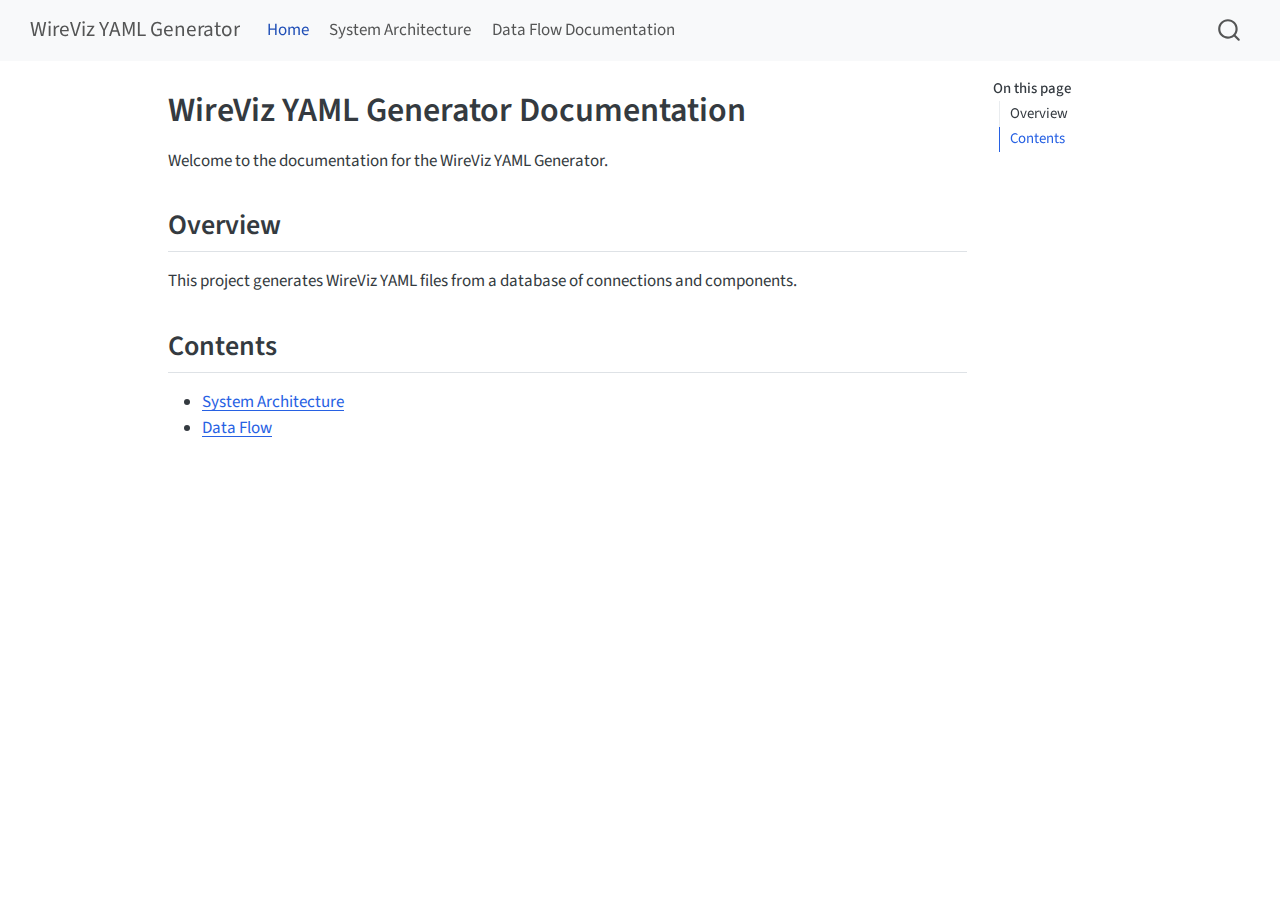
<file: index.html>
<!DOCTYPE html>
<html xmlns="http://www.w3.org/1999/xhtml" lang="en" xml:lang="en"><head>

<meta charset="utf-8">
<meta name="generator" content="quarto-1.8.27">

<meta name="viewport" content="width=device-width, initial-scale=1.0, user-scalable=yes">


<title>WireViz YAML Generator Documentation – WireViz YAML Generator</title>
<style>
code{white-space: pre-wrap;}
span.smallcaps{font-variant: small-caps;}
div.columns{display: flex; gap: min(4vw, 1.5em);}
div.column{flex: auto; overflow-x: auto;}
div.hanging-indent{margin-left: 1.5em; text-indent: -1.5em;}
ul.task-list{list-style: none;}
ul.task-list li input[type="checkbox"] {
  width: 0.8em;
  margin: 0 0.8em 0.2em -1em; /* quarto-specific, see https://github.com/quarto-dev/quarto-cli/issues/4556 */ 
  vertical-align: middle;
}
</style>


<script src="site_libs/quarto-nav/quarto-nav.js"></script>
<script src="site_libs/quarto-nav/headroom.min.js"></script>
<script src="site_libs/clipboard/clipboard.min.js"></script>
<script src="site_libs/quarto-search/autocomplete.umd.js"></script>
<script src="site_libs/quarto-search/fuse.min.js"></script>
<script src="site_libs/quarto-search/quarto-search.js"></script>
<meta name="quarto:offset" content="./">
<script src="site_libs/quarto-html/quarto.js" type="module"></script>
<script src="site_libs/quarto-html/tabsets/tabsets.js" type="module"></script>
<script src="site_libs/quarto-html/axe/axe-check.js" type="module"></script>
<script src="site_libs/quarto-html/popper.min.js"></script>
<script src="site_libs/quarto-html/tippy.umd.min.js"></script>
<script src="site_libs/quarto-html/anchor.min.js"></script>
<link href="site_libs/quarto-html/tippy.css" rel="stylesheet">
<link href="site_libs/quarto-html/quarto-syntax-highlighting-ed96de9b727972fe78a7b5d16c58bf87.css" rel="stylesheet" id="quarto-text-highlighting-styles">
<script src="site_libs/bootstrap/bootstrap.min.js"></script>
<link href="site_libs/bootstrap/bootstrap-icons.css" rel="stylesheet">
<link href="site_libs/bootstrap/bootstrap-355c415dd6b9922ddaf04a2341011fe1.min.css" rel="stylesheet" append-hash="true" id="quarto-bootstrap" data-mode="light">
<script id="quarto-search-options" type="application/json">{
  "location": "navbar",
  "copy-button": false,
  "collapse-after": 3,
  "panel-placement": "end",
  "type": "overlay",
  "limit": 50,
  "keyboard-shortcut": [
    "f",
    "/",
    "s"
  ],
  "show-item-context": false,
  "language": {
    "search-no-results-text": "No results",
    "search-matching-documents-text": "matching documents",
    "search-copy-link-title": "Copy link to search",
    "search-hide-matches-text": "Hide additional matches",
    "search-more-match-text": "more match in this document",
    "search-more-matches-text": "more matches in this document",
    "search-clear-button-title": "Clear",
    "search-text-placeholder": "",
    "search-detached-cancel-button-title": "Cancel",
    "search-submit-button-title": "Submit",
    "search-label": "Search"
  }
}</script>


<link rel="stylesheet" href="styles.css">
</head>

<body class="nav-fixed quarto-light">

<div id="quarto-search-results"></div>
  <header id="quarto-header" class="headroom fixed-top">
    <nav class="navbar navbar-expand-lg " data-bs-theme="dark">
      <div class="navbar-container container-fluid">
      <div class="navbar-brand-container mx-auto">
    <a class="navbar-brand" href="./index.html">
    <span class="navbar-title">WireViz YAML Generator</span>
    </a>
  </div>
            <div id="quarto-search" class="" title="Search"></div>
          <button class="navbar-toggler" type="button" data-bs-toggle="collapse" data-bs-target="#navbarCollapse" aria-controls="navbarCollapse" role="menu" aria-expanded="false" aria-label="Toggle navigation" onclick="if (window.quartoToggleHeadroom) { window.quartoToggleHeadroom(); }">
  <span class="navbar-toggler-icon"></span>
</button>
          <div class="collapse navbar-collapse" id="navbarCollapse">
            <ul class="navbar-nav navbar-nav-scroll me-auto">
  <li class="nav-item">
    <a class="nav-link active" href="./index.html" aria-current="page"> 
<span class="menu-text">Home</span></a>
  </li>  
  <li class="nav-item">
    <a class="nav-link" href="./system_architecture.html"> 
<span class="menu-text">System Architecture</span></a>
  </li>  
  <li class="nav-item">
    <a class="nav-link" href="./data_flow.html"> 
<span class="menu-text">Data Flow Documentation</span></a>
  </li>  
</ul>
          </div> <!-- /navcollapse -->
            <div class="quarto-navbar-tools">
</div>
      </div> <!-- /container-fluid -->
    </nav>
</header>
<!-- content -->
<div id="quarto-content" class="quarto-container page-columns page-rows-contents page-layout-article page-navbar">
<!-- sidebar -->
<!-- margin-sidebar -->
    <div id="quarto-margin-sidebar" class="sidebar margin-sidebar">
        <nav id="TOC" role="doc-toc" class="toc-active">
    <h2 id="toc-title">On this page</h2>
   
  <ul>
  <li><a href="#overview" id="toc-overview" class="nav-link active" data-scroll-target="#overview">Overview</a></li>
  <li><a href="#contents" id="toc-contents" class="nav-link" data-scroll-target="#contents">Contents</a></li>
  </ul>
</nav>
    </div>
<!-- main -->
<main class="content" id="quarto-document-content">

<header id="title-block-header" class="quarto-title-block default">
<div class="quarto-title">
<h1 class="title">WireViz YAML Generator Documentation</h1>
</div>



<div class="quarto-title-meta">

    
  
    
  </div>
  


</header>


<p>Welcome to the documentation for the WireViz YAML Generator.</p>
<section id="overview" class="level2">
<h2 class="anchored" data-anchor-id="overview">Overview</h2>
<p>This project generates WireViz YAML files from a database of connections and components.</p>
</section>
<section id="contents" class="level2">
<h2 class="anchored" data-anchor-id="contents">Contents</h2>
<ul>
<li><a href="./system_architecture.html">System Architecture</a></li>
<li><a href="./data_flow.html">Data Flow</a></li>
</ul>


</section>

</main> <!-- /main -->
<script id="quarto-html-after-body" type="application/javascript">
  window.document.addEventListener("DOMContentLoaded", function (event) {
    const icon = "";
    const anchorJS = new window.AnchorJS();
    anchorJS.options = {
      placement: 'right',
      icon: icon
    };
    anchorJS.add('.anchored');
    const isCodeAnnotation = (el) => {
      for (const clz of el.classList) {
        if (clz.startsWith('code-annotation-')) {                     
          return true;
        }
      }
      return false;
    }
    const onCopySuccess = function(e) {
      // button target
      const button = e.trigger;
      // don't keep focus
      button.blur();
      // flash "checked"
      button.classList.add('code-copy-button-checked');
      var currentTitle = button.getAttribute("title");
      button.setAttribute("title", "Copied!");
      let tooltip;
      if (window.bootstrap) {
        button.setAttribute("data-bs-toggle", "tooltip");
        button.setAttribute("data-bs-placement", "left");
        button.setAttribute("data-bs-title", "Copied!");
        tooltip = new bootstrap.Tooltip(button, 
          { trigger: "manual", 
            customClass: "code-copy-button-tooltip",
            offset: [0, -8]});
        tooltip.show();    
      }
      setTimeout(function() {
        if (tooltip) {
          tooltip.hide();
          button.removeAttribute("data-bs-title");
          button.removeAttribute("data-bs-toggle");
          button.removeAttribute("data-bs-placement");
        }
        button.setAttribute("title", currentTitle);
        button.classList.remove('code-copy-button-checked');
      }, 1000);
      // clear code selection
      e.clearSelection();
    }
    const getTextToCopy = function(trigger) {
      const outerScaffold = trigger.parentElement.cloneNode(true);
      const codeEl = outerScaffold.querySelector('code');
      for (const childEl of codeEl.children) {
        if (isCodeAnnotation(childEl)) {
          childEl.remove();
        }
      }
      return codeEl.innerText;
    }
    const clipboard = new window.ClipboardJS('.code-copy-button:not([data-in-quarto-modal])', {
      text: getTextToCopy
    });
    clipboard.on('success', onCopySuccess);
    if (window.document.getElementById('quarto-embedded-source-code-modal')) {
      const clipboardModal = new window.ClipboardJS('.code-copy-button[data-in-quarto-modal]', {
        text: getTextToCopy,
        container: window.document.getElementById('quarto-embedded-source-code-modal')
      });
      clipboardModal.on('success', onCopySuccess);
    }
      var localhostRegex = new RegExp(/^(?:http|https):\/\/localhost\:?[0-9]*\//);
      var mailtoRegex = new RegExp(/^mailto:/);
        var filterRegex = new RegExp("https:\/\/OleJBondahl\.github\.io\/wireviz_yaml_generator\/");
      var isInternal = (href) => {
          return filterRegex.test(href) || localhostRegex.test(href) || mailtoRegex.test(href);
      }
      // Inspect non-navigation links and adorn them if external
     var links = window.document.querySelectorAll('a[href]:not(.nav-link):not(.navbar-brand):not(.toc-action):not(.sidebar-link):not(.sidebar-item-toggle):not(.pagination-link):not(.no-external):not([aria-hidden]):not(.dropdown-item):not(.quarto-navigation-tool):not(.about-link)');
      for (var i=0; i<links.length; i++) {
        const link = links[i];
        if (!isInternal(link.href)) {
          // undo the damage that might have been done by quarto-nav.js in the case of
          // links that we want to consider external
          if (link.dataset.originalHref !== undefined) {
            link.href = link.dataset.originalHref;
          }
        }
      }
    function tippyHover(el, contentFn, onTriggerFn, onUntriggerFn) {
      const config = {
        allowHTML: true,
        maxWidth: 500,
        delay: 100,
        arrow: false,
        appendTo: function(el) {
            return el.parentElement;
        },
        interactive: true,
        interactiveBorder: 10,
        theme: 'quarto',
        placement: 'bottom-start',
      };
      if (contentFn) {
        config.content = contentFn;
      }
      if (onTriggerFn) {
        config.onTrigger = onTriggerFn;
      }
      if (onUntriggerFn) {
        config.onUntrigger = onUntriggerFn;
      }
      window.tippy(el, config); 
    }
    const noterefs = window.document.querySelectorAll('a[role="doc-noteref"]');
    for (var i=0; i<noterefs.length; i++) {
      const ref = noterefs[i];
      tippyHover(ref, function() {
        // use id or data attribute instead here
        let href = ref.getAttribute('data-footnote-href') || ref.getAttribute('href');
        try { href = new URL(href).hash; } catch {}
        const id = href.replace(/^#\/?/, "");
        const note = window.document.getElementById(id);
        if (note) {
          return note.innerHTML;
        } else {
          return "";
        }
      });
    }
    const xrefs = window.document.querySelectorAll('a.quarto-xref');
    const processXRef = (id, note) => {
      // Strip column container classes
      const stripColumnClz = (el) => {
        el.classList.remove("page-full", "page-columns");
        if (el.children) {
          for (const child of el.children) {
            stripColumnClz(child);
          }
        }
      }
      stripColumnClz(note)
      if (id === null || id.startsWith('sec-')) {
        // Special case sections, only their first couple elements
        const container = document.createElement("div");
        if (note.children && note.children.length > 2) {
          container.appendChild(note.children[0].cloneNode(true));
          for (let i = 1; i < note.children.length; i++) {
            const child = note.children[i];
            if (child.tagName === "P" && child.innerText === "") {
              continue;
            } else {
              container.appendChild(child.cloneNode(true));
              break;
            }
          }
          if (window.Quarto?.typesetMath) {
            window.Quarto.typesetMath(container);
          }
          return container.innerHTML
        } else {
          if (window.Quarto?.typesetMath) {
            window.Quarto.typesetMath(note);
          }
          return note.innerHTML;
        }
      } else {
        // Remove any anchor links if they are present
        const anchorLink = note.querySelector('a.anchorjs-link');
        if (anchorLink) {
          anchorLink.remove();
        }
        if (window.Quarto?.typesetMath) {
          window.Quarto.typesetMath(note);
        }
        if (note.classList.contains("callout")) {
          return note.outerHTML;
        } else {
          return note.innerHTML;
        }
      }
    }
    for (var i=0; i<xrefs.length; i++) {
      const xref = xrefs[i];
      tippyHover(xref, undefined, function(instance) {
        instance.disable();
        let url = xref.getAttribute('href');
        let hash = undefined; 
        if (url.startsWith('#')) {
          hash = url;
        } else {
          try { hash = new URL(url).hash; } catch {}
        }
        if (hash) {
          const id = hash.replace(/^#\/?/, "");
          const note = window.document.getElementById(id);
          if (note !== null) {
            try {
              const html = processXRef(id, note.cloneNode(true));
              instance.setContent(html);
            } finally {
              instance.enable();
              instance.show();
            }
          } else {
            // See if we can fetch this
            fetch(url.split('#')[0])
            .then(res => res.text())
            .then(html => {
              const parser = new DOMParser();
              const htmlDoc = parser.parseFromString(html, "text/html");
              const note = htmlDoc.getElementById(id);
              if (note !== null) {
                const html = processXRef(id, note);
                instance.setContent(html);
              } 
            }).finally(() => {
              instance.enable();
              instance.show();
            });
          }
        } else {
          // See if we can fetch a full url (with no hash to target)
          // This is a special case and we should probably do some content thinning / targeting
          fetch(url)
          .then(res => res.text())
          .then(html => {
            const parser = new DOMParser();
            const htmlDoc = parser.parseFromString(html, "text/html");
            const note = htmlDoc.querySelector('main.content');
            if (note !== null) {
              // This should only happen for chapter cross references
              // (since there is no id in the URL)
              // remove the first header
              if (note.children.length > 0 && note.children[0].tagName === "HEADER") {
                note.children[0].remove();
              }
              const html = processXRef(null, note);
              instance.setContent(html);
            } 
          }).finally(() => {
            instance.enable();
            instance.show();
          });
        }
      }, function(instance) {
      });
    }
        let selectedAnnoteEl;
        const selectorForAnnotation = ( cell, annotation) => {
          let cellAttr = 'data-code-cell="' + cell + '"';
          let lineAttr = 'data-code-annotation="' +  annotation + '"';
          const selector = 'span[' + cellAttr + '][' + lineAttr + ']';
          return selector;
        }
        const selectCodeLines = (annoteEl) => {
          const doc = window.document;
          const targetCell = annoteEl.getAttribute("data-target-cell");
          const targetAnnotation = annoteEl.getAttribute("data-target-annotation");
          const annoteSpan = window.document.querySelector(selectorForAnnotation(targetCell, targetAnnotation));
          const lines = annoteSpan.getAttribute("data-code-lines").split(",");
          const lineIds = lines.map((line) => {
            return targetCell + "-" + line;
          })
          let top = null;
          let height = null;
          let parent = null;
          if (lineIds.length > 0) {
              //compute the position of the single el (top and bottom and make a div)
              const el = window.document.getElementById(lineIds[0]);
              top = el.offsetTop;
              height = el.offsetHeight;
              parent = el.parentElement.parentElement;
            if (lineIds.length > 1) {
              const lastEl = window.document.getElementById(lineIds[lineIds.length - 1]);
              const bottom = lastEl.offsetTop + lastEl.offsetHeight;
              height = bottom - top;
            }
            if (top !== null && height !== null && parent !== null) {
              // cook up a div (if necessary) and position it 
              let div = window.document.getElementById("code-annotation-line-highlight");
              if (div === null) {
                div = window.document.createElement("div");
                div.setAttribute("id", "code-annotation-line-highlight");
                div.style.position = 'absolute';
                parent.appendChild(div);
              }
              div.style.top = top - 2 + "px";
              div.style.height = height + 4 + "px";
              div.style.left = 0;
              let gutterDiv = window.document.getElementById("code-annotation-line-highlight-gutter");
              if (gutterDiv === null) {
                gutterDiv = window.document.createElement("div");
                gutterDiv.setAttribute("id", "code-annotation-line-highlight-gutter");
                gutterDiv.style.position = 'absolute';
                const codeCell = window.document.getElementById(targetCell);
                const gutter = codeCell.querySelector('.code-annotation-gutter');
                gutter.appendChild(gutterDiv);
              }
              gutterDiv.style.top = top - 2 + "px";
              gutterDiv.style.height = height + 4 + "px";
            }
            selectedAnnoteEl = annoteEl;
          }
        };
        const unselectCodeLines = () => {
          const elementsIds = ["code-annotation-line-highlight", "code-annotation-line-highlight-gutter"];
          elementsIds.forEach((elId) => {
            const div = window.document.getElementById(elId);
            if (div) {
              div.remove();
            }
          });
          selectedAnnoteEl = undefined;
        };
          // Handle positioning of the toggle
      window.addEventListener(
        "resize",
        throttle(() => {
          elRect = undefined;
          if (selectedAnnoteEl) {
            selectCodeLines(selectedAnnoteEl);
          }
        }, 10)
      );
      function throttle(fn, ms) {
      let throttle = false;
      let timer;
        return (...args) => {
          if(!throttle) { // first call gets through
              fn.apply(this, args);
              throttle = true;
          } else { // all the others get throttled
              if(timer) clearTimeout(timer); // cancel #2
              timer = setTimeout(() => {
                fn.apply(this, args);
                timer = throttle = false;
              }, ms);
          }
        };
      }
        // Attach click handler to the DT
        const annoteDls = window.document.querySelectorAll('dt[data-target-cell]');
        for (const annoteDlNode of annoteDls) {
          annoteDlNode.addEventListener('click', (event) => {
            const clickedEl = event.target;
            if (clickedEl !== selectedAnnoteEl) {
              unselectCodeLines();
              const activeEl = window.document.querySelector('dt[data-target-cell].code-annotation-active');
              if (activeEl) {
                activeEl.classList.remove('code-annotation-active');
              }
              selectCodeLines(clickedEl);
              clickedEl.classList.add('code-annotation-active');
            } else {
              // Unselect the line
              unselectCodeLines();
              clickedEl.classList.remove('code-annotation-active');
            }
          });
        }
    const findCites = (el) => {
      const parentEl = el.parentElement;
      if (parentEl) {
        const cites = parentEl.dataset.cites;
        if (cites) {
          return {
            el,
            cites: cites.split(' ')
          };
        } else {
          return findCites(el.parentElement)
        }
      } else {
        return undefined;
      }
    };
    var bibliorefs = window.document.querySelectorAll('a[role="doc-biblioref"]');
    for (var i=0; i<bibliorefs.length; i++) {
      const ref = bibliorefs[i];
      const citeInfo = findCites(ref);
      if (citeInfo) {
        tippyHover(citeInfo.el, function() {
          var popup = window.document.createElement('div');
          citeInfo.cites.forEach(function(cite) {
            var citeDiv = window.document.createElement('div');
            citeDiv.classList.add('hanging-indent');
            citeDiv.classList.add('csl-entry');
            var biblioDiv = window.document.getElementById('ref-' + cite);
            if (biblioDiv) {
              citeDiv.innerHTML = biblioDiv.innerHTML;
            }
            popup.appendChild(citeDiv);
          });
          return popup.innerHTML;
        });
      }
    }
  });
  </script>
</div> <!-- /content -->




</body></html>
</file>
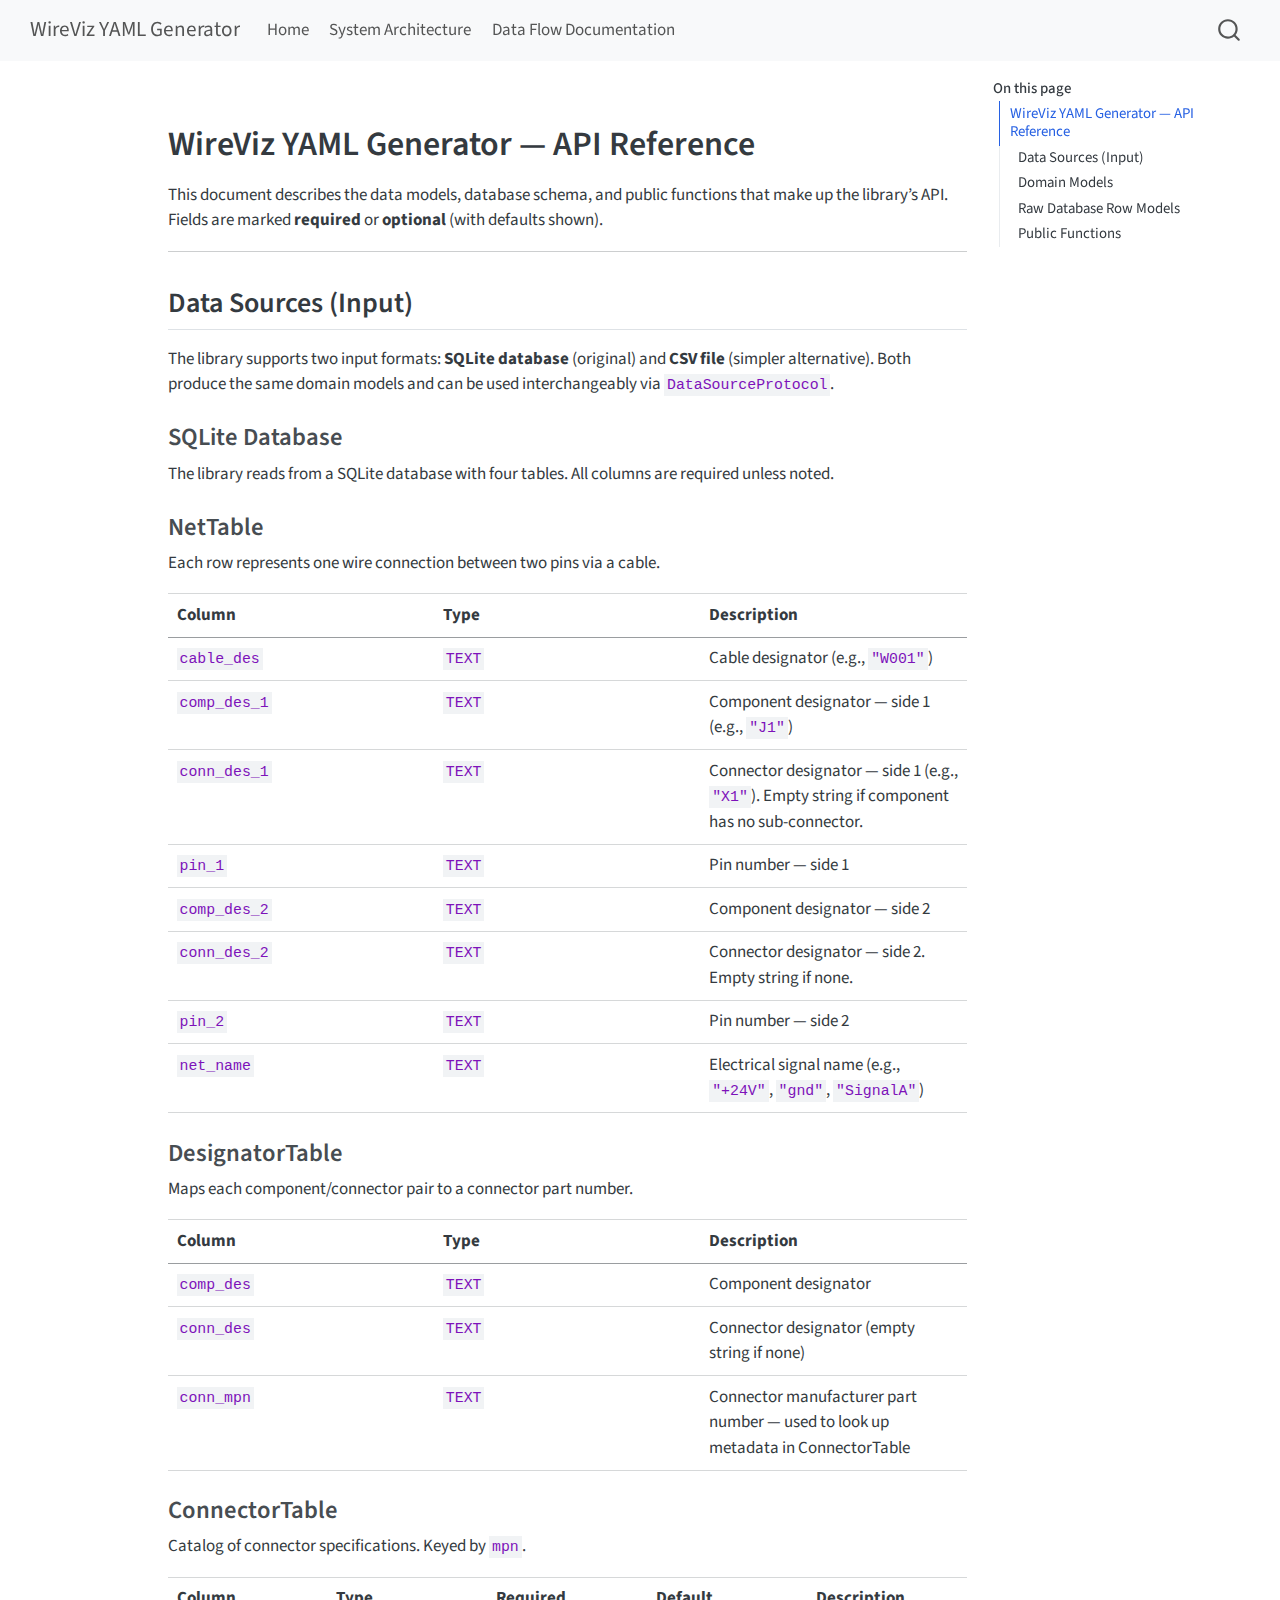
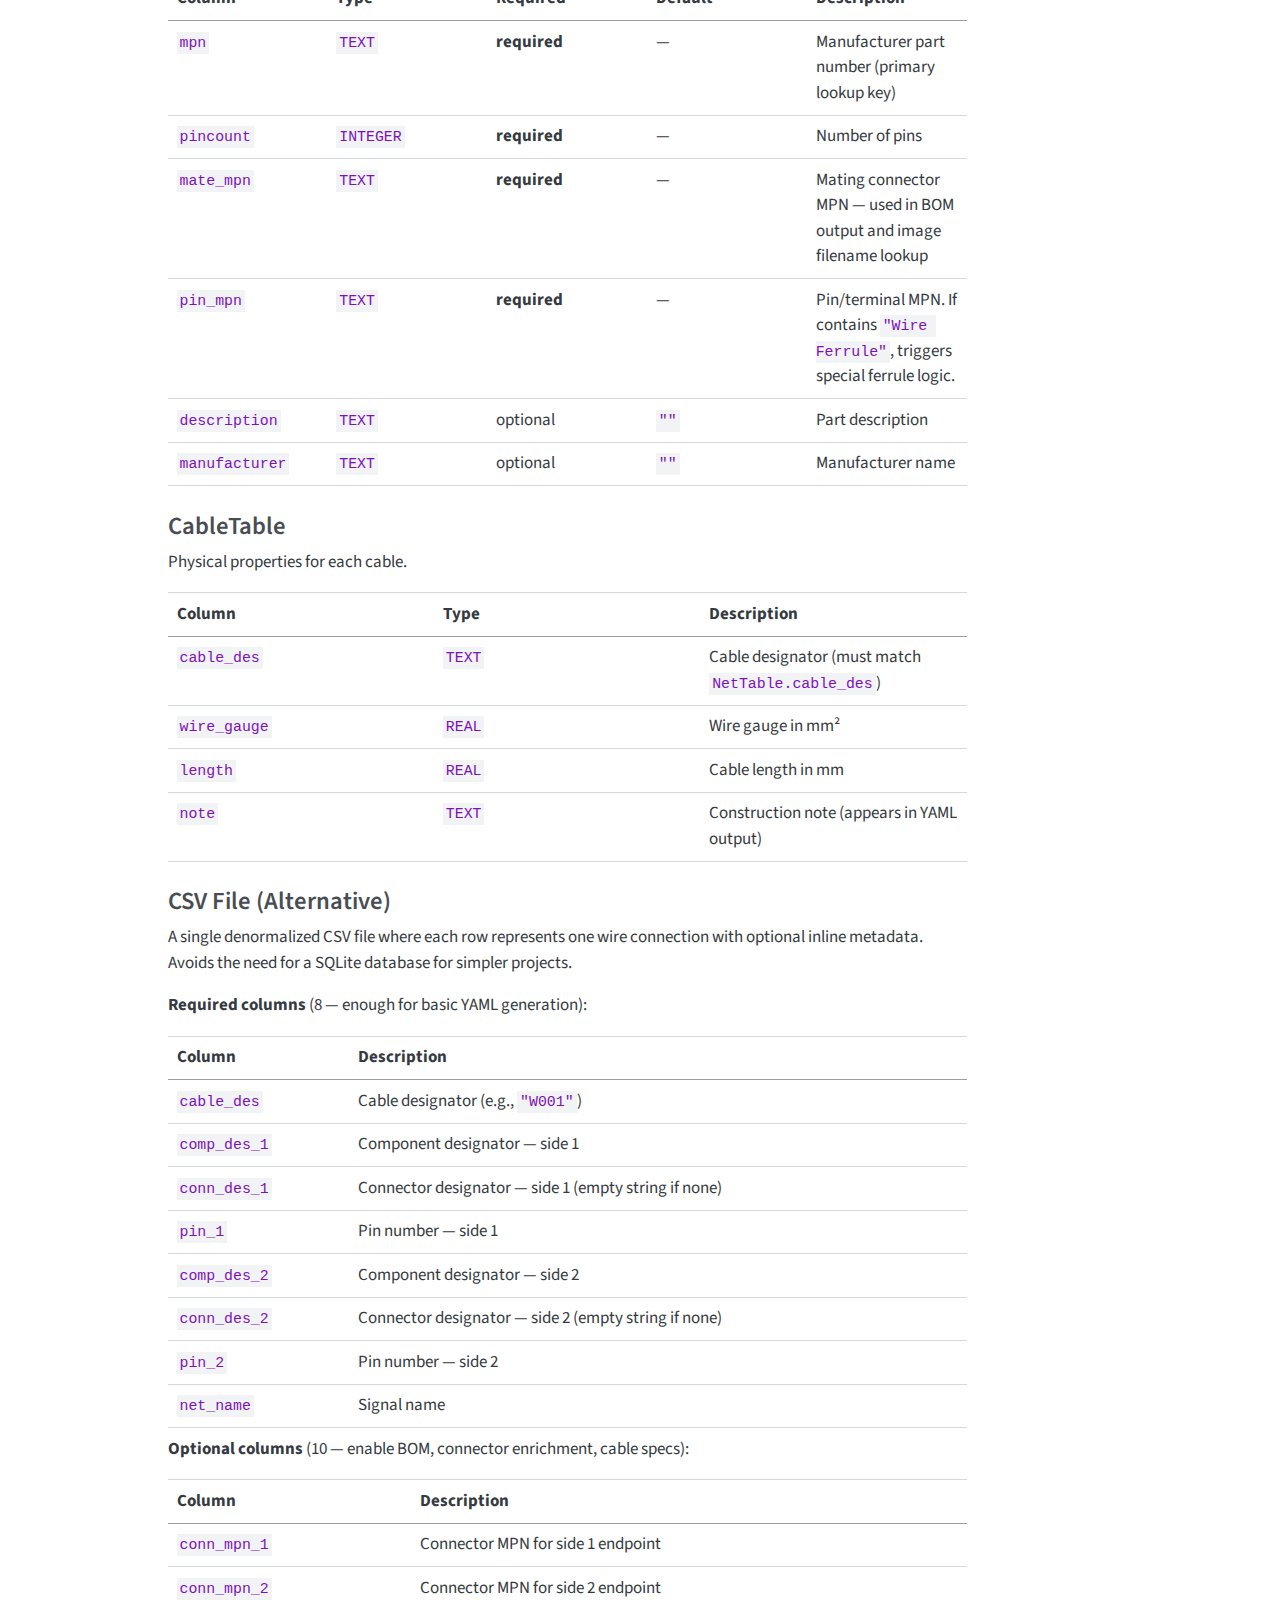
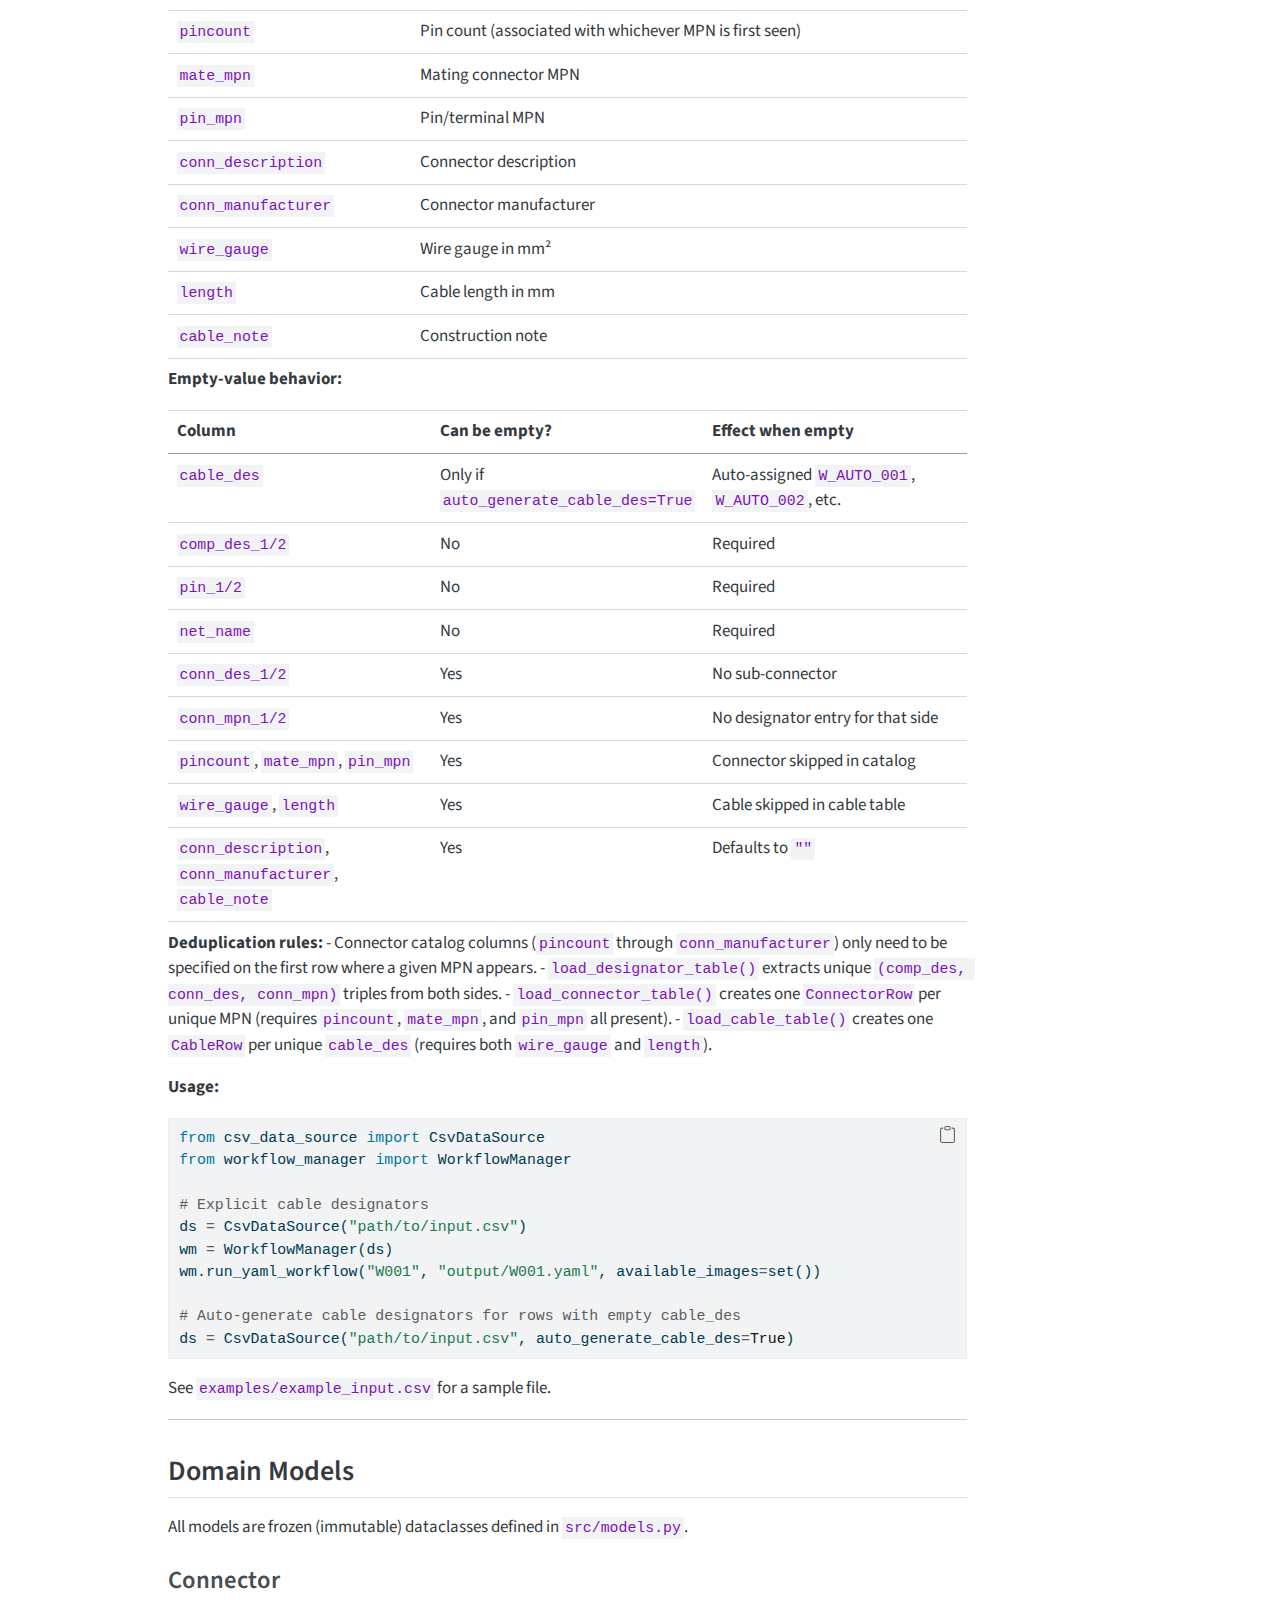
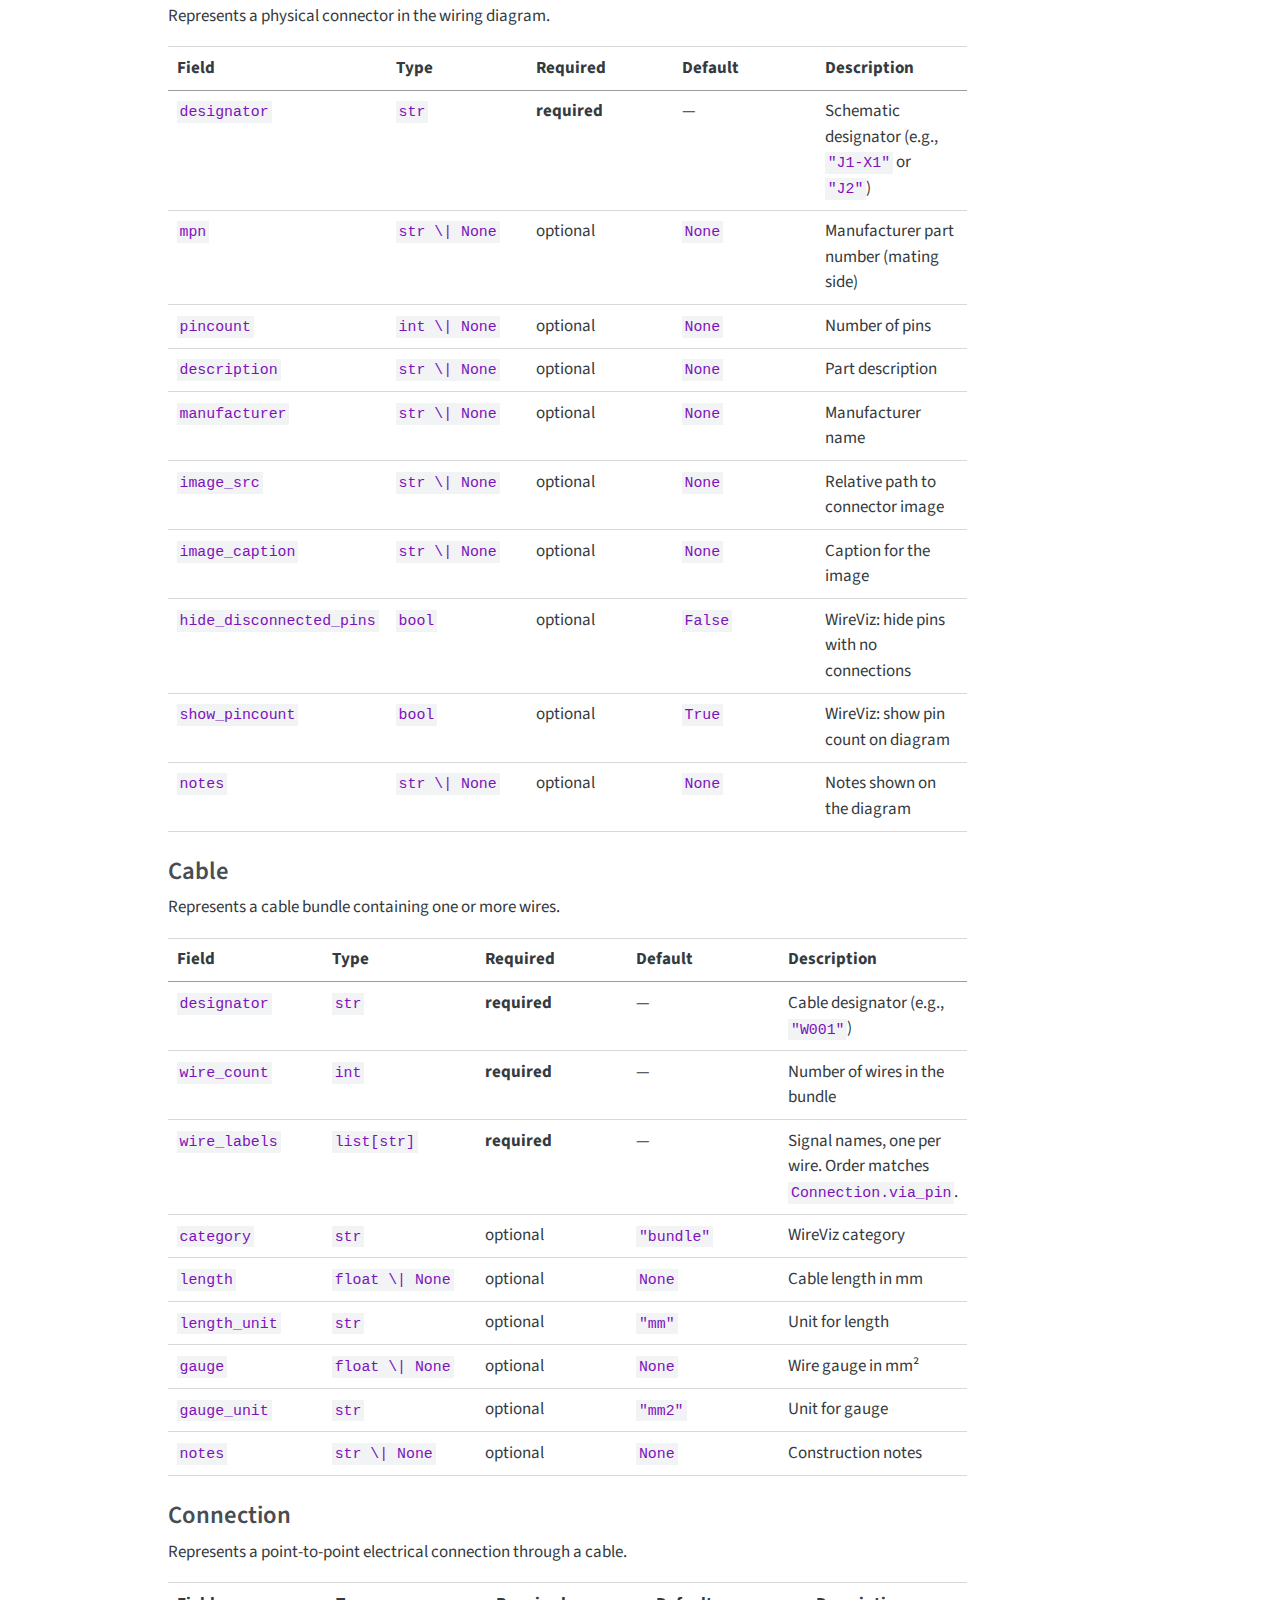
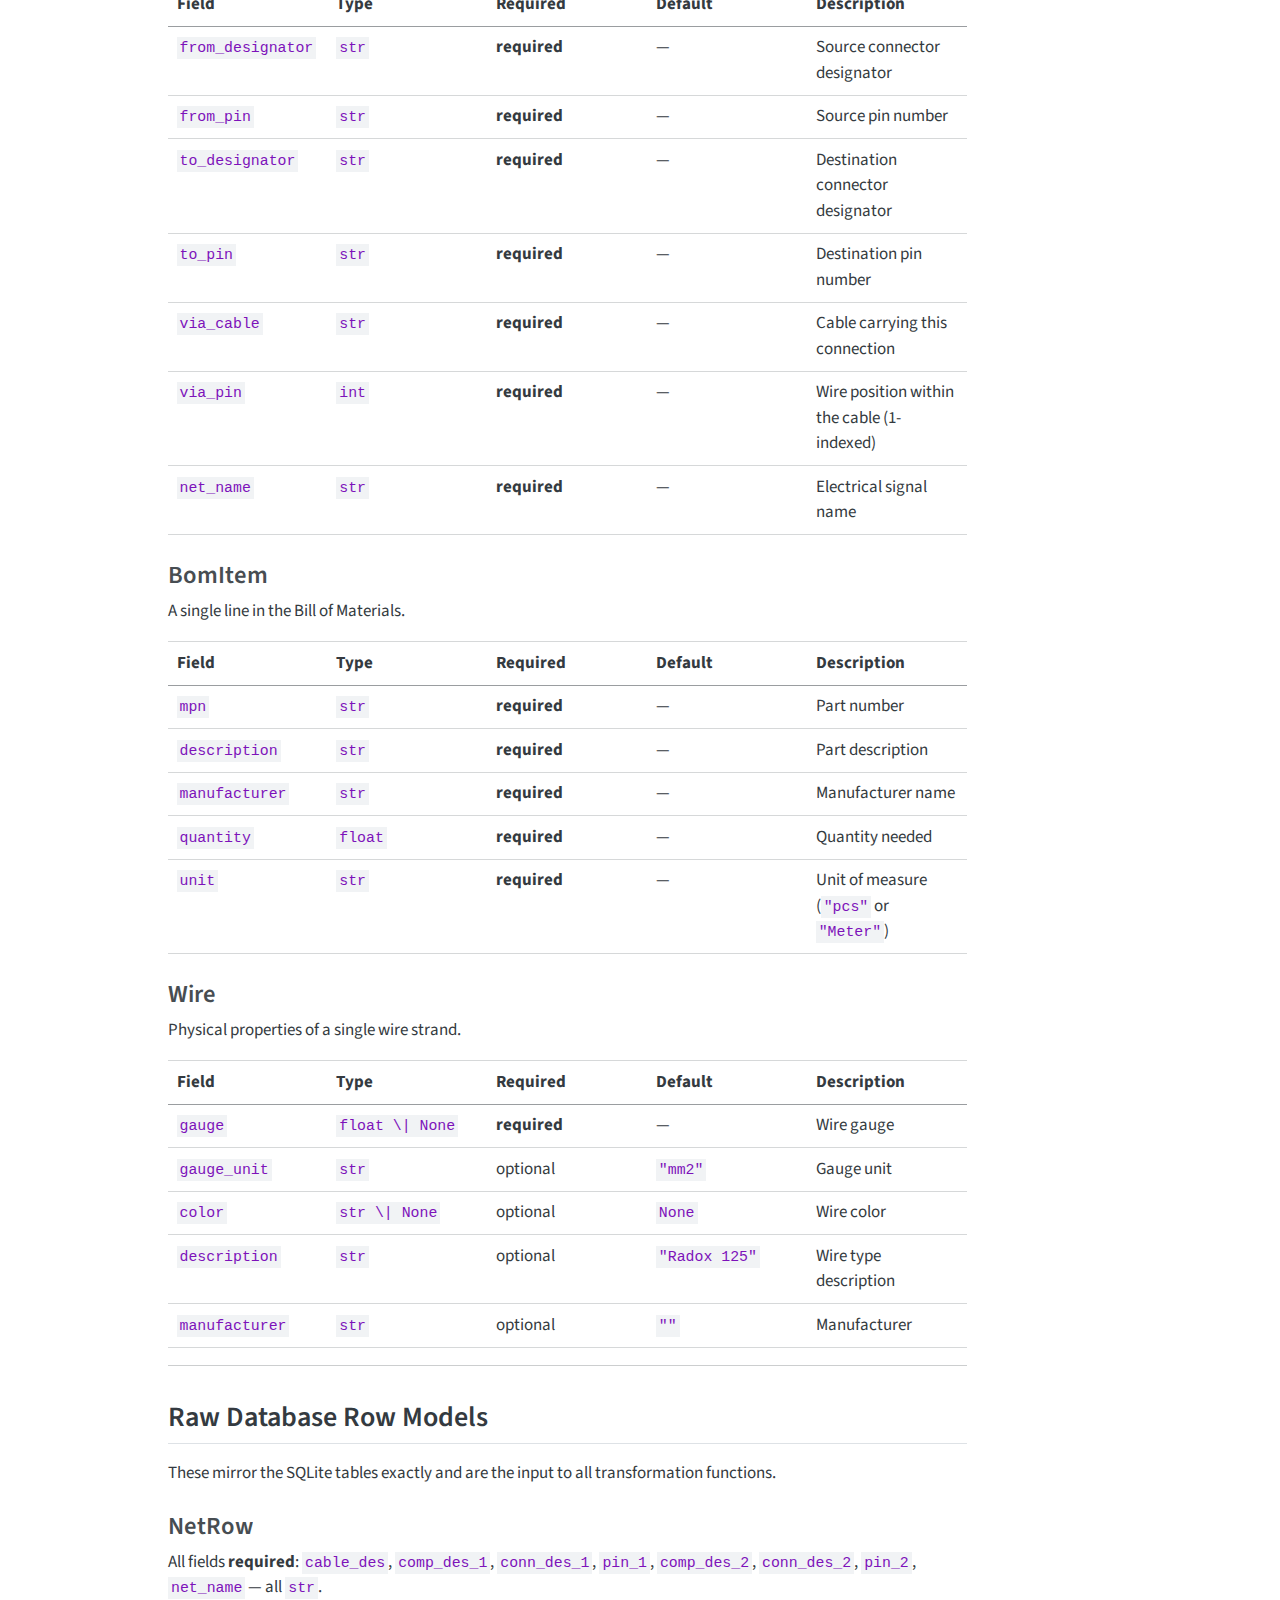
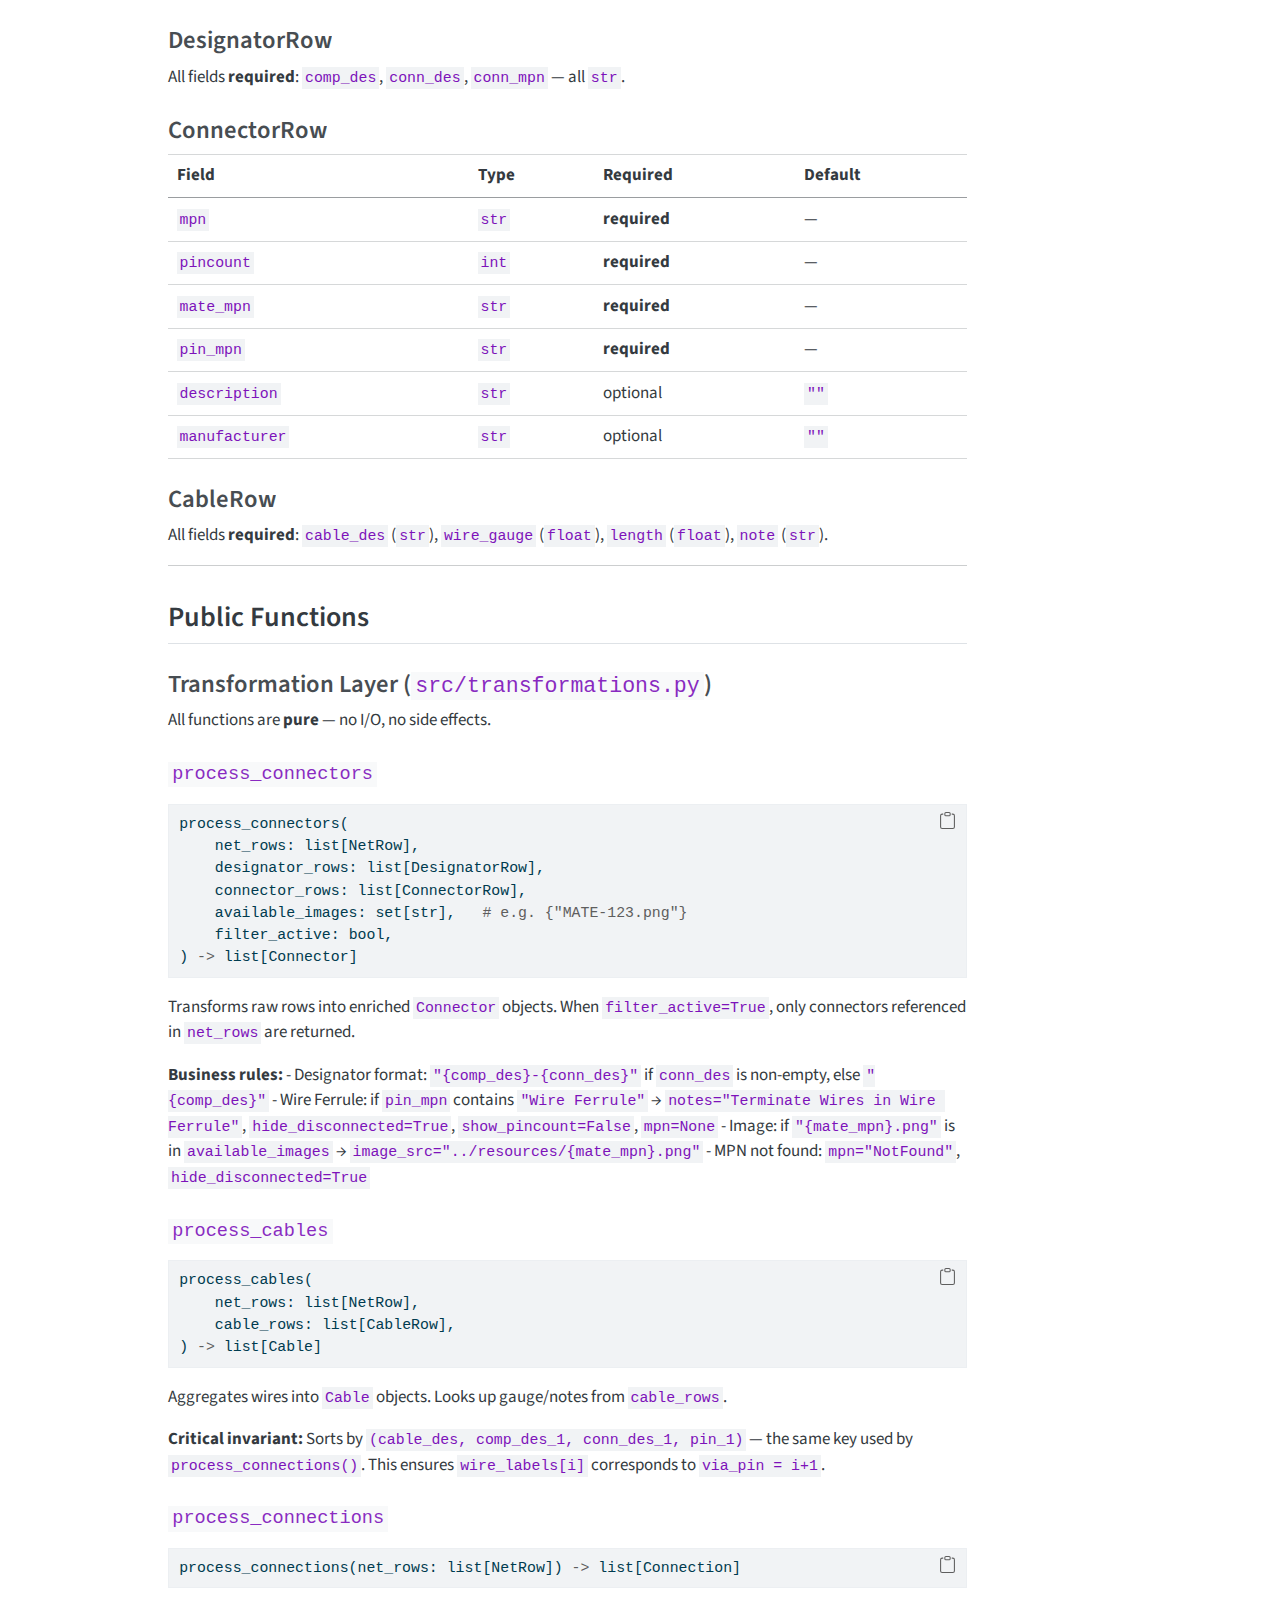
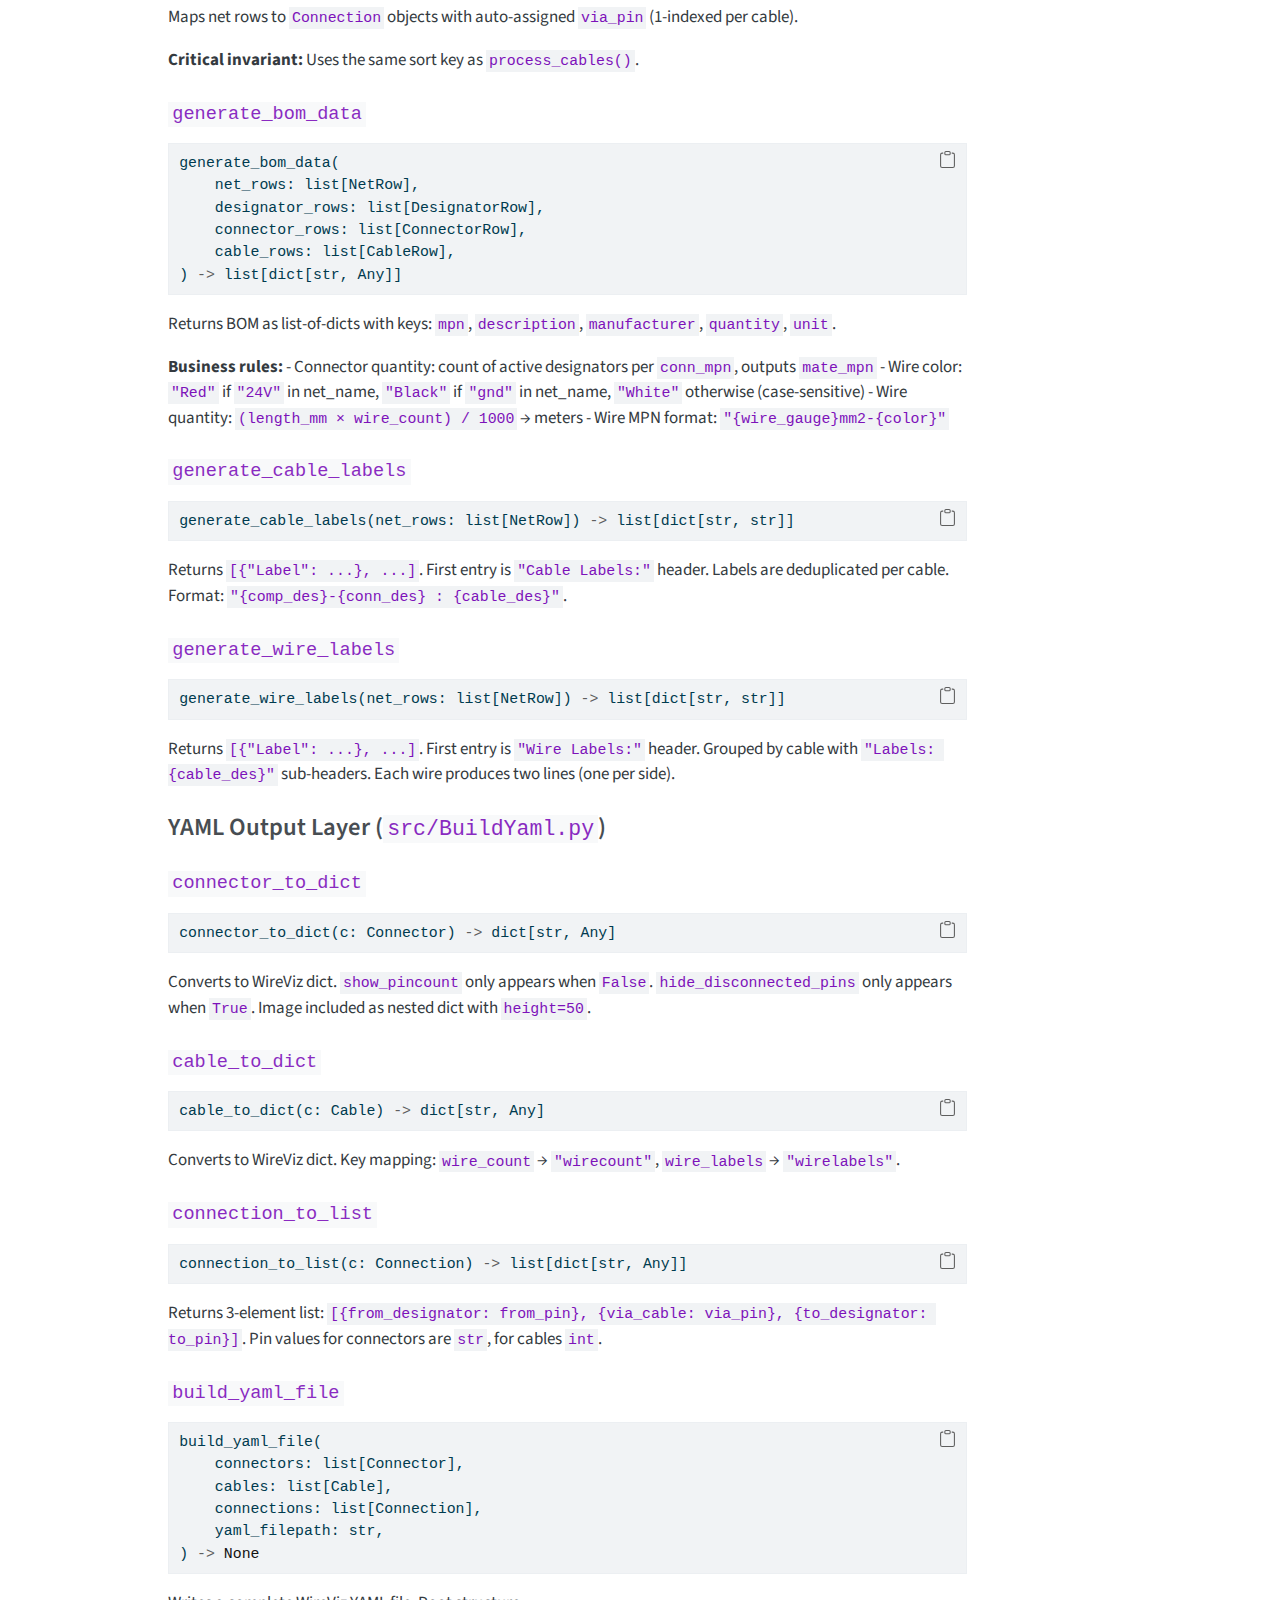
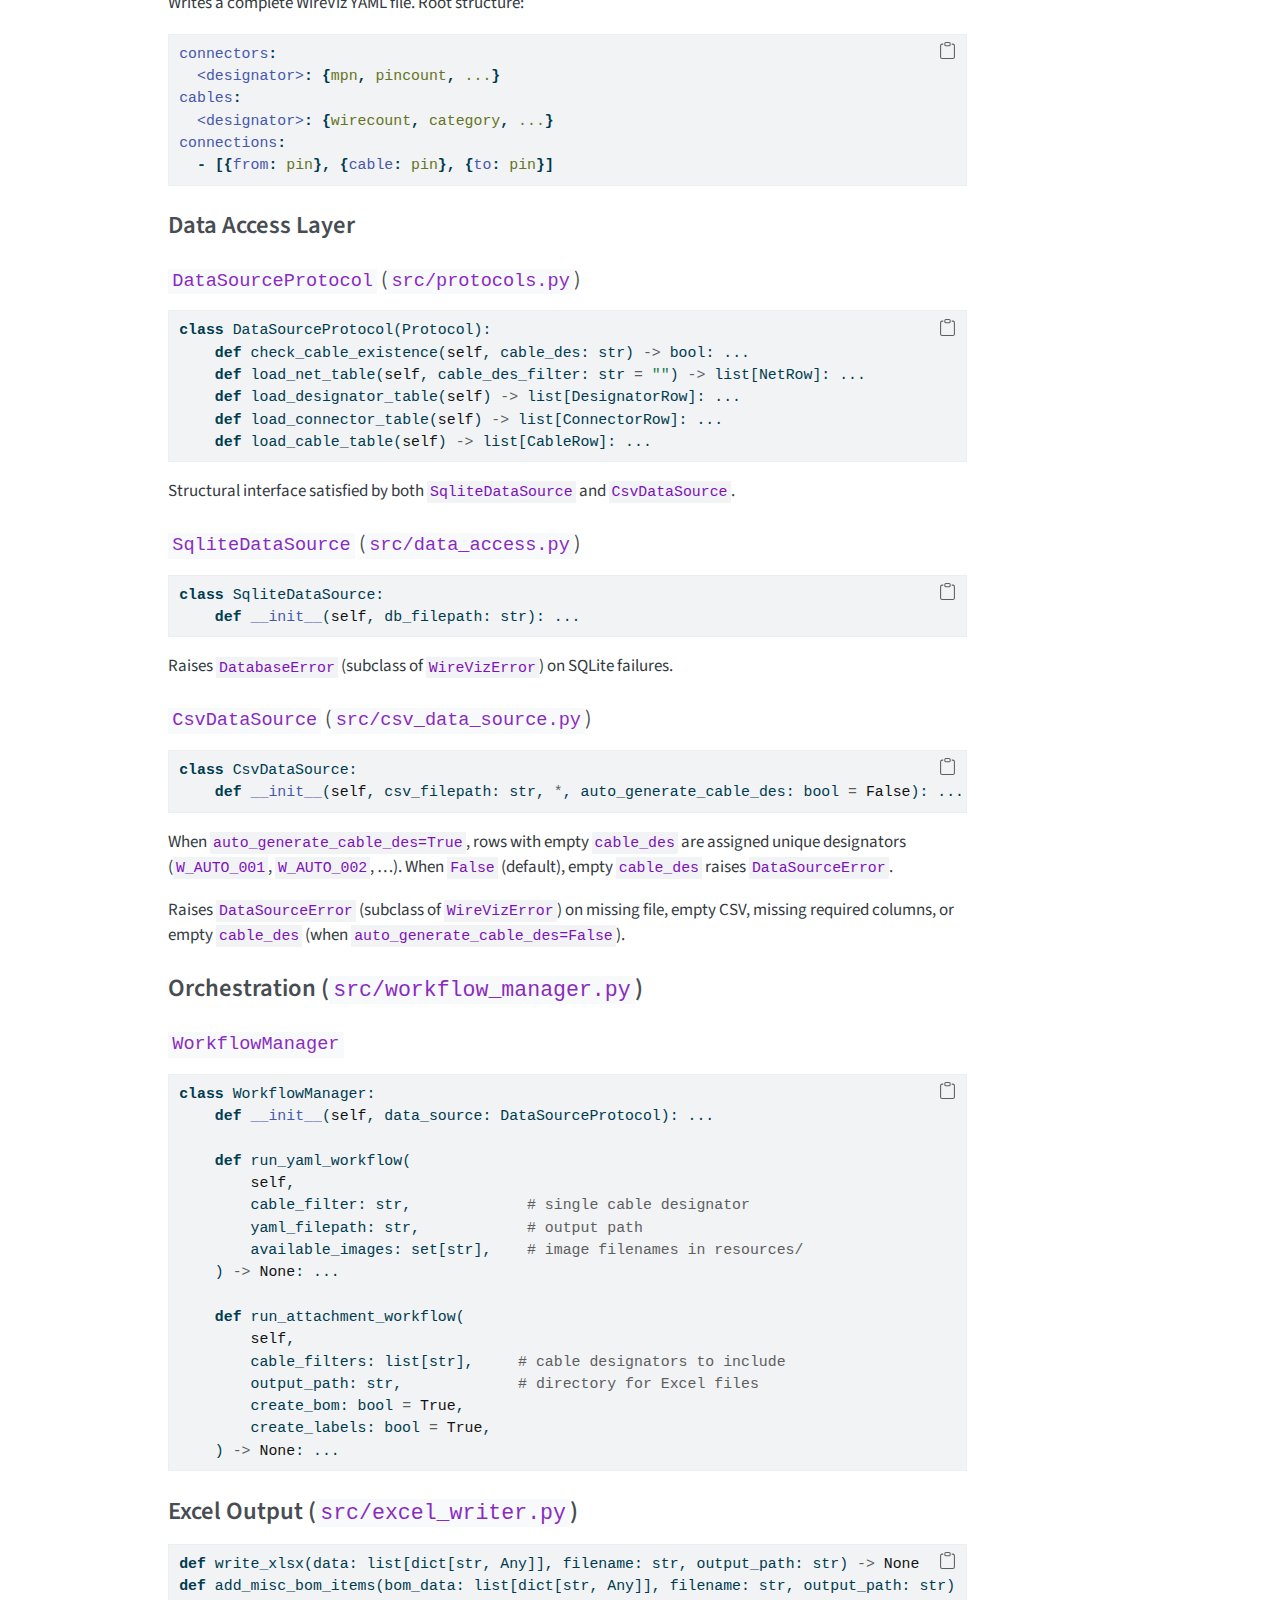
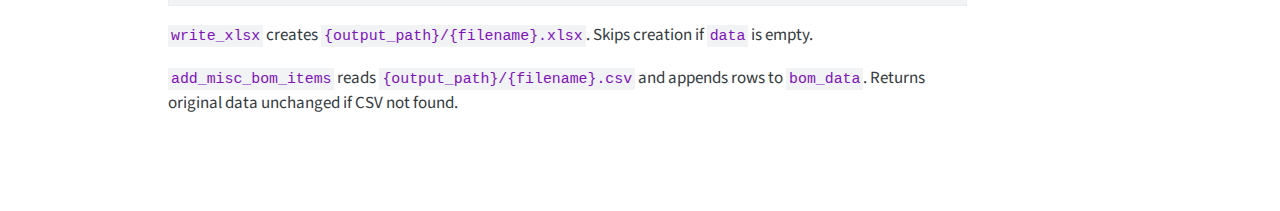
<file: API.html>
<!DOCTYPE html>
<html xmlns="http://www.w3.org/1999/xhtml" lang="en" xml:lang="en"><head>

<meta charset="utf-8">
<meta name="generator" content="quarto-1.8.27">

<meta name="viewport" content="width=device-width, initial-scale=1.0, user-scalable=yes">


<title>api – WireViz YAML Generator</title>
<style>
code{white-space: pre-wrap;}
span.smallcaps{font-variant: small-caps;}
div.columns{display: flex; gap: min(4vw, 1.5em);}
div.column{flex: auto; overflow-x: auto;}
div.hanging-indent{margin-left: 1.5em; text-indent: -1.5em;}
ul.task-list{list-style: none;}
ul.task-list li input[type="checkbox"] {
  width: 0.8em;
  margin: 0 0.8em 0.2em -1em; /* quarto-specific, see https://github.com/quarto-dev/quarto-cli/issues/4556 */ 
  vertical-align: middle;
}
/* CSS for syntax highlighting */
html { -webkit-text-size-adjust: 100%; }
pre > code.sourceCode { white-space: pre; position: relative; }
pre > code.sourceCode > span { display: inline-block; line-height: 1.25; }
pre > code.sourceCode > span:empty { height: 1.2em; }
.sourceCode { overflow: visible; }
code.sourceCode > span { color: inherit; text-decoration: inherit; }
div.sourceCode { margin: 1em 0; }
pre.sourceCode { margin: 0; }
@media screen {
div.sourceCode { overflow: auto; }
}
@media print {
pre > code.sourceCode { white-space: pre-wrap; }
pre > code.sourceCode > span { text-indent: -5em; padding-left: 5em; }
}
pre.numberSource code
  { counter-reset: source-line 0; }
pre.numberSource code > span
  { position: relative; left: -4em; counter-increment: source-line; }
pre.numberSource code > span > a:first-child::before
  { content: counter(source-line);
    position: relative; left: -1em; text-align: right; vertical-align: baseline;
    border: none; display: inline-block;
    -webkit-touch-callout: none; -webkit-user-select: none;
    -khtml-user-select: none; -moz-user-select: none;
    -ms-user-select: none; user-select: none;
    padding: 0 4px; width: 4em;
  }
pre.numberSource { margin-left: 3em;  padding-left: 4px; }
div.sourceCode
  {   }
@media screen {
pre > code.sourceCode > span > a:first-child::before { text-decoration: underline; }
}
</style>


<script src="site_libs/quarto-nav/quarto-nav.js"></script>
<script src="site_libs/quarto-nav/headroom.min.js"></script>
<script src="site_libs/clipboard/clipboard.min.js"></script>
<script src="site_libs/quarto-search/autocomplete.umd.js"></script>
<script src="site_libs/quarto-search/fuse.min.js"></script>
<script src="site_libs/quarto-search/quarto-search.js"></script>
<meta name="quarto:offset" content="./">
<script src="site_libs/quarto-html/quarto.js" type="module"></script>
<script src="site_libs/quarto-html/tabsets/tabsets.js" type="module"></script>
<script src="site_libs/quarto-html/axe/axe-check.js" type="module"></script>
<script src="site_libs/quarto-html/popper.min.js"></script>
<script src="site_libs/quarto-html/tippy.umd.min.js"></script>
<script src="site_libs/quarto-html/anchor.min.js"></script>
<link href="site_libs/quarto-html/tippy.css" rel="stylesheet">
<link href="site_libs/quarto-html/quarto-syntax-highlighting-ed96de9b727972fe78a7b5d16c58bf87.css" rel="stylesheet" id="quarto-text-highlighting-styles">
<script src="site_libs/bootstrap/bootstrap.min.js"></script>
<link href="site_libs/bootstrap/bootstrap-icons.css" rel="stylesheet">
<link href="site_libs/bootstrap/bootstrap-355c415dd6b9922ddaf04a2341011fe1.min.css" rel="stylesheet" append-hash="true" id="quarto-bootstrap" data-mode="light">
<script id="quarto-search-options" type="application/json">{
  "location": "navbar",
  "copy-button": false,
  "collapse-after": 3,
  "panel-placement": "end",
  "type": "overlay",
  "limit": 50,
  "keyboard-shortcut": [
    "f",
    "/",
    "s"
  ],
  "show-item-context": false,
  "language": {
    "search-no-results-text": "No results",
    "search-matching-documents-text": "matching documents",
    "search-copy-link-title": "Copy link to search",
    "search-hide-matches-text": "Hide additional matches",
    "search-more-match-text": "more match in this document",
    "search-more-matches-text": "more matches in this document",
    "search-clear-button-title": "Clear",
    "search-text-placeholder": "",
    "search-detached-cancel-button-title": "Cancel",
    "search-submit-button-title": "Submit",
    "search-label": "Search"
  }
}</script>


<link rel="stylesheet" href="styles.css">
</head>

<body class="nav-fixed quarto-light">

<div id="quarto-search-results"></div>
  <header id="quarto-header" class="headroom fixed-top">
    <nav class="navbar navbar-expand-lg " data-bs-theme="dark">
      <div class="navbar-container container-fluid">
      <div class="navbar-brand-container mx-auto">
    <a class="navbar-brand" href="./index.html">
    <span class="navbar-title">WireViz YAML Generator</span>
    </a>
  </div>
            <div id="quarto-search" class="" title="Search"></div>
          <button class="navbar-toggler" type="button" data-bs-toggle="collapse" data-bs-target="#navbarCollapse" aria-controls="navbarCollapse" role="menu" aria-expanded="false" aria-label="Toggle navigation" onclick="if (window.quartoToggleHeadroom) { window.quartoToggleHeadroom(); }">
  <span class="navbar-toggler-icon"></span>
</button>
          <div class="collapse navbar-collapse" id="navbarCollapse">
            <ul class="navbar-nav navbar-nav-scroll me-auto">
  <li class="nav-item">
    <a class="nav-link" href="./index.html"> 
<span class="menu-text">Home</span></a>
  </li>  
  <li class="nav-item">
    <a class="nav-link" href="./system_architecture.html"> 
<span class="menu-text">System Architecture</span></a>
  </li>  
  <li class="nav-item">
    <a class="nav-link" href="./data_flow.html"> 
<span class="menu-text">Data Flow Documentation</span></a>
  </li>  
</ul>
          </div> <!-- /navcollapse -->
            <div class="quarto-navbar-tools">
</div>
      </div> <!-- /container-fluid -->
    </nav>
</header>
<!-- content -->
<div id="quarto-content" class="quarto-container page-columns page-rows-contents page-layout-article page-navbar">
<!-- sidebar -->
<!-- margin-sidebar -->
    <div id="quarto-margin-sidebar" class="sidebar margin-sidebar">
        <nav id="TOC" role="doc-toc" class="toc-active">
    <h2 id="toc-title">On this page</h2>
   
  <ul>
  <li><a href="#wireviz-yaml-generator-api-reference" id="toc-wireviz-yaml-generator-api-reference" class="nav-link active" data-scroll-target="#wireviz-yaml-generator-api-reference">WireViz YAML Generator — API Reference</a>
  <ul class="collapse">
  <li><a href="#data-sources-input" id="toc-data-sources-input" class="nav-link" data-scroll-target="#data-sources-input">Data Sources (Input)</a>
  <ul class="collapse">
  <li><a href="#sqlite-database" id="toc-sqlite-database" class="nav-link" data-scroll-target="#sqlite-database">SQLite Database</a></li>
  <li><a href="#nettable" id="toc-nettable" class="nav-link" data-scroll-target="#nettable">NetTable</a></li>
  <li><a href="#designatortable" id="toc-designatortable" class="nav-link" data-scroll-target="#designatortable">DesignatorTable</a></li>
  <li><a href="#connectortable" id="toc-connectortable" class="nav-link" data-scroll-target="#connectortable">ConnectorTable</a></li>
  <li><a href="#cabletable" id="toc-cabletable" class="nav-link" data-scroll-target="#cabletable">CableTable</a></li>
  <li><a href="#csv-file-alternative" id="toc-csv-file-alternative" class="nav-link" data-scroll-target="#csv-file-alternative">CSV File (Alternative)</a></li>
  </ul></li>
  <li><a href="#domain-models" id="toc-domain-models" class="nav-link" data-scroll-target="#domain-models">Domain Models</a>
  <ul class="collapse">
  <li><a href="#connector" id="toc-connector" class="nav-link" data-scroll-target="#connector">Connector</a></li>
  <li><a href="#cable" id="toc-cable" class="nav-link" data-scroll-target="#cable">Cable</a></li>
  <li><a href="#connection" id="toc-connection" class="nav-link" data-scroll-target="#connection">Connection</a></li>
  <li><a href="#bomitem" id="toc-bomitem" class="nav-link" data-scroll-target="#bomitem">BomItem</a></li>
  <li><a href="#wire" id="toc-wire" class="nav-link" data-scroll-target="#wire">Wire</a></li>
  </ul></li>
  <li><a href="#raw-database-row-models" id="toc-raw-database-row-models" class="nav-link" data-scroll-target="#raw-database-row-models">Raw Database Row Models</a>
  <ul class="collapse">
  <li><a href="#netrow" id="toc-netrow" class="nav-link" data-scroll-target="#netrow">NetRow</a></li>
  <li><a href="#designatorrow" id="toc-designatorrow" class="nav-link" data-scroll-target="#designatorrow">DesignatorRow</a></li>
  <li><a href="#connectorrow" id="toc-connectorrow" class="nav-link" data-scroll-target="#connectorrow">ConnectorRow</a></li>
  <li><a href="#cablerow" id="toc-cablerow" class="nav-link" data-scroll-target="#cablerow">CableRow</a></li>
  </ul></li>
  <li><a href="#public-functions" id="toc-public-functions" class="nav-link" data-scroll-target="#public-functions">Public Functions</a>
  <ul class="collapse">
  <li><a href="#transformation-layer-srctransformations.py" id="toc-transformation-layer-srctransformations.py" class="nav-link" data-scroll-target="#transformation-layer-srctransformations.py">Transformation Layer (<code>src/transformations.py</code>)</a></li>
  <li><a href="#yaml-output-layer-srcbuildyaml.py" id="toc-yaml-output-layer-srcbuildyaml.py" class="nav-link" data-scroll-target="#yaml-output-layer-srcbuildyaml.py">YAML Output Layer (<code>src/BuildYaml.py</code>)</a></li>
  <li><a href="#data-access-layer" id="toc-data-access-layer" class="nav-link" data-scroll-target="#data-access-layer">Data Access Layer</a></li>
  <li><a href="#orchestration-srcworkflow_manager.py" id="toc-orchestration-srcworkflow_manager.py" class="nav-link" data-scroll-target="#orchestration-srcworkflow_manager.py">Orchestration (<code>src/workflow_manager.py</code>)</a></li>
  <li><a href="#excel-output-srcexcel_writer.py" id="toc-excel-output-srcexcel_writer.py" class="nav-link" data-scroll-target="#excel-output-srcexcel_writer.py">Excel Output (<code>src/excel_writer.py</code>)</a></li>
  </ul></li>
  </ul></li>
  </ul>
</nav>
    </div>
<!-- main -->
<main class="content" id="quarto-document-content"><header id="title-block-header" class="quarto-title-block"></header>




<section id="wireviz-yaml-generator-api-reference" class="level1">
<h1>WireViz YAML Generator — API Reference</h1>
<p>This document describes the data models, database schema, and public functions that make up the library’s API. Fields are marked <strong>required</strong> or <strong>optional</strong> (with defaults shown).</p>
<hr>
<section id="data-sources-input" class="level2">
<h2 class="anchored" data-anchor-id="data-sources-input">Data Sources (Input)</h2>
<p>The library supports two input formats: <strong>SQLite database</strong> (original) and <strong>CSV file</strong> (simpler alternative). Both produce the same domain models and can be used interchangeably via <code>DataSourceProtocol</code>.</p>
<section id="sqlite-database" class="level3">
<h3 class="anchored" data-anchor-id="sqlite-database">SQLite Database</h3>
<p>The library reads from a SQLite database with four tables. All columns are required unless noted.</p>
</section>
<section id="nettable" class="level3">
<h3 class="anchored" data-anchor-id="nettable">NetTable</h3>
<p>Each row represents one wire connection between two pins via a cable.</p>
<table class="caption-top table">
<colgroup>
<col style="width: 33%">
<col style="width: 33%">
<col style="width: 33%">
</colgroup>
<thead>
<tr class="header">
<th>Column</th>
<th>Type</th>
<th>Description</th>
</tr>
</thead>
<tbody>
<tr class="odd">
<td><code>cable_des</code></td>
<td><code>TEXT</code></td>
<td>Cable designator (e.g., <code>"W001"</code>)</td>
</tr>
<tr class="even">
<td><code>comp_des_1</code></td>
<td><code>TEXT</code></td>
<td>Component designator — side 1 (e.g., <code>"J1"</code>)</td>
</tr>
<tr class="odd">
<td><code>conn_des_1</code></td>
<td><code>TEXT</code></td>
<td>Connector designator — side 1 (e.g., <code>"X1"</code>). Empty string if component has no sub-connector.</td>
</tr>
<tr class="even">
<td><code>pin_1</code></td>
<td><code>TEXT</code></td>
<td>Pin number — side 1</td>
</tr>
<tr class="odd">
<td><code>comp_des_2</code></td>
<td><code>TEXT</code></td>
<td>Component designator — side 2</td>
</tr>
<tr class="even">
<td><code>conn_des_2</code></td>
<td><code>TEXT</code></td>
<td>Connector designator — side 2. Empty string if none.</td>
</tr>
<tr class="odd">
<td><code>pin_2</code></td>
<td><code>TEXT</code></td>
<td>Pin number — side 2</td>
</tr>
<tr class="even">
<td><code>net_name</code></td>
<td><code>TEXT</code></td>
<td>Electrical signal name (e.g., <code>"+24V"</code>, <code>"gnd"</code>, <code>"SignalA"</code>)</td>
</tr>
</tbody>
</table>
</section>
<section id="designatortable" class="level3">
<h3 class="anchored" data-anchor-id="designatortable">DesignatorTable</h3>
<p>Maps each component/connector pair to a connector part number.</p>
<table class="caption-top table">
<colgroup>
<col style="width: 33%">
<col style="width: 33%">
<col style="width: 33%">
</colgroup>
<thead>
<tr class="header">
<th>Column</th>
<th>Type</th>
<th>Description</th>
</tr>
</thead>
<tbody>
<tr class="odd">
<td><code>comp_des</code></td>
<td><code>TEXT</code></td>
<td>Component designator</td>
</tr>
<tr class="even">
<td><code>conn_des</code></td>
<td><code>TEXT</code></td>
<td>Connector designator (empty string if none)</td>
</tr>
<tr class="odd">
<td><code>conn_mpn</code></td>
<td><code>TEXT</code></td>
<td>Connector manufacturer part number — used to look up metadata in ConnectorTable</td>
</tr>
</tbody>
</table>
</section>
<section id="connectortable" class="level3">
<h3 class="anchored" data-anchor-id="connectortable">ConnectorTable</h3>
<p>Catalog of connector specifications. Keyed by <code>mpn</code>.</p>
<table class="caption-top table">
<colgroup>
<col style="width: 20%">
<col style="width: 20%">
<col style="width: 20%">
<col style="width: 20%">
<col style="width: 20%">
</colgroup>
<thead>
<tr class="header">
<th>Column</th>
<th>Type</th>
<th>Required</th>
<th>Default</th>
<th>Description</th>
</tr>
</thead>
<tbody>
<tr class="odd">
<td><code>mpn</code></td>
<td><code>TEXT</code></td>
<td><strong>required</strong></td>
<td>—</td>
<td>Manufacturer part number (primary lookup key)</td>
</tr>
<tr class="even">
<td><code>pincount</code></td>
<td><code>INTEGER</code></td>
<td><strong>required</strong></td>
<td>—</td>
<td>Number of pins</td>
</tr>
<tr class="odd">
<td><code>mate_mpn</code></td>
<td><code>TEXT</code></td>
<td><strong>required</strong></td>
<td>—</td>
<td>Mating connector MPN — used in BOM output and image filename lookup</td>
</tr>
<tr class="even">
<td><code>pin_mpn</code></td>
<td><code>TEXT</code></td>
<td><strong>required</strong></td>
<td>—</td>
<td>Pin/terminal MPN. If contains <code>"Wire Ferrule"</code>, triggers special ferrule logic.</td>
</tr>
<tr class="odd">
<td><code>description</code></td>
<td><code>TEXT</code></td>
<td>optional</td>
<td><code>""</code></td>
<td>Part description</td>
</tr>
<tr class="even">
<td><code>manufacturer</code></td>
<td><code>TEXT</code></td>
<td>optional</td>
<td><code>""</code></td>
<td>Manufacturer name</td>
</tr>
</tbody>
</table>
</section>
<section id="cabletable" class="level3">
<h3 class="anchored" data-anchor-id="cabletable">CableTable</h3>
<p>Physical properties for each cable.</p>
<table class="caption-top table">
<colgroup>
<col style="width: 33%">
<col style="width: 33%">
<col style="width: 33%">
</colgroup>
<thead>
<tr class="header">
<th>Column</th>
<th>Type</th>
<th>Description</th>
</tr>
</thead>
<tbody>
<tr class="odd">
<td><code>cable_des</code></td>
<td><code>TEXT</code></td>
<td>Cable designator (must match <code>NetTable.cable_des</code>)</td>
</tr>
<tr class="even">
<td><code>wire_gauge</code></td>
<td><code>REAL</code></td>
<td>Wire gauge in mm²</td>
</tr>
<tr class="odd">
<td><code>length</code></td>
<td><code>REAL</code></td>
<td>Cable length in mm</td>
</tr>
<tr class="even">
<td><code>note</code></td>
<td><code>TEXT</code></td>
<td>Construction note (appears in YAML output)</td>
</tr>
</tbody>
</table>
</section>
<section id="csv-file-alternative" class="level3">
<h3 class="anchored" data-anchor-id="csv-file-alternative">CSV File (Alternative)</h3>
<p>A single denormalized CSV file where each row represents one wire connection with optional inline metadata. Avoids the need for a SQLite database for simpler projects.</p>
<p><strong>Required columns</strong> (8 — enough for basic YAML generation):</p>
<table class="caption-top table">
<thead>
<tr class="header">
<th>Column</th>
<th>Description</th>
</tr>
</thead>
<tbody>
<tr class="odd">
<td><code>cable_des</code></td>
<td>Cable designator (e.g., <code>"W001"</code>)</td>
</tr>
<tr class="even">
<td><code>comp_des_1</code></td>
<td>Component designator — side 1</td>
</tr>
<tr class="odd">
<td><code>conn_des_1</code></td>
<td>Connector designator — side 1 (empty string if none)</td>
</tr>
<tr class="even">
<td><code>pin_1</code></td>
<td>Pin number — side 1</td>
</tr>
<tr class="odd">
<td><code>comp_des_2</code></td>
<td>Component designator — side 2</td>
</tr>
<tr class="even">
<td><code>conn_des_2</code></td>
<td>Connector designator — side 2 (empty string if none)</td>
</tr>
<tr class="odd">
<td><code>pin_2</code></td>
<td>Pin number — side 2</td>
</tr>
<tr class="even">
<td><code>net_name</code></td>
<td>Signal name</td>
</tr>
</tbody>
</table>
<p><strong>Optional columns</strong> (10 — enable BOM, connector enrichment, cable specs):</p>
<table class="caption-top table">
<thead>
<tr class="header">
<th>Column</th>
<th>Description</th>
</tr>
</thead>
<tbody>
<tr class="odd">
<td><code>conn_mpn_1</code></td>
<td>Connector MPN for side 1 endpoint</td>
</tr>
<tr class="even">
<td><code>conn_mpn_2</code></td>
<td>Connector MPN for side 2 endpoint</td>
</tr>
<tr class="odd">
<td><code>pincount</code></td>
<td>Pin count (associated with whichever MPN is first seen)</td>
</tr>
<tr class="even">
<td><code>mate_mpn</code></td>
<td>Mating connector MPN</td>
</tr>
<tr class="odd">
<td><code>pin_mpn</code></td>
<td>Pin/terminal MPN</td>
</tr>
<tr class="even">
<td><code>conn_description</code></td>
<td>Connector description</td>
</tr>
<tr class="odd">
<td><code>conn_manufacturer</code></td>
<td>Connector manufacturer</td>
</tr>
<tr class="even">
<td><code>wire_gauge</code></td>
<td>Wire gauge in mm²</td>
</tr>
<tr class="odd">
<td><code>length</code></td>
<td>Cable length in mm</td>
</tr>
<tr class="even">
<td><code>cable_note</code></td>
<td>Construction note</td>
</tr>
</tbody>
</table>
<p><strong>Empty-value behavior:</strong></p>
<table class="caption-top table">
<colgroup>
<col style="width: 33%">
<col style="width: 33%">
<col style="width: 33%">
</colgroup>
<thead>
<tr class="header">
<th>Column</th>
<th>Can be empty?</th>
<th>Effect when empty</th>
</tr>
</thead>
<tbody>
<tr class="odd">
<td><code>cable_des</code></td>
<td>Only if <code>auto_generate_cable_des=True</code></td>
<td>Auto-assigned <code>W_AUTO_001</code>, <code>W_AUTO_002</code>, etc.</td>
</tr>
<tr class="even">
<td><code>comp_des_1/2</code></td>
<td>No</td>
<td>Required</td>
</tr>
<tr class="odd">
<td><code>pin_1/2</code></td>
<td>No</td>
<td>Required</td>
</tr>
<tr class="even">
<td><code>net_name</code></td>
<td>No</td>
<td>Required</td>
</tr>
<tr class="odd">
<td><code>conn_des_1/2</code></td>
<td>Yes</td>
<td>No sub-connector</td>
</tr>
<tr class="even">
<td><code>conn_mpn_1/2</code></td>
<td>Yes</td>
<td>No designator entry for that side</td>
</tr>
<tr class="odd">
<td><code>pincount</code>, <code>mate_mpn</code>, <code>pin_mpn</code></td>
<td>Yes</td>
<td>Connector skipped in catalog</td>
</tr>
<tr class="even">
<td><code>wire_gauge</code>, <code>length</code></td>
<td>Yes</td>
<td>Cable skipped in cable table</td>
</tr>
<tr class="odd">
<td><code>conn_description</code>, <code>conn_manufacturer</code>, <code>cable_note</code></td>
<td>Yes</td>
<td>Defaults to <code>""</code></td>
</tr>
</tbody>
</table>
<p><strong>Deduplication rules:</strong> - Connector catalog columns (<code>pincount</code> through <code>conn_manufacturer</code>) only need to be specified on the first row where a given MPN appears. - <code>load_designator_table()</code> extracts unique <code>(comp_des, conn_des, conn_mpn)</code> triples from both sides. - <code>load_connector_table()</code> creates one <code>ConnectorRow</code> per unique MPN (requires <code>pincount</code>, <code>mate_mpn</code>, and <code>pin_mpn</code> all present). - <code>load_cable_table()</code> creates one <code>CableRow</code> per unique <code>cable_des</code> (requires both <code>wire_gauge</code> and <code>length</code>).</p>
<p><strong>Usage:</strong></p>
<div class="code-copy-outer-scaffold"><div class="sourceCode" id="cb1"><pre class="sourceCode python code-with-copy"><code class="sourceCode python"><span id="cb1-1"><a href="#cb1-1" aria-hidden="true" tabindex="-1"></a><span class="im">from</span> csv_data_source <span class="im">import</span> CsvDataSource</span>
<span id="cb1-2"><a href="#cb1-2" aria-hidden="true" tabindex="-1"></a><span class="im">from</span> workflow_manager <span class="im">import</span> WorkflowManager</span>
<span id="cb1-3"><a href="#cb1-3" aria-hidden="true" tabindex="-1"></a></span>
<span id="cb1-4"><a href="#cb1-4" aria-hidden="true" tabindex="-1"></a><span class="co"># Explicit cable designators</span></span>
<span id="cb1-5"><a href="#cb1-5" aria-hidden="true" tabindex="-1"></a>ds <span class="op">=</span> CsvDataSource(<span class="st">"path/to/input.csv"</span>)</span>
<span id="cb1-6"><a href="#cb1-6" aria-hidden="true" tabindex="-1"></a>wm <span class="op">=</span> WorkflowManager(ds)</span>
<span id="cb1-7"><a href="#cb1-7" aria-hidden="true" tabindex="-1"></a>wm.run_yaml_workflow(<span class="st">"W001"</span>, <span class="st">"output/W001.yaml"</span>, available_images<span class="op">=</span><span class="bu">set</span>())</span>
<span id="cb1-8"><a href="#cb1-8" aria-hidden="true" tabindex="-1"></a></span>
<span id="cb1-9"><a href="#cb1-9" aria-hidden="true" tabindex="-1"></a><span class="co"># Auto-generate cable designators for rows with empty cable_des</span></span>
<span id="cb1-10"><a href="#cb1-10" aria-hidden="true" tabindex="-1"></a>ds <span class="op">=</span> CsvDataSource(<span class="st">"path/to/input.csv"</span>, auto_generate_cable_des<span class="op">=</span><span class="va">True</span>)</span></code></pre></div><button title="Copy to Clipboard" class="code-copy-button"><i class="bi"></i></button></div>
<p>See <code>examples/example_input.csv</code> for a sample file.</p>
<hr>
</section>
</section>
<section id="domain-models" class="level2">
<h2 class="anchored" data-anchor-id="domain-models">Domain Models</h2>
<p>All models are frozen (immutable) dataclasses defined in <code>src/models.py</code>.</p>
<section id="connector" class="level3">
<h3 class="anchored" data-anchor-id="connector">Connector</h3>
<p>Represents a physical connector in the wiring diagram.</p>
<table class="caption-top table">
<colgroup>
<col style="width: 20%">
<col style="width: 20%">
<col style="width: 20%">
<col style="width: 20%">
<col style="width: 20%">
</colgroup>
<thead>
<tr class="header">
<th>Field</th>
<th>Type</th>
<th>Required</th>
<th>Default</th>
<th>Description</th>
</tr>
</thead>
<tbody>
<tr class="odd">
<td><code>designator</code></td>
<td><code>str</code></td>
<td><strong>required</strong></td>
<td>—</td>
<td>Schematic designator (e.g., <code>"J1-X1"</code> or <code>"J2"</code>)</td>
</tr>
<tr class="even">
<td><code>mpn</code></td>
<td><code>str \| None</code></td>
<td>optional</td>
<td><code>None</code></td>
<td>Manufacturer part number (mating side)</td>
</tr>
<tr class="odd">
<td><code>pincount</code></td>
<td><code>int \| None</code></td>
<td>optional</td>
<td><code>None</code></td>
<td>Number of pins</td>
</tr>
<tr class="even">
<td><code>description</code></td>
<td><code>str \| None</code></td>
<td>optional</td>
<td><code>None</code></td>
<td>Part description</td>
</tr>
<tr class="odd">
<td><code>manufacturer</code></td>
<td><code>str \| None</code></td>
<td>optional</td>
<td><code>None</code></td>
<td>Manufacturer name</td>
</tr>
<tr class="even">
<td><code>image_src</code></td>
<td><code>str \| None</code></td>
<td>optional</td>
<td><code>None</code></td>
<td>Relative path to connector image</td>
</tr>
<tr class="odd">
<td><code>image_caption</code></td>
<td><code>str \| None</code></td>
<td>optional</td>
<td><code>None</code></td>
<td>Caption for the image</td>
</tr>
<tr class="even">
<td><code>hide_disconnected_pins</code></td>
<td><code>bool</code></td>
<td>optional</td>
<td><code>False</code></td>
<td>WireViz: hide pins with no connections</td>
</tr>
<tr class="odd">
<td><code>show_pincount</code></td>
<td><code>bool</code></td>
<td>optional</td>
<td><code>True</code></td>
<td>WireViz: show pin count on diagram</td>
</tr>
<tr class="even">
<td><code>notes</code></td>
<td><code>str \| None</code></td>
<td>optional</td>
<td><code>None</code></td>
<td>Notes shown on the diagram</td>
</tr>
</tbody>
</table>
</section>
<section id="cable" class="level3">
<h3 class="anchored" data-anchor-id="cable">Cable</h3>
<p>Represents a cable bundle containing one or more wires.</p>
<table class="caption-top table">
<colgroup>
<col style="width: 20%">
<col style="width: 20%">
<col style="width: 20%">
<col style="width: 20%">
<col style="width: 20%">
</colgroup>
<thead>
<tr class="header">
<th>Field</th>
<th>Type</th>
<th>Required</th>
<th>Default</th>
<th>Description</th>
</tr>
</thead>
<tbody>
<tr class="odd">
<td><code>designator</code></td>
<td><code>str</code></td>
<td><strong>required</strong></td>
<td>—</td>
<td>Cable designator (e.g., <code>"W001"</code>)</td>
</tr>
<tr class="even">
<td><code>wire_count</code></td>
<td><code>int</code></td>
<td><strong>required</strong></td>
<td>—</td>
<td>Number of wires in the bundle</td>
</tr>
<tr class="odd">
<td><code>wire_labels</code></td>
<td><code>list[str]</code></td>
<td><strong>required</strong></td>
<td>—</td>
<td>Signal names, one per wire. Order matches <code>Connection.via_pin</code>.</td>
</tr>
<tr class="even">
<td><code>category</code></td>
<td><code>str</code></td>
<td>optional</td>
<td><code>"bundle"</code></td>
<td>WireViz category</td>
</tr>
<tr class="odd">
<td><code>length</code></td>
<td><code>float \| None</code></td>
<td>optional</td>
<td><code>None</code></td>
<td>Cable length in mm</td>
</tr>
<tr class="even">
<td><code>length_unit</code></td>
<td><code>str</code></td>
<td>optional</td>
<td><code>"mm"</code></td>
<td>Unit for length</td>
</tr>
<tr class="odd">
<td><code>gauge</code></td>
<td><code>float \| None</code></td>
<td>optional</td>
<td><code>None</code></td>
<td>Wire gauge in mm²</td>
</tr>
<tr class="even">
<td><code>gauge_unit</code></td>
<td><code>str</code></td>
<td>optional</td>
<td><code>"mm2"</code></td>
<td>Unit for gauge</td>
</tr>
<tr class="odd">
<td><code>notes</code></td>
<td><code>str \| None</code></td>
<td>optional</td>
<td><code>None</code></td>
<td>Construction notes</td>
</tr>
</tbody>
</table>
</section>
<section id="connection" class="level3">
<h3 class="anchored" data-anchor-id="connection">Connection</h3>
<p>Represents a point-to-point electrical connection through a cable.</p>
<table class="caption-top table">
<colgroup>
<col style="width: 20%">
<col style="width: 20%">
<col style="width: 20%">
<col style="width: 20%">
<col style="width: 20%">
</colgroup>
<thead>
<tr class="header">
<th>Field</th>
<th>Type</th>
<th>Required</th>
<th>Default</th>
<th>Description</th>
</tr>
</thead>
<tbody>
<tr class="odd">
<td><code>from_designator</code></td>
<td><code>str</code></td>
<td><strong>required</strong></td>
<td>—</td>
<td>Source connector designator</td>
</tr>
<tr class="even">
<td><code>from_pin</code></td>
<td><code>str</code></td>
<td><strong>required</strong></td>
<td>—</td>
<td>Source pin number</td>
</tr>
<tr class="odd">
<td><code>to_designator</code></td>
<td><code>str</code></td>
<td><strong>required</strong></td>
<td>—</td>
<td>Destination connector designator</td>
</tr>
<tr class="even">
<td><code>to_pin</code></td>
<td><code>str</code></td>
<td><strong>required</strong></td>
<td>—</td>
<td>Destination pin number</td>
</tr>
<tr class="odd">
<td><code>via_cable</code></td>
<td><code>str</code></td>
<td><strong>required</strong></td>
<td>—</td>
<td>Cable carrying this connection</td>
</tr>
<tr class="even">
<td><code>via_pin</code></td>
<td><code>int</code></td>
<td><strong>required</strong></td>
<td>—</td>
<td>Wire position within the cable (1-indexed)</td>
</tr>
<tr class="odd">
<td><code>net_name</code></td>
<td><code>str</code></td>
<td><strong>required</strong></td>
<td>—</td>
<td>Electrical signal name</td>
</tr>
</tbody>
</table>
</section>
<section id="bomitem" class="level3">
<h3 class="anchored" data-anchor-id="bomitem">BomItem</h3>
<p>A single line in the Bill of Materials.</p>
<table class="caption-top table">
<colgroup>
<col style="width: 20%">
<col style="width: 20%">
<col style="width: 20%">
<col style="width: 20%">
<col style="width: 20%">
</colgroup>
<thead>
<tr class="header">
<th>Field</th>
<th>Type</th>
<th>Required</th>
<th>Default</th>
<th>Description</th>
</tr>
</thead>
<tbody>
<tr class="odd">
<td><code>mpn</code></td>
<td><code>str</code></td>
<td><strong>required</strong></td>
<td>—</td>
<td>Part number</td>
</tr>
<tr class="even">
<td><code>description</code></td>
<td><code>str</code></td>
<td><strong>required</strong></td>
<td>—</td>
<td>Part description</td>
</tr>
<tr class="odd">
<td><code>manufacturer</code></td>
<td><code>str</code></td>
<td><strong>required</strong></td>
<td>—</td>
<td>Manufacturer name</td>
</tr>
<tr class="even">
<td><code>quantity</code></td>
<td><code>float</code></td>
<td><strong>required</strong></td>
<td>—</td>
<td>Quantity needed</td>
</tr>
<tr class="odd">
<td><code>unit</code></td>
<td><code>str</code></td>
<td><strong>required</strong></td>
<td>—</td>
<td>Unit of measure (<code>"pcs"</code> or <code>"Meter"</code>)</td>
</tr>
</tbody>
</table>
</section>
<section id="wire" class="level3">
<h3 class="anchored" data-anchor-id="wire">Wire</h3>
<p>Physical properties of a single wire strand.</p>
<table class="caption-top table">
<colgroup>
<col style="width: 20%">
<col style="width: 20%">
<col style="width: 20%">
<col style="width: 20%">
<col style="width: 20%">
</colgroup>
<thead>
<tr class="header">
<th>Field</th>
<th>Type</th>
<th>Required</th>
<th>Default</th>
<th>Description</th>
</tr>
</thead>
<tbody>
<tr class="odd">
<td><code>gauge</code></td>
<td><code>float \| None</code></td>
<td><strong>required</strong></td>
<td>—</td>
<td>Wire gauge</td>
</tr>
<tr class="even">
<td><code>gauge_unit</code></td>
<td><code>str</code></td>
<td>optional</td>
<td><code>"mm2"</code></td>
<td>Gauge unit</td>
</tr>
<tr class="odd">
<td><code>color</code></td>
<td><code>str \| None</code></td>
<td>optional</td>
<td><code>None</code></td>
<td>Wire color</td>
</tr>
<tr class="even">
<td><code>description</code></td>
<td><code>str</code></td>
<td>optional</td>
<td><code>"Radox 125"</code></td>
<td>Wire type description</td>
</tr>
<tr class="odd">
<td><code>manufacturer</code></td>
<td><code>str</code></td>
<td>optional</td>
<td><code>""</code></td>
<td>Manufacturer</td>
</tr>
</tbody>
</table>
<hr>
</section>
</section>
<section id="raw-database-row-models" class="level2">
<h2 class="anchored" data-anchor-id="raw-database-row-models">Raw Database Row Models</h2>
<p>These mirror the SQLite tables exactly and are the input to all transformation functions.</p>
<section id="netrow" class="level3">
<h3 class="anchored" data-anchor-id="netrow">NetRow</h3>
<p>All fields <strong>required</strong>: <code>cable_des</code>, <code>comp_des_1</code>, <code>conn_des_1</code>, <code>pin_1</code>, <code>comp_des_2</code>, <code>conn_des_2</code>, <code>pin_2</code>, <code>net_name</code> — all <code>str</code>.</p>
</section>
<section id="designatorrow" class="level3">
<h3 class="anchored" data-anchor-id="designatorrow">DesignatorRow</h3>
<p>All fields <strong>required</strong>: <code>comp_des</code>, <code>conn_des</code>, <code>conn_mpn</code> — all <code>str</code>.</p>
</section>
<section id="connectorrow" class="level3">
<h3 class="anchored" data-anchor-id="connectorrow">ConnectorRow</h3>
<table class="caption-top table">
<thead>
<tr class="header">
<th>Field</th>
<th>Type</th>
<th>Required</th>
<th>Default</th>
</tr>
</thead>
<tbody>
<tr class="odd">
<td><code>mpn</code></td>
<td><code>str</code></td>
<td><strong>required</strong></td>
<td>—</td>
</tr>
<tr class="even">
<td><code>pincount</code></td>
<td><code>int</code></td>
<td><strong>required</strong></td>
<td>—</td>
</tr>
<tr class="odd">
<td><code>mate_mpn</code></td>
<td><code>str</code></td>
<td><strong>required</strong></td>
<td>—</td>
</tr>
<tr class="even">
<td><code>pin_mpn</code></td>
<td><code>str</code></td>
<td><strong>required</strong></td>
<td>—</td>
</tr>
<tr class="odd">
<td><code>description</code></td>
<td><code>str</code></td>
<td>optional</td>
<td><code>""</code></td>
</tr>
<tr class="even">
<td><code>manufacturer</code></td>
<td><code>str</code></td>
<td>optional</td>
<td><code>""</code></td>
</tr>
</tbody>
</table>
</section>
<section id="cablerow" class="level3">
<h3 class="anchored" data-anchor-id="cablerow">CableRow</h3>
<p>All fields <strong>required</strong>: <code>cable_des</code> (<code>str</code>), <code>wire_gauge</code> (<code>float</code>), <code>length</code> (<code>float</code>), <code>note</code> (<code>str</code>).</p>
<hr>
</section>
</section>
<section id="public-functions" class="level2">
<h2 class="anchored" data-anchor-id="public-functions">Public Functions</h2>
<section id="transformation-layer-srctransformations.py" class="level3">
<h3 class="anchored" data-anchor-id="transformation-layer-srctransformations.py">Transformation Layer (<code>src/transformations.py</code>)</h3>
<p>All functions are <strong>pure</strong> — no I/O, no side effects.</p>
<section id="process_connectors" class="level4">
<h4 class="anchored" data-anchor-id="process_connectors"><code>process_connectors</code></h4>
<div class="code-copy-outer-scaffold"><div class="sourceCode" id="cb2"><pre class="sourceCode python code-with-copy"><code class="sourceCode python"><span id="cb2-1"><a href="#cb2-1" aria-hidden="true" tabindex="-1"></a>process_connectors(</span>
<span id="cb2-2"><a href="#cb2-2" aria-hidden="true" tabindex="-1"></a>    net_rows: <span class="bu">list</span>[NetRow],</span>
<span id="cb2-3"><a href="#cb2-3" aria-hidden="true" tabindex="-1"></a>    designator_rows: <span class="bu">list</span>[DesignatorRow],</span>
<span id="cb2-4"><a href="#cb2-4" aria-hidden="true" tabindex="-1"></a>    connector_rows: <span class="bu">list</span>[ConnectorRow],</span>
<span id="cb2-5"><a href="#cb2-5" aria-hidden="true" tabindex="-1"></a>    available_images: <span class="bu">set</span>[<span class="bu">str</span>],   <span class="co"># e.g. {"MATE-123.png"}</span></span>
<span id="cb2-6"><a href="#cb2-6" aria-hidden="true" tabindex="-1"></a>    filter_active: <span class="bu">bool</span>,</span>
<span id="cb2-7"><a href="#cb2-7" aria-hidden="true" tabindex="-1"></a>) <span class="op">-&gt;</span> <span class="bu">list</span>[Connector]</span></code></pre></div><button title="Copy to Clipboard" class="code-copy-button"><i class="bi"></i></button></div>
<p>Transforms raw rows into enriched <code>Connector</code> objects. When <code>filter_active=True</code>, only connectors referenced in <code>net_rows</code> are returned.</p>
<p><strong>Business rules:</strong> - Designator format: <code>"{comp_des}-{conn_des}"</code> if <code>conn_des</code> is non-empty, else <code>"{comp_des}"</code> - Wire Ferrule: if <code>pin_mpn</code> contains <code>"Wire Ferrule"</code> → <code>notes="Terminate Wires in Wire Ferrule"</code>, <code>hide_disconnected=True</code>, <code>show_pincount=False</code>, <code>mpn=None</code> - Image: if <code>"{mate_mpn}.png"</code> is in <code>available_images</code> → <code>image_src="../resources/{mate_mpn}.png"</code> - MPN not found: <code>mpn="NotFound"</code>, <code>hide_disconnected=True</code></p>
</section>
<section id="process_cables" class="level4">
<h4 class="anchored" data-anchor-id="process_cables"><code>process_cables</code></h4>
<div class="code-copy-outer-scaffold"><div class="sourceCode" id="cb3"><pre class="sourceCode python code-with-copy"><code class="sourceCode python"><span id="cb3-1"><a href="#cb3-1" aria-hidden="true" tabindex="-1"></a>process_cables(</span>
<span id="cb3-2"><a href="#cb3-2" aria-hidden="true" tabindex="-1"></a>    net_rows: <span class="bu">list</span>[NetRow],</span>
<span id="cb3-3"><a href="#cb3-3" aria-hidden="true" tabindex="-1"></a>    cable_rows: <span class="bu">list</span>[CableRow],</span>
<span id="cb3-4"><a href="#cb3-4" aria-hidden="true" tabindex="-1"></a>) <span class="op">-&gt;</span> <span class="bu">list</span>[Cable]</span></code></pre></div><button title="Copy to Clipboard" class="code-copy-button"><i class="bi"></i></button></div>
<p>Aggregates wires into <code>Cable</code> objects. Looks up gauge/notes from <code>cable_rows</code>.</p>
<p><strong>Critical invariant:</strong> Sorts by <code>(cable_des, comp_des_1, conn_des_1, pin_1)</code> — the same key used by <code>process_connections()</code>. This ensures <code>wire_labels[i]</code> corresponds to <code>via_pin = i+1</code>.</p>
</section>
<section id="process_connections" class="level4">
<h4 class="anchored" data-anchor-id="process_connections"><code>process_connections</code></h4>
<div class="code-copy-outer-scaffold"><div class="sourceCode" id="cb4"><pre class="sourceCode python code-with-copy"><code class="sourceCode python"><span id="cb4-1"><a href="#cb4-1" aria-hidden="true" tabindex="-1"></a>process_connections(net_rows: <span class="bu">list</span>[NetRow]) <span class="op">-&gt;</span> <span class="bu">list</span>[Connection]</span></code></pre></div><button title="Copy to Clipboard" class="code-copy-button"><i class="bi"></i></button></div>
<p>Maps net rows to <code>Connection</code> objects with auto-assigned <code>via_pin</code> (1-indexed per cable).</p>
<p><strong>Critical invariant:</strong> Uses the same sort key as <code>process_cables()</code>.</p>
</section>
<section id="generate_bom_data" class="level4">
<h4 class="anchored" data-anchor-id="generate_bom_data"><code>generate_bom_data</code></h4>
<div class="code-copy-outer-scaffold"><div class="sourceCode" id="cb5"><pre class="sourceCode python code-with-copy"><code class="sourceCode python"><span id="cb5-1"><a href="#cb5-1" aria-hidden="true" tabindex="-1"></a>generate_bom_data(</span>
<span id="cb5-2"><a href="#cb5-2" aria-hidden="true" tabindex="-1"></a>    net_rows: <span class="bu">list</span>[NetRow],</span>
<span id="cb5-3"><a href="#cb5-3" aria-hidden="true" tabindex="-1"></a>    designator_rows: <span class="bu">list</span>[DesignatorRow],</span>
<span id="cb5-4"><a href="#cb5-4" aria-hidden="true" tabindex="-1"></a>    connector_rows: <span class="bu">list</span>[ConnectorRow],</span>
<span id="cb5-5"><a href="#cb5-5" aria-hidden="true" tabindex="-1"></a>    cable_rows: <span class="bu">list</span>[CableRow],</span>
<span id="cb5-6"><a href="#cb5-6" aria-hidden="true" tabindex="-1"></a>) <span class="op">-&gt;</span> <span class="bu">list</span>[<span class="bu">dict</span>[<span class="bu">str</span>, Any]]</span></code></pre></div><button title="Copy to Clipboard" class="code-copy-button"><i class="bi"></i></button></div>
<p>Returns BOM as list-of-dicts with keys: <code>mpn</code>, <code>description</code>, <code>manufacturer</code>, <code>quantity</code>, <code>unit</code>.</p>
<p><strong>Business rules:</strong> - Connector quantity: count of active designators per <code>conn_mpn</code>, outputs <code>mate_mpn</code> - Wire color: <code>"Red"</code> if <code>"24V"</code> in net_name, <code>"Black"</code> if <code>"gnd"</code> in net_name, <code>"White"</code> otherwise (case-sensitive) - Wire quantity: <code>(length_mm × wire_count) / 1000</code> → meters - Wire MPN format: <code>"{wire_gauge}mm2-{color}"</code></p>
</section>
<section id="generate_cable_labels" class="level4">
<h4 class="anchored" data-anchor-id="generate_cable_labels"><code>generate_cable_labels</code></h4>
<div class="code-copy-outer-scaffold"><div class="sourceCode" id="cb6"><pre class="sourceCode python code-with-copy"><code class="sourceCode python"><span id="cb6-1"><a href="#cb6-1" aria-hidden="true" tabindex="-1"></a>generate_cable_labels(net_rows: <span class="bu">list</span>[NetRow]) <span class="op">-&gt;</span> <span class="bu">list</span>[<span class="bu">dict</span>[<span class="bu">str</span>, <span class="bu">str</span>]]</span></code></pre></div><button title="Copy to Clipboard" class="code-copy-button"><i class="bi"></i></button></div>
<p>Returns <code>[{"Label": ...}, ...]</code>. First entry is <code>"Cable Labels:"</code> header. Labels are deduplicated per cable. Format: <code>"{comp_des}-{conn_des} : {cable_des}"</code>.</p>
</section>
<section id="generate_wire_labels" class="level4">
<h4 class="anchored" data-anchor-id="generate_wire_labels"><code>generate_wire_labels</code></h4>
<div class="code-copy-outer-scaffold"><div class="sourceCode" id="cb7"><pre class="sourceCode python code-with-copy"><code class="sourceCode python"><span id="cb7-1"><a href="#cb7-1" aria-hidden="true" tabindex="-1"></a>generate_wire_labels(net_rows: <span class="bu">list</span>[NetRow]) <span class="op">-&gt;</span> <span class="bu">list</span>[<span class="bu">dict</span>[<span class="bu">str</span>, <span class="bu">str</span>]]</span></code></pre></div><button title="Copy to Clipboard" class="code-copy-button"><i class="bi"></i></button></div>
<p>Returns <code>[{"Label": ...}, ...]</code>. First entry is <code>"Wire Labels:"</code> header. Grouped by cable with <code>"Labels: {cable_des}"</code> sub-headers. Each wire produces two lines (one per side).</p>
</section>
</section>
<section id="yaml-output-layer-srcbuildyaml.py" class="level3">
<h3 class="anchored" data-anchor-id="yaml-output-layer-srcbuildyaml.py">YAML Output Layer (<code>src/BuildYaml.py</code>)</h3>
<section id="connector_to_dict" class="level4">
<h4 class="anchored" data-anchor-id="connector_to_dict"><code>connector_to_dict</code></h4>
<div class="code-copy-outer-scaffold"><div class="sourceCode" id="cb8"><pre class="sourceCode python code-with-copy"><code class="sourceCode python"><span id="cb8-1"><a href="#cb8-1" aria-hidden="true" tabindex="-1"></a>connector_to_dict(c: Connector) <span class="op">-&gt;</span> <span class="bu">dict</span>[<span class="bu">str</span>, Any]</span></code></pre></div><button title="Copy to Clipboard" class="code-copy-button"><i class="bi"></i></button></div>
<p>Converts to WireViz dict. <code>show_pincount</code> only appears when <code>False</code>. <code>hide_disconnected_pins</code> only appears when <code>True</code>. Image included as nested dict with <code>height=50</code>.</p>
</section>
<section id="cable_to_dict" class="level4">
<h4 class="anchored" data-anchor-id="cable_to_dict"><code>cable_to_dict</code></h4>
<div class="code-copy-outer-scaffold"><div class="sourceCode" id="cb9"><pre class="sourceCode python code-with-copy"><code class="sourceCode python"><span id="cb9-1"><a href="#cb9-1" aria-hidden="true" tabindex="-1"></a>cable_to_dict(c: Cable) <span class="op">-&gt;</span> <span class="bu">dict</span>[<span class="bu">str</span>, Any]</span></code></pre></div><button title="Copy to Clipboard" class="code-copy-button"><i class="bi"></i></button></div>
<p>Converts to WireViz dict. Key mapping: <code>wire_count</code> → <code>"wirecount"</code>, <code>wire_labels</code> → <code>"wirelabels"</code>.</p>
</section>
<section id="connection_to_list" class="level4">
<h4 class="anchored" data-anchor-id="connection_to_list"><code>connection_to_list</code></h4>
<div class="code-copy-outer-scaffold"><div class="sourceCode" id="cb10"><pre class="sourceCode python code-with-copy"><code class="sourceCode python"><span id="cb10-1"><a href="#cb10-1" aria-hidden="true" tabindex="-1"></a>connection_to_list(c: Connection) <span class="op">-&gt;</span> <span class="bu">list</span>[<span class="bu">dict</span>[<span class="bu">str</span>, Any]]</span></code></pre></div><button title="Copy to Clipboard" class="code-copy-button"><i class="bi"></i></button></div>
<p>Returns 3-element list: <code>[{from_designator: from_pin}, {via_cable: via_pin}, {to_designator: to_pin}]</code>. Pin values for connectors are <code>str</code>, for cables <code>int</code>.</p>
</section>
<section id="build_yaml_file" class="level4">
<h4 class="anchored" data-anchor-id="build_yaml_file"><code>build_yaml_file</code></h4>
<div class="code-copy-outer-scaffold"><div class="sourceCode" id="cb11"><pre class="sourceCode python code-with-copy"><code class="sourceCode python"><span id="cb11-1"><a href="#cb11-1" aria-hidden="true" tabindex="-1"></a>build_yaml_file(</span>
<span id="cb11-2"><a href="#cb11-2" aria-hidden="true" tabindex="-1"></a>    connectors: <span class="bu">list</span>[Connector],</span>
<span id="cb11-3"><a href="#cb11-3" aria-hidden="true" tabindex="-1"></a>    cables: <span class="bu">list</span>[Cable],</span>
<span id="cb11-4"><a href="#cb11-4" aria-hidden="true" tabindex="-1"></a>    connections: <span class="bu">list</span>[Connection],</span>
<span id="cb11-5"><a href="#cb11-5" aria-hidden="true" tabindex="-1"></a>    yaml_filepath: <span class="bu">str</span>,</span>
<span id="cb11-6"><a href="#cb11-6" aria-hidden="true" tabindex="-1"></a>) <span class="op">-&gt;</span> <span class="va">None</span></span></code></pre></div><button title="Copy to Clipboard" class="code-copy-button"><i class="bi"></i></button></div>
<p>Writes a complete WireViz YAML file. Root structure:</p>
<div class="code-copy-outer-scaffold"><div class="sourceCode" id="cb12"><pre class="sourceCode yaml code-with-copy"><code class="sourceCode yaml"><span id="cb12-1"><a href="#cb12-1" aria-hidden="true" tabindex="-1"></a><span class="fu">connectors</span><span class="kw">:</span></span>
<span id="cb12-2"><a href="#cb12-2" aria-hidden="true" tabindex="-1"></a><span class="at">  </span><span class="fu">&lt;designator&gt;</span><span class="kw">:</span><span class="at"> </span><span class="kw">{</span><span class="at">mpn</span><span class="kw">,</span><span class="at"> pincount</span><span class="kw">,</span><span class="at"> ...</span><span class="kw">}</span></span>
<span id="cb12-3"><a href="#cb12-3" aria-hidden="true" tabindex="-1"></a><span class="fu">cables</span><span class="kw">:</span></span>
<span id="cb12-4"><a href="#cb12-4" aria-hidden="true" tabindex="-1"></a><span class="at">  </span><span class="fu">&lt;designator&gt;</span><span class="kw">:</span><span class="at"> </span><span class="kw">{</span><span class="at">wirecount</span><span class="kw">,</span><span class="at"> category</span><span class="kw">,</span><span class="at"> ...</span><span class="kw">}</span></span>
<span id="cb12-5"><a href="#cb12-5" aria-hidden="true" tabindex="-1"></a><span class="fu">connections</span><span class="kw">:</span></span>
<span id="cb12-6"><a href="#cb12-6" aria-hidden="true" tabindex="-1"></a><span class="at">  </span><span class="kw">-</span><span class="at"> </span><span class="kw">[{</span><span class="fu">from</span><span class="kw">:</span><span class="at"> pin</span><span class="kw">},</span><span class="at"> </span><span class="kw">{</span><span class="fu">cable</span><span class="kw">:</span><span class="at"> pin</span><span class="kw">},</span><span class="at"> </span><span class="kw">{</span><span class="fu">to</span><span class="kw">:</span><span class="at"> pin</span><span class="kw">}]</span></span></code></pre></div><button title="Copy to Clipboard" class="code-copy-button"><i class="bi"></i></button></div>
</section>
</section>
<section id="data-access-layer" class="level3">
<h3 class="anchored" data-anchor-id="data-access-layer">Data Access Layer</h3>
<section id="datasourceprotocol-srcprotocols.py" class="level4">
<h4 class="anchored" data-anchor-id="datasourceprotocol-srcprotocols.py"><code>DataSourceProtocol</code> (<code>src/protocols.py</code>)</h4>
<div class="code-copy-outer-scaffold"><div class="sourceCode" id="cb13"><pre class="sourceCode python code-with-copy"><code class="sourceCode python"><span id="cb13-1"><a href="#cb13-1" aria-hidden="true" tabindex="-1"></a><span class="kw">class</span> DataSourceProtocol(Protocol):</span>
<span id="cb13-2"><a href="#cb13-2" aria-hidden="true" tabindex="-1"></a>    <span class="kw">def</span> check_cable_existence(<span class="va">self</span>, cable_des: <span class="bu">str</span>) <span class="op">-&gt;</span> <span class="bu">bool</span>: ...</span>
<span id="cb13-3"><a href="#cb13-3" aria-hidden="true" tabindex="-1"></a>    <span class="kw">def</span> load_net_table(<span class="va">self</span>, cable_des_filter: <span class="bu">str</span> <span class="op">=</span> <span class="st">""</span>) <span class="op">-&gt;</span> <span class="bu">list</span>[NetRow]: ...</span>
<span id="cb13-4"><a href="#cb13-4" aria-hidden="true" tabindex="-1"></a>    <span class="kw">def</span> load_designator_table(<span class="va">self</span>) <span class="op">-&gt;</span> <span class="bu">list</span>[DesignatorRow]: ...</span>
<span id="cb13-5"><a href="#cb13-5" aria-hidden="true" tabindex="-1"></a>    <span class="kw">def</span> load_connector_table(<span class="va">self</span>) <span class="op">-&gt;</span> <span class="bu">list</span>[ConnectorRow]: ...</span>
<span id="cb13-6"><a href="#cb13-6" aria-hidden="true" tabindex="-1"></a>    <span class="kw">def</span> load_cable_table(<span class="va">self</span>) <span class="op">-&gt;</span> <span class="bu">list</span>[CableRow]: ...</span></code></pre></div><button title="Copy to Clipboard" class="code-copy-button"><i class="bi"></i></button></div>
<p>Structural interface satisfied by both <code>SqliteDataSource</code> and <code>CsvDataSource</code>.</p>
</section>
<section id="sqlitedatasource-srcdata_access.py" class="level4">
<h4 class="anchored" data-anchor-id="sqlitedatasource-srcdata_access.py"><code>SqliteDataSource</code> (<code>src/data_access.py</code>)</h4>
<div class="code-copy-outer-scaffold"><div class="sourceCode" id="cb14"><pre class="sourceCode python code-with-copy"><code class="sourceCode python"><span id="cb14-1"><a href="#cb14-1" aria-hidden="true" tabindex="-1"></a><span class="kw">class</span> SqliteDataSource:</span>
<span id="cb14-2"><a href="#cb14-2" aria-hidden="true" tabindex="-1"></a>    <span class="kw">def</span> <span class="fu">__init__</span>(<span class="va">self</span>, db_filepath: <span class="bu">str</span>): ...</span></code></pre></div><button title="Copy to Clipboard" class="code-copy-button"><i class="bi"></i></button></div>
<p>Raises <code>DatabaseError</code> (subclass of <code>WireVizError</code>) on SQLite failures.</p>
</section>
<section id="csvdatasource-srccsv_data_source.py" class="level4">
<h4 class="anchored" data-anchor-id="csvdatasource-srccsv_data_source.py"><code>CsvDataSource</code> (<code>src/csv_data_source.py</code>)</h4>
<div class="code-copy-outer-scaffold"><div class="sourceCode" id="cb15"><pre class="sourceCode python code-with-copy"><code class="sourceCode python"><span id="cb15-1"><a href="#cb15-1" aria-hidden="true" tabindex="-1"></a><span class="kw">class</span> CsvDataSource:</span>
<span id="cb15-2"><a href="#cb15-2" aria-hidden="true" tabindex="-1"></a>    <span class="kw">def</span> <span class="fu">__init__</span>(<span class="va">self</span>, csv_filepath: <span class="bu">str</span>, <span class="op">*</span>, auto_generate_cable_des: <span class="bu">bool</span> <span class="op">=</span> <span class="va">False</span>): ...</span></code></pre></div><button title="Copy to Clipboard" class="code-copy-button"><i class="bi"></i></button></div>
<p>When <code>auto_generate_cable_des=True</code>, rows with empty <code>cable_des</code> are assigned unique designators (<code>W_AUTO_001</code>, <code>W_AUTO_002</code>, …). When <code>False</code> (default), empty <code>cable_des</code> raises <code>DataSourceError</code>.</p>
<p>Raises <code>DataSourceError</code> (subclass of <code>WireVizError</code>) on missing file, empty CSV, missing required columns, or empty <code>cable_des</code> (when <code>auto_generate_cable_des=False</code>).</p>
</section>
</section>
<section id="orchestration-srcworkflow_manager.py" class="level3">
<h3 class="anchored" data-anchor-id="orchestration-srcworkflow_manager.py">Orchestration (<code>src/workflow_manager.py</code>)</h3>
<section id="workflowmanager" class="level4">
<h4 class="anchored" data-anchor-id="workflowmanager"><code>WorkflowManager</code></h4>
<div class="code-copy-outer-scaffold"><div class="sourceCode" id="cb16"><pre class="sourceCode python code-with-copy"><code class="sourceCode python"><span id="cb16-1"><a href="#cb16-1" aria-hidden="true" tabindex="-1"></a><span class="kw">class</span> WorkflowManager:</span>
<span id="cb16-2"><a href="#cb16-2" aria-hidden="true" tabindex="-1"></a>    <span class="kw">def</span> <span class="fu">__init__</span>(<span class="va">self</span>, data_source: DataSourceProtocol): ...</span>
<span id="cb16-3"><a href="#cb16-3" aria-hidden="true" tabindex="-1"></a></span>
<span id="cb16-4"><a href="#cb16-4" aria-hidden="true" tabindex="-1"></a>    <span class="kw">def</span> run_yaml_workflow(</span>
<span id="cb16-5"><a href="#cb16-5" aria-hidden="true" tabindex="-1"></a>        <span class="va">self</span>,</span>
<span id="cb16-6"><a href="#cb16-6" aria-hidden="true" tabindex="-1"></a>        cable_filter: <span class="bu">str</span>,             <span class="co"># single cable designator</span></span>
<span id="cb16-7"><a href="#cb16-7" aria-hidden="true" tabindex="-1"></a>        yaml_filepath: <span class="bu">str</span>,            <span class="co"># output path</span></span>
<span id="cb16-8"><a href="#cb16-8" aria-hidden="true" tabindex="-1"></a>        available_images: <span class="bu">set</span>[<span class="bu">str</span>],    <span class="co"># image filenames in resources/</span></span>
<span id="cb16-9"><a href="#cb16-9" aria-hidden="true" tabindex="-1"></a>    ) <span class="op">-&gt;</span> <span class="va">None</span>: ...</span>
<span id="cb16-10"><a href="#cb16-10" aria-hidden="true" tabindex="-1"></a></span>
<span id="cb16-11"><a href="#cb16-11" aria-hidden="true" tabindex="-1"></a>    <span class="kw">def</span> run_attachment_workflow(</span>
<span id="cb16-12"><a href="#cb16-12" aria-hidden="true" tabindex="-1"></a>        <span class="va">self</span>,</span>
<span id="cb16-13"><a href="#cb16-13" aria-hidden="true" tabindex="-1"></a>        cable_filters: <span class="bu">list</span>[<span class="bu">str</span>],     <span class="co"># cable designators to include</span></span>
<span id="cb16-14"><a href="#cb16-14" aria-hidden="true" tabindex="-1"></a>        output_path: <span class="bu">str</span>,             <span class="co"># directory for Excel files</span></span>
<span id="cb16-15"><a href="#cb16-15" aria-hidden="true" tabindex="-1"></a>        create_bom: <span class="bu">bool</span> <span class="op">=</span> <span class="va">True</span>,</span>
<span id="cb16-16"><a href="#cb16-16" aria-hidden="true" tabindex="-1"></a>        create_labels: <span class="bu">bool</span> <span class="op">=</span> <span class="va">True</span>,</span>
<span id="cb16-17"><a href="#cb16-17" aria-hidden="true" tabindex="-1"></a>    ) <span class="op">-&gt;</span> <span class="va">None</span>: ...</span></code></pre></div><button title="Copy to Clipboard" class="code-copy-button"><i class="bi"></i></button></div>
</section>
</section>
<section id="excel-output-srcexcel_writer.py" class="level3">
<h3 class="anchored" data-anchor-id="excel-output-srcexcel_writer.py">Excel Output (<code>src/excel_writer.py</code>)</h3>
<div class="code-copy-outer-scaffold"><div class="sourceCode" id="cb17"><pre class="sourceCode python code-with-copy"><code class="sourceCode python"><span id="cb17-1"><a href="#cb17-1" aria-hidden="true" tabindex="-1"></a><span class="kw">def</span> write_xlsx(data: <span class="bu">list</span>[<span class="bu">dict</span>[<span class="bu">str</span>, Any]], filename: <span class="bu">str</span>, output_path: <span class="bu">str</span>) <span class="op">-&gt;</span> <span class="va">None</span></span>
<span id="cb17-2"><a href="#cb17-2" aria-hidden="true" tabindex="-1"></a><span class="kw">def</span> add_misc_bom_items(bom_data: <span class="bu">list</span>[<span class="bu">dict</span>[<span class="bu">str</span>, Any]], filename: <span class="bu">str</span>, output_path: <span class="bu">str</span>) <span class="op">-&gt;</span> <span class="bu">list</span>[<span class="bu">dict</span>[<span class="bu">str</span>, Any]]</span></code></pre></div><button title="Copy to Clipboard" class="code-copy-button"><i class="bi"></i></button></div>
<p><code>write_xlsx</code> creates <code>{output_path}/{filename}.xlsx</code>. Skips creation if <code>data</code> is empty.</p>
<p><code>add_misc_bom_items</code> reads <code>{output_path}/{filename}.csv</code> and appends rows to <code>bom_data</code>. Returns original data unchanged if CSV not found.</p>


</section>
</section>
</section>

</main> <!-- /main -->
<script id="quarto-html-after-body" type="application/javascript">
  window.document.addEventListener("DOMContentLoaded", function (event) {
    const icon = "";
    const anchorJS = new window.AnchorJS();
    anchorJS.options = {
      placement: 'right',
      icon: icon
    };
    anchorJS.add('.anchored');
    const isCodeAnnotation = (el) => {
      for (const clz of el.classList) {
        if (clz.startsWith('code-annotation-')) {                     
          return true;
        }
      }
      return false;
    }
    const onCopySuccess = function(e) {
      // button target
      const button = e.trigger;
      // don't keep focus
      button.blur();
      // flash "checked"
      button.classList.add('code-copy-button-checked');
      var currentTitle = button.getAttribute("title");
      button.setAttribute("title", "Copied!");
      let tooltip;
      if (window.bootstrap) {
        button.setAttribute("data-bs-toggle", "tooltip");
        button.setAttribute("data-bs-placement", "left");
        button.setAttribute("data-bs-title", "Copied!");
        tooltip = new bootstrap.Tooltip(button, 
          { trigger: "manual", 
            customClass: "code-copy-button-tooltip",
            offset: [0, -8]});
        tooltip.show();    
      }
      setTimeout(function() {
        if (tooltip) {
          tooltip.hide();
          button.removeAttribute("data-bs-title");
          button.removeAttribute("data-bs-toggle");
          button.removeAttribute("data-bs-placement");
        }
        button.setAttribute("title", currentTitle);
        button.classList.remove('code-copy-button-checked');
      }, 1000);
      // clear code selection
      e.clearSelection();
    }
    const getTextToCopy = function(trigger) {
      const outerScaffold = trigger.parentElement.cloneNode(true);
      const codeEl = outerScaffold.querySelector('code');
      for (const childEl of codeEl.children) {
        if (isCodeAnnotation(childEl)) {
          childEl.remove();
        }
      }
      return codeEl.innerText;
    }
    const clipboard = new window.ClipboardJS('.code-copy-button:not([data-in-quarto-modal])', {
      text: getTextToCopy
    });
    clipboard.on('success', onCopySuccess);
    if (window.document.getElementById('quarto-embedded-source-code-modal')) {
      const clipboardModal = new window.ClipboardJS('.code-copy-button[data-in-quarto-modal]', {
        text: getTextToCopy,
        container: window.document.getElementById('quarto-embedded-source-code-modal')
      });
      clipboardModal.on('success', onCopySuccess);
    }
      var localhostRegex = new RegExp(/^(?:http|https):\/\/localhost\:?[0-9]*\//);
      var mailtoRegex = new RegExp(/^mailto:/);
        var filterRegex = new RegExp("https:\/\/OleJBondahl\.github\.io\/wireviz_yaml_generator\/");
      var isInternal = (href) => {
          return filterRegex.test(href) || localhostRegex.test(href) || mailtoRegex.test(href);
      }
      // Inspect non-navigation links and adorn them if external
     var links = window.document.querySelectorAll('a[href]:not(.nav-link):not(.navbar-brand):not(.toc-action):not(.sidebar-link):not(.sidebar-item-toggle):not(.pagination-link):not(.no-external):not([aria-hidden]):not(.dropdown-item):not(.quarto-navigation-tool):not(.about-link)');
      for (var i=0; i<links.length; i++) {
        const link = links[i];
        if (!isInternal(link.href)) {
          // undo the damage that might have been done by quarto-nav.js in the case of
          // links that we want to consider external
          if (link.dataset.originalHref !== undefined) {
            link.href = link.dataset.originalHref;
          }
        }
      }
    function tippyHover(el, contentFn, onTriggerFn, onUntriggerFn) {
      const config = {
        allowHTML: true,
        maxWidth: 500,
        delay: 100,
        arrow: false,
        appendTo: function(el) {
            return el.parentElement;
        },
        interactive: true,
        interactiveBorder: 10,
        theme: 'quarto',
        placement: 'bottom-start',
      };
      if (contentFn) {
        config.content = contentFn;
      }
      if (onTriggerFn) {
        config.onTrigger = onTriggerFn;
      }
      if (onUntriggerFn) {
        config.onUntrigger = onUntriggerFn;
      }
      window.tippy(el, config); 
    }
    const noterefs = window.document.querySelectorAll('a[role="doc-noteref"]');
    for (var i=0; i<noterefs.length; i++) {
      const ref = noterefs[i];
      tippyHover(ref, function() {
        // use id or data attribute instead here
        let href = ref.getAttribute('data-footnote-href') || ref.getAttribute('href');
        try { href = new URL(href).hash; } catch {}
        const id = href.replace(/^#\/?/, "");
        const note = window.document.getElementById(id);
        if (note) {
          return note.innerHTML;
        } else {
          return "";
        }
      });
    }
    const xrefs = window.document.querySelectorAll('a.quarto-xref');
    const processXRef = (id, note) => {
      // Strip column container classes
      const stripColumnClz = (el) => {
        el.classList.remove("page-full", "page-columns");
        if (el.children) {
          for (const child of el.children) {
            stripColumnClz(child);
          }
        }
      }
      stripColumnClz(note)
      if (id === null || id.startsWith('sec-')) {
        // Special case sections, only their first couple elements
        const container = document.createElement("div");
        if (note.children && note.children.length > 2) {
          container.appendChild(note.children[0].cloneNode(true));
          for (let i = 1; i < note.children.length; i++) {
            const child = note.children[i];
            if (child.tagName === "P" && child.innerText === "") {
              continue;
            } else {
              container.appendChild(child.cloneNode(true));
              break;
            }
          }
          if (window.Quarto?.typesetMath) {
            window.Quarto.typesetMath(container);
          }
          return container.innerHTML
        } else {
          if (window.Quarto?.typesetMath) {
            window.Quarto.typesetMath(note);
          }
          return note.innerHTML;
        }
      } else {
        // Remove any anchor links if they are present
        const anchorLink = note.querySelector('a.anchorjs-link');
        if (anchorLink) {
          anchorLink.remove();
        }
        if (window.Quarto?.typesetMath) {
          window.Quarto.typesetMath(note);
        }
        if (note.classList.contains("callout")) {
          return note.outerHTML;
        } else {
          return note.innerHTML;
        }
      }
    }
    for (var i=0; i<xrefs.length; i++) {
      const xref = xrefs[i];
      tippyHover(xref, undefined, function(instance) {
        instance.disable();
        let url = xref.getAttribute('href');
        let hash = undefined; 
        if (url.startsWith('#')) {
          hash = url;
        } else {
          try { hash = new URL(url).hash; } catch {}
        }
        if (hash) {
          const id = hash.replace(/^#\/?/, "");
          const note = window.document.getElementById(id);
          if (note !== null) {
            try {
              const html = processXRef(id, note.cloneNode(true));
              instance.setContent(html);
            } finally {
              instance.enable();
              instance.show();
            }
          } else {
            // See if we can fetch this
            fetch(url.split('#')[0])
            .then(res => res.text())
            .then(html => {
              const parser = new DOMParser();
              const htmlDoc = parser.parseFromString(html, "text/html");
              const note = htmlDoc.getElementById(id);
              if (note !== null) {
                const html = processXRef(id, note);
                instance.setContent(html);
              } 
            }).finally(() => {
              instance.enable();
              instance.show();
            });
          }
        } else {
          // See if we can fetch a full url (with no hash to target)
          // This is a special case and we should probably do some content thinning / targeting
          fetch(url)
          .then(res => res.text())
          .then(html => {
            const parser = new DOMParser();
            const htmlDoc = parser.parseFromString(html, "text/html");
            const note = htmlDoc.querySelector('main.content');
            if (note !== null) {
              // This should only happen for chapter cross references
              // (since there is no id in the URL)
              // remove the first header
              if (note.children.length > 0 && note.children[0].tagName === "HEADER") {
                note.children[0].remove();
              }
              const html = processXRef(null, note);
              instance.setContent(html);
            } 
          }).finally(() => {
            instance.enable();
            instance.show();
          });
        }
      }, function(instance) {
      });
    }
        let selectedAnnoteEl;
        const selectorForAnnotation = ( cell, annotation) => {
          let cellAttr = 'data-code-cell="' + cell + '"';
          let lineAttr = 'data-code-annotation="' +  annotation + '"';
          const selector = 'span[' + cellAttr + '][' + lineAttr + ']';
          return selector;
        }
        const selectCodeLines = (annoteEl) => {
          const doc = window.document;
          const targetCell = annoteEl.getAttribute("data-target-cell");
          const targetAnnotation = annoteEl.getAttribute("data-target-annotation");
          const annoteSpan = window.document.querySelector(selectorForAnnotation(targetCell, targetAnnotation));
          const lines = annoteSpan.getAttribute("data-code-lines").split(",");
          const lineIds = lines.map((line) => {
            return targetCell + "-" + line;
          })
          let top = null;
          let height = null;
          let parent = null;
          if (lineIds.length > 0) {
              //compute the position of the single el (top and bottom and make a div)
              const el = window.document.getElementById(lineIds[0]);
              top = el.offsetTop;
              height = el.offsetHeight;
              parent = el.parentElement.parentElement;
            if (lineIds.length > 1) {
              const lastEl = window.document.getElementById(lineIds[lineIds.length - 1]);
              const bottom = lastEl.offsetTop + lastEl.offsetHeight;
              height = bottom - top;
            }
            if (top !== null && height !== null && parent !== null) {
              // cook up a div (if necessary) and position it 
              let div = window.document.getElementById("code-annotation-line-highlight");
              if (div === null) {
                div = window.document.createElement("div");
                div.setAttribute("id", "code-annotation-line-highlight");
                div.style.position = 'absolute';
                parent.appendChild(div);
              }
              div.style.top = top - 2 + "px";
              div.style.height = height + 4 + "px";
              div.style.left = 0;
              let gutterDiv = window.document.getElementById("code-annotation-line-highlight-gutter");
              if (gutterDiv === null) {
                gutterDiv = window.document.createElement("div");
                gutterDiv.setAttribute("id", "code-annotation-line-highlight-gutter");
                gutterDiv.style.position = 'absolute';
                const codeCell = window.document.getElementById(targetCell);
                const gutter = codeCell.querySelector('.code-annotation-gutter');
                gutter.appendChild(gutterDiv);
              }
              gutterDiv.style.top = top - 2 + "px";
              gutterDiv.style.height = height + 4 + "px";
            }
            selectedAnnoteEl = annoteEl;
          }
        };
        const unselectCodeLines = () => {
          const elementsIds = ["code-annotation-line-highlight", "code-annotation-line-highlight-gutter"];
          elementsIds.forEach((elId) => {
            const div = window.document.getElementById(elId);
            if (div) {
              div.remove();
            }
          });
          selectedAnnoteEl = undefined;
        };
          // Handle positioning of the toggle
      window.addEventListener(
        "resize",
        throttle(() => {
          elRect = undefined;
          if (selectedAnnoteEl) {
            selectCodeLines(selectedAnnoteEl);
          }
        }, 10)
      );
      function throttle(fn, ms) {
      let throttle = false;
      let timer;
        return (...args) => {
          if(!throttle) { // first call gets through
              fn.apply(this, args);
              throttle = true;
          } else { // all the others get throttled
              if(timer) clearTimeout(timer); // cancel #2
              timer = setTimeout(() => {
                fn.apply(this, args);
                timer = throttle = false;
              }, ms);
          }
        };
      }
        // Attach click handler to the DT
        const annoteDls = window.document.querySelectorAll('dt[data-target-cell]');
        for (const annoteDlNode of annoteDls) {
          annoteDlNode.addEventListener('click', (event) => {
            const clickedEl = event.target;
            if (clickedEl !== selectedAnnoteEl) {
              unselectCodeLines();
              const activeEl = window.document.querySelector('dt[data-target-cell].code-annotation-active');
              if (activeEl) {
                activeEl.classList.remove('code-annotation-active');
              }
              selectCodeLines(clickedEl);
              clickedEl.classList.add('code-annotation-active');
            } else {
              // Unselect the line
              unselectCodeLines();
              clickedEl.classList.remove('code-annotation-active');
            }
          });
        }
    const findCites = (el) => {
      const parentEl = el.parentElement;
      if (parentEl) {
        const cites = parentEl.dataset.cites;
        if (cites) {
          return {
            el,
            cites: cites.split(' ')
          };
        } else {
          return findCites(el.parentElement)
        }
      } else {
        return undefined;
      }
    };
    var bibliorefs = window.document.querySelectorAll('a[role="doc-biblioref"]');
    for (var i=0; i<bibliorefs.length; i++) {
      const ref = bibliorefs[i];
      const citeInfo = findCites(ref);
      if (citeInfo) {
        tippyHover(citeInfo.el, function() {
          var popup = window.document.createElement('div');
          citeInfo.cites.forEach(function(cite) {
            var citeDiv = window.document.createElement('div');
            citeDiv.classList.add('hanging-indent');
            citeDiv.classList.add('csl-entry');
            var biblioDiv = window.document.getElementById('ref-' + cite);
            if (biblioDiv) {
              citeDiv.innerHTML = biblioDiv.innerHTML;
            }
            popup.appendChild(citeDiv);
          });
          return popup.innerHTML;
        });
      }
    }
  });
  </script>
</div> <!-- /content -->




</body></html>
</file>
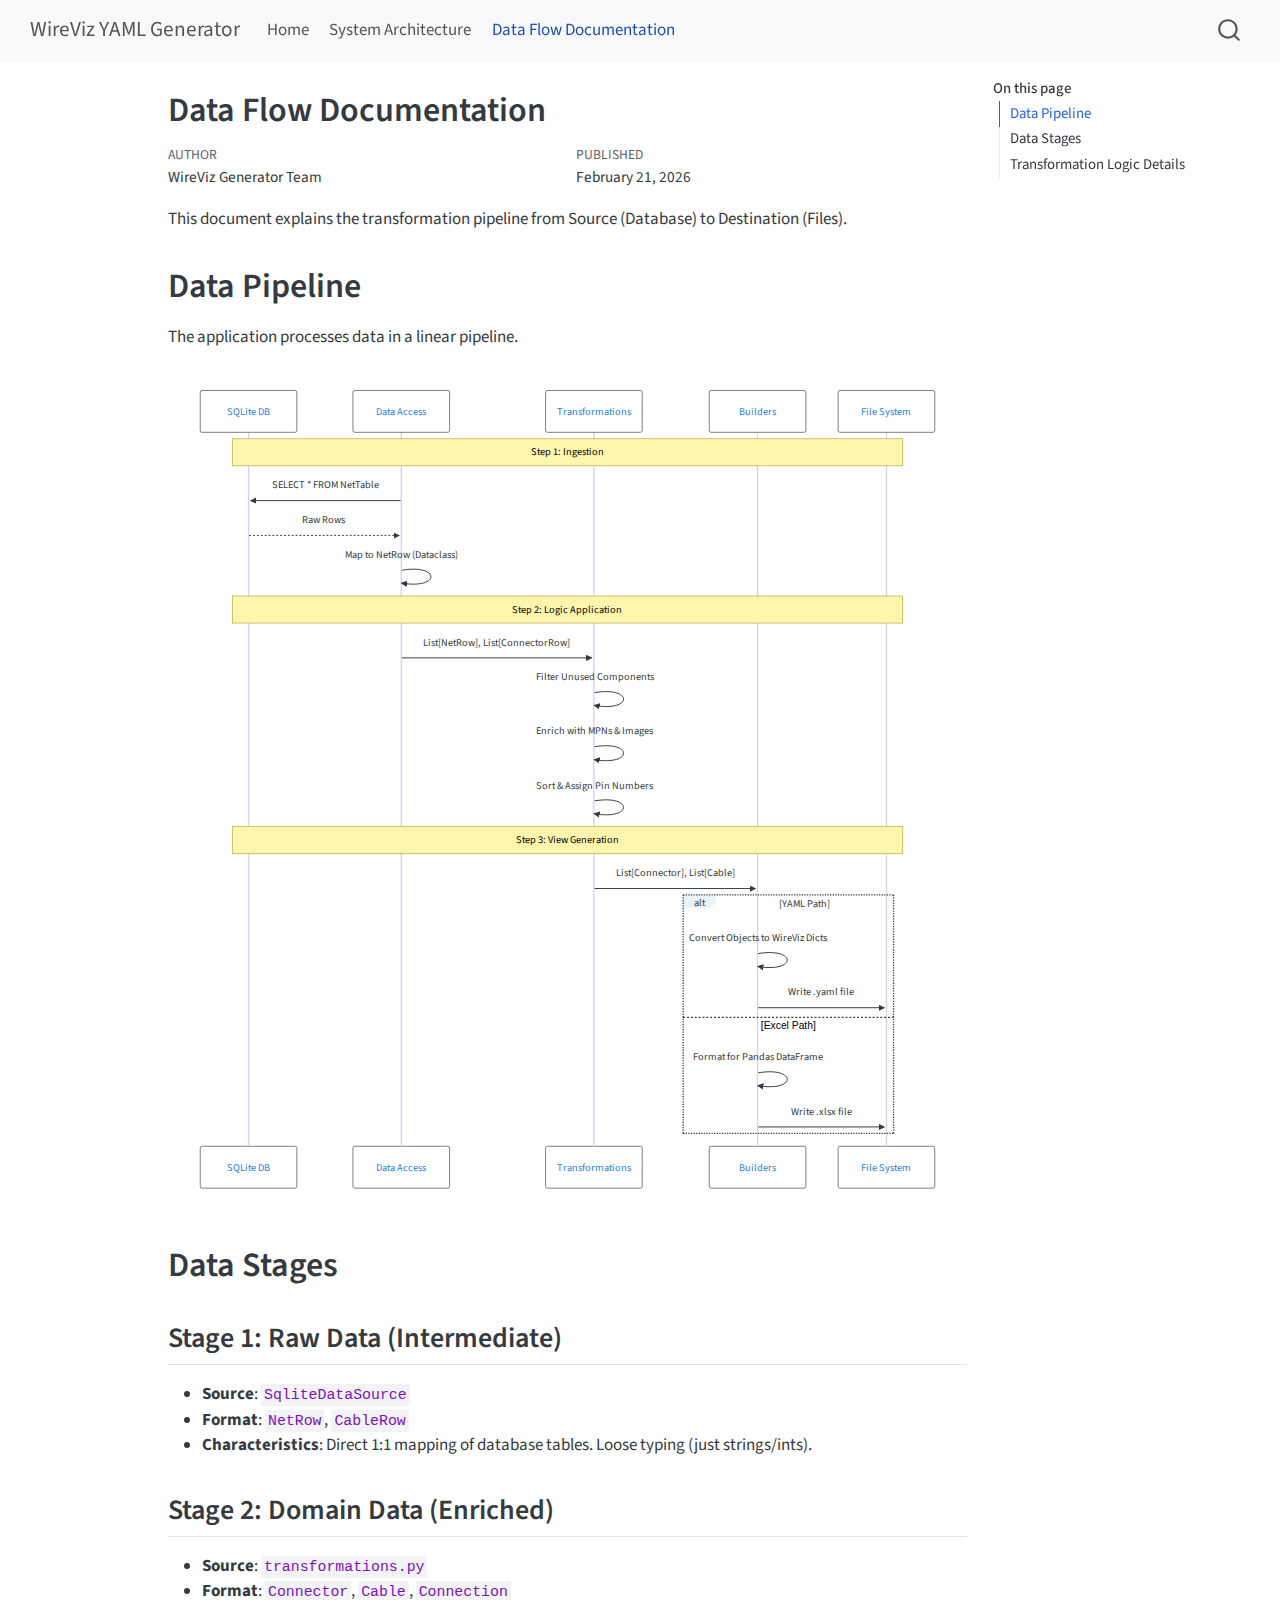
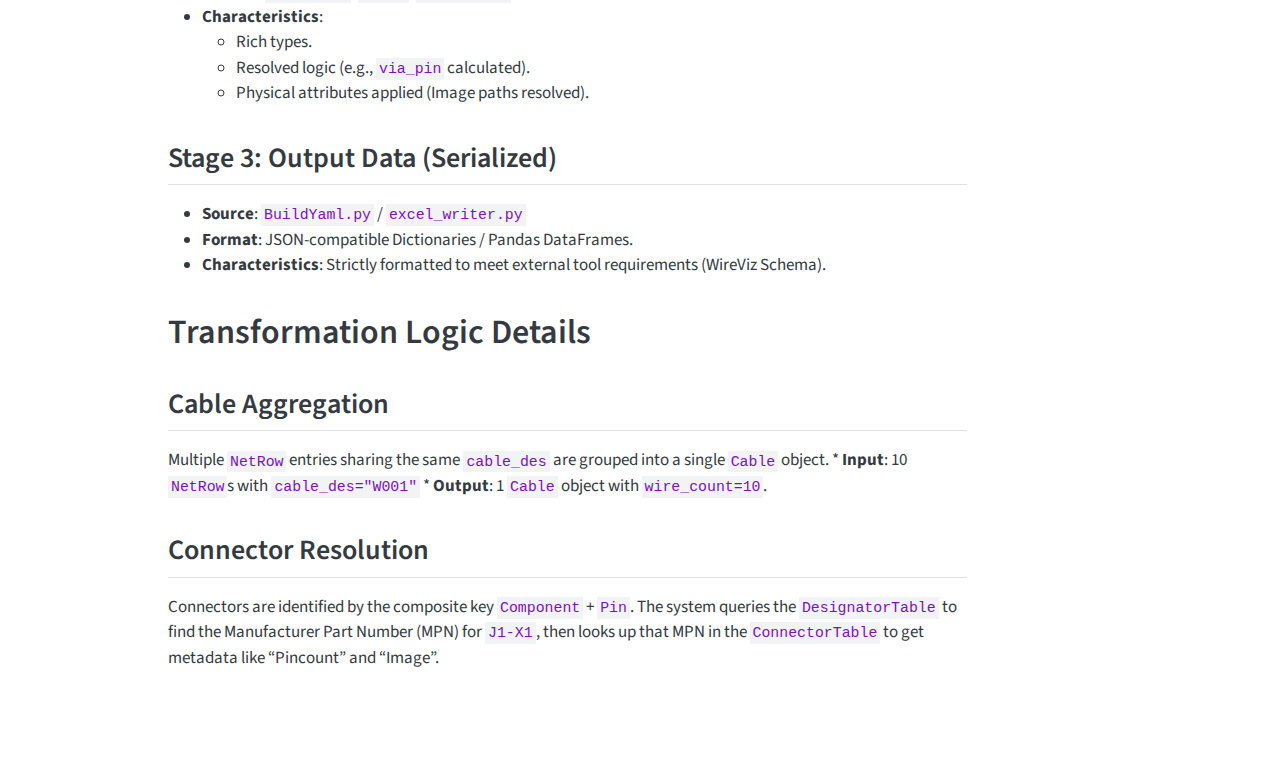
<file: data_flow.html>
<!DOCTYPE html>
<html xmlns="http://www.w3.org/1999/xhtml" lang="en" xml:lang="en"><head>

<meta charset="utf-8">
<meta name="generator" content="quarto-1.8.27">

<meta name="viewport" content="width=device-width, initial-scale=1.0, user-scalable=yes">

<meta name="author" content="WireViz Generator Team">
<meta name="dcterms.date" content="2026-02-21">

<title>Data Flow Documentation – WireViz YAML Generator</title>
<style>
code{white-space: pre-wrap;}
span.smallcaps{font-variant: small-caps;}
div.columns{display: flex; gap: min(4vw, 1.5em);}
div.column{flex: auto; overflow-x: auto;}
div.hanging-indent{margin-left: 1.5em; text-indent: -1.5em;}
ul.task-list{list-style: none;}
ul.task-list li input[type="checkbox"] {
  width: 0.8em;
  margin: 0 0.8em 0.2em -1em; /* quarto-specific, see https://github.com/quarto-dev/quarto-cli/issues/4556 */ 
  vertical-align: middle;
}
</style>


<script src="site_libs/quarto-nav/quarto-nav.js"></script>
<script src="site_libs/quarto-nav/headroom.min.js"></script>
<script src="site_libs/clipboard/clipboard.min.js"></script>
<script src="site_libs/quarto-search/autocomplete.umd.js"></script>
<script src="site_libs/quarto-search/fuse.min.js"></script>
<script src="site_libs/quarto-search/quarto-search.js"></script>
<meta name="quarto:offset" content="./">
<script src="site_libs/quarto-html/quarto.js" type="module"></script>
<script src="site_libs/quarto-html/tabsets/tabsets.js" type="module"></script>
<script src="site_libs/quarto-html/axe/axe-check.js" type="module"></script>
<script src="site_libs/quarto-html/popper.min.js"></script>
<script src="site_libs/quarto-html/tippy.umd.min.js"></script>
<script src="site_libs/quarto-html/anchor.min.js"></script>
<link href="site_libs/quarto-html/tippy.css" rel="stylesheet">
<link href="site_libs/quarto-html/quarto-syntax-highlighting-ed96de9b727972fe78a7b5d16c58bf87.css" rel="stylesheet" id="quarto-text-highlighting-styles">
<script src="site_libs/bootstrap/bootstrap.min.js"></script>
<link href="site_libs/bootstrap/bootstrap-icons.css" rel="stylesheet">
<link href="site_libs/bootstrap/bootstrap-355c415dd6b9922ddaf04a2341011fe1.min.css" rel="stylesheet" append-hash="true" id="quarto-bootstrap" data-mode="light">
<script id="quarto-search-options" type="application/json">{
  "location": "navbar",
  "copy-button": false,
  "collapse-after": 3,
  "panel-placement": "end",
  "type": "overlay",
  "limit": 50,
  "keyboard-shortcut": [
    "f",
    "/",
    "s"
  ],
  "show-item-context": false,
  "language": {
    "search-no-results-text": "No results",
    "search-matching-documents-text": "matching documents",
    "search-copy-link-title": "Copy link to search",
    "search-hide-matches-text": "Hide additional matches",
    "search-more-match-text": "more match in this document",
    "search-more-matches-text": "more matches in this document",
    "search-clear-button-title": "Clear",
    "search-text-placeholder": "",
    "search-detached-cancel-button-title": "Cancel",
    "search-submit-button-title": "Submit",
    "search-label": "Search"
  }
}</script>
<script src="site_libs/quarto-diagram/mermaid.min.js"></script>
<script src="site_libs/quarto-diagram/mermaid-init.js"></script>
<link href="site_libs/quarto-diagram/mermaid.css" rel="stylesheet">


<link rel="stylesheet" href="styles.css">
</head>

<body class="nav-fixed quarto-light">

<div id="quarto-search-results"></div>
  <header id="quarto-header" class="headroom fixed-top">
    <nav class="navbar navbar-expand-lg " data-bs-theme="dark">
      <div class="navbar-container container-fluid">
      <div class="navbar-brand-container mx-auto">
    <a class="navbar-brand" href="./index.html">
    <span class="navbar-title">WireViz YAML Generator</span>
    </a>
  </div>
            <div id="quarto-search" class="" title="Search"></div>
          <button class="navbar-toggler" type="button" data-bs-toggle="collapse" data-bs-target="#navbarCollapse" aria-controls="navbarCollapse" role="menu" aria-expanded="false" aria-label="Toggle navigation" onclick="if (window.quartoToggleHeadroom) { window.quartoToggleHeadroom(); }">
  <span class="navbar-toggler-icon"></span>
</button>
          <div class="collapse navbar-collapse" id="navbarCollapse">
            <ul class="navbar-nav navbar-nav-scroll me-auto">
  <li class="nav-item">
    <a class="nav-link" href="./index.html"> 
<span class="menu-text">Home</span></a>
  </li>  
  <li class="nav-item">
    <a class="nav-link" href="./system_architecture.html"> 
<span class="menu-text">System Architecture</span></a>
  </li>  
  <li class="nav-item">
    <a class="nav-link active" href="./data_flow.html" aria-current="page"> 
<span class="menu-text">Data Flow Documentation</span></a>
  </li>  
</ul>
          </div> <!-- /navcollapse -->
            <div class="quarto-navbar-tools">
</div>
      </div> <!-- /container-fluid -->
    </nav>
</header>
<!-- content -->
<div id="quarto-content" class="quarto-container page-columns page-rows-contents page-layout-article page-navbar">
<!-- sidebar -->
<!-- margin-sidebar -->
    <div id="quarto-margin-sidebar" class="sidebar margin-sidebar">
        <nav id="TOC" role="doc-toc" class="toc-active">
    <h2 id="toc-title">On this page</h2>
   
  <ul>
  <li><a href="#data-pipeline" id="toc-data-pipeline" class="nav-link active" data-scroll-target="#data-pipeline">Data Pipeline</a></li>
  <li><a href="#data-stages" id="toc-data-stages" class="nav-link" data-scroll-target="#data-stages">Data Stages</a>
  <ul class="collapse">
  <li><a href="#stage-1-raw-data-intermediate" id="toc-stage-1-raw-data-intermediate" class="nav-link" data-scroll-target="#stage-1-raw-data-intermediate">Stage 1: Raw Data (Intermediate)</a></li>
  <li><a href="#stage-2-domain-data-enriched" id="toc-stage-2-domain-data-enriched" class="nav-link" data-scroll-target="#stage-2-domain-data-enriched">Stage 2: Domain Data (Enriched)</a></li>
  <li><a href="#stage-3-output-data-serialized" id="toc-stage-3-output-data-serialized" class="nav-link" data-scroll-target="#stage-3-output-data-serialized">Stage 3: Output Data (Serialized)</a></li>
  </ul></li>
  <li><a href="#transformation-logic-details" id="toc-transformation-logic-details" class="nav-link" data-scroll-target="#transformation-logic-details">Transformation Logic Details</a>
  <ul class="collapse">
  <li><a href="#cable-aggregation" id="toc-cable-aggregation" class="nav-link" data-scroll-target="#cable-aggregation">Cable Aggregation</a></li>
  <li><a href="#connector-resolution" id="toc-connector-resolution" class="nav-link" data-scroll-target="#connector-resolution">Connector Resolution</a></li>
  </ul></li>
  </ul>
</nav>
    </div>
<!-- main -->
<main class="content" id="quarto-document-content">

<header id="title-block-header" class="quarto-title-block default">
<div class="quarto-title">
<h1 class="title">Data Flow Documentation</h1>
</div>



<div class="quarto-title-meta">

    <div>
    <div class="quarto-title-meta-heading">Author</div>
    <div class="quarto-title-meta-contents">
             <p>WireViz Generator Team </p>
          </div>
  </div>
    
    <div>
    <div class="quarto-title-meta-heading">Published</div>
    <div class="quarto-title-meta-contents">
      <p class="date">February 21, 2026</p>
    </div>
  </div>
  
    
  </div>
  


</header>


<p>This document explains the transformation pipeline from Source (Database) to Destination (Files).</p>
<section id="data-pipeline" class="level1">
<h1>Data Pipeline</h1>
<p>The application processes data in a linear pipeline.</p>
<div class="cell" data-layout-align="default">
<div class="cell-output-display">
<div>
<p></p><figure class="figure"><p></p>
<div>
<pre class="mermaid mermaid-js">sequenceDiagram
    participant DB as SQLite DB
    participant Repo as Data Access
    participant Core as Transformations
    participant View as Builders
    participant FS as File System

    Note over DB, FS: Step 1: Ingestion
    Repo-&gt;&gt;DB: SELECT * FROM NetTable
    DB--&gt;&gt;Repo: Raw Rows
    Repo-&gt;&gt;Repo: Map to NetRow (Dataclass)
    
    Note over DB, FS: Step 2: Logic Application
    Repo-&gt;&gt;Core: List[NetRow], List[ConnectorRow]
    Core-&gt;&gt;Core: Filter Unused Components
    Core-&gt;&gt;Core: Enrich with MPNs &amp; Images
    Core-&gt;&gt;Core: Sort &amp; Assign Pin Numbers
    
    Note over DB, FS: Step 3: View Generation
    Core-&gt;&gt;View: List[Connector], List[Cable]
    
    alt YAML Path
        View-&gt;&gt;View: Convert Objects to WireViz Dicts
        View-&gt;&gt;FS: Write .yaml file
    else Excel Path
        View-&gt;&gt;View: Format for Pandas DataFrame
        View-&gt;&gt;FS: Write .xlsx file
    end
</pre>
</div>
<p></p></figure><p></p>
</div>
</div>
</div>
</section>
<section id="data-stages" class="level1">
<h1>Data Stages</h1>
<section id="stage-1-raw-data-intermediate" class="level2">
<h2 class="anchored" data-anchor-id="stage-1-raw-data-intermediate">Stage 1: Raw Data (Intermediate)</h2>
<ul>
<li><strong>Source</strong>: <code>SqliteDataSource</code></li>
<li><strong>Format</strong>: <code>NetRow</code>, <code>CableRow</code></li>
<li><strong>Characteristics</strong>: Direct 1:1 mapping of database tables. Loose typing (just strings/ints).</li>
</ul>
</section>
<section id="stage-2-domain-data-enriched" class="level2">
<h2 class="anchored" data-anchor-id="stage-2-domain-data-enriched">Stage 2: Domain Data (Enriched)</h2>
<ul>
<li><strong>Source</strong>: <code>transformations.py</code></li>
<li><strong>Format</strong>: <code>Connector</code>, <code>Cable</code>, <code>Connection</code></li>
<li><strong>Characteristics</strong>:
<ul>
<li>Rich types.</li>
<li>Resolved logic (e.g., <code>via_pin</code> calculated).</li>
<li>Physical attributes applied (Image paths resolved).</li>
</ul></li>
</ul>
</section>
<section id="stage-3-output-data-serialized" class="level2">
<h2 class="anchored" data-anchor-id="stage-3-output-data-serialized">Stage 3: Output Data (Serialized)</h2>
<ul>
<li><strong>Source</strong>: <code>BuildYaml.py</code> / <code>excel_writer.py</code></li>
<li><strong>Format</strong>: JSON-compatible Dictionaries / Pandas DataFrames.</li>
<li><strong>Characteristics</strong>: Strictly formatted to meet external tool requirements (WireViz Schema).</li>
</ul>
</section>
</section>
<section id="transformation-logic-details" class="level1">
<h1>Transformation Logic Details</h1>
<section id="cable-aggregation" class="level2">
<h2 class="anchored" data-anchor-id="cable-aggregation">Cable Aggregation</h2>
<p>Multiple <code>NetRow</code> entries sharing the same <code>cable_des</code> are grouped into a single <code>Cable</code> object. * <strong>Input</strong>: 10 <code>NetRow</code>s with <code>cable_des="W001"</code> * <strong>Output</strong>: 1 <code>Cable</code> object with <code>wire_count=10</code>.</p>
</section>
<section id="connector-resolution" class="level2">
<h2 class="anchored" data-anchor-id="connector-resolution">Connector Resolution</h2>
<p>Connectors are identified by the composite key <code>Component</code> + <code>Pin</code>. The system queries the <code>DesignatorTable</code> to find the Manufacturer Part Number (MPN) for <code>J1-X1</code>, then looks up that MPN in the <code>ConnectorTable</code> to get metadata like “Pincount” and “Image”.</p>


</section>
</section>

</main> <!-- /main -->
<script id="quarto-html-after-body" type="application/javascript">
  window.document.addEventListener("DOMContentLoaded", function (event) {
    const icon = "";
    const anchorJS = new window.AnchorJS();
    anchorJS.options = {
      placement: 'right',
      icon: icon
    };
    anchorJS.add('.anchored');
    const isCodeAnnotation = (el) => {
      for (const clz of el.classList) {
        if (clz.startsWith('code-annotation-')) {                     
          return true;
        }
      }
      return false;
    }
    const onCopySuccess = function(e) {
      // button target
      const button = e.trigger;
      // don't keep focus
      button.blur();
      // flash "checked"
      button.classList.add('code-copy-button-checked');
      var currentTitle = button.getAttribute("title");
      button.setAttribute("title", "Copied!");
      let tooltip;
      if (window.bootstrap) {
        button.setAttribute("data-bs-toggle", "tooltip");
        button.setAttribute("data-bs-placement", "left");
        button.setAttribute("data-bs-title", "Copied!");
        tooltip = new bootstrap.Tooltip(button, 
          { trigger: "manual", 
            customClass: "code-copy-button-tooltip",
            offset: [0, -8]});
        tooltip.show();    
      }
      setTimeout(function() {
        if (tooltip) {
          tooltip.hide();
          button.removeAttribute("data-bs-title");
          button.removeAttribute("data-bs-toggle");
          button.removeAttribute("data-bs-placement");
        }
        button.setAttribute("title", currentTitle);
        button.classList.remove('code-copy-button-checked');
      }, 1000);
      // clear code selection
      e.clearSelection();
    }
    const getTextToCopy = function(trigger) {
      const outerScaffold = trigger.parentElement.cloneNode(true);
      const codeEl = outerScaffold.querySelector('code');
      for (const childEl of codeEl.children) {
        if (isCodeAnnotation(childEl)) {
          childEl.remove();
        }
      }
      return codeEl.innerText;
    }
    const clipboard = new window.ClipboardJS('.code-copy-button:not([data-in-quarto-modal])', {
      text: getTextToCopy
    });
    clipboard.on('success', onCopySuccess);
    if (window.document.getElementById('quarto-embedded-source-code-modal')) {
      const clipboardModal = new window.ClipboardJS('.code-copy-button[data-in-quarto-modal]', {
        text: getTextToCopy,
        container: window.document.getElementById('quarto-embedded-source-code-modal')
      });
      clipboardModal.on('success', onCopySuccess);
    }
      var localhostRegex = new RegExp(/^(?:http|https):\/\/localhost\:?[0-9]*\//);
      var mailtoRegex = new RegExp(/^mailto:/);
        var filterRegex = new RegExp("https:\/\/OleJBondahl\.github\.io\/wireviz_yaml_generator\/");
      var isInternal = (href) => {
          return filterRegex.test(href) || localhostRegex.test(href) || mailtoRegex.test(href);
      }
      // Inspect non-navigation links and adorn them if external
     var links = window.document.querySelectorAll('a[href]:not(.nav-link):not(.navbar-brand):not(.toc-action):not(.sidebar-link):not(.sidebar-item-toggle):not(.pagination-link):not(.no-external):not([aria-hidden]):not(.dropdown-item):not(.quarto-navigation-tool):not(.about-link)');
      for (var i=0; i<links.length; i++) {
        const link = links[i];
        if (!isInternal(link.href)) {
          // undo the damage that might have been done by quarto-nav.js in the case of
          // links that we want to consider external
          if (link.dataset.originalHref !== undefined) {
            link.href = link.dataset.originalHref;
          }
        }
      }
    function tippyHover(el, contentFn, onTriggerFn, onUntriggerFn) {
      const config = {
        allowHTML: true,
        maxWidth: 500,
        delay: 100,
        arrow: false,
        appendTo: function(el) {
            return el.parentElement;
        },
        interactive: true,
        interactiveBorder: 10,
        theme: 'quarto',
        placement: 'bottom-start',
      };
      if (contentFn) {
        config.content = contentFn;
      }
      if (onTriggerFn) {
        config.onTrigger = onTriggerFn;
      }
      if (onUntriggerFn) {
        config.onUntrigger = onUntriggerFn;
      }
      window.tippy(el, config); 
    }
    const noterefs = window.document.querySelectorAll('a[role="doc-noteref"]');
    for (var i=0; i<noterefs.length; i++) {
      const ref = noterefs[i];
      tippyHover(ref, function() {
        // use id or data attribute instead here
        let href = ref.getAttribute('data-footnote-href') || ref.getAttribute('href');
        try { href = new URL(href).hash; } catch {}
        const id = href.replace(/^#\/?/, "");
        const note = window.document.getElementById(id);
        if (note) {
          return note.innerHTML;
        } else {
          return "";
        }
      });
    }
    const xrefs = window.document.querySelectorAll('a.quarto-xref');
    const processXRef = (id, note) => {
      // Strip column container classes
      const stripColumnClz = (el) => {
        el.classList.remove("page-full", "page-columns");
        if (el.children) {
          for (const child of el.children) {
            stripColumnClz(child);
          }
        }
      }
      stripColumnClz(note)
      if (id === null || id.startsWith('sec-')) {
        // Special case sections, only their first couple elements
        const container = document.createElement("div");
        if (note.children && note.children.length > 2) {
          container.appendChild(note.children[0].cloneNode(true));
          for (let i = 1; i < note.children.length; i++) {
            const child = note.children[i];
            if (child.tagName === "P" && child.innerText === "") {
              continue;
            } else {
              container.appendChild(child.cloneNode(true));
              break;
            }
          }
          if (window.Quarto?.typesetMath) {
            window.Quarto.typesetMath(container);
          }
          return container.innerHTML
        } else {
          if (window.Quarto?.typesetMath) {
            window.Quarto.typesetMath(note);
          }
          return note.innerHTML;
        }
      } else {
        // Remove any anchor links if they are present
        const anchorLink = note.querySelector('a.anchorjs-link');
        if (anchorLink) {
          anchorLink.remove();
        }
        if (window.Quarto?.typesetMath) {
          window.Quarto.typesetMath(note);
        }
        if (note.classList.contains("callout")) {
          return note.outerHTML;
        } else {
          return note.innerHTML;
        }
      }
    }
    for (var i=0; i<xrefs.length; i++) {
      const xref = xrefs[i];
      tippyHover(xref, undefined, function(instance) {
        instance.disable();
        let url = xref.getAttribute('href');
        let hash = undefined; 
        if (url.startsWith('#')) {
          hash = url;
        } else {
          try { hash = new URL(url).hash; } catch {}
        }
        if (hash) {
          const id = hash.replace(/^#\/?/, "");
          const note = window.document.getElementById(id);
          if (note !== null) {
            try {
              const html = processXRef(id, note.cloneNode(true));
              instance.setContent(html);
            } finally {
              instance.enable();
              instance.show();
            }
          } else {
            // See if we can fetch this
            fetch(url.split('#')[0])
            .then(res => res.text())
            .then(html => {
              const parser = new DOMParser();
              const htmlDoc = parser.parseFromString(html, "text/html");
              const note = htmlDoc.getElementById(id);
              if (note !== null) {
                const html = processXRef(id, note);
                instance.setContent(html);
              } 
            }).finally(() => {
              instance.enable();
              instance.show();
            });
          }
        } else {
          // See if we can fetch a full url (with no hash to target)
          // This is a special case and we should probably do some content thinning / targeting
          fetch(url)
          .then(res => res.text())
          .then(html => {
            const parser = new DOMParser();
            const htmlDoc = parser.parseFromString(html, "text/html");
            const note = htmlDoc.querySelector('main.content');
            if (note !== null) {
              // This should only happen for chapter cross references
              // (since there is no id in the URL)
              // remove the first header
              if (note.children.length > 0 && note.children[0].tagName === "HEADER") {
                note.children[0].remove();
              }
              const html = processXRef(null, note);
              instance.setContent(html);
            } 
          }).finally(() => {
            instance.enable();
            instance.show();
          });
        }
      }, function(instance) {
      });
    }
        let selectedAnnoteEl;
        const selectorForAnnotation = ( cell, annotation) => {
          let cellAttr = 'data-code-cell="' + cell + '"';
          let lineAttr = 'data-code-annotation="' +  annotation + '"';
          const selector = 'span[' + cellAttr + '][' + lineAttr + ']';
          return selector;
        }
        const selectCodeLines = (annoteEl) => {
          const doc = window.document;
          const targetCell = annoteEl.getAttribute("data-target-cell");
          const targetAnnotation = annoteEl.getAttribute("data-target-annotation");
          const annoteSpan = window.document.querySelector(selectorForAnnotation(targetCell, targetAnnotation));
          const lines = annoteSpan.getAttribute("data-code-lines").split(",");
          const lineIds = lines.map((line) => {
            return targetCell + "-" + line;
          })
          let top = null;
          let height = null;
          let parent = null;
          if (lineIds.length > 0) {
              //compute the position of the single el (top and bottom and make a div)
              const el = window.document.getElementById(lineIds[0]);
              top = el.offsetTop;
              height = el.offsetHeight;
              parent = el.parentElement.parentElement;
            if (lineIds.length > 1) {
              const lastEl = window.document.getElementById(lineIds[lineIds.length - 1]);
              const bottom = lastEl.offsetTop + lastEl.offsetHeight;
              height = bottom - top;
            }
            if (top !== null && height !== null && parent !== null) {
              // cook up a div (if necessary) and position it 
              let div = window.document.getElementById("code-annotation-line-highlight");
              if (div === null) {
                div = window.document.createElement("div");
                div.setAttribute("id", "code-annotation-line-highlight");
                div.style.position = 'absolute';
                parent.appendChild(div);
              }
              div.style.top = top - 2 + "px";
              div.style.height = height + 4 + "px";
              div.style.left = 0;
              let gutterDiv = window.document.getElementById("code-annotation-line-highlight-gutter");
              if (gutterDiv === null) {
                gutterDiv = window.document.createElement("div");
                gutterDiv.setAttribute("id", "code-annotation-line-highlight-gutter");
                gutterDiv.style.position = 'absolute';
                const codeCell = window.document.getElementById(targetCell);
                const gutter = codeCell.querySelector('.code-annotation-gutter');
                gutter.appendChild(gutterDiv);
              }
              gutterDiv.style.top = top - 2 + "px";
              gutterDiv.style.height = height + 4 + "px";
            }
            selectedAnnoteEl = annoteEl;
          }
        };
        const unselectCodeLines = () => {
          const elementsIds = ["code-annotation-line-highlight", "code-annotation-line-highlight-gutter"];
          elementsIds.forEach((elId) => {
            const div = window.document.getElementById(elId);
            if (div) {
              div.remove();
            }
          });
          selectedAnnoteEl = undefined;
        };
          // Handle positioning of the toggle
      window.addEventListener(
        "resize",
        throttle(() => {
          elRect = undefined;
          if (selectedAnnoteEl) {
            selectCodeLines(selectedAnnoteEl);
          }
        }, 10)
      );
      function throttle(fn, ms) {
      let throttle = false;
      let timer;
        return (...args) => {
          if(!throttle) { // first call gets through
              fn.apply(this, args);
              throttle = true;
          } else { // all the others get throttled
              if(timer) clearTimeout(timer); // cancel #2
              timer = setTimeout(() => {
                fn.apply(this, args);
                timer = throttle = false;
              }, ms);
          }
        };
      }
        // Attach click handler to the DT
        const annoteDls = window.document.querySelectorAll('dt[data-target-cell]');
        for (const annoteDlNode of annoteDls) {
          annoteDlNode.addEventListener('click', (event) => {
            const clickedEl = event.target;
            if (clickedEl !== selectedAnnoteEl) {
              unselectCodeLines();
              const activeEl = window.document.querySelector('dt[data-target-cell].code-annotation-active');
              if (activeEl) {
                activeEl.classList.remove('code-annotation-active');
              }
              selectCodeLines(clickedEl);
              clickedEl.classList.add('code-annotation-active');
            } else {
              // Unselect the line
              unselectCodeLines();
              clickedEl.classList.remove('code-annotation-active');
            }
          });
        }
    const findCites = (el) => {
      const parentEl = el.parentElement;
      if (parentEl) {
        const cites = parentEl.dataset.cites;
        if (cites) {
          return {
            el,
            cites: cites.split(' ')
          };
        } else {
          return findCites(el.parentElement)
        }
      } else {
        return undefined;
      }
    };
    var bibliorefs = window.document.querySelectorAll('a[role="doc-biblioref"]');
    for (var i=0; i<bibliorefs.length; i++) {
      const ref = bibliorefs[i];
      const citeInfo = findCites(ref);
      if (citeInfo) {
        tippyHover(citeInfo.el, function() {
          var popup = window.document.createElement('div');
          citeInfo.cites.forEach(function(cite) {
            var citeDiv = window.document.createElement('div');
            citeDiv.classList.add('hanging-indent');
            citeDiv.classList.add('csl-entry');
            var biblioDiv = window.document.getElementById('ref-' + cite);
            if (biblioDiv) {
              citeDiv.innerHTML = biblioDiv.innerHTML;
            }
            popup.appendChild(citeDiv);
          });
          return popup.innerHTML;
        });
      }
    }
  });
  </script>
</div> <!-- /content -->




</body></html>
</file>
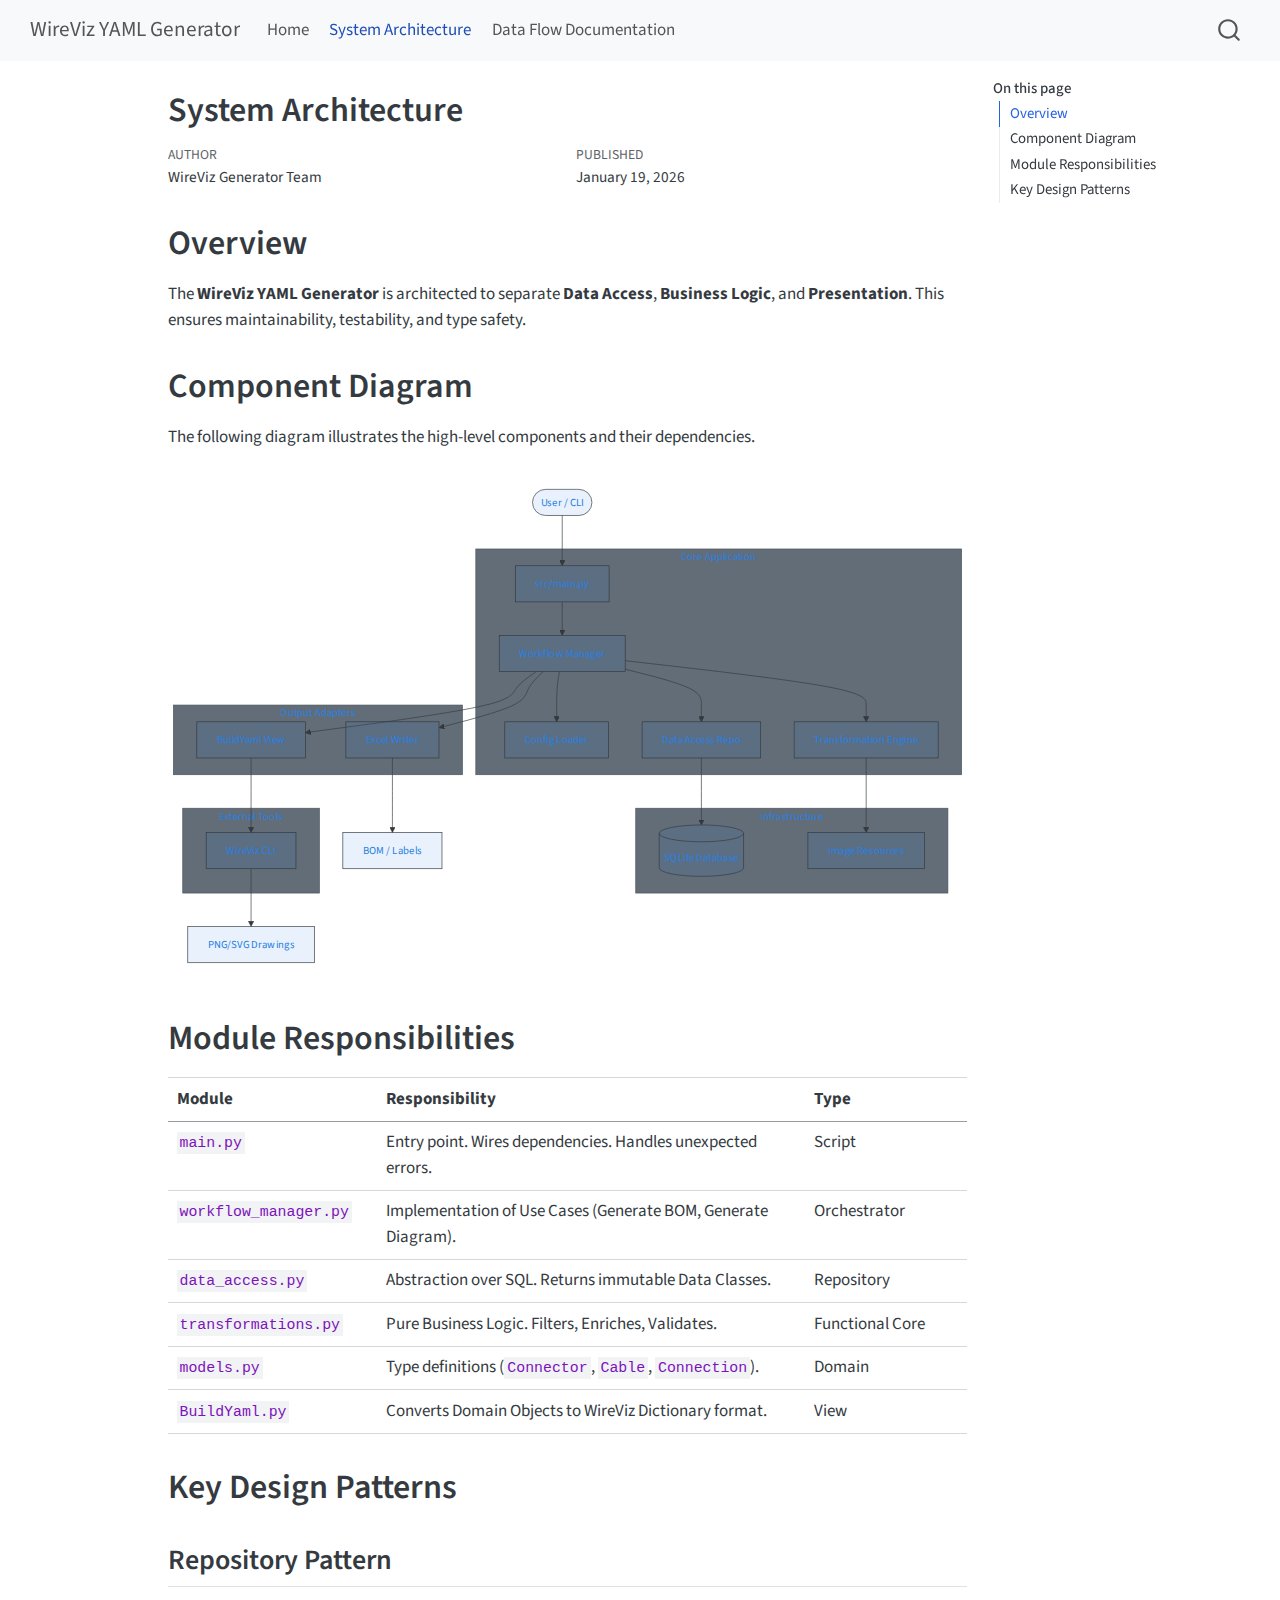
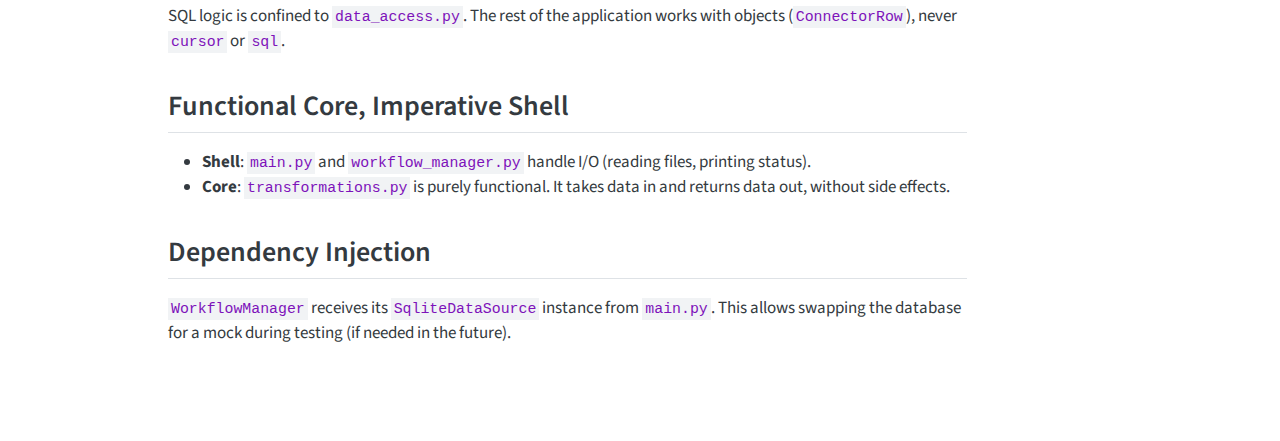
<file: system_architecture.html>
<!DOCTYPE html>
<html xmlns="http://www.w3.org/1999/xhtml" lang="en" xml:lang="en"><head>

<meta charset="utf-8">
<meta name="generator" content="quarto-1.8.27">

<meta name="viewport" content="width=device-width, initial-scale=1.0, user-scalable=yes">

<meta name="author" content="WireViz Generator Team">
<meta name="dcterms.date" content="2026-01-19">

<title>System Architecture – WireViz YAML Generator</title>
<style>
code{white-space: pre-wrap;}
span.smallcaps{font-variant: small-caps;}
div.columns{display: flex; gap: min(4vw, 1.5em);}
div.column{flex: auto; overflow-x: auto;}
div.hanging-indent{margin-left: 1.5em; text-indent: -1.5em;}
ul.task-list{list-style: none;}
ul.task-list li input[type="checkbox"] {
  width: 0.8em;
  margin: 0 0.8em 0.2em -1em; /* quarto-specific, see https://github.com/quarto-dev/quarto-cli/issues/4556 */ 
  vertical-align: middle;
}
</style>


<script src="site_libs/quarto-nav/quarto-nav.js"></script>
<script src="site_libs/quarto-nav/headroom.min.js"></script>
<script src="site_libs/clipboard/clipboard.min.js"></script>
<script src="site_libs/quarto-search/autocomplete.umd.js"></script>
<script src="site_libs/quarto-search/fuse.min.js"></script>
<script src="site_libs/quarto-search/quarto-search.js"></script>
<meta name="quarto:offset" content="./">
<script src="site_libs/quarto-html/quarto.js" type="module"></script>
<script src="site_libs/quarto-html/tabsets/tabsets.js" type="module"></script>
<script src="site_libs/quarto-html/axe/axe-check.js" type="module"></script>
<script src="site_libs/quarto-html/popper.min.js"></script>
<script src="site_libs/quarto-html/tippy.umd.min.js"></script>
<script src="site_libs/quarto-html/anchor.min.js"></script>
<link href="site_libs/quarto-html/tippy.css" rel="stylesheet">
<link href="site_libs/quarto-html/quarto-syntax-highlighting-ed96de9b727972fe78a7b5d16c58bf87.css" rel="stylesheet" id="quarto-text-highlighting-styles">
<script src="site_libs/bootstrap/bootstrap.min.js"></script>
<link href="site_libs/bootstrap/bootstrap-icons.css" rel="stylesheet">
<link href="site_libs/bootstrap/bootstrap-355c415dd6b9922ddaf04a2341011fe1.min.css" rel="stylesheet" append-hash="true" id="quarto-bootstrap" data-mode="light">
<script id="quarto-search-options" type="application/json">{
  "location": "navbar",
  "copy-button": false,
  "collapse-after": 3,
  "panel-placement": "end",
  "type": "overlay",
  "limit": 50,
  "keyboard-shortcut": [
    "f",
    "/",
    "s"
  ],
  "show-item-context": false,
  "language": {
    "search-no-results-text": "No results",
    "search-matching-documents-text": "matching documents",
    "search-copy-link-title": "Copy link to search",
    "search-hide-matches-text": "Hide additional matches",
    "search-more-match-text": "more match in this document",
    "search-more-matches-text": "more matches in this document",
    "search-clear-button-title": "Clear",
    "search-text-placeholder": "",
    "search-detached-cancel-button-title": "Cancel",
    "search-submit-button-title": "Submit",
    "search-label": "Search"
  }
}</script>
<script src="site_libs/quarto-diagram/mermaid.min.js"></script>
<script src="site_libs/quarto-diagram/mermaid-init.js"></script>
<link href="site_libs/quarto-diagram/mermaid.css" rel="stylesheet">


<link rel="stylesheet" href="styles.css">
</head>

<body class="nav-fixed quarto-light">

<div id="quarto-search-results"></div>
  <header id="quarto-header" class="headroom fixed-top">
    <nav class="navbar navbar-expand-lg " data-bs-theme="dark">
      <div class="navbar-container container-fluid">
      <div class="navbar-brand-container mx-auto">
    <a class="navbar-brand" href="./index.html">
    <span class="navbar-title">WireViz YAML Generator</span>
    </a>
  </div>
            <div id="quarto-search" class="" title="Search"></div>
          <button class="navbar-toggler" type="button" data-bs-toggle="collapse" data-bs-target="#navbarCollapse" aria-controls="navbarCollapse" role="menu" aria-expanded="false" aria-label="Toggle navigation" onclick="if (window.quartoToggleHeadroom) { window.quartoToggleHeadroom(); }">
  <span class="navbar-toggler-icon"></span>
</button>
          <div class="collapse navbar-collapse" id="navbarCollapse">
            <ul class="navbar-nav navbar-nav-scroll me-auto">
  <li class="nav-item">
    <a class="nav-link" href="./index.html"> 
<span class="menu-text">Home</span></a>
  </li>  
  <li class="nav-item">
    <a class="nav-link active" href="./system_architecture.html" aria-current="page"> 
<span class="menu-text">System Architecture</span></a>
  </li>  
  <li class="nav-item">
    <a class="nav-link" href="./data_flow.html"> 
<span class="menu-text">Data Flow Documentation</span></a>
  </li>  
</ul>
          </div> <!-- /navcollapse -->
            <div class="quarto-navbar-tools">
</div>
      </div> <!-- /container-fluid -->
    </nav>
</header>
<!-- content -->
<div id="quarto-content" class="quarto-container page-columns page-rows-contents page-layout-article page-navbar">
<!-- sidebar -->
<!-- margin-sidebar -->
    <div id="quarto-margin-sidebar" class="sidebar margin-sidebar">
        <nav id="TOC" role="doc-toc" class="toc-active">
    <h2 id="toc-title">On this page</h2>
   
  <ul>
  <li><a href="#overview" id="toc-overview" class="nav-link active" data-scroll-target="#overview">Overview</a></li>
  <li><a href="#component-diagram" id="toc-component-diagram" class="nav-link" data-scroll-target="#component-diagram">Component Diagram</a></li>
  <li><a href="#module-responsibilities" id="toc-module-responsibilities" class="nav-link" data-scroll-target="#module-responsibilities">Module Responsibilities</a></li>
  <li><a href="#key-design-patterns" id="toc-key-design-patterns" class="nav-link" data-scroll-target="#key-design-patterns">Key Design Patterns</a>
  <ul class="collapse">
  <li><a href="#repository-pattern" id="toc-repository-pattern" class="nav-link" data-scroll-target="#repository-pattern">Repository Pattern</a></li>
  <li><a href="#functional-core-imperative-shell" id="toc-functional-core-imperative-shell" class="nav-link" data-scroll-target="#functional-core-imperative-shell">Functional Core, Imperative Shell</a></li>
  <li><a href="#dependency-injection" id="toc-dependency-injection" class="nav-link" data-scroll-target="#dependency-injection">Dependency Injection</a></li>
  </ul></li>
  </ul>
</nav>
    </div>
<!-- main -->
<main class="content" id="quarto-document-content">

<header id="title-block-header" class="quarto-title-block default">
<div class="quarto-title">
<h1 class="title">System Architecture</h1>
</div>



<div class="quarto-title-meta">

    <div>
    <div class="quarto-title-meta-heading">Author</div>
    <div class="quarto-title-meta-contents">
             <p>WireViz Generator Team </p>
          </div>
  </div>
    
    <div>
    <div class="quarto-title-meta-heading">Published</div>
    <div class="quarto-title-meta-contents">
      <p class="date">January 19, 2026</p>
    </div>
  </div>
  
    
  </div>
  


</header>


<section id="overview" class="level1">
<h1>Overview</h1>
<p>The <strong>WireViz YAML Generator</strong> is architected to separate <strong>Data Access</strong>, <strong>Business Logic</strong>, and <strong>Presentation</strong>. This ensures maintainability, testability, and type safety.</p>
</section>
<section id="component-diagram" class="level1">
<h1>Component Diagram</h1>
<p>The following diagram illustrates the high-level components and their dependencies.</p>
<div class="cell" data-layout-align="default">
<div class="cell-output-display">
<div>
<p></p><figure class="figure"><p></p>
<div>
<pre class="mermaid mermaid-js">graph TD
    User([User / CLI]) --&gt; Main[src/main.py]
    
    subgraph "Core Application"
        Main --&gt; WM[Workflow Manager]
        WM --&gt; Config[Config Loader]
        WM --&gt; Repo[Data Access Repo]
        WM --&gt; Logic[Transformation Engine]
    end
    
    subgraph "Infrastructure"
        Repo --&gt; DB[(SQLite Database)]
        Logic --&gt; Images[Image Resources]
    end
    
    subgraph "Output Adapters"
        WM --&gt; YAML_Build[BuildYaml View]
        WM --&gt; XLSX_Build[Excel Writer]
    end
    
    subgraph "External Tools"
        YAML_Build --&gt; WV[WireViz CLI]
    end
    
    WV --&gt; Diagrams[PNG/SVG Drawings]
    XLSX_Build --&gt; Spreadsheets[BOM / Labels]
</pre>
</div>
<p></p></figure><p></p>
</div>
</div>
</div>
</section>
<section id="module-responsibilities" class="level1">
<h1>Module Responsibilities</h1>
<table class="caption-top table">
<colgroup>
<col style="width: 26%">
<col style="width: 53%">
<col style="width: 20%">
</colgroup>
<thead>
<tr class="header">
<th>Module</th>
<th>Responsibility</th>
<th>Type</th>
</tr>
</thead>
<tbody>
<tr class="odd">
<td><code>main.py</code></td>
<td>Entry point. Wires dependencies. Handles unexpected errors.</td>
<td>Script</td>
</tr>
<tr class="even">
<td><code>workflow_manager.py</code></td>
<td>Implementation of Use Cases (Generate BOM, Generate Diagram).</td>
<td>Orchestrator</td>
</tr>
<tr class="odd">
<td><code>data_access.py</code></td>
<td>Abstraction over SQL. Returns immutable Data Classes.</td>
<td>Repository</td>
</tr>
<tr class="even">
<td><code>transformations.py</code></td>
<td>Pure Business Logic. Filters, Enriches, Validates.</td>
<td>Functional Core</td>
</tr>
<tr class="odd">
<td><code>models.py</code></td>
<td>Type definitions (<code>Connector</code>, <code>Cable</code>, <code>Connection</code>).</td>
<td>Domain</td>
</tr>
<tr class="even">
<td><code>BuildYaml.py</code></td>
<td>Converts Domain Objects to WireViz Dictionary format.</td>
<td>View</td>
</tr>
</tbody>
</table>
</section>
<section id="key-design-patterns" class="level1">
<h1>Key Design Patterns</h1>
<section id="repository-pattern" class="level2">
<h2 class="anchored" data-anchor-id="repository-pattern">Repository Pattern</h2>
<p>SQL logic is confined to <code>data_access.py</code>. The rest of the application works with objects (<code>ConnectorRow</code>), never <code>cursor</code> or <code>sql</code>.</p>
</section>
<section id="functional-core-imperative-shell" class="level2">
<h2 class="anchored" data-anchor-id="functional-core-imperative-shell">Functional Core, Imperative Shell</h2>
<ul>
<li><strong>Shell</strong>: <code>main.py</code> and <code>workflow_manager.py</code> handle I/O (reading files, printing status).</li>
<li><strong>Core</strong>: <code>transformations.py</code> is purely functional. It takes data in and returns data out, without side effects.</li>
</ul>
</section>
<section id="dependency-injection" class="level2">
<h2 class="anchored" data-anchor-id="dependency-injection">Dependency Injection</h2>
<p><code>WorkflowManager</code> receives its <code>SqliteDataSource</code> instance from <code>main.py</code>. This allows swapping the database for a mock during testing (if needed in the future).</p>


</section>
</section>

</main> <!-- /main -->
<script id="quarto-html-after-body" type="application/javascript">
  window.document.addEventListener("DOMContentLoaded", function (event) {
    const icon = "";
    const anchorJS = new window.AnchorJS();
    anchorJS.options = {
      placement: 'right',
      icon: icon
    };
    anchorJS.add('.anchored');
    const isCodeAnnotation = (el) => {
      for (const clz of el.classList) {
        if (clz.startsWith('code-annotation-')) {                     
          return true;
        }
      }
      return false;
    }
    const onCopySuccess = function(e) {
      // button target
      const button = e.trigger;
      // don't keep focus
      button.blur();
      // flash "checked"
      button.classList.add('code-copy-button-checked');
      var currentTitle = button.getAttribute("title");
      button.setAttribute("title", "Copied!");
      let tooltip;
      if (window.bootstrap) {
        button.setAttribute("data-bs-toggle", "tooltip");
        button.setAttribute("data-bs-placement", "left");
        button.setAttribute("data-bs-title", "Copied!");
        tooltip = new bootstrap.Tooltip(button, 
          { trigger: "manual", 
            customClass: "code-copy-button-tooltip",
            offset: [0, -8]});
        tooltip.show();    
      }
      setTimeout(function() {
        if (tooltip) {
          tooltip.hide();
          button.removeAttribute("data-bs-title");
          button.removeAttribute("data-bs-toggle");
          button.removeAttribute("data-bs-placement");
        }
        button.setAttribute("title", currentTitle);
        button.classList.remove('code-copy-button-checked');
      }, 1000);
      // clear code selection
      e.clearSelection();
    }
    const getTextToCopy = function(trigger) {
      const outerScaffold = trigger.parentElement.cloneNode(true);
      const codeEl = outerScaffold.querySelector('code');
      for (const childEl of codeEl.children) {
        if (isCodeAnnotation(childEl)) {
          childEl.remove();
        }
      }
      return codeEl.innerText;
    }
    const clipboard = new window.ClipboardJS('.code-copy-button:not([data-in-quarto-modal])', {
      text: getTextToCopy
    });
    clipboard.on('success', onCopySuccess);
    if (window.document.getElementById('quarto-embedded-source-code-modal')) {
      const clipboardModal = new window.ClipboardJS('.code-copy-button[data-in-quarto-modal]', {
        text: getTextToCopy,
        container: window.document.getElementById('quarto-embedded-source-code-modal')
      });
      clipboardModal.on('success', onCopySuccess);
    }
      var localhostRegex = new RegExp(/^(?:http|https):\/\/localhost\:?[0-9]*\//);
      var mailtoRegex = new RegExp(/^mailto:/);
        var filterRegex = new RegExp("https:\/\/OleJBondahl\.github\.io\/wireviz_yaml_generator\/");
      var isInternal = (href) => {
          return filterRegex.test(href) || localhostRegex.test(href) || mailtoRegex.test(href);
      }
      // Inspect non-navigation links and adorn them if external
     var links = window.document.querySelectorAll('a[href]:not(.nav-link):not(.navbar-brand):not(.toc-action):not(.sidebar-link):not(.sidebar-item-toggle):not(.pagination-link):not(.no-external):not([aria-hidden]):not(.dropdown-item):not(.quarto-navigation-tool):not(.about-link)');
      for (var i=0; i<links.length; i++) {
        const link = links[i];
        if (!isInternal(link.href)) {
          // undo the damage that might have been done by quarto-nav.js in the case of
          // links that we want to consider external
          if (link.dataset.originalHref !== undefined) {
            link.href = link.dataset.originalHref;
          }
        }
      }
    function tippyHover(el, contentFn, onTriggerFn, onUntriggerFn) {
      const config = {
        allowHTML: true,
        maxWidth: 500,
        delay: 100,
        arrow: false,
        appendTo: function(el) {
            return el.parentElement;
        },
        interactive: true,
        interactiveBorder: 10,
        theme: 'quarto',
        placement: 'bottom-start',
      };
      if (contentFn) {
        config.content = contentFn;
      }
      if (onTriggerFn) {
        config.onTrigger = onTriggerFn;
      }
      if (onUntriggerFn) {
        config.onUntrigger = onUntriggerFn;
      }
      window.tippy(el, config); 
    }
    const noterefs = window.document.querySelectorAll('a[role="doc-noteref"]');
    for (var i=0; i<noterefs.length; i++) {
      const ref = noterefs[i];
      tippyHover(ref, function() {
        // use id or data attribute instead here
        let href = ref.getAttribute('data-footnote-href') || ref.getAttribute('href');
        try { href = new URL(href).hash; } catch {}
        const id = href.replace(/^#\/?/, "");
        const note = window.document.getElementById(id);
        if (note) {
          return note.innerHTML;
        } else {
          return "";
        }
      });
    }
    const xrefs = window.document.querySelectorAll('a.quarto-xref');
    const processXRef = (id, note) => {
      // Strip column container classes
      const stripColumnClz = (el) => {
        el.classList.remove("page-full", "page-columns");
        if (el.children) {
          for (const child of el.children) {
            stripColumnClz(child);
          }
        }
      }
      stripColumnClz(note)
      if (id === null || id.startsWith('sec-')) {
        // Special case sections, only their first couple elements
        const container = document.createElement("div");
        if (note.children && note.children.length > 2) {
          container.appendChild(note.children[0].cloneNode(true));
          for (let i = 1; i < note.children.length; i++) {
            const child = note.children[i];
            if (child.tagName === "P" && child.innerText === "") {
              continue;
            } else {
              container.appendChild(child.cloneNode(true));
              break;
            }
          }
          if (window.Quarto?.typesetMath) {
            window.Quarto.typesetMath(container);
          }
          return container.innerHTML
        } else {
          if (window.Quarto?.typesetMath) {
            window.Quarto.typesetMath(note);
          }
          return note.innerHTML;
        }
      } else {
        // Remove any anchor links if they are present
        const anchorLink = note.querySelector('a.anchorjs-link');
        if (anchorLink) {
          anchorLink.remove();
        }
        if (window.Quarto?.typesetMath) {
          window.Quarto.typesetMath(note);
        }
        if (note.classList.contains("callout")) {
          return note.outerHTML;
        } else {
          return note.innerHTML;
        }
      }
    }
    for (var i=0; i<xrefs.length; i++) {
      const xref = xrefs[i];
      tippyHover(xref, undefined, function(instance) {
        instance.disable();
        let url = xref.getAttribute('href');
        let hash = undefined; 
        if (url.startsWith('#')) {
          hash = url;
        } else {
          try { hash = new URL(url).hash; } catch {}
        }
        if (hash) {
          const id = hash.replace(/^#\/?/, "");
          const note = window.document.getElementById(id);
          if (note !== null) {
            try {
              const html = processXRef(id, note.cloneNode(true));
              instance.setContent(html);
            } finally {
              instance.enable();
              instance.show();
            }
          } else {
            // See if we can fetch this
            fetch(url.split('#')[0])
            .then(res => res.text())
            .then(html => {
              const parser = new DOMParser();
              const htmlDoc = parser.parseFromString(html, "text/html");
              const note = htmlDoc.getElementById(id);
              if (note !== null) {
                const html = processXRef(id, note);
                instance.setContent(html);
              } 
            }).finally(() => {
              instance.enable();
              instance.show();
            });
          }
        } else {
          // See if we can fetch a full url (with no hash to target)
          // This is a special case and we should probably do some content thinning / targeting
          fetch(url)
          .then(res => res.text())
          .then(html => {
            const parser = new DOMParser();
            const htmlDoc = parser.parseFromString(html, "text/html");
            const note = htmlDoc.querySelector('main.content');
            if (note !== null) {
              // This should only happen for chapter cross references
              // (since there is no id in the URL)
              // remove the first header
              if (note.children.length > 0 && note.children[0].tagName === "HEADER") {
                note.children[0].remove();
              }
              const html = processXRef(null, note);
              instance.setContent(html);
            } 
          }).finally(() => {
            instance.enable();
            instance.show();
          });
        }
      }, function(instance) {
      });
    }
        let selectedAnnoteEl;
        const selectorForAnnotation = ( cell, annotation) => {
          let cellAttr = 'data-code-cell="' + cell + '"';
          let lineAttr = 'data-code-annotation="' +  annotation + '"';
          const selector = 'span[' + cellAttr + '][' + lineAttr + ']';
          return selector;
        }
        const selectCodeLines = (annoteEl) => {
          const doc = window.document;
          const targetCell = annoteEl.getAttribute("data-target-cell");
          const targetAnnotation = annoteEl.getAttribute("data-target-annotation");
          const annoteSpan = window.document.querySelector(selectorForAnnotation(targetCell, targetAnnotation));
          const lines = annoteSpan.getAttribute("data-code-lines").split(",");
          const lineIds = lines.map((line) => {
            return targetCell + "-" + line;
          })
          let top = null;
          let height = null;
          let parent = null;
          if (lineIds.length > 0) {
              //compute the position of the single el (top and bottom and make a div)
              const el = window.document.getElementById(lineIds[0]);
              top = el.offsetTop;
              height = el.offsetHeight;
              parent = el.parentElement.parentElement;
            if (lineIds.length > 1) {
              const lastEl = window.document.getElementById(lineIds[lineIds.length - 1]);
              const bottom = lastEl.offsetTop + lastEl.offsetHeight;
              height = bottom - top;
            }
            if (top !== null && height !== null && parent !== null) {
              // cook up a div (if necessary) and position it 
              let div = window.document.getElementById("code-annotation-line-highlight");
              if (div === null) {
                div = window.document.createElement("div");
                div.setAttribute("id", "code-annotation-line-highlight");
                div.style.position = 'absolute';
                parent.appendChild(div);
              }
              div.style.top = top - 2 + "px";
              div.style.height = height + 4 + "px";
              div.style.left = 0;
              let gutterDiv = window.document.getElementById("code-annotation-line-highlight-gutter");
              if (gutterDiv === null) {
                gutterDiv = window.document.createElement("div");
                gutterDiv.setAttribute("id", "code-annotation-line-highlight-gutter");
                gutterDiv.style.position = 'absolute';
                const codeCell = window.document.getElementById(targetCell);
                const gutter = codeCell.querySelector('.code-annotation-gutter');
                gutter.appendChild(gutterDiv);
              }
              gutterDiv.style.top = top - 2 + "px";
              gutterDiv.style.height = height + 4 + "px";
            }
            selectedAnnoteEl = annoteEl;
          }
        };
        const unselectCodeLines = () => {
          const elementsIds = ["code-annotation-line-highlight", "code-annotation-line-highlight-gutter"];
          elementsIds.forEach((elId) => {
            const div = window.document.getElementById(elId);
            if (div) {
              div.remove();
            }
          });
          selectedAnnoteEl = undefined;
        };
          // Handle positioning of the toggle
      window.addEventListener(
        "resize",
        throttle(() => {
          elRect = undefined;
          if (selectedAnnoteEl) {
            selectCodeLines(selectedAnnoteEl);
          }
        }, 10)
      );
      function throttle(fn, ms) {
      let throttle = false;
      let timer;
        return (...args) => {
          if(!throttle) { // first call gets through
              fn.apply(this, args);
              throttle = true;
          } else { // all the others get throttled
              if(timer) clearTimeout(timer); // cancel #2
              timer = setTimeout(() => {
                fn.apply(this, args);
                timer = throttle = false;
              }, ms);
          }
        };
      }
        // Attach click handler to the DT
        const annoteDls = window.document.querySelectorAll('dt[data-target-cell]');
        for (const annoteDlNode of annoteDls) {
          annoteDlNode.addEventListener('click', (event) => {
            const clickedEl = event.target;
            if (clickedEl !== selectedAnnoteEl) {
              unselectCodeLines();
              const activeEl = window.document.querySelector('dt[data-target-cell].code-annotation-active');
              if (activeEl) {
                activeEl.classList.remove('code-annotation-active');
              }
              selectCodeLines(clickedEl);
              clickedEl.classList.add('code-annotation-active');
            } else {
              // Unselect the line
              unselectCodeLines();
              clickedEl.classList.remove('code-annotation-active');
            }
          });
        }
    const findCites = (el) => {
      const parentEl = el.parentElement;
      if (parentEl) {
        const cites = parentEl.dataset.cites;
        if (cites) {
          return {
            el,
            cites: cites.split(' ')
          };
        } else {
          return findCites(el.parentElement)
        }
      } else {
        return undefined;
      }
    };
    var bibliorefs = window.document.querySelectorAll('a[role="doc-biblioref"]');
    for (var i=0; i<bibliorefs.length; i++) {
      const ref = bibliorefs[i];
      const citeInfo = findCites(ref);
      if (citeInfo) {
        tippyHover(citeInfo.el, function() {
          var popup = window.document.createElement('div');
          citeInfo.cites.forEach(function(cite) {
            var citeDiv = window.document.createElement('div');
            citeDiv.classList.add('hanging-indent');
            citeDiv.classList.add('csl-entry');
            var biblioDiv = window.document.getElementById('ref-' + cite);
            if (biblioDiv) {
              citeDiv.innerHTML = biblioDiv.innerHTML;
            }
            popup.appendChild(citeDiv);
          });
          return popup.innerHTML;
        });
      }
    }
  });
  </script>
</div> <!-- /content -->




</body></html>
</file>
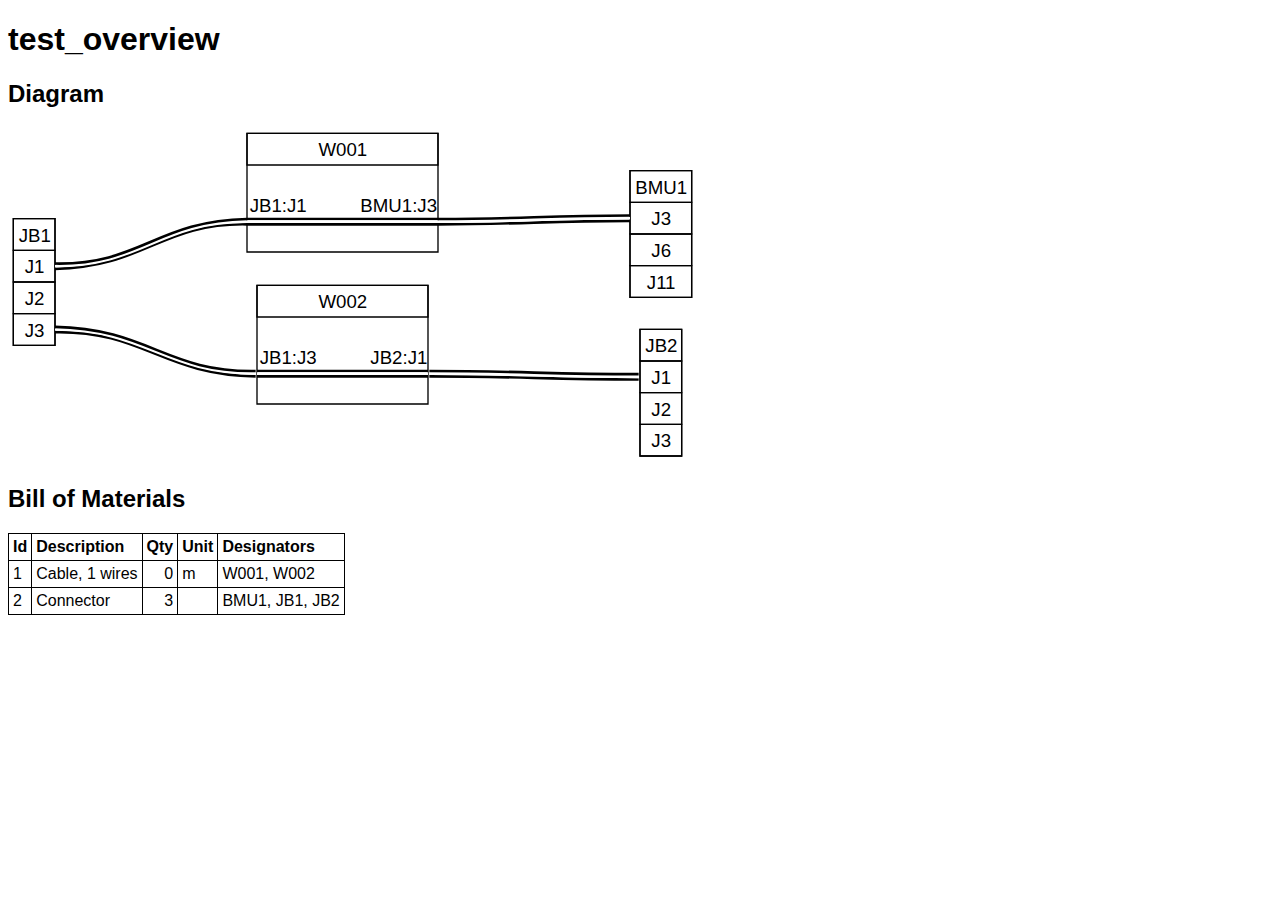
<file: examples/output_sample.html>
<!DOCTYPE html>
<html lang="en"><head>
  <meta charset="UTF-8">
  <meta name="generator" content="WireViz 0.4.1 - https://github.com/wireviz/WireViz">
  <title>test_overview</title>
  <style>

    #bom table, th, td {
      border: 1px solid black;
      border-collapse: collapse;
    }

    #bom th, td {
      padding: 4px;
      text-align: left;
    }

    .bom_col_qty {
      text-align: right;
    }

  </style>
</head><body style="font-family:arial;background-color:#ffffff">
<h1>test_overview</h1>
<h2>Diagram</h2>

<div id="description">
  <!-- %description% -->
</div>

<div id="diagram">
  <!-- XML and DOCTYPE declarations from SVG file removed -->
<!-- Generated by graphviz version 14.0.4 (20251115.1723)
 -->
<!-- Pages: 1 -->
<svg width="517pt" height="250pt"
 viewBox="0.00 0.00 517.00 250.00" xmlns="http://www.w3.org/2000/svg" xmlns:xlink="http://www.w3.org/1999/xlink">
<g id="graph0" class="graph" transform="scale(1 1) rotate(0) translate(4 246)">
<polygon fill="#ffffff" stroke="none" points="-4,4 -4,-246 512.75,-246 512.75,4 -4,4"/>
<!-- JB1 -->
<g id="node1" class="node">
<title>JB1</title>
<polygon fill="#ffffff" stroke="black" points="31.25,-178 0,-178 0,-83 31.25,-83 31.25,-178"/>
<polygon fill="none" stroke="black" points="0,-154.25 0,-178 31.25,-178 31.25,-154.25 0,-154.25"/>
<text xml:space="preserve" text-anchor="start" x="4" y="-160.7" font-family="arial" font-size="14.00">JB1</text>
<polygon fill="none" stroke="black" points="0,-130.5 0,-154.25 31.25,-154.25 31.25,-130.5 0,-130.5"/>
<text xml:space="preserve" text-anchor="start" x="8.5" y="-136.95" font-family="arial" font-size="14.00">J1</text>
<polygon fill="none" stroke="black" points="0,-106.75 0,-130.5 31.25,-130.5 31.25,-106.75 0,-106.75"/>
<text xml:space="preserve" text-anchor="start" x="8.5" y="-113.2" font-family="arial" font-size="14.00">J2</text>
<polygon fill="none" stroke="black" points="0,-83 0,-106.75 31.25,-106.75 31.25,-83 0,-83"/>
<text xml:space="preserve" text-anchor="start" x="8.5" y="-89.45" font-family="arial" font-size="14.00">J3</text>
</g>
<!-- W001 -->
<g id="node4" class="node">
<title>W001</title>
<polygon fill="#ffffff" stroke="black" points="318.5,-242 175.25,-242 175.25,-153 318.5,-153 318.5,-242"/>
<polygon fill="none" stroke="black" points="175.25,-218.25 175.25,-242 318.5,-242 318.5,-218.25 175.25,-218.25"/>
<text xml:space="preserve" text-anchor="start" x="228.88" y="-224.7" font-family="arial" font-size="14.00">W001</text>
<text xml:space="preserve" text-anchor="start" x="196" y="-202.95" font-family="arial" font-size="14.00"> </text>
<text xml:space="preserve" text-anchor="start" x="177.25" y="-183.2" font-family="arial" font-size="14.00">JB1:J1</text>
<text xml:space="preserve" text-anchor="start" x="222.5" y="-183.2" font-family="arial" font-size="14.00"> &#160;&#160;&#160;&#160;&#160;&#160;&#160;&#160;</text>
<text xml:space="preserve" text-anchor="start" x="260.25" y="-183.2" font-family="arial" font-size="14.00">BMU1:J3</text>
<polygon fill="#000000" stroke="none" points="175.25,-176.75 175.25,-178.75 318.5,-178.75 318.5,-176.75 175.25,-176.75"/>
<polygon fill="#ffffff" stroke="none" points="175.25,-174.75 175.25,-176.75 318.5,-176.75 318.5,-174.75 175.25,-174.75"/>
<polygon fill="#000000" stroke="none" points="175.25,-172.75 175.25,-174.75 318.5,-174.75 318.5,-172.75 175.25,-172.75"/>
<text xml:space="preserve" text-anchor="start" x="196" y="-157.45" font-family="arial" font-size="14.00"> </text>
</g>
<!-- JB1&#45;&#45;W001 -->
<g id="edge1" class="edge">
<title>JB1:e&#45;&#45;W001:w</title>
<path fill="none" stroke="#000000" stroke-width="2" d="M31.25,-140.38C98.82,-141.67 111.42,-175.04 175.25,-173.75"/>
<path fill="none" stroke="#ffffff" stroke-width="2" d="M31.25,-142.37C96.95,-142.38 109.55,-175.75 175.25,-175.75"/>
<path fill="none" stroke="#000000" stroke-width="2" d="M31.25,-144.37C95.08,-143.08 107.68,-176.46 175.25,-177.75"/>
</g>
<!-- W002 -->
<g id="node5" class="node">
<title>W002</title>
<polygon fill="#ffffff" stroke="black" points="311,-128 182.75,-128 182.75,-39 311,-39 311,-128"/>
<polygon fill="none" stroke="black" points="182.75,-104.25 182.75,-128 311,-128 311,-104.25 182.75,-104.25"/>
<text xml:space="preserve" text-anchor="start" x="228.88" y="-110.7" font-family="arial" font-size="14.00">W002</text>
<text xml:space="preserve" text-anchor="start" x="203.5" y="-88.95" font-family="arial" font-size="14.00"> </text>
<text xml:space="preserve" text-anchor="start" x="184.75" y="-69.2" font-family="arial" font-size="14.00">JB1:J3</text>
<text xml:space="preserve" text-anchor="start" x="230" y="-69.2" font-family="arial" font-size="14.00"> &#160;&#160;&#160;&#160;&#160;&#160;&#160;&#160;</text>
<text xml:space="preserve" text-anchor="start" x="267.75" y="-69.2" font-family="arial" font-size="14.00">JB2:J1</text>
<polygon fill="#000000" stroke="none" points="182.75,-62.75 182.75,-64.75 311,-64.75 311,-62.75 182.75,-62.75"/>
<polygon fill="#ffffff" stroke="none" points="182.75,-60.75 182.75,-62.75 311,-62.75 311,-60.75 182.75,-60.75"/>
<polygon fill="#000000" stroke="none" points="182.75,-58.75 182.75,-60.75 311,-60.75 311,-58.75 182.75,-58.75"/>
<text xml:space="preserve" text-anchor="start" x="203.5" y="-43.45" font-family="arial" font-size="14.00"> </text>
</g>
<!-- JB1&#45;&#45;W002 -->
<g id="edge3" class="edge">
<title>JB1:e&#45;&#45;W002:w</title>
<path fill="none" stroke="#000000" stroke-width="2" d="M31.25,-92.88C97.89,-94.12 111.41,-60.99 181.75,-59.75"/>
<path fill="none" stroke="#ffffff" stroke-width="2" d="M31.25,-94.88C99.74,-94.88 113.26,-61.75 181.75,-61.75"/>
<path fill="none" stroke="#000000" stroke-width="2" d="M31.25,-96.87C101.59,-95.63 115.11,-62.51 181.75,-63.75"/>
</g>
<!-- BMU1 -->
<g id="node2" class="node">
<title>BMU1</title>
<polygon fill="#ffffff" stroke="black" points="508.75,-214 462.5,-214 462.5,-119 508.75,-119 508.75,-214"/>
<polygon fill="none" stroke="black" points="462.5,-190.25 462.5,-214 508.75,-214 508.75,-190.25 462.5,-190.25"/>
<text xml:space="preserve" text-anchor="start" x="466.5" y="-196.7" font-family="arial" font-size="14.00">BMU1</text>
<polygon fill="none" stroke="black" points="462.5,-166.5 462.5,-190.25 508.75,-190.25 508.75,-166.5 462.5,-166.5"/>
<text xml:space="preserve" text-anchor="start" x="478.5" y="-172.95" font-family="arial" font-size="14.00">J3</text>
<polygon fill="none" stroke="black" points="462.5,-142.75 462.5,-166.5 508.75,-166.5 508.75,-142.75 462.5,-142.75"/>
<text xml:space="preserve" text-anchor="start" x="478.5" y="-149.2" font-family="arial" font-size="14.00">J6</text>
<polygon fill="none" stroke="black" points="462.5,-119 462.5,-142.75 508.75,-142.75 508.75,-119 462.5,-119"/>
<text xml:space="preserve" text-anchor="start" x="475.12" y="-125.45" font-family="arial" font-size="14.00">J11</text>
</g>
<!-- JB2 -->
<g id="node3" class="node">
<title>JB2</title>
<polygon fill="#ffffff" stroke="black" points="501.25,-95 470,-95 470,0 501.25,0 501.25,-95"/>
<polygon fill="none" stroke="black" points="470,-71.25 470,-95 501.25,-95 501.25,-71.25 470,-71.25"/>
<text xml:space="preserve" text-anchor="start" x="474" y="-77.7" font-family="arial" font-size="14.00">JB2</text>
<polygon fill="none" stroke="black" points="470,-47.5 470,-71.25 501.25,-71.25 501.25,-47.5 470,-47.5"/>
<text xml:space="preserve" text-anchor="start" x="478.5" y="-53.95" font-family="arial" font-size="14.00">J1</text>
<polygon fill="none" stroke="black" points="470,-23.75 470,-47.5 501.25,-47.5 501.25,-23.75 470,-23.75"/>
<text xml:space="preserve" text-anchor="start" x="478.5" y="-30.2" font-family="arial" font-size="14.00">J2</text>
<polygon fill="none" stroke="black" points="470,0 470,-23.75 501.25,-23.75 501.25,0 470,0"/>
<text xml:space="preserve" text-anchor="start" x="478.5" y="-6.45" font-family="arial" font-size="14.00">J3</text>
</g>
<!-- W001&#45;&#45;BMU1 -->
<g id="edge2" class="edge">
<title>W001:e&#45;&#45;BMU1:w</title>
<path fill="none" stroke="#000000" stroke-width="2" d="M318.5,-173.75C382.83,-173.78 398.81,-176.4 462.5,-176.38"/>
<path fill="none" stroke="#ffffff" stroke-width="2" d="M318.5,-175.75C382.51,-175.75 398.49,-178.37 462.5,-178.38"/>
<path fill="none" stroke="#000000" stroke-width="2" d="M318.5,-177.75C382.19,-177.72 398.17,-180.35 462.5,-180.37"/>
</g>
<!-- W002&#45;&#45;JB2 -->
<g id="edge4" class="edge">
<title>W002:e&#45;&#45;JB2:w</title>
<path fill="none" stroke="#000000" stroke-width="2" d="M312,-59.75C381.52,-59.77 398.94,-57.39 469,-57.38"/>
<path fill="none" stroke="#ffffff" stroke-width="2" d="M312,-61.75C381.79,-61.75 399.21,-59.38 469,-59.37"/>
<path fill="none" stroke="#000000" stroke-width="2" d="M312,-63.75C382.06,-63.73 399.48,-61.36 469,-61.37"/>
</g>
</g>
</svg>

</div>

<div id="notes">
  <!-- %notes% -->
</div>

<h2>Bill of Materials</h2>

<div id="bom">
  <table class="bom">
  <tr>
    <th class="bom_col_id">Id</th>
    <th class="bom_col_description">Description</th>
    <th class="bom_col_qty">Qty</th>
    <th class="bom_col_unit">Unit</th>
    <th class="bom_col_designators">Designators</th>
  </tr>
  <tr>
    <td class="bom_col_id">1</td>
    <td class="bom_col_description">Cable, 1 wires</td>
    <td class="bom_col_qty">0</td>
    <td class="bom_col_unit">m</td>
    <td class="bom_col_designators">W001, W002</td>
  </tr>
  <tr>
    <td class="bom_col_id">2</td>
    <td class="bom_col_description">Connector</td>
    <td class="bom_col_qty">3</td>
    <td class="bom_col_unit"></td>
    <td class="bom_col_designators">BMU1, JB1, JB2</td>
  </tr>
</table>

</div>

</body></html>
</file>
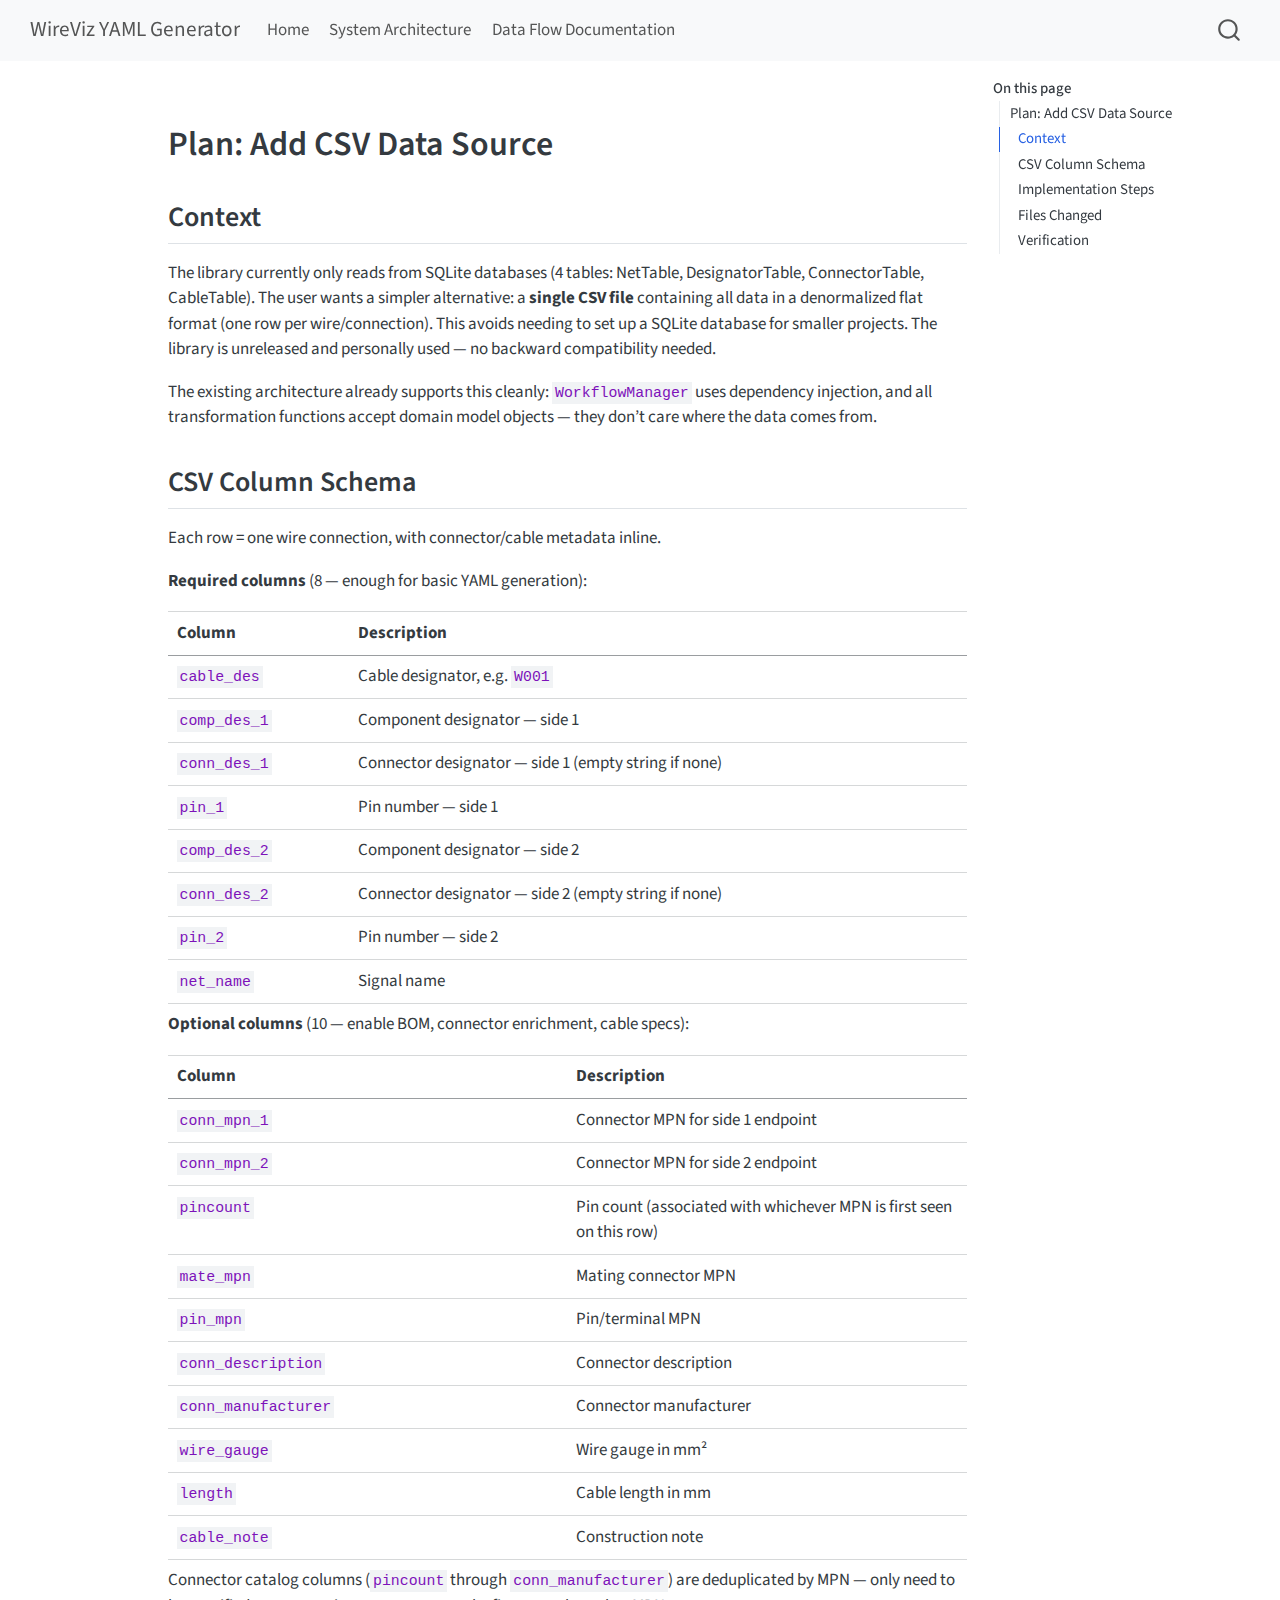
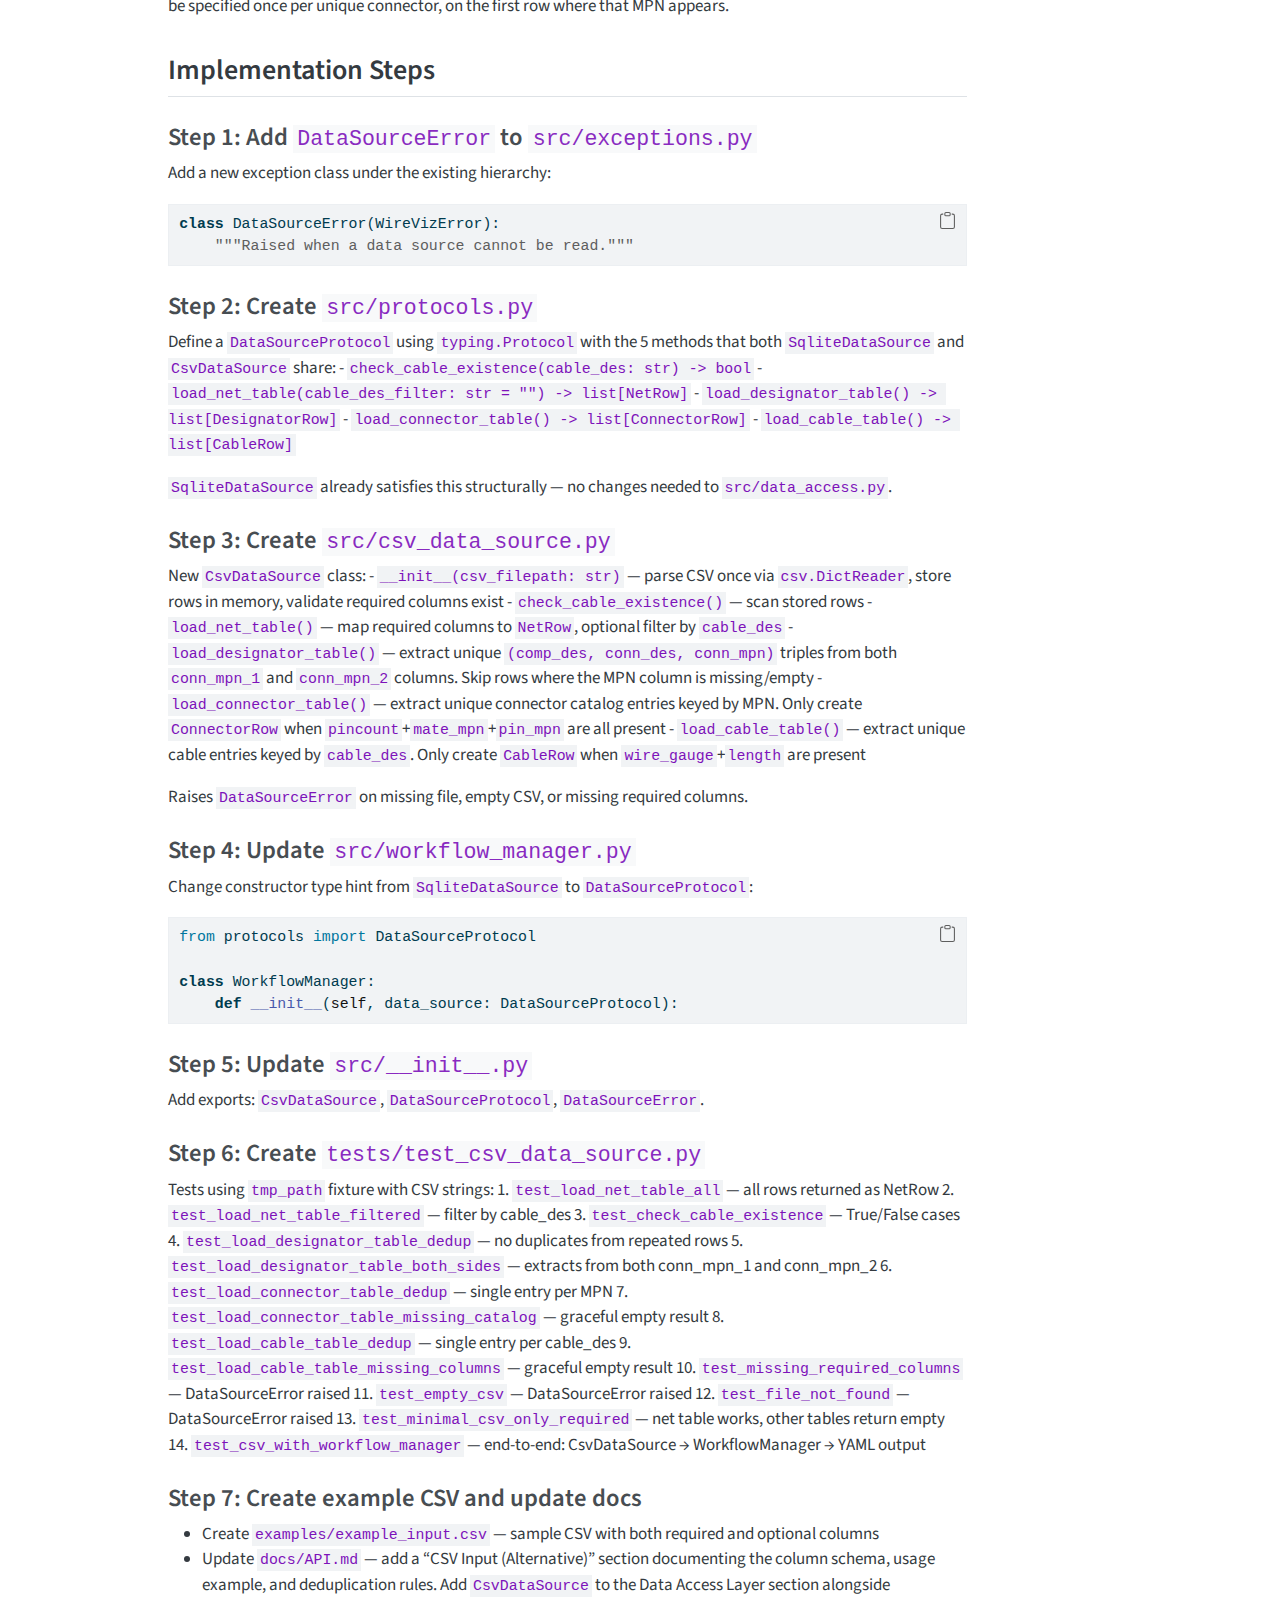
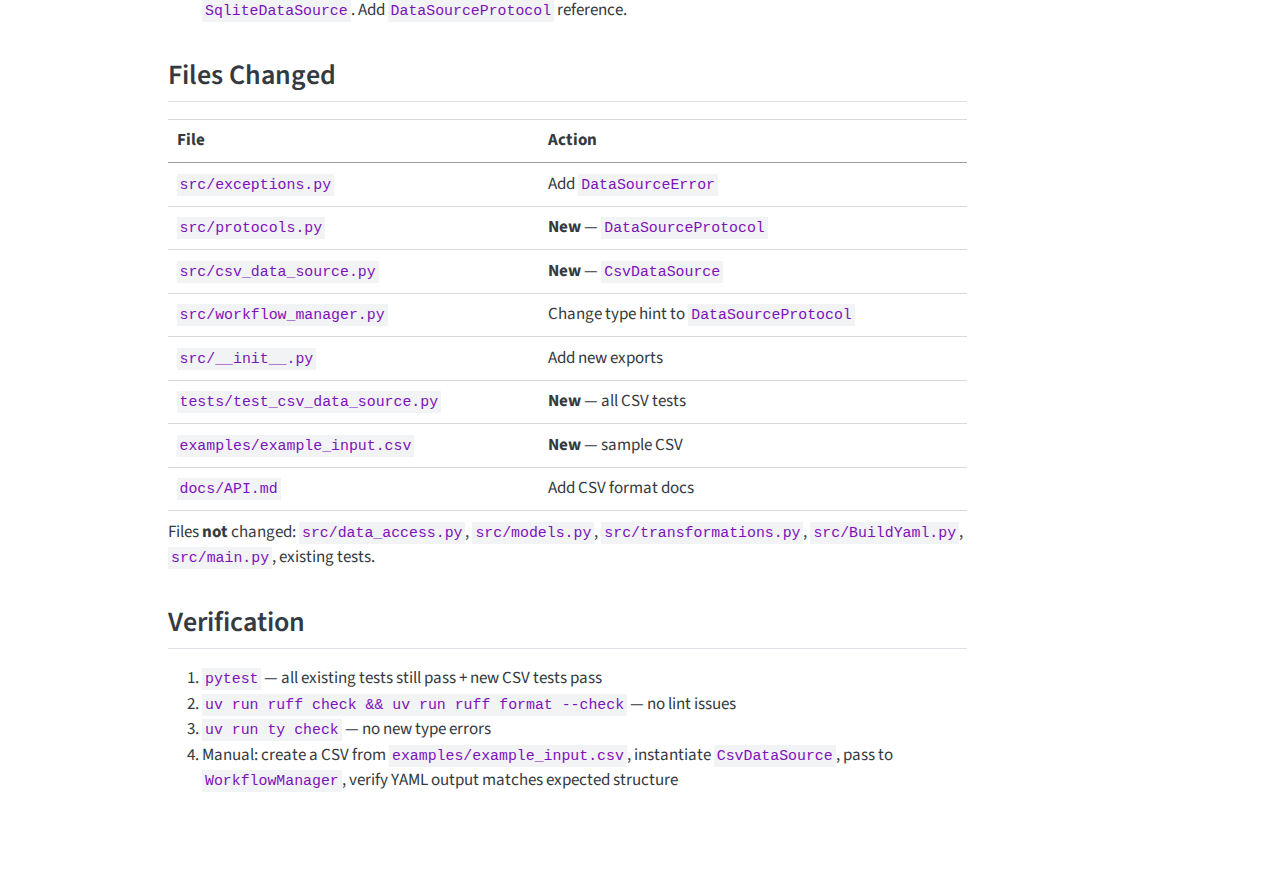
<file: plans/2026-02-21-csv-data-source.html>
<!DOCTYPE html>
<html xmlns="http://www.w3.org/1999/xhtml" lang="en" xml:lang="en"><head>

<meta charset="utf-8">
<meta name="generator" content="quarto-1.8.27">

<meta name="viewport" content="width=device-width, initial-scale=1.0, user-scalable=yes">


<title>csv-data-source – WireViz YAML Generator</title>
<style>
code{white-space: pre-wrap;}
span.smallcaps{font-variant: small-caps;}
div.columns{display: flex; gap: min(4vw, 1.5em);}
div.column{flex: auto; overflow-x: auto;}
div.hanging-indent{margin-left: 1.5em; text-indent: -1.5em;}
ul.task-list{list-style: none;}
ul.task-list li input[type="checkbox"] {
  width: 0.8em;
  margin: 0 0.8em 0.2em -1em; /* quarto-specific, see https://github.com/quarto-dev/quarto-cli/issues/4556 */ 
  vertical-align: middle;
}
/* CSS for syntax highlighting */
html { -webkit-text-size-adjust: 100%; }
pre > code.sourceCode { white-space: pre; position: relative; }
pre > code.sourceCode > span { display: inline-block; line-height: 1.25; }
pre > code.sourceCode > span:empty { height: 1.2em; }
.sourceCode { overflow: visible; }
code.sourceCode > span { color: inherit; text-decoration: inherit; }
div.sourceCode { margin: 1em 0; }
pre.sourceCode { margin: 0; }
@media screen {
div.sourceCode { overflow: auto; }
}
@media print {
pre > code.sourceCode { white-space: pre-wrap; }
pre > code.sourceCode > span { text-indent: -5em; padding-left: 5em; }
}
pre.numberSource code
  { counter-reset: source-line 0; }
pre.numberSource code > span
  { position: relative; left: -4em; counter-increment: source-line; }
pre.numberSource code > span > a:first-child::before
  { content: counter(source-line);
    position: relative; left: -1em; text-align: right; vertical-align: baseline;
    border: none; display: inline-block;
    -webkit-touch-callout: none; -webkit-user-select: none;
    -khtml-user-select: none; -moz-user-select: none;
    -ms-user-select: none; user-select: none;
    padding: 0 4px; width: 4em;
  }
pre.numberSource { margin-left: 3em;  padding-left: 4px; }
div.sourceCode
  {   }
@media screen {
pre > code.sourceCode > span > a:first-child::before { text-decoration: underline; }
}
</style>


<script src="../site_libs/quarto-nav/quarto-nav.js"></script>
<script src="../site_libs/quarto-nav/headroom.min.js"></script>
<script src="../site_libs/clipboard/clipboard.min.js"></script>
<script src="../site_libs/quarto-search/autocomplete.umd.js"></script>
<script src="../site_libs/quarto-search/fuse.min.js"></script>
<script src="../site_libs/quarto-search/quarto-search.js"></script>
<meta name="quarto:offset" content="../">
<script src="../site_libs/quarto-html/quarto.js" type="module"></script>
<script src="../site_libs/quarto-html/tabsets/tabsets.js" type="module"></script>
<script src="../site_libs/quarto-html/axe/axe-check.js" type="module"></script>
<script src="../site_libs/quarto-html/popper.min.js"></script>
<script src="../site_libs/quarto-html/tippy.umd.min.js"></script>
<script src="../site_libs/quarto-html/anchor.min.js"></script>
<link href="../site_libs/quarto-html/tippy.css" rel="stylesheet">
<link href="../site_libs/quarto-html/quarto-syntax-highlighting-ed96de9b727972fe78a7b5d16c58bf87.css" rel="stylesheet" id="quarto-text-highlighting-styles">
<script src="../site_libs/bootstrap/bootstrap.min.js"></script>
<link href="../site_libs/bootstrap/bootstrap-icons.css" rel="stylesheet">
<link href="../site_libs/bootstrap/bootstrap-355c415dd6b9922ddaf04a2341011fe1.min.css" rel="stylesheet" append-hash="true" id="quarto-bootstrap" data-mode="light">
<script id="quarto-search-options" type="application/json">{
  "location": "navbar",
  "copy-button": false,
  "collapse-after": 3,
  "panel-placement": "end",
  "type": "overlay",
  "limit": 50,
  "keyboard-shortcut": [
    "f",
    "/",
    "s"
  ],
  "show-item-context": false,
  "language": {
    "search-no-results-text": "No results",
    "search-matching-documents-text": "matching documents",
    "search-copy-link-title": "Copy link to search",
    "search-hide-matches-text": "Hide additional matches",
    "search-more-match-text": "more match in this document",
    "search-more-matches-text": "more matches in this document",
    "search-clear-button-title": "Clear",
    "search-text-placeholder": "",
    "search-detached-cancel-button-title": "Cancel",
    "search-submit-button-title": "Submit",
    "search-label": "Search"
  }
}</script>


<link rel="stylesheet" href="../styles.css">
</head>

<body class="nav-fixed quarto-light">

<div id="quarto-search-results"></div>
  <header id="quarto-header" class="headroom fixed-top">
    <nav class="navbar navbar-expand-lg " data-bs-theme="dark">
      <div class="navbar-container container-fluid">
      <div class="navbar-brand-container mx-auto">
    <a class="navbar-brand" href="../index.html">
    <span class="navbar-title">WireViz YAML Generator</span>
    </a>
  </div>
            <div id="quarto-search" class="" title="Search"></div>
          <button class="navbar-toggler" type="button" data-bs-toggle="collapse" data-bs-target="#navbarCollapse" aria-controls="navbarCollapse" role="menu" aria-expanded="false" aria-label="Toggle navigation" onclick="if (window.quartoToggleHeadroom) { window.quartoToggleHeadroom(); }">
  <span class="navbar-toggler-icon"></span>
</button>
          <div class="collapse navbar-collapse" id="navbarCollapse">
            <ul class="navbar-nav navbar-nav-scroll me-auto">
  <li class="nav-item">
    <a class="nav-link" href="../index.html"> 
<span class="menu-text">Home</span></a>
  </li>  
  <li class="nav-item">
    <a class="nav-link" href="../system_architecture.html"> 
<span class="menu-text">System Architecture</span></a>
  </li>  
  <li class="nav-item">
    <a class="nav-link" href="../data_flow.html"> 
<span class="menu-text">Data Flow Documentation</span></a>
  </li>  
</ul>
          </div> <!-- /navcollapse -->
            <div class="quarto-navbar-tools">
</div>
      </div> <!-- /container-fluid -->
    </nav>
</header>
<!-- content -->
<div id="quarto-content" class="quarto-container page-columns page-rows-contents page-layout-article page-navbar">
<!-- sidebar -->
<!-- margin-sidebar -->
    <div id="quarto-margin-sidebar" class="sidebar margin-sidebar">
        <nav id="TOC" role="doc-toc" class="toc-active">
    <h2 id="toc-title">On this page</h2>
   
  <ul>
  <li><a href="#plan-add-csv-data-source" id="toc-plan-add-csv-data-source" class="nav-link active" data-scroll-target="#plan-add-csv-data-source">Plan: Add CSV Data Source</a>
  <ul class="collapse">
  <li><a href="#context" id="toc-context" class="nav-link" data-scroll-target="#context">Context</a></li>
  <li><a href="#csv-column-schema" id="toc-csv-column-schema" class="nav-link" data-scroll-target="#csv-column-schema">CSV Column Schema</a></li>
  <li><a href="#implementation-steps" id="toc-implementation-steps" class="nav-link" data-scroll-target="#implementation-steps">Implementation Steps</a>
  <ul class="collapse">
  <li><a href="#step-1-add-datasourceerror-to-srcexceptions.py" id="toc-step-1-add-datasourceerror-to-srcexceptions.py" class="nav-link" data-scroll-target="#step-1-add-datasourceerror-to-srcexceptions.py">Step 1: Add <code>DataSourceError</code> to <code>src/exceptions.py</code></a></li>
  <li><a href="#step-2-create-srcprotocols.py" id="toc-step-2-create-srcprotocols.py" class="nav-link" data-scroll-target="#step-2-create-srcprotocols.py">Step 2: Create <code>src/protocols.py</code></a></li>
  <li><a href="#step-3-create-srccsv_data_source.py" id="toc-step-3-create-srccsv_data_source.py" class="nav-link" data-scroll-target="#step-3-create-srccsv_data_source.py">Step 3: Create <code>src/csv_data_source.py</code></a></li>
  <li><a href="#step-4-update-srcworkflow_manager.py" id="toc-step-4-update-srcworkflow_manager.py" class="nav-link" data-scroll-target="#step-4-update-srcworkflow_manager.py">Step 4: Update <code>src/workflow_manager.py</code></a></li>
  <li><a href="#step-5-update-src__init__.py" id="toc-step-5-update-src__init__.py" class="nav-link" data-scroll-target="#step-5-update-src__init__.py">Step 5: Update <code>src/__init__.py</code></a></li>
  <li><a href="#step-6-create-teststest_csv_data_source.py" id="toc-step-6-create-teststest_csv_data_source.py" class="nav-link" data-scroll-target="#step-6-create-teststest_csv_data_source.py">Step 6: Create <code>tests/test_csv_data_source.py</code></a></li>
  <li><a href="#step-7-create-example-csv-and-update-docs" id="toc-step-7-create-example-csv-and-update-docs" class="nav-link" data-scroll-target="#step-7-create-example-csv-and-update-docs">Step 7: Create example CSV and update docs</a></li>
  </ul></li>
  <li><a href="#files-changed" id="toc-files-changed" class="nav-link" data-scroll-target="#files-changed">Files Changed</a></li>
  <li><a href="#verification" id="toc-verification" class="nav-link" data-scroll-target="#verification">Verification</a></li>
  </ul></li>
  </ul>
</nav>
    </div>
<!-- main -->
<main class="content" id="quarto-document-content"><header id="title-block-header" class="quarto-title-block"></header>




<section id="plan-add-csv-data-source" class="level1">
<h1>Plan: Add CSV Data Source</h1>
<section id="context" class="level2">
<h2 class="anchored" data-anchor-id="context">Context</h2>
<p>The library currently only reads from SQLite databases (4 tables: NetTable, DesignatorTable, ConnectorTable, CableTable). The user wants a simpler alternative: a <strong>single CSV file</strong> containing all data in a denormalized flat format (one row per wire/connection). This avoids needing to set up a SQLite database for smaller projects. The library is unreleased and personally used — no backward compatibility needed.</p>
<p>The existing architecture already supports this cleanly: <code>WorkflowManager</code> uses dependency injection, and all transformation functions accept domain model objects — they don’t care where the data comes from.</p>
</section>
<section id="csv-column-schema" class="level2">
<h2 class="anchored" data-anchor-id="csv-column-schema">CSV Column Schema</h2>
<p>Each row = one wire connection, with connector/cable metadata inline.</p>
<p><strong>Required columns</strong> (8 — enough for basic YAML generation):</p>
<table class="caption-top table">
<thead>
<tr class="header">
<th>Column</th>
<th>Description</th>
</tr>
</thead>
<tbody>
<tr class="odd">
<td><code>cable_des</code></td>
<td>Cable designator, e.g.&nbsp;<code>W001</code></td>
</tr>
<tr class="even">
<td><code>comp_des_1</code></td>
<td>Component designator — side 1</td>
</tr>
<tr class="odd">
<td><code>conn_des_1</code></td>
<td>Connector designator — side 1 (empty string if none)</td>
</tr>
<tr class="even">
<td><code>pin_1</code></td>
<td>Pin number — side 1</td>
</tr>
<tr class="odd">
<td><code>comp_des_2</code></td>
<td>Component designator — side 2</td>
</tr>
<tr class="even">
<td><code>conn_des_2</code></td>
<td>Connector designator — side 2 (empty string if none)</td>
</tr>
<tr class="odd">
<td><code>pin_2</code></td>
<td>Pin number — side 2</td>
</tr>
<tr class="even">
<td><code>net_name</code></td>
<td>Signal name</td>
</tr>
</tbody>
</table>
<p><strong>Optional columns</strong> (10 — enable BOM, connector enrichment, cable specs):</p>
<table class="caption-top table">
<colgroup>
<col style="width: 50%">
<col style="width: 50%">
</colgroup>
<thead>
<tr class="header">
<th>Column</th>
<th>Description</th>
</tr>
</thead>
<tbody>
<tr class="odd">
<td><code>conn_mpn_1</code></td>
<td>Connector MPN for side 1 endpoint</td>
</tr>
<tr class="even">
<td><code>conn_mpn_2</code></td>
<td>Connector MPN for side 2 endpoint</td>
</tr>
<tr class="odd">
<td><code>pincount</code></td>
<td>Pin count (associated with whichever MPN is first seen on this row)</td>
</tr>
<tr class="even">
<td><code>mate_mpn</code></td>
<td>Mating connector MPN</td>
</tr>
<tr class="odd">
<td><code>pin_mpn</code></td>
<td>Pin/terminal MPN</td>
</tr>
<tr class="even">
<td><code>conn_description</code></td>
<td>Connector description</td>
</tr>
<tr class="odd">
<td><code>conn_manufacturer</code></td>
<td>Connector manufacturer</td>
</tr>
<tr class="even">
<td><code>wire_gauge</code></td>
<td>Wire gauge in mm²</td>
</tr>
<tr class="odd">
<td><code>length</code></td>
<td>Cable length in mm</td>
</tr>
<tr class="even">
<td><code>cable_note</code></td>
<td>Construction note</td>
</tr>
</tbody>
</table>
<p>Connector catalog columns (<code>pincount</code> through <code>conn_manufacturer</code>) are deduplicated by MPN — only need to be specified once per unique connector, on the first row where that MPN appears.</p>
</section>
<section id="implementation-steps" class="level2">
<h2 class="anchored" data-anchor-id="implementation-steps">Implementation Steps</h2>
<section id="step-1-add-datasourceerror-to-srcexceptions.py" class="level3">
<h3 class="anchored" data-anchor-id="step-1-add-datasourceerror-to-srcexceptions.py">Step 1: Add <code>DataSourceError</code> to <code>src/exceptions.py</code></h3>
<p>Add a new exception class under the existing hierarchy:</p>
<div class="code-copy-outer-scaffold"><div class="sourceCode" id="cb1"><pre class="sourceCode python code-with-copy"><code class="sourceCode python"><span id="cb1-1"><a href="#cb1-1" aria-hidden="true" tabindex="-1"></a><span class="kw">class</span> DataSourceError(WireVizError):</span>
<span id="cb1-2"><a href="#cb1-2" aria-hidden="true" tabindex="-1"></a>    <span class="co">"""Raised when a data source cannot be read."""</span></span></code></pre></div><button title="Copy to Clipboard" class="code-copy-button"><i class="bi"></i></button></div>
</section>
<section id="step-2-create-srcprotocols.py" class="level3">
<h3 class="anchored" data-anchor-id="step-2-create-srcprotocols.py">Step 2: Create <code>src/protocols.py</code></h3>
<p>Define a <code>DataSourceProtocol</code> using <code>typing.Protocol</code> with the 5 methods that both <code>SqliteDataSource</code> and <code>CsvDataSource</code> share: - <code>check_cable_existence(cable_des: str) -&gt; bool</code> - <code>load_net_table(cable_des_filter: str = "") -&gt; list[NetRow]</code> - <code>load_designator_table() -&gt; list[DesignatorRow]</code> - <code>load_connector_table() -&gt; list[ConnectorRow]</code> - <code>load_cable_table() -&gt; list[CableRow]</code></p>
<p><code>SqliteDataSource</code> already satisfies this structurally — no changes needed to <code>src/data_access.py</code>.</p>
</section>
<section id="step-3-create-srccsv_data_source.py" class="level3">
<h3 class="anchored" data-anchor-id="step-3-create-srccsv_data_source.py">Step 3: Create <code>src/csv_data_source.py</code></h3>
<p>New <code>CsvDataSource</code> class: - <code>__init__(csv_filepath: str)</code> — parse CSV once via <code>csv.DictReader</code>, store rows in memory, validate required columns exist - <code>check_cable_existence()</code> — scan stored rows - <code>load_net_table()</code> — map required columns to <code>NetRow</code>, optional filter by <code>cable_des</code> - <code>load_designator_table()</code> — extract unique <code>(comp_des, conn_des, conn_mpn)</code> triples from both <code>conn_mpn_1</code> and <code>conn_mpn_2</code> columns. Skip rows where the MPN column is missing/empty - <code>load_connector_table()</code> — extract unique connector catalog entries keyed by MPN. Only create <code>ConnectorRow</code> when <code>pincount</code>+<code>mate_mpn</code>+<code>pin_mpn</code> are all present - <code>load_cable_table()</code> — extract unique cable entries keyed by <code>cable_des</code>. Only create <code>CableRow</code> when <code>wire_gauge</code>+<code>length</code> are present</p>
<p>Raises <code>DataSourceError</code> on missing file, empty CSV, or missing required columns.</p>
</section>
<section id="step-4-update-srcworkflow_manager.py" class="level3">
<h3 class="anchored" data-anchor-id="step-4-update-srcworkflow_manager.py">Step 4: Update <code>src/workflow_manager.py</code></h3>
<p>Change constructor type hint from <code>SqliteDataSource</code> to <code>DataSourceProtocol</code>:</p>
<div class="code-copy-outer-scaffold"><div class="sourceCode" id="cb2"><pre class="sourceCode python code-with-copy"><code class="sourceCode python"><span id="cb2-1"><a href="#cb2-1" aria-hidden="true" tabindex="-1"></a><span class="im">from</span> protocols <span class="im">import</span> DataSourceProtocol</span>
<span id="cb2-2"><a href="#cb2-2" aria-hidden="true" tabindex="-1"></a></span>
<span id="cb2-3"><a href="#cb2-3" aria-hidden="true" tabindex="-1"></a><span class="kw">class</span> WorkflowManager:</span>
<span id="cb2-4"><a href="#cb2-4" aria-hidden="true" tabindex="-1"></a>    <span class="kw">def</span> <span class="fu">__init__</span>(<span class="va">self</span>, data_source: DataSourceProtocol):</span></code></pre></div><button title="Copy to Clipboard" class="code-copy-button"><i class="bi"></i></button></div>
</section>
<section id="step-5-update-src__init__.py" class="level3">
<h3 class="anchored" data-anchor-id="step-5-update-src__init__.py">Step 5: Update <code>src/__init__.py</code></h3>
<p>Add exports: <code>CsvDataSource</code>, <code>DataSourceProtocol</code>, <code>DataSourceError</code>.</p>
</section>
<section id="step-6-create-teststest_csv_data_source.py" class="level3">
<h3 class="anchored" data-anchor-id="step-6-create-teststest_csv_data_source.py">Step 6: Create <code>tests/test_csv_data_source.py</code></h3>
<p>Tests using <code>tmp_path</code> fixture with CSV strings: 1. <code>test_load_net_table_all</code> — all rows returned as NetRow 2. <code>test_load_net_table_filtered</code> — filter by cable_des 3. <code>test_check_cable_existence</code> — True/False cases 4. <code>test_load_designator_table_dedup</code> — no duplicates from repeated rows 5. <code>test_load_designator_table_both_sides</code> — extracts from both conn_mpn_1 and conn_mpn_2 6. <code>test_load_connector_table_dedup</code> — single entry per MPN 7. <code>test_load_connector_table_missing_catalog</code> — graceful empty result 8. <code>test_load_cable_table_dedup</code> — single entry per cable_des 9. <code>test_load_cable_table_missing_columns</code> — graceful empty result 10. <code>test_missing_required_columns</code> — DataSourceError raised 11. <code>test_empty_csv</code> — DataSourceError raised 12. <code>test_file_not_found</code> — DataSourceError raised 13. <code>test_minimal_csv_only_required</code> — net table works, other tables return empty 14. <code>test_csv_with_workflow_manager</code> — end-to-end: CsvDataSource → WorkflowManager → YAML output</p>
</section>
<section id="step-7-create-example-csv-and-update-docs" class="level3">
<h3 class="anchored" data-anchor-id="step-7-create-example-csv-and-update-docs">Step 7: Create example CSV and update docs</h3>
<ul>
<li>Create <code>examples/example_input.csv</code> — sample CSV with both required and optional columns</li>
<li>Update <code>docs/API.md</code> — add a “CSV Input (Alternative)” section documenting the column schema, usage example, and deduplication rules. Add <code>CsvDataSource</code> to the Data Access Layer section alongside <code>SqliteDataSource</code>. Add <code>DataSourceProtocol</code> reference.</li>
</ul>
</section>
</section>
<section id="files-changed" class="level2">
<h2 class="anchored" data-anchor-id="files-changed">Files Changed</h2>
<table class="caption-top table">
<thead>
<tr class="header">
<th>File</th>
<th>Action</th>
</tr>
</thead>
<tbody>
<tr class="odd">
<td><code>src/exceptions.py</code></td>
<td>Add <code>DataSourceError</code></td>
</tr>
<tr class="even">
<td><code>src/protocols.py</code></td>
<td><strong>New</strong> — <code>DataSourceProtocol</code></td>
</tr>
<tr class="odd">
<td><code>src/csv_data_source.py</code></td>
<td><strong>New</strong> — <code>CsvDataSource</code></td>
</tr>
<tr class="even">
<td><code>src/workflow_manager.py</code></td>
<td>Change type hint to <code>DataSourceProtocol</code></td>
</tr>
<tr class="odd">
<td><code>src/__init__.py</code></td>
<td>Add new exports</td>
</tr>
<tr class="even">
<td><code>tests/test_csv_data_source.py</code></td>
<td><strong>New</strong> — all CSV tests</td>
</tr>
<tr class="odd">
<td><code>examples/example_input.csv</code></td>
<td><strong>New</strong> — sample CSV</td>
</tr>
<tr class="even">
<td><code>docs/API.md</code></td>
<td>Add CSV format docs</td>
</tr>
</tbody>
</table>
<p>Files <strong>not</strong> changed: <code>src/data_access.py</code>, <code>src/models.py</code>, <code>src/transformations.py</code>, <code>src/BuildYaml.py</code>, <code>src/main.py</code>, existing tests.</p>
</section>
<section id="verification" class="level2">
<h2 class="anchored" data-anchor-id="verification">Verification</h2>
<ol type="1">
<li><code>pytest</code> — all existing tests still pass + new CSV tests pass</li>
<li><code>uv run ruff check &amp;&amp; uv run ruff format --check</code> — no lint issues</li>
<li><code>uv run ty check</code> — no new type errors</li>
<li>Manual: create a CSV from <code>examples/example_input.csv</code>, instantiate <code>CsvDataSource</code>, pass to <code>WorkflowManager</code>, verify YAML output matches expected structure</li>
</ol>


</section>
</section>

</main> <!-- /main -->
<script id="quarto-html-after-body" type="application/javascript">
  window.document.addEventListener("DOMContentLoaded", function (event) {
    const icon = "";
    const anchorJS = new window.AnchorJS();
    anchorJS.options = {
      placement: 'right',
      icon: icon
    };
    anchorJS.add('.anchored');
    const isCodeAnnotation = (el) => {
      for (const clz of el.classList) {
        if (clz.startsWith('code-annotation-')) {                     
          return true;
        }
      }
      return false;
    }
    const onCopySuccess = function(e) {
      // button target
      const button = e.trigger;
      // don't keep focus
      button.blur();
      // flash "checked"
      button.classList.add('code-copy-button-checked');
      var currentTitle = button.getAttribute("title");
      button.setAttribute("title", "Copied!");
      let tooltip;
      if (window.bootstrap) {
        button.setAttribute("data-bs-toggle", "tooltip");
        button.setAttribute("data-bs-placement", "left");
        button.setAttribute("data-bs-title", "Copied!");
        tooltip = new bootstrap.Tooltip(button, 
          { trigger: "manual", 
            customClass: "code-copy-button-tooltip",
            offset: [0, -8]});
        tooltip.show();    
      }
      setTimeout(function() {
        if (tooltip) {
          tooltip.hide();
          button.removeAttribute("data-bs-title");
          button.removeAttribute("data-bs-toggle");
          button.removeAttribute("data-bs-placement");
        }
        button.setAttribute("title", currentTitle);
        button.classList.remove('code-copy-button-checked');
      }, 1000);
      // clear code selection
      e.clearSelection();
    }
    const getTextToCopy = function(trigger) {
      const outerScaffold = trigger.parentElement.cloneNode(true);
      const codeEl = outerScaffold.querySelector('code');
      for (const childEl of codeEl.children) {
        if (isCodeAnnotation(childEl)) {
          childEl.remove();
        }
      }
      return codeEl.innerText;
    }
    const clipboard = new window.ClipboardJS('.code-copy-button:not([data-in-quarto-modal])', {
      text: getTextToCopy
    });
    clipboard.on('success', onCopySuccess);
    if (window.document.getElementById('quarto-embedded-source-code-modal')) {
      const clipboardModal = new window.ClipboardJS('.code-copy-button[data-in-quarto-modal]', {
        text: getTextToCopy,
        container: window.document.getElementById('quarto-embedded-source-code-modal')
      });
      clipboardModal.on('success', onCopySuccess);
    }
      var localhostRegex = new RegExp(/^(?:http|https):\/\/localhost\:?[0-9]*\//);
      var mailtoRegex = new RegExp(/^mailto:/);
        var filterRegex = new RegExp("https:\/\/OleJBondahl\.github\.io\/wireviz_yaml_generator\/");
      var isInternal = (href) => {
          return filterRegex.test(href) || localhostRegex.test(href) || mailtoRegex.test(href);
      }
      // Inspect non-navigation links and adorn them if external
     var links = window.document.querySelectorAll('a[href]:not(.nav-link):not(.navbar-brand):not(.toc-action):not(.sidebar-link):not(.sidebar-item-toggle):not(.pagination-link):not(.no-external):not([aria-hidden]):not(.dropdown-item):not(.quarto-navigation-tool):not(.about-link)');
      for (var i=0; i<links.length; i++) {
        const link = links[i];
        if (!isInternal(link.href)) {
          // undo the damage that might have been done by quarto-nav.js in the case of
          // links that we want to consider external
          if (link.dataset.originalHref !== undefined) {
            link.href = link.dataset.originalHref;
          }
        }
      }
    function tippyHover(el, contentFn, onTriggerFn, onUntriggerFn) {
      const config = {
        allowHTML: true,
        maxWidth: 500,
        delay: 100,
        arrow: false,
        appendTo: function(el) {
            return el.parentElement;
        },
        interactive: true,
        interactiveBorder: 10,
        theme: 'quarto',
        placement: 'bottom-start',
      };
      if (contentFn) {
        config.content = contentFn;
      }
      if (onTriggerFn) {
        config.onTrigger = onTriggerFn;
      }
      if (onUntriggerFn) {
        config.onUntrigger = onUntriggerFn;
      }
      window.tippy(el, config); 
    }
    const noterefs = window.document.querySelectorAll('a[role="doc-noteref"]');
    for (var i=0; i<noterefs.length; i++) {
      const ref = noterefs[i];
      tippyHover(ref, function() {
        // use id or data attribute instead here
        let href = ref.getAttribute('data-footnote-href') || ref.getAttribute('href');
        try { href = new URL(href).hash; } catch {}
        const id = href.replace(/^#\/?/, "");
        const note = window.document.getElementById(id);
        if (note) {
          return note.innerHTML;
        } else {
          return "";
        }
      });
    }
    const xrefs = window.document.querySelectorAll('a.quarto-xref');
    const processXRef = (id, note) => {
      // Strip column container classes
      const stripColumnClz = (el) => {
        el.classList.remove("page-full", "page-columns");
        if (el.children) {
          for (const child of el.children) {
            stripColumnClz(child);
          }
        }
      }
      stripColumnClz(note)
      if (id === null || id.startsWith('sec-')) {
        // Special case sections, only their first couple elements
        const container = document.createElement("div");
        if (note.children && note.children.length > 2) {
          container.appendChild(note.children[0].cloneNode(true));
          for (let i = 1; i < note.children.length; i++) {
            const child = note.children[i];
            if (child.tagName === "P" && child.innerText === "") {
              continue;
            } else {
              container.appendChild(child.cloneNode(true));
              break;
            }
          }
          if (window.Quarto?.typesetMath) {
            window.Quarto.typesetMath(container);
          }
          return container.innerHTML
        } else {
          if (window.Quarto?.typesetMath) {
            window.Quarto.typesetMath(note);
          }
          return note.innerHTML;
        }
      } else {
        // Remove any anchor links if they are present
        const anchorLink = note.querySelector('a.anchorjs-link');
        if (anchorLink) {
          anchorLink.remove();
        }
        if (window.Quarto?.typesetMath) {
          window.Quarto.typesetMath(note);
        }
        if (note.classList.contains("callout")) {
          return note.outerHTML;
        } else {
          return note.innerHTML;
        }
      }
    }
    for (var i=0; i<xrefs.length; i++) {
      const xref = xrefs[i];
      tippyHover(xref, undefined, function(instance) {
        instance.disable();
        let url = xref.getAttribute('href');
        let hash = undefined; 
        if (url.startsWith('#')) {
          hash = url;
        } else {
          try { hash = new URL(url).hash; } catch {}
        }
        if (hash) {
          const id = hash.replace(/^#\/?/, "");
          const note = window.document.getElementById(id);
          if (note !== null) {
            try {
              const html = processXRef(id, note.cloneNode(true));
              instance.setContent(html);
            } finally {
              instance.enable();
              instance.show();
            }
          } else {
            // See if we can fetch this
            fetch(url.split('#')[0])
            .then(res => res.text())
            .then(html => {
              const parser = new DOMParser();
              const htmlDoc = parser.parseFromString(html, "text/html");
              const note = htmlDoc.getElementById(id);
              if (note !== null) {
                const html = processXRef(id, note);
                instance.setContent(html);
              } 
            }).finally(() => {
              instance.enable();
              instance.show();
            });
          }
        } else {
          // See if we can fetch a full url (with no hash to target)
          // This is a special case and we should probably do some content thinning / targeting
          fetch(url)
          .then(res => res.text())
          .then(html => {
            const parser = new DOMParser();
            const htmlDoc = parser.parseFromString(html, "text/html");
            const note = htmlDoc.querySelector('main.content');
            if (note !== null) {
              // This should only happen for chapter cross references
              // (since there is no id in the URL)
              // remove the first header
              if (note.children.length > 0 && note.children[0].tagName === "HEADER") {
                note.children[0].remove();
              }
              const html = processXRef(null, note);
              instance.setContent(html);
            } 
          }).finally(() => {
            instance.enable();
            instance.show();
          });
        }
      }, function(instance) {
      });
    }
        let selectedAnnoteEl;
        const selectorForAnnotation = ( cell, annotation) => {
          let cellAttr = 'data-code-cell="' + cell + '"';
          let lineAttr = 'data-code-annotation="' +  annotation + '"';
          const selector = 'span[' + cellAttr + '][' + lineAttr + ']';
          return selector;
        }
        const selectCodeLines = (annoteEl) => {
          const doc = window.document;
          const targetCell = annoteEl.getAttribute("data-target-cell");
          const targetAnnotation = annoteEl.getAttribute("data-target-annotation");
          const annoteSpan = window.document.querySelector(selectorForAnnotation(targetCell, targetAnnotation));
          const lines = annoteSpan.getAttribute("data-code-lines").split(",");
          const lineIds = lines.map((line) => {
            return targetCell + "-" + line;
          })
          let top = null;
          let height = null;
          let parent = null;
          if (lineIds.length > 0) {
              //compute the position of the single el (top and bottom and make a div)
              const el = window.document.getElementById(lineIds[0]);
              top = el.offsetTop;
              height = el.offsetHeight;
              parent = el.parentElement.parentElement;
            if (lineIds.length > 1) {
              const lastEl = window.document.getElementById(lineIds[lineIds.length - 1]);
              const bottom = lastEl.offsetTop + lastEl.offsetHeight;
              height = bottom - top;
            }
            if (top !== null && height !== null && parent !== null) {
              // cook up a div (if necessary) and position it 
              let div = window.document.getElementById("code-annotation-line-highlight");
              if (div === null) {
                div = window.document.createElement("div");
                div.setAttribute("id", "code-annotation-line-highlight");
                div.style.position = 'absolute';
                parent.appendChild(div);
              }
              div.style.top = top - 2 + "px";
              div.style.height = height + 4 + "px";
              div.style.left = 0;
              let gutterDiv = window.document.getElementById("code-annotation-line-highlight-gutter");
              if (gutterDiv === null) {
                gutterDiv = window.document.createElement("div");
                gutterDiv.setAttribute("id", "code-annotation-line-highlight-gutter");
                gutterDiv.style.position = 'absolute';
                const codeCell = window.document.getElementById(targetCell);
                const gutter = codeCell.querySelector('.code-annotation-gutter');
                gutter.appendChild(gutterDiv);
              }
              gutterDiv.style.top = top - 2 + "px";
              gutterDiv.style.height = height + 4 + "px";
            }
            selectedAnnoteEl = annoteEl;
          }
        };
        const unselectCodeLines = () => {
          const elementsIds = ["code-annotation-line-highlight", "code-annotation-line-highlight-gutter"];
          elementsIds.forEach((elId) => {
            const div = window.document.getElementById(elId);
            if (div) {
              div.remove();
            }
          });
          selectedAnnoteEl = undefined;
        };
          // Handle positioning of the toggle
      window.addEventListener(
        "resize",
        throttle(() => {
          elRect = undefined;
          if (selectedAnnoteEl) {
            selectCodeLines(selectedAnnoteEl);
          }
        }, 10)
      );
      function throttle(fn, ms) {
      let throttle = false;
      let timer;
        return (...args) => {
          if(!throttle) { // first call gets through
              fn.apply(this, args);
              throttle = true;
          } else { // all the others get throttled
              if(timer) clearTimeout(timer); // cancel #2
              timer = setTimeout(() => {
                fn.apply(this, args);
                timer = throttle = false;
              }, ms);
          }
        };
      }
        // Attach click handler to the DT
        const annoteDls = window.document.querySelectorAll('dt[data-target-cell]');
        for (const annoteDlNode of annoteDls) {
          annoteDlNode.addEventListener('click', (event) => {
            const clickedEl = event.target;
            if (clickedEl !== selectedAnnoteEl) {
              unselectCodeLines();
              const activeEl = window.document.querySelector('dt[data-target-cell].code-annotation-active');
              if (activeEl) {
                activeEl.classList.remove('code-annotation-active');
              }
              selectCodeLines(clickedEl);
              clickedEl.classList.add('code-annotation-active');
            } else {
              // Unselect the line
              unselectCodeLines();
              clickedEl.classList.remove('code-annotation-active');
            }
          });
        }
    const findCites = (el) => {
      const parentEl = el.parentElement;
      if (parentEl) {
        const cites = parentEl.dataset.cites;
        if (cites) {
          return {
            el,
            cites: cites.split(' ')
          };
        } else {
          return findCites(el.parentElement)
        }
      } else {
        return undefined;
      }
    };
    var bibliorefs = window.document.querySelectorAll('a[role="doc-biblioref"]');
    for (var i=0; i<bibliorefs.length; i++) {
      const ref = bibliorefs[i];
      const citeInfo = findCites(ref);
      if (citeInfo) {
        tippyHover(citeInfo.el, function() {
          var popup = window.document.createElement('div');
          citeInfo.cites.forEach(function(cite) {
            var citeDiv = window.document.createElement('div');
            citeDiv.classList.add('hanging-indent');
            citeDiv.classList.add('csl-entry');
            var biblioDiv = window.document.getElementById('ref-' + cite);
            if (biblioDiv) {
              citeDiv.innerHTML = biblioDiv.innerHTML;
            }
            popup.appendChild(citeDiv);
          });
          return popup.innerHTML;
        });
      }
    }
  });
  </script>
</div> <!-- /content -->




</body></html>
</file>
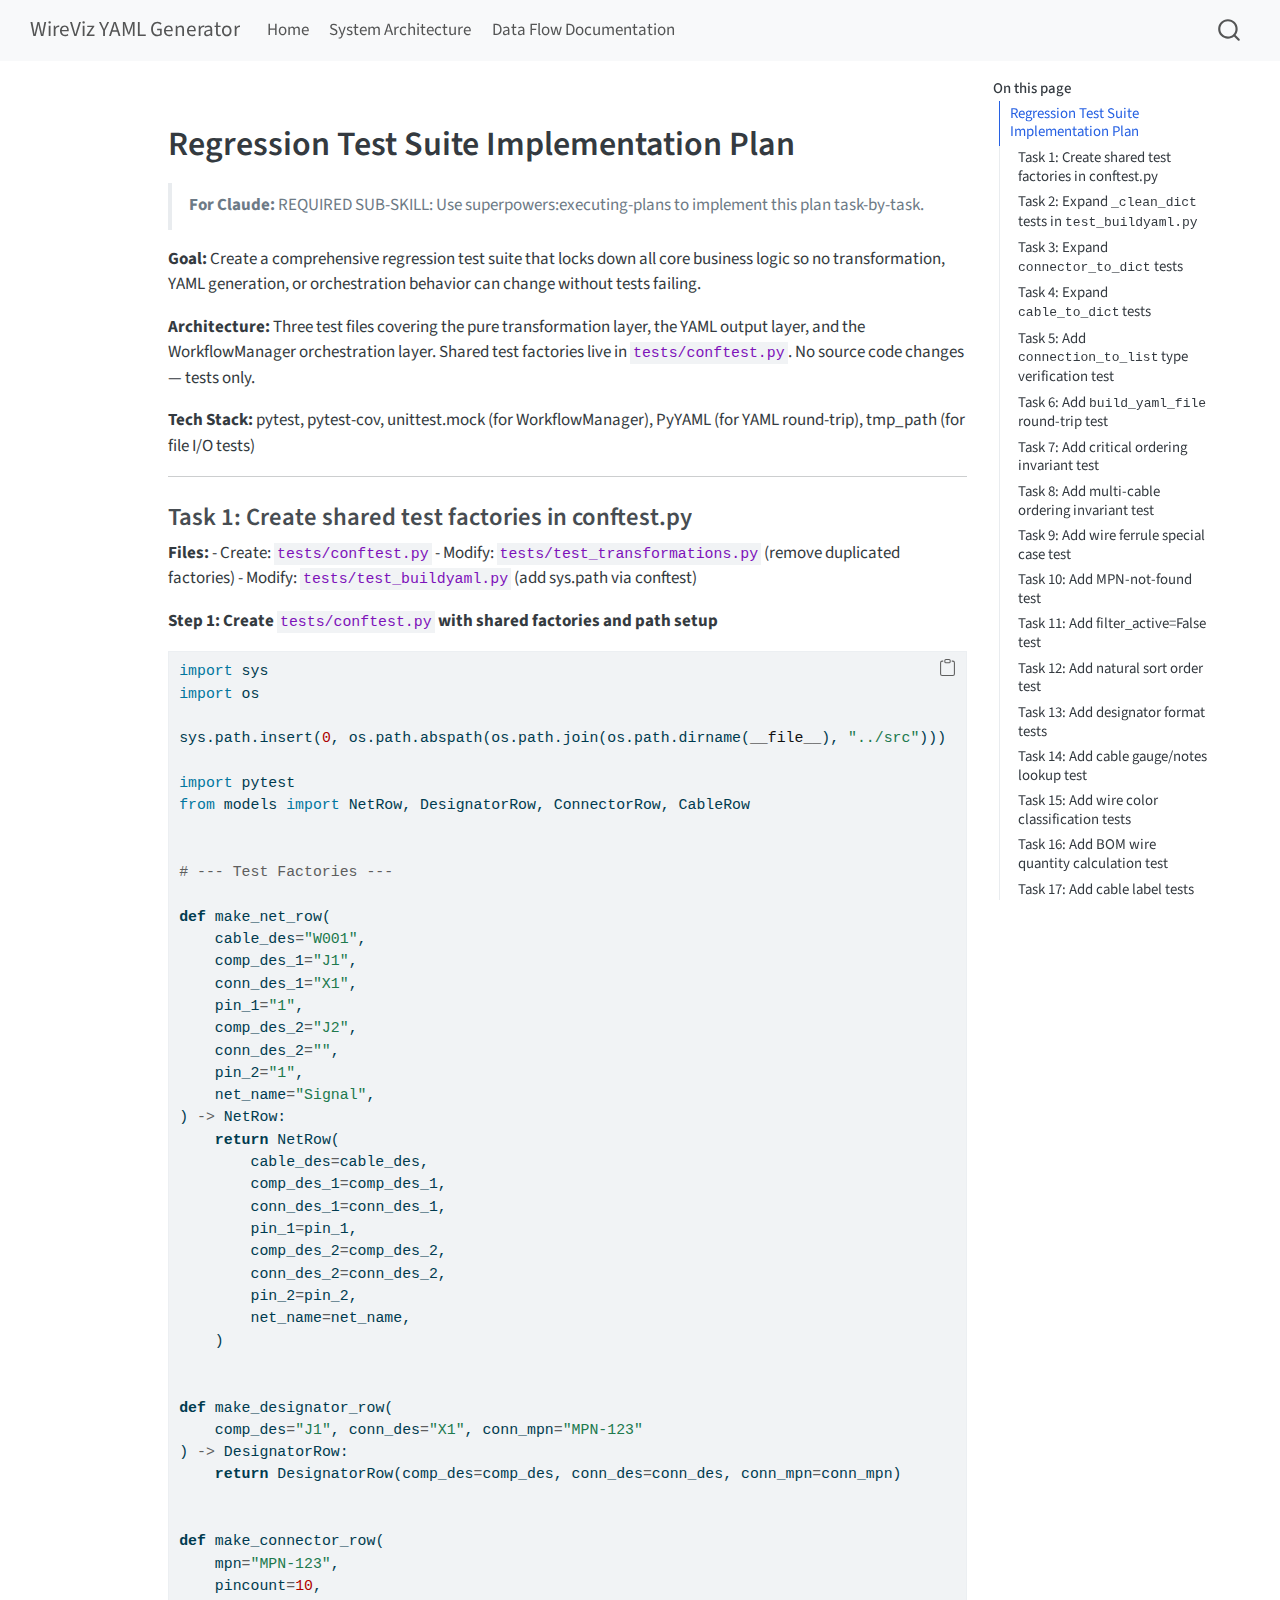
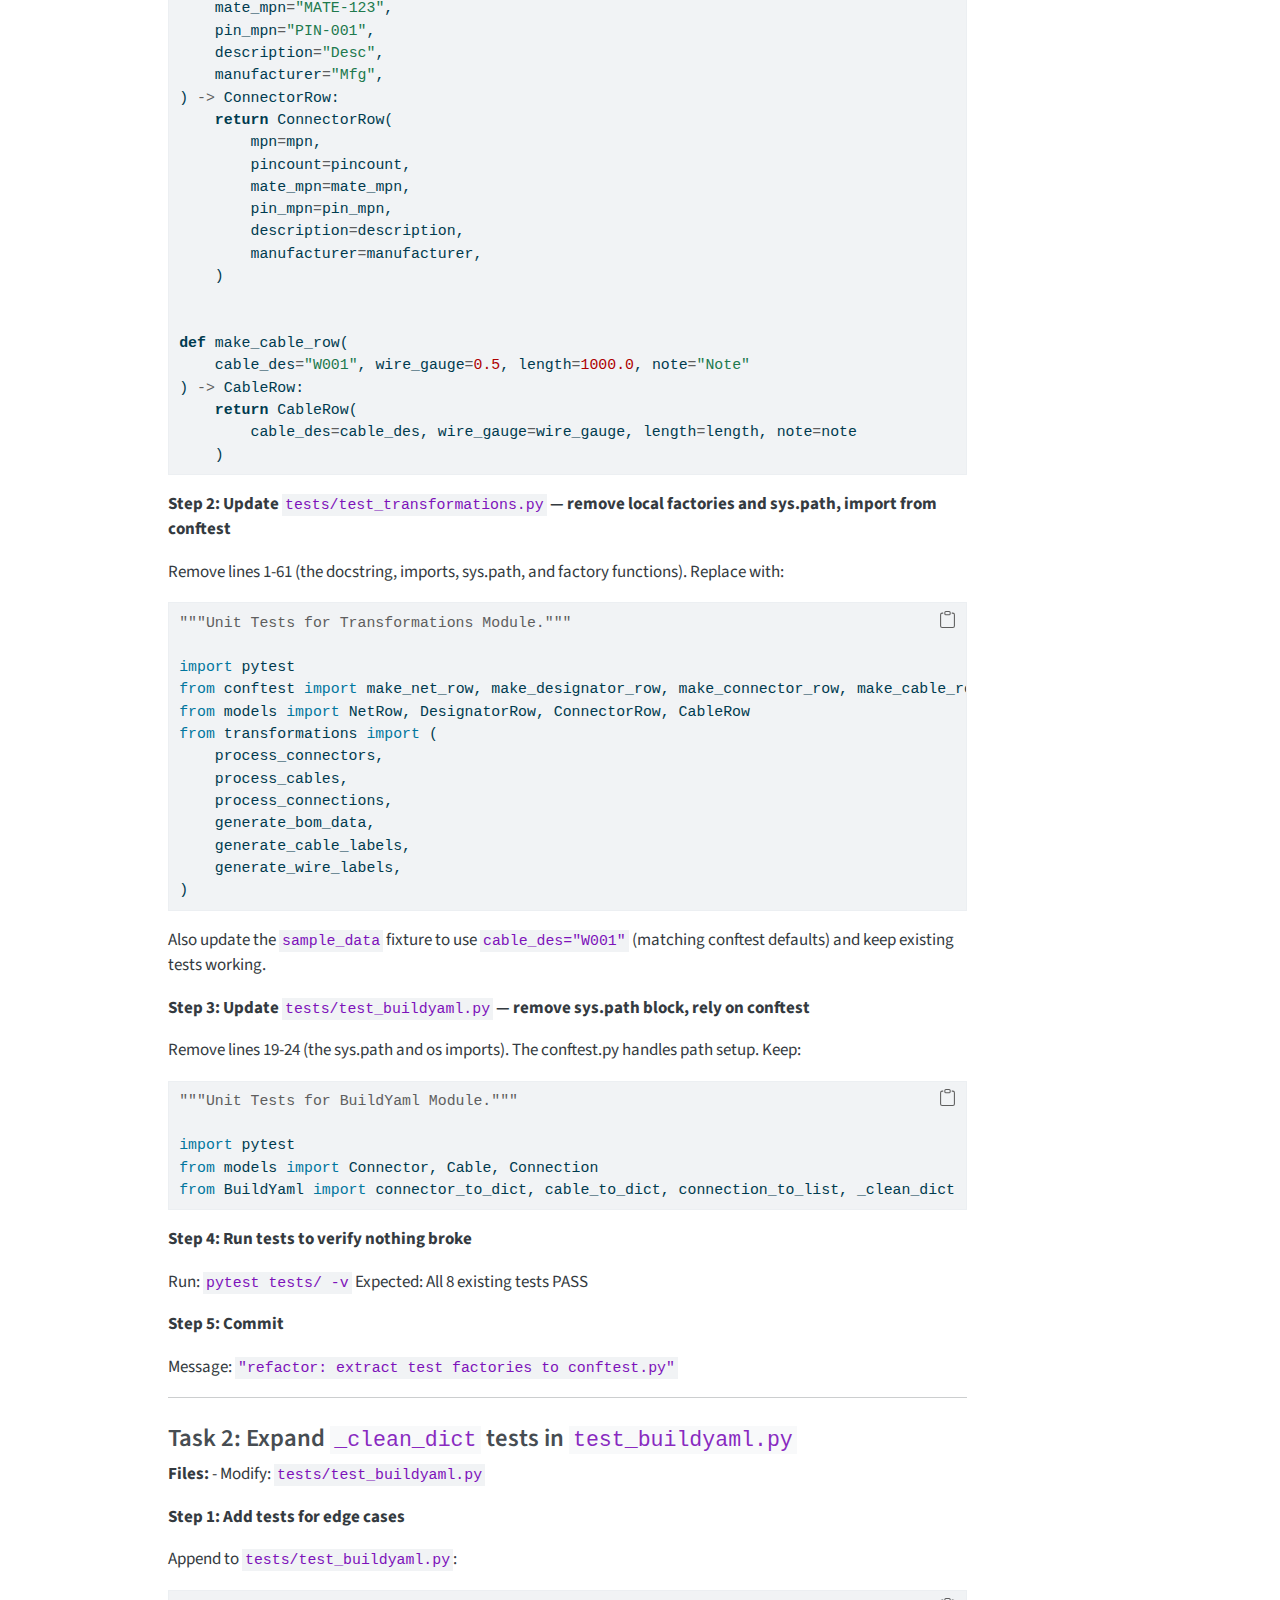
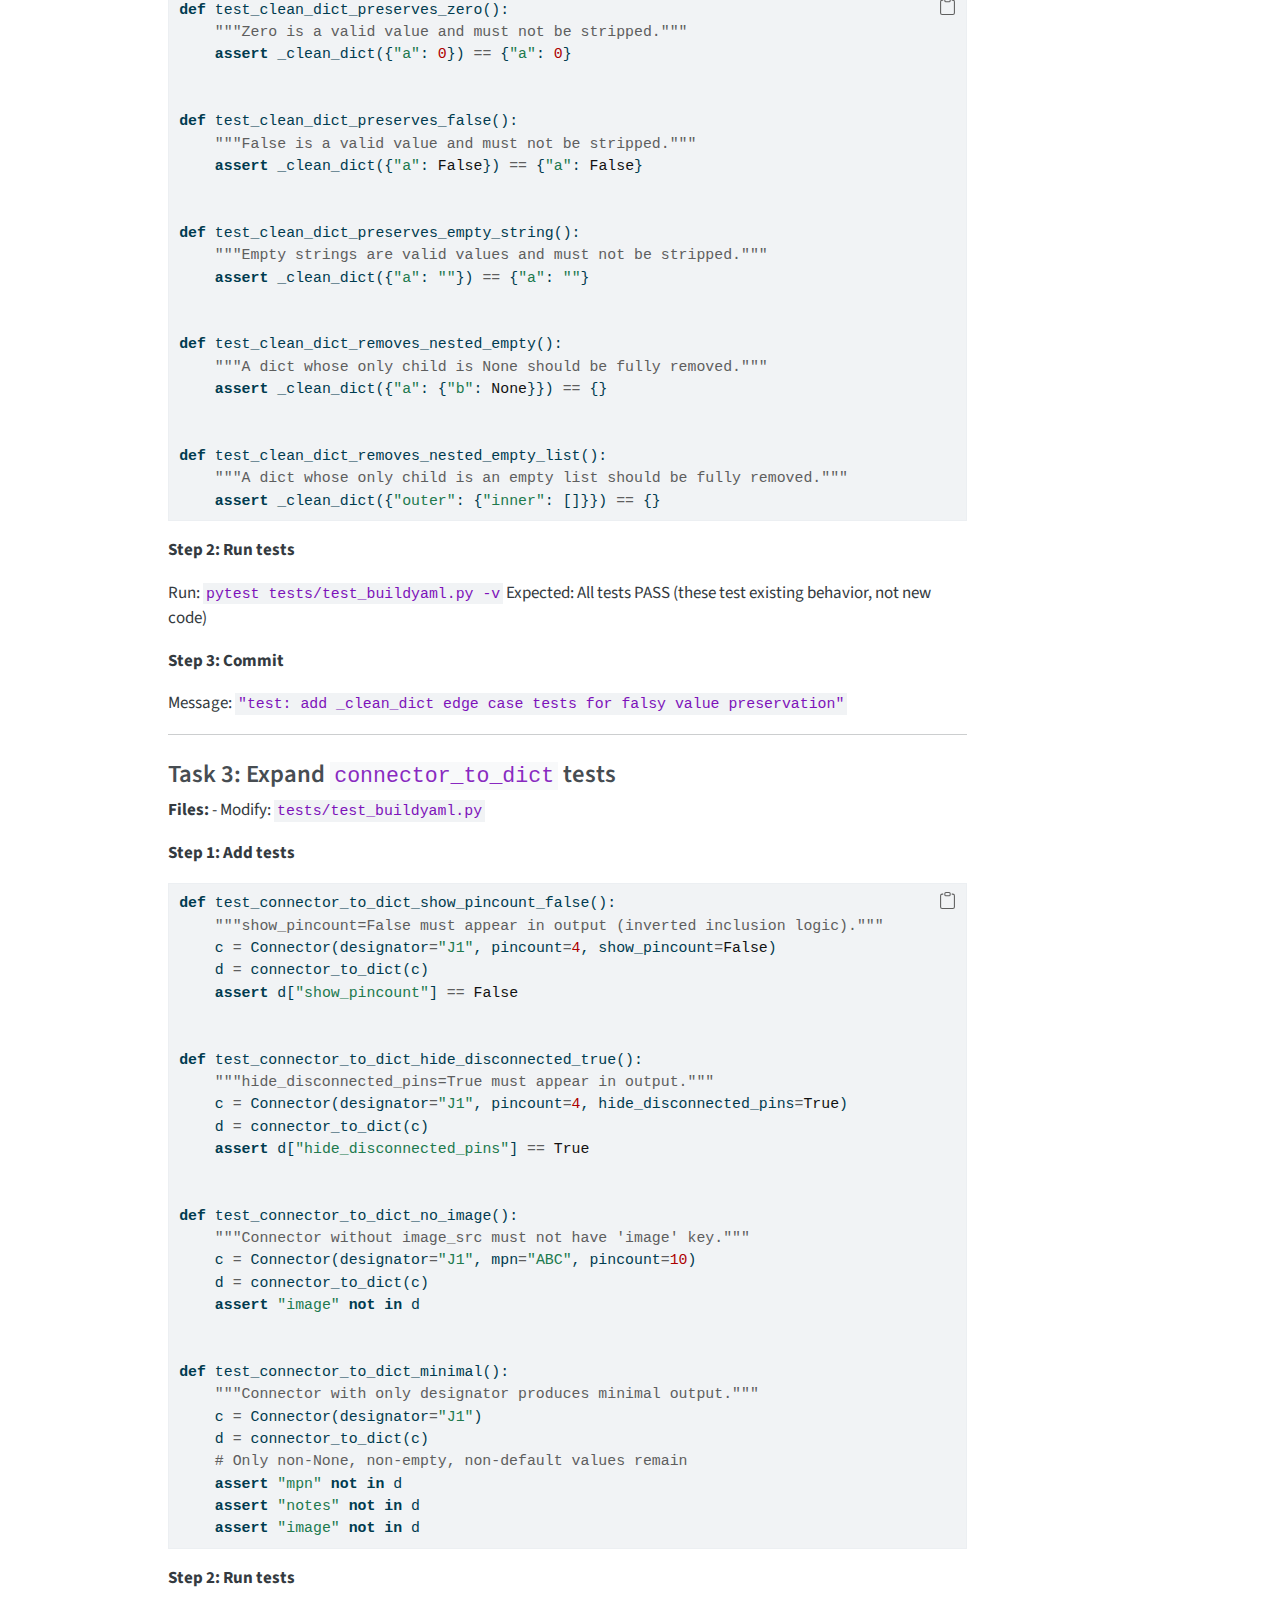
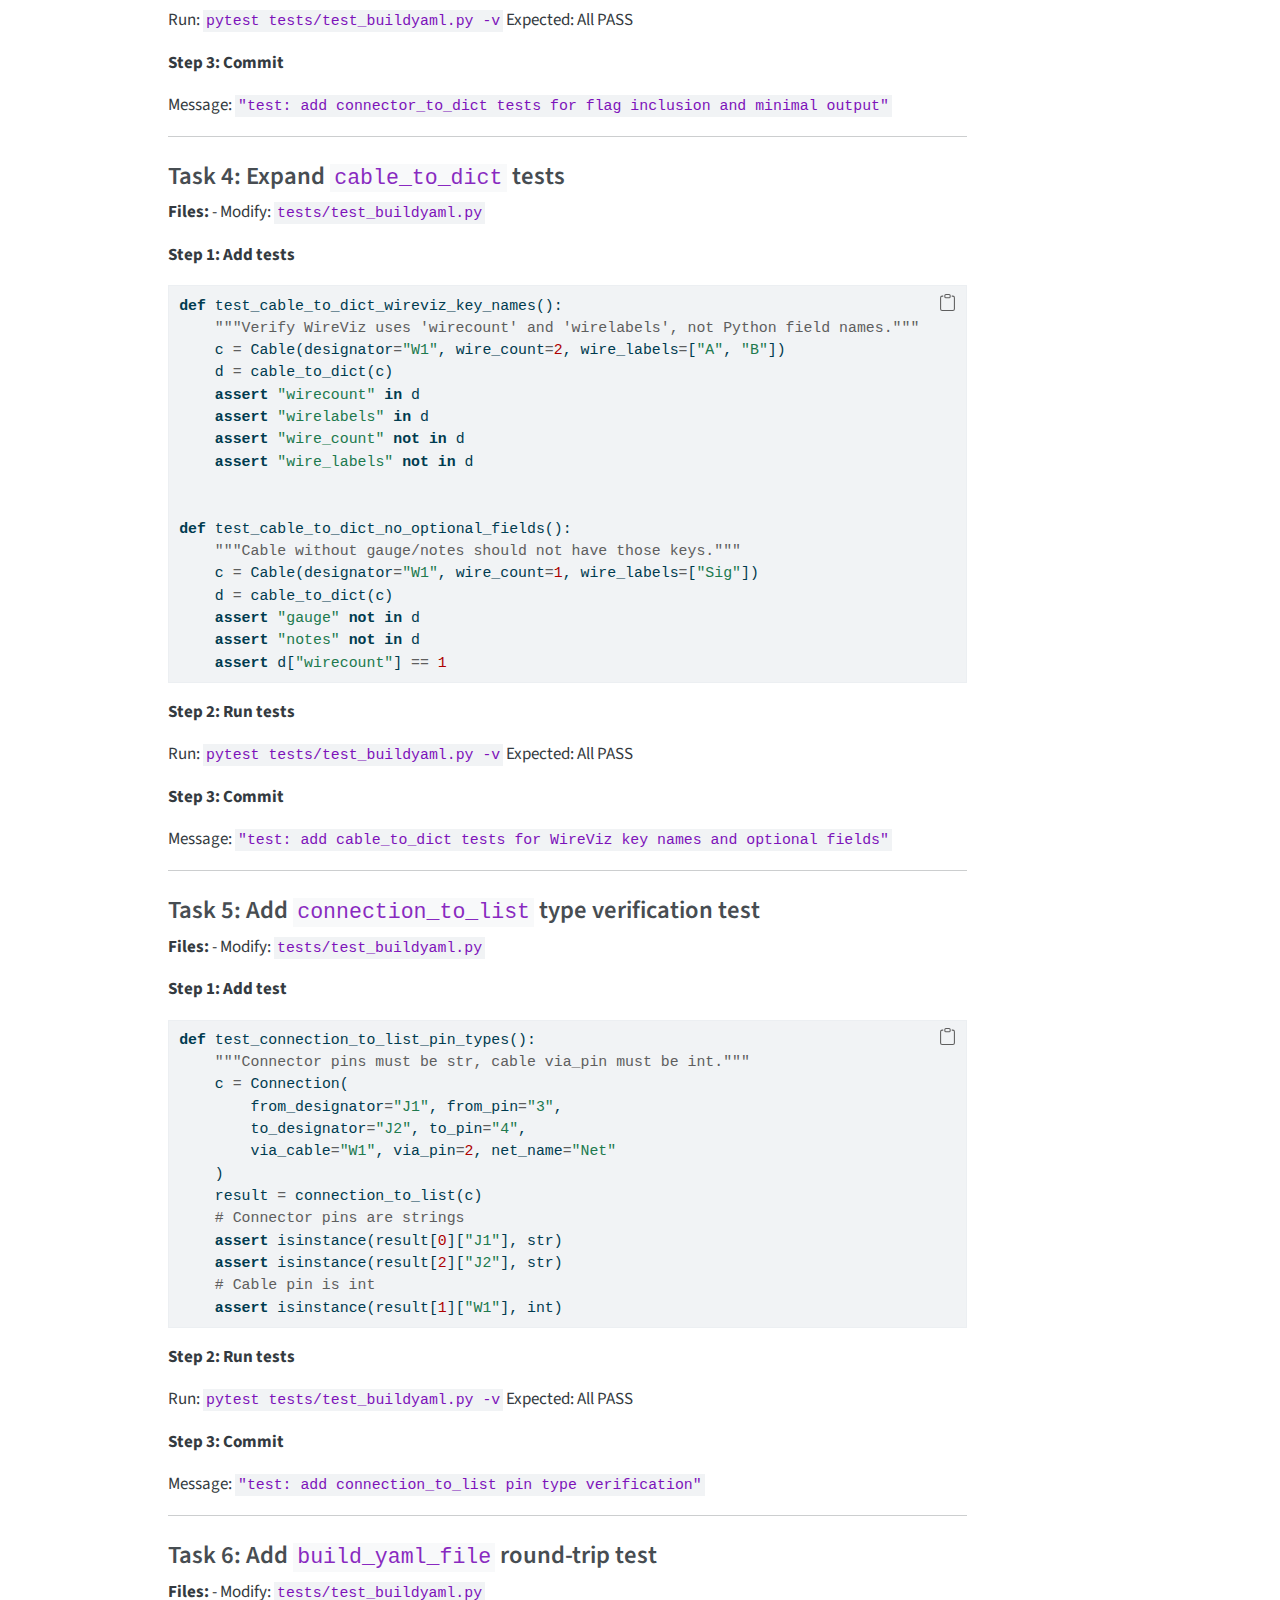
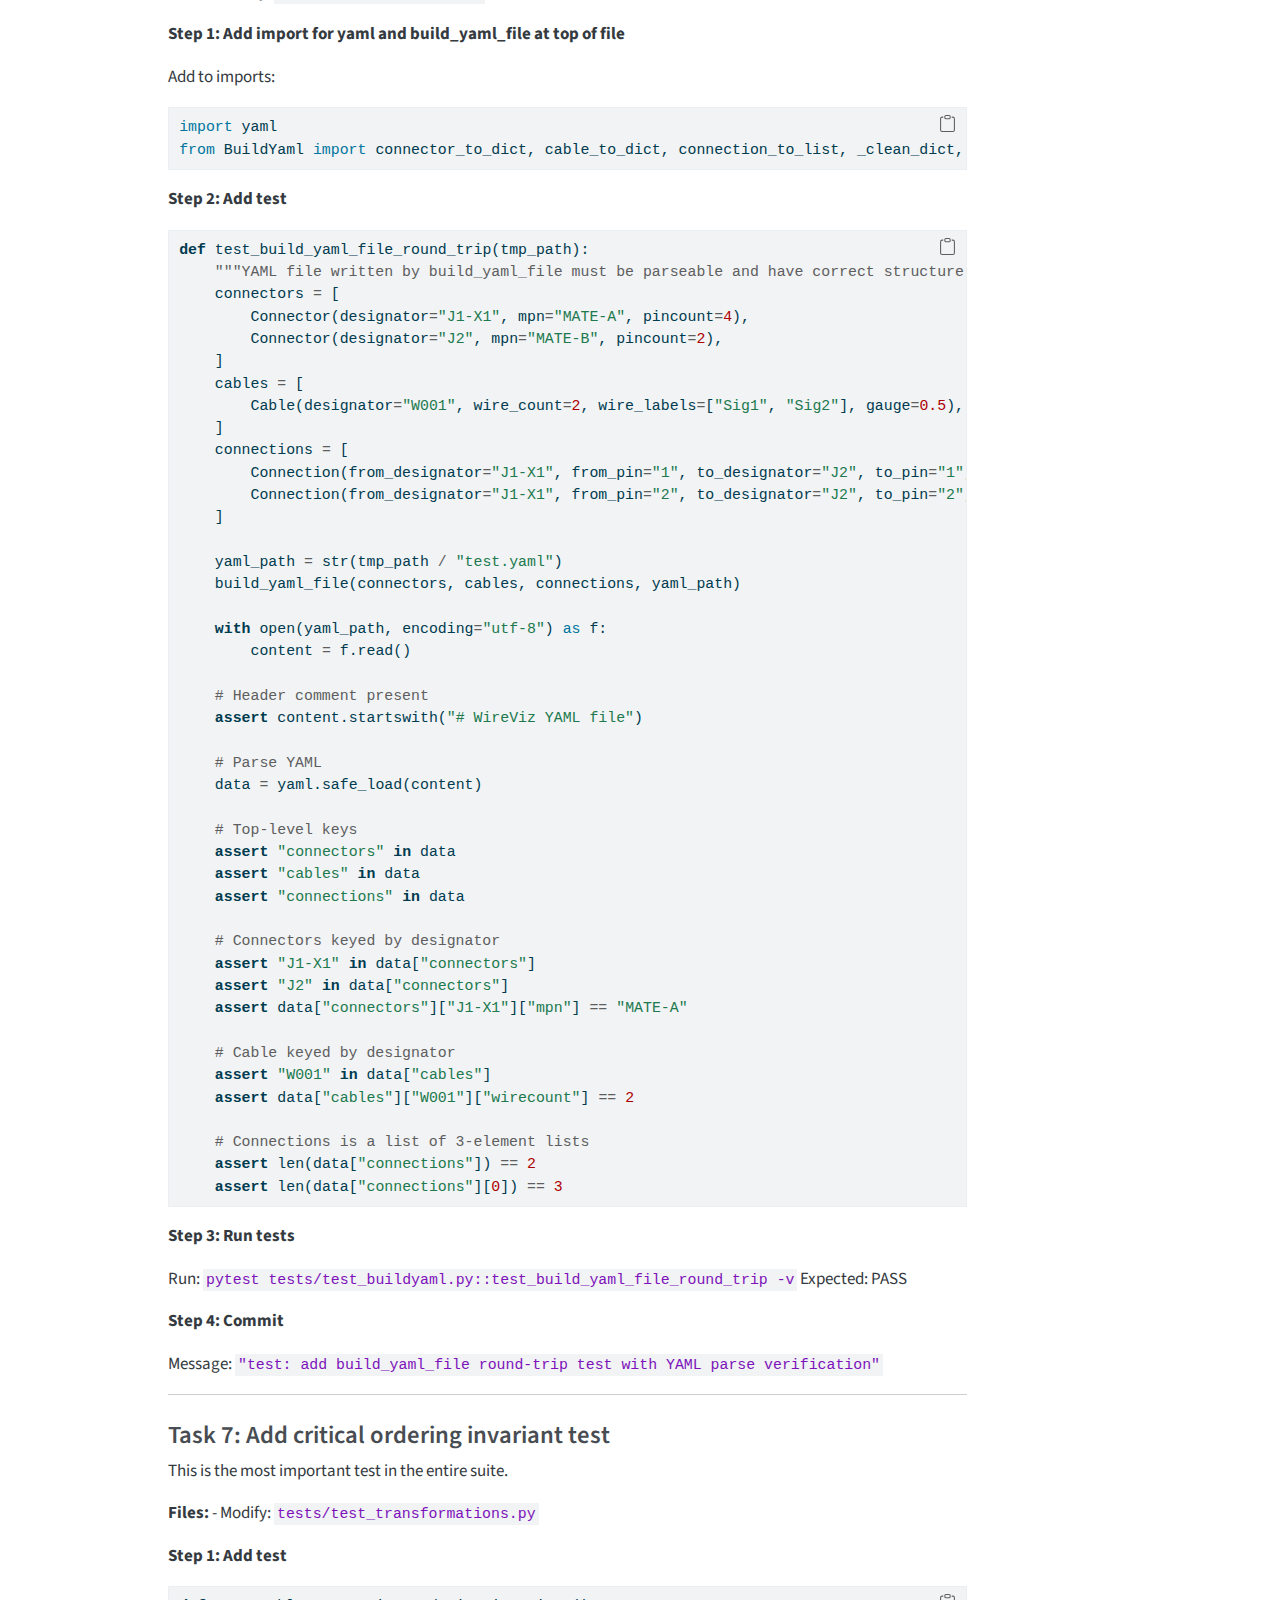
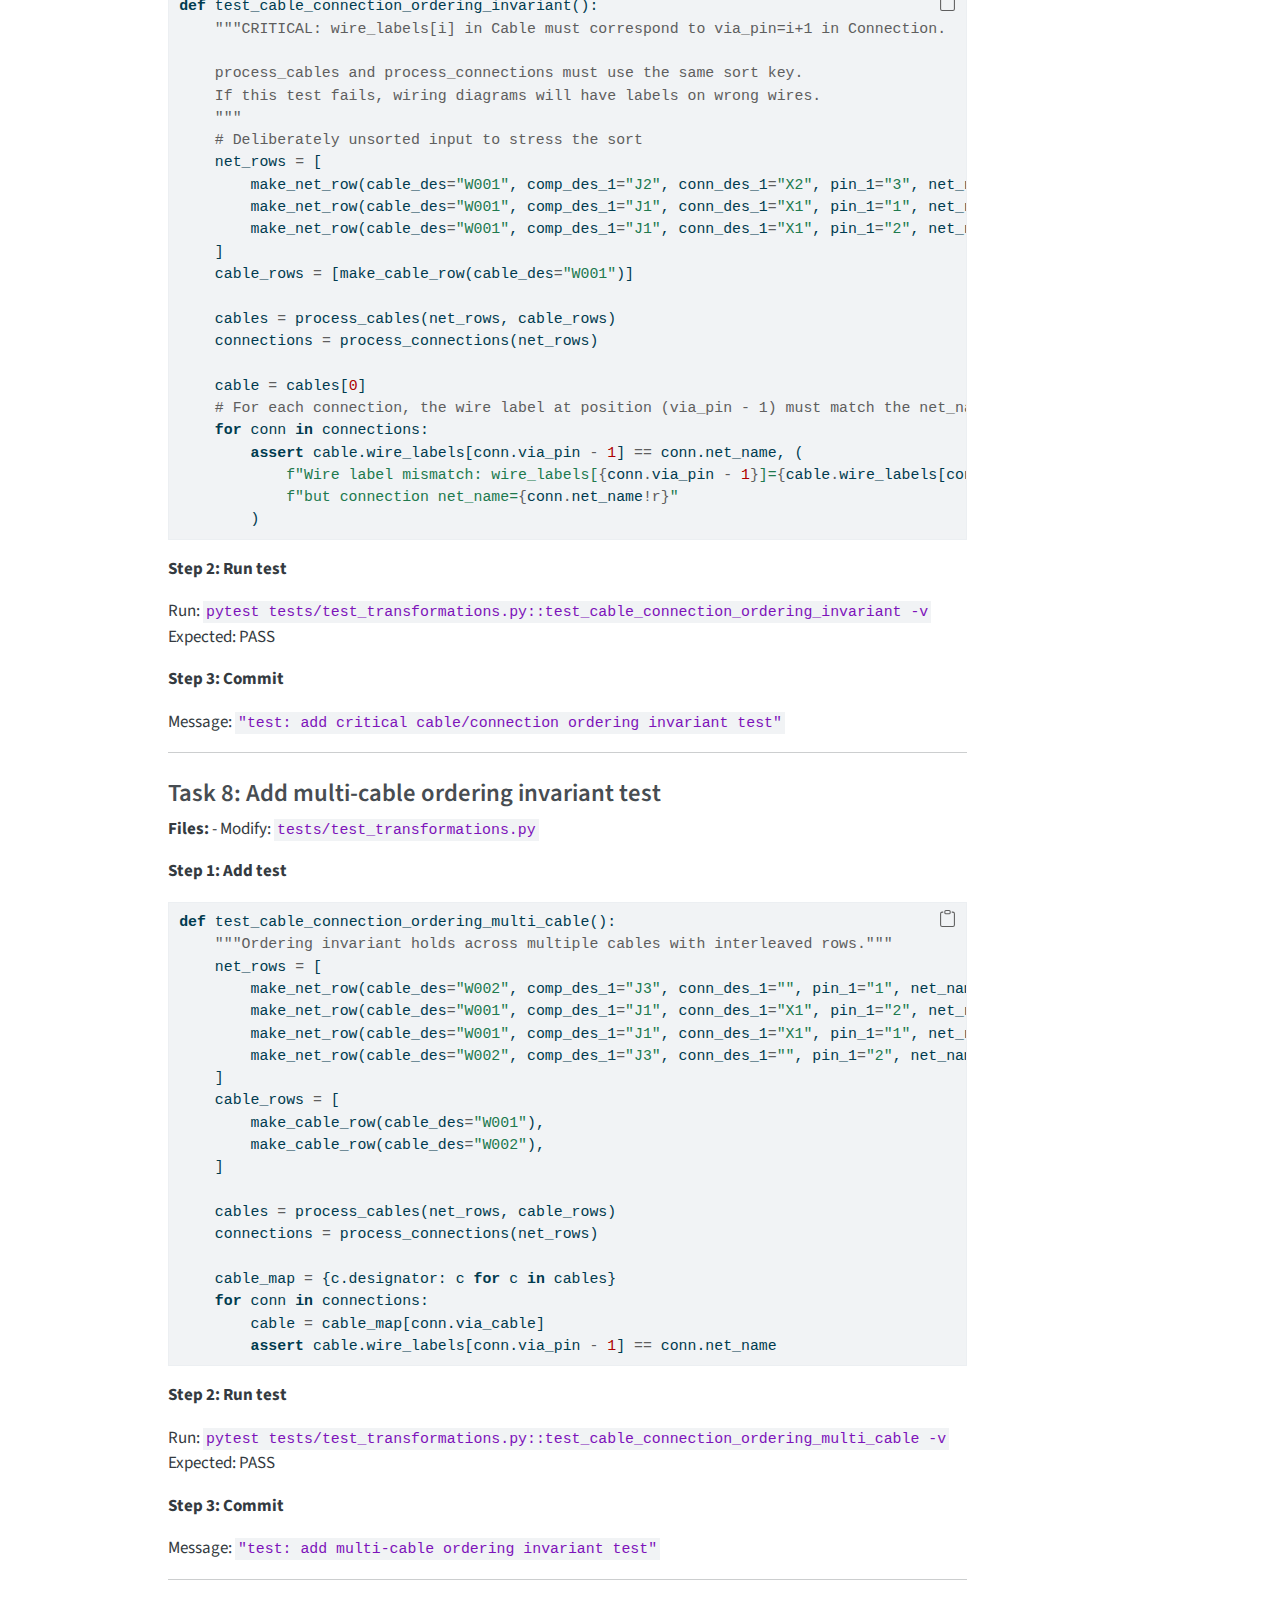
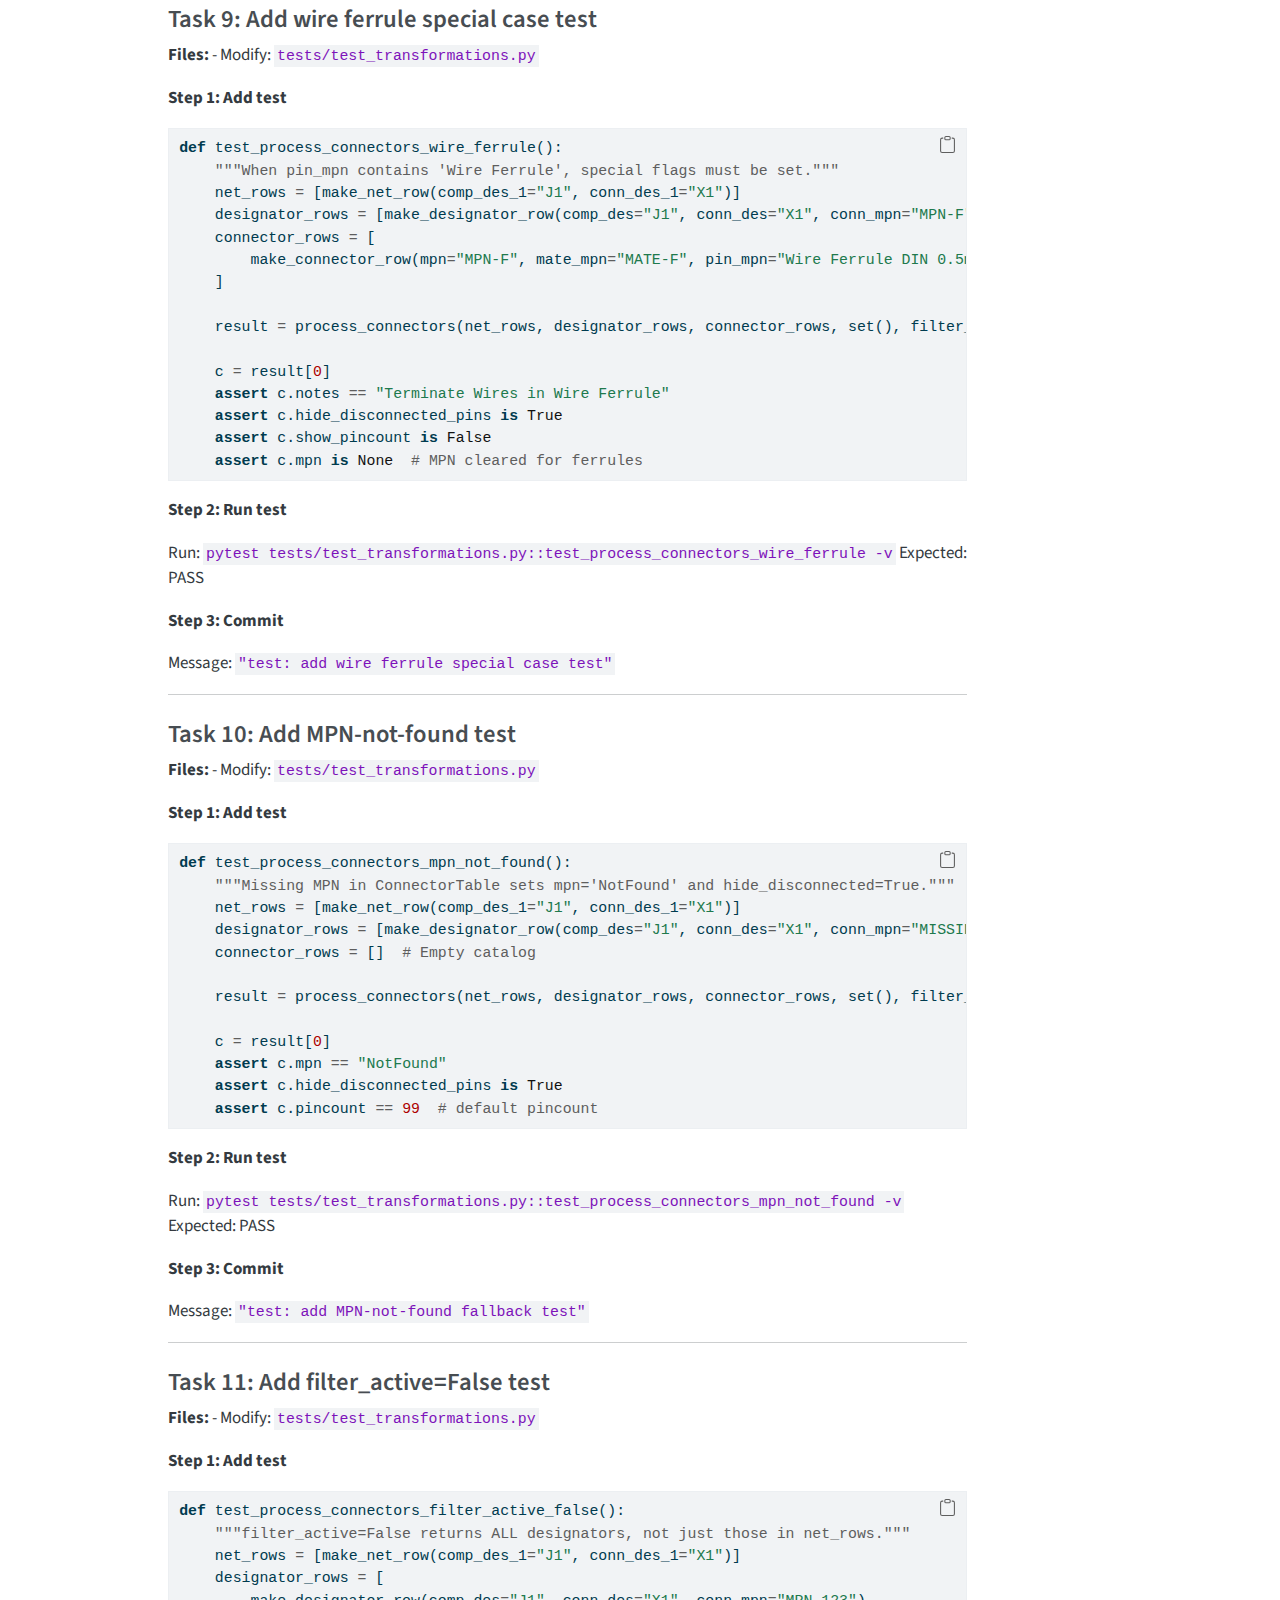
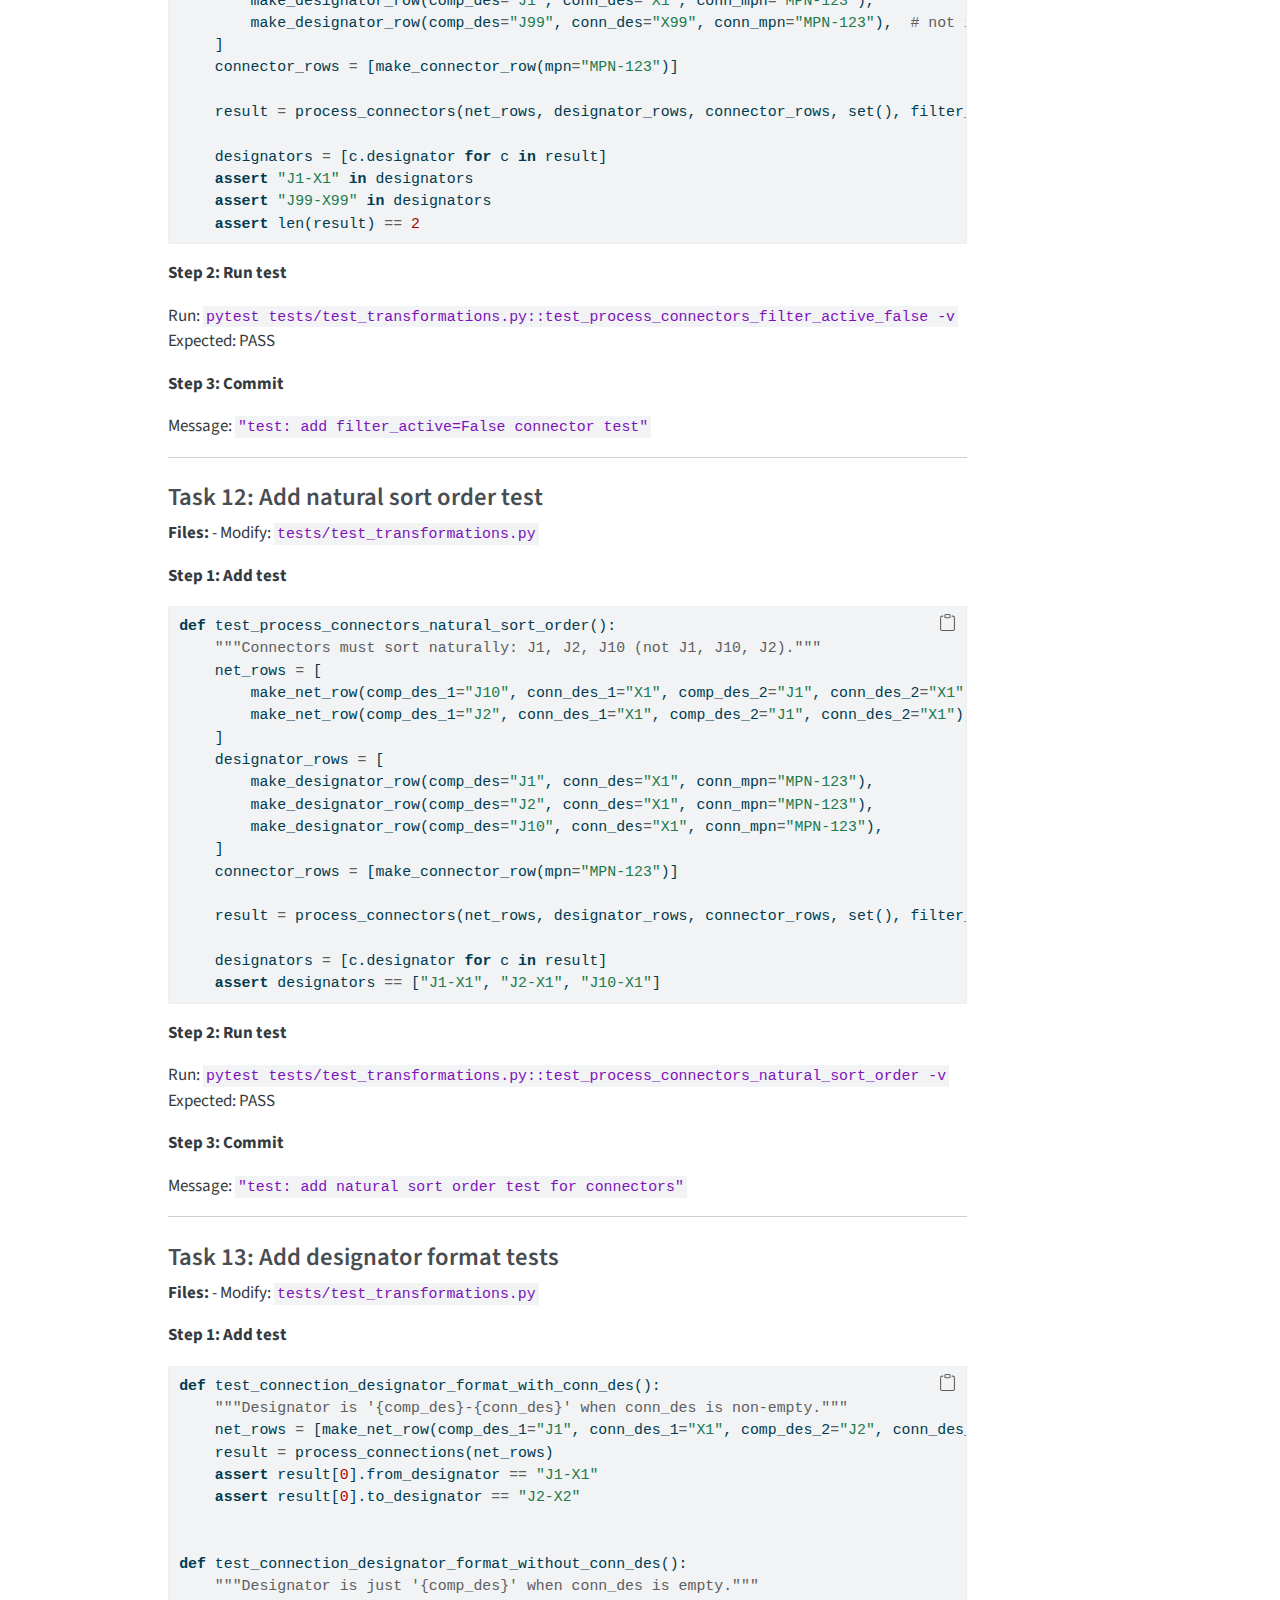
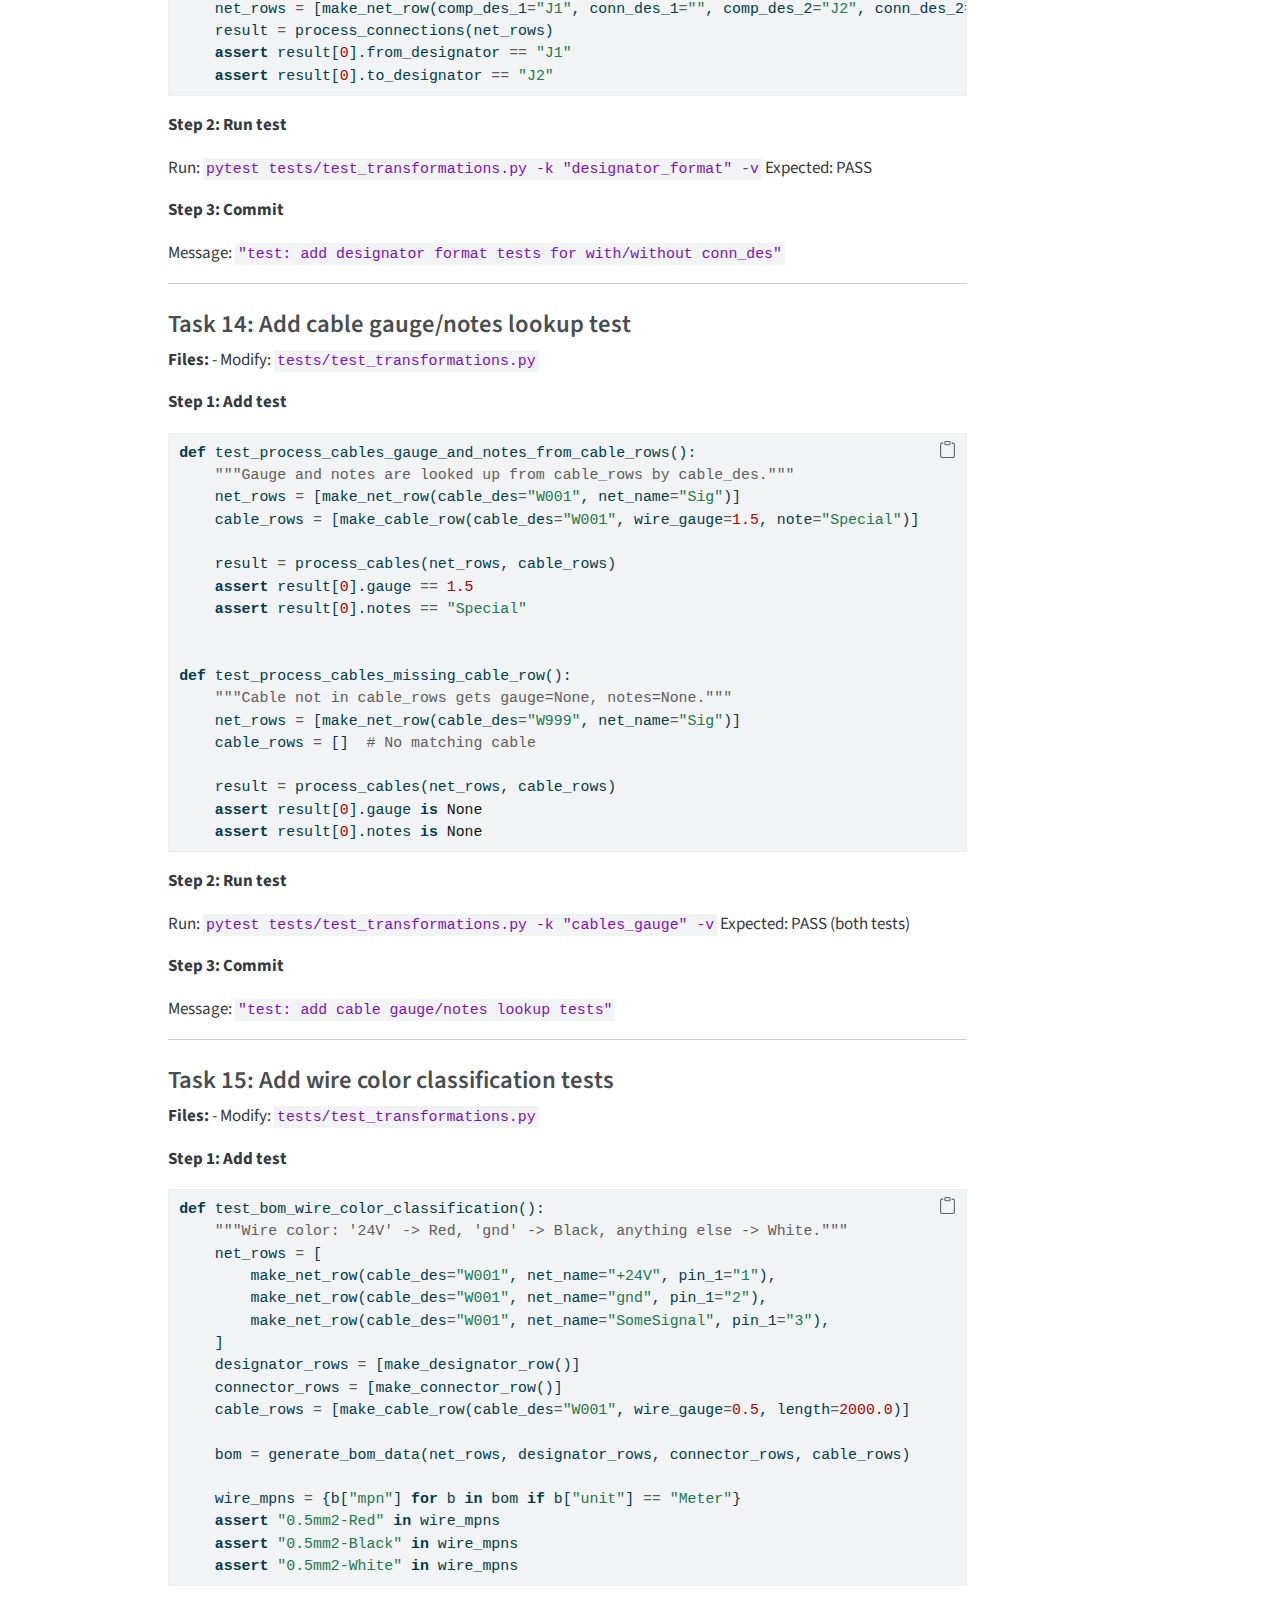
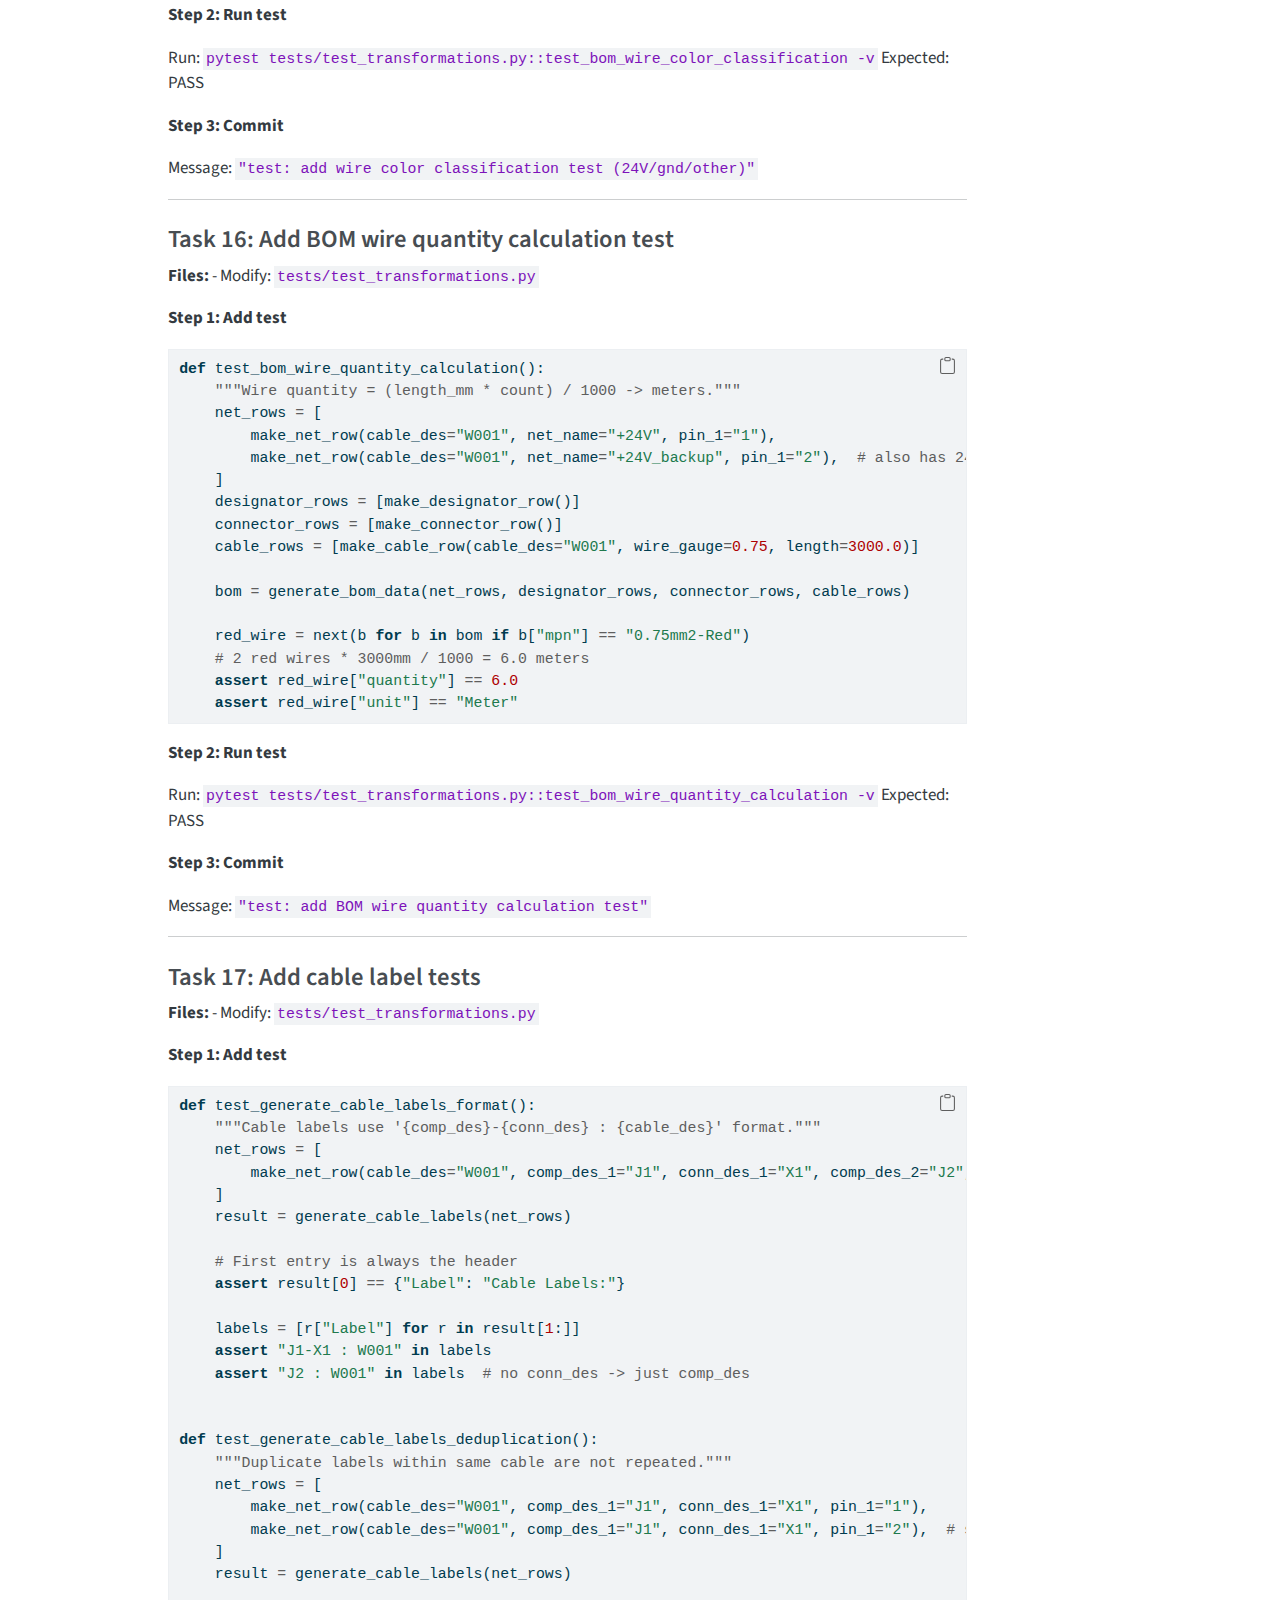
<file: plans/2026-02-21-regression-test-suite.html>
<!DOCTYPE html>
<html xmlns="http://www.w3.org/1999/xhtml" lang="en" xml:lang="en"><head>

<meta charset="utf-8">
<meta name="generator" content="quarto-1.8.27">

<meta name="viewport" content="width=device-width, initial-scale=1.0, user-scalable=yes">


<title>regression-test-suite – WireViz YAML Generator</title>
<style>
code{white-space: pre-wrap;}
span.smallcaps{font-variant: small-caps;}
div.columns{display: flex; gap: min(4vw, 1.5em);}
div.column{flex: auto; overflow-x: auto;}
div.hanging-indent{margin-left: 1.5em; text-indent: -1.5em;}
ul.task-list{list-style: none;}
ul.task-list li input[type="checkbox"] {
  width: 0.8em;
  margin: 0 0.8em 0.2em -1em; /* quarto-specific, see https://github.com/quarto-dev/quarto-cli/issues/4556 */ 
  vertical-align: middle;
}
/* CSS for syntax highlighting */
html { -webkit-text-size-adjust: 100%; }
pre > code.sourceCode { white-space: pre; position: relative; }
pre > code.sourceCode > span { display: inline-block; line-height: 1.25; }
pre > code.sourceCode > span:empty { height: 1.2em; }
.sourceCode { overflow: visible; }
code.sourceCode > span { color: inherit; text-decoration: inherit; }
div.sourceCode { margin: 1em 0; }
pre.sourceCode { margin: 0; }
@media screen {
div.sourceCode { overflow: auto; }
}
@media print {
pre > code.sourceCode { white-space: pre-wrap; }
pre > code.sourceCode > span { text-indent: -5em; padding-left: 5em; }
}
pre.numberSource code
  { counter-reset: source-line 0; }
pre.numberSource code > span
  { position: relative; left: -4em; counter-increment: source-line; }
pre.numberSource code > span > a:first-child::before
  { content: counter(source-line);
    position: relative; left: -1em; text-align: right; vertical-align: baseline;
    border: none; display: inline-block;
    -webkit-touch-callout: none; -webkit-user-select: none;
    -khtml-user-select: none; -moz-user-select: none;
    -ms-user-select: none; user-select: none;
    padding: 0 4px; width: 4em;
  }
pre.numberSource { margin-left: 3em;  padding-left: 4px; }
div.sourceCode
  {   }
@media screen {
pre > code.sourceCode > span > a:first-child::before { text-decoration: underline; }
}
</style>


<script src="../site_libs/quarto-nav/quarto-nav.js"></script>
<script src="../site_libs/quarto-nav/headroom.min.js"></script>
<script src="../site_libs/clipboard/clipboard.min.js"></script>
<script src="../site_libs/quarto-search/autocomplete.umd.js"></script>
<script src="../site_libs/quarto-search/fuse.min.js"></script>
<script src="../site_libs/quarto-search/quarto-search.js"></script>
<meta name="quarto:offset" content="../">
<script src="../site_libs/quarto-html/quarto.js" type="module"></script>
<script src="../site_libs/quarto-html/tabsets/tabsets.js" type="module"></script>
<script src="../site_libs/quarto-html/axe/axe-check.js" type="module"></script>
<script src="../site_libs/quarto-html/popper.min.js"></script>
<script src="../site_libs/quarto-html/tippy.umd.min.js"></script>
<script src="../site_libs/quarto-html/anchor.min.js"></script>
<link href="../site_libs/quarto-html/tippy.css" rel="stylesheet">
<link href="../site_libs/quarto-html/quarto-syntax-highlighting-ed96de9b727972fe78a7b5d16c58bf87.css" rel="stylesheet" id="quarto-text-highlighting-styles">
<script src="../site_libs/bootstrap/bootstrap.min.js"></script>
<link href="../site_libs/bootstrap/bootstrap-icons.css" rel="stylesheet">
<link href="../site_libs/bootstrap/bootstrap-355c415dd6b9922ddaf04a2341011fe1.min.css" rel="stylesheet" append-hash="true" id="quarto-bootstrap" data-mode="light">
<script id="quarto-search-options" type="application/json">{
  "location": "navbar",
  "copy-button": false,
  "collapse-after": 3,
  "panel-placement": "end",
  "type": "overlay",
  "limit": 50,
  "keyboard-shortcut": [
    "f",
    "/",
    "s"
  ],
  "show-item-context": false,
  "language": {
    "search-no-results-text": "No results",
    "search-matching-documents-text": "matching documents",
    "search-copy-link-title": "Copy link to search",
    "search-hide-matches-text": "Hide additional matches",
    "search-more-match-text": "more match in this document",
    "search-more-matches-text": "more matches in this document",
    "search-clear-button-title": "Clear",
    "search-text-placeholder": "",
    "search-detached-cancel-button-title": "Cancel",
    "search-submit-button-title": "Submit",
    "search-label": "Search"
  }
}</script>


<link rel="stylesheet" href="../styles.css">
</head>

<body class="nav-fixed quarto-light">

<div id="quarto-search-results"></div>
  <header id="quarto-header" class="headroom fixed-top">
    <nav class="navbar navbar-expand-lg " data-bs-theme="dark">
      <div class="navbar-container container-fluid">
      <div class="navbar-brand-container mx-auto">
    <a class="navbar-brand" href="../index.html">
    <span class="navbar-title">WireViz YAML Generator</span>
    </a>
  </div>
            <div id="quarto-search" class="" title="Search"></div>
          <button class="navbar-toggler" type="button" data-bs-toggle="collapse" data-bs-target="#navbarCollapse" aria-controls="navbarCollapse" role="menu" aria-expanded="false" aria-label="Toggle navigation" onclick="if (window.quartoToggleHeadroom) { window.quartoToggleHeadroom(); }">
  <span class="navbar-toggler-icon"></span>
</button>
          <div class="collapse navbar-collapse" id="navbarCollapse">
            <ul class="navbar-nav navbar-nav-scroll me-auto">
  <li class="nav-item">
    <a class="nav-link" href="../index.html"> 
<span class="menu-text">Home</span></a>
  </li>  
  <li class="nav-item">
    <a class="nav-link" href="../system_architecture.html"> 
<span class="menu-text">System Architecture</span></a>
  </li>  
  <li class="nav-item">
    <a class="nav-link" href="../data_flow.html"> 
<span class="menu-text">Data Flow Documentation</span></a>
  </li>  
</ul>
          </div> <!-- /navcollapse -->
            <div class="quarto-navbar-tools">
</div>
      </div> <!-- /container-fluid -->
    </nav>
</header>
<!-- content -->
<div id="quarto-content" class="quarto-container page-columns page-rows-contents page-layout-article page-navbar">
<!-- sidebar -->
<!-- margin-sidebar -->
    <div id="quarto-margin-sidebar" class="sidebar margin-sidebar">
        <nav id="TOC" role="doc-toc" class="toc-active">
    <h2 id="toc-title">On this page</h2>
   
  <ul>
  <li><a href="#regression-test-suite-implementation-plan" id="toc-regression-test-suite-implementation-plan" class="nav-link active" data-scroll-target="#regression-test-suite-implementation-plan">Regression Test Suite Implementation Plan</a>
  <ul class="collapse">
  <li><a href="#task-1-create-shared-test-factories-in-conftest.py" id="toc-task-1-create-shared-test-factories-in-conftest.py" class="nav-link" data-scroll-target="#task-1-create-shared-test-factories-in-conftest.py">Task 1: Create shared test factories in conftest.py</a></li>
  <li><a href="#task-2-expand-_clean_dict-tests-in-test_buildyaml.py" id="toc-task-2-expand-_clean_dict-tests-in-test_buildyaml.py" class="nav-link" data-scroll-target="#task-2-expand-_clean_dict-tests-in-test_buildyaml.py">Task 2: Expand <code>_clean_dict</code> tests in <code>test_buildyaml.py</code></a></li>
  <li><a href="#task-3-expand-connector_to_dict-tests" id="toc-task-3-expand-connector_to_dict-tests" class="nav-link" data-scroll-target="#task-3-expand-connector_to_dict-tests">Task 3: Expand <code>connector_to_dict</code> tests</a></li>
  <li><a href="#task-4-expand-cable_to_dict-tests" id="toc-task-4-expand-cable_to_dict-tests" class="nav-link" data-scroll-target="#task-4-expand-cable_to_dict-tests">Task 4: Expand <code>cable_to_dict</code> tests</a></li>
  <li><a href="#task-5-add-connection_to_list-type-verification-test" id="toc-task-5-add-connection_to_list-type-verification-test" class="nav-link" data-scroll-target="#task-5-add-connection_to_list-type-verification-test">Task 5: Add <code>connection_to_list</code> type verification test</a></li>
  <li><a href="#task-6-add-build_yaml_file-round-trip-test" id="toc-task-6-add-build_yaml_file-round-trip-test" class="nav-link" data-scroll-target="#task-6-add-build_yaml_file-round-trip-test">Task 6: Add <code>build_yaml_file</code> round-trip test</a></li>
  <li><a href="#task-7-add-critical-ordering-invariant-test" id="toc-task-7-add-critical-ordering-invariant-test" class="nav-link" data-scroll-target="#task-7-add-critical-ordering-invariant-test">Task 7: Add critical ordering invariant test</a></li>
  <li><a href="#task-8-add-multi-cable-ordering-invariant-test" id="toc-task-8-add-multi-cable-ordering-invariant-test" class="nav-link" data-scroll-target="#task-8-add-multi-cable-ordering-invariant-test">Task 8: Add multi-cable ordering invariant test</a></li>
  <li><a href="#task-9-add-wire-ferrule-special-case-test" id="toc-task-9-add-wire-ferrule-special-case-test" class="nav-link" data-scroll-target="#task-9-add-wire-ferrule-special-case-test">Task 9: Add wire ferrule special case test</a></li>
  <li><a href="#task-10-add-mpn-not-found-test" id="toc-task-10-add-mpn-not-found-test" class="nav-link" data-scroll-target="#task-10-add-mpn-not-found-test">Task 10: Add MPN-not-found test</a></li>
  <li><a href="#task-11-add-filter_activefalse-test" id="toc-task-11-add-filter_activefalse-test" class="nav-link" data-scroll-target="#task-11-add-filter_activefalse-test">Task 11: Add filter_active=False test</a></li>
  <li><a href="#task-12-add-natural-sort-order-test" id="toc-task-12-add-natural-sort-order-test" class="nav-link" data-scroll-target="#task-12-add-natural-sort-order-test">Task 12: Add natural sort order test</a></li>
  <li><a href="#task-13-add-designator-format-tests" id="toc-task-13-add-designator-format-tests" class="nav-link" data-scroll-target="#task-13-add-designator-format-tests">Task 13: Add designator format tests</a></li>
  <li><a href="#task-14-add-cable-gaugenotes-lookup-test" id="toc-task-14-add-cable-gaugenotes-lookup-test" class="nav-link" data-scroll-target="#task-14-add-cable-gaugenotes-lookup-test">Task 14: Add cable gauge/notes lookup test</a></li>
  <li><a href="#task-15-add-wire-color-classification-tests" id="toc-task-15-add-wire-color-classification-tests" class="nav-link" data-scroll-target="#task-15-add-wire-color-classification-tests">Task 15: Add wire color classification tests</a></li>
  <li><a href="#task-16-add-bom-wire-quantity-calculation-test" id="toc-task-16-add-bom-wire-quantity-calculation-test" class="nav-link" data-scroll-target="#task-16-add-bom-wire-quantity-calculation-test">Task 16: Add BOM wire quantity calculation test</a></li>
  <li><a href="#task-17-add-cable-label-tests" id="toc-task-17-add-cable-label-tests" class="nav-link" data-scroll-target="#task-17-add-cable-label-tests">Task 17: Add cable label tests</a></li>
  <li><a href="#task-18-add-wire-label-tests" id="toc-task-18-add-wire-label-tests" class="nav-link" data-scroll-target="#task-18-add-wire-label-tests">Task 18: Add wire label tests</a></li>
  <li><a href="#task-19-add-empty-input-tests" id="toc-task-19-add-empty-input-tests" class="nav-link" data-scroll-target="#task-19-add-empty-input-tests">Task 19: Add empty input tests</a></li>
  <li><a href="#task-20-add-image-resolution-test" id="toc-task-20-add-image-resolution-test" class="nav-link" data-scroll-target="#task-20-add-image-resolution-test">Task 20: Add image resolution test</a></li>
  <li><a href="#task-21-create-workflowmanager-test-file" id="toc-task-21-create-workflowmanager-test-file" class="nav-link" data-scroll-target="#task-21-create-workflowmanager-test-file">Task 21: Create WorkflowManager test file</a></li>
  <li><a href="#task-22-add-workflowmanager-attachment-workflow-tests" id="toc-task-22-add-workflowmanager-attachment-workflow-tests" class="nav-link" data-scroll-target="#task-22-add-workflowmanager-attachment-workflow-tests">Task 22: Add WorkflowManager attachment workflow tests</a></li>
  <li><a href="#task-23-run-full-test-suite-and-verify-coverage" id="toc-task-23-run-full-test-suite-and-verify-coverage" class="nav-link" data-scroll-target="#task-23-run-full-test-suite-and-verify-coverage">Task 23: Run full test suite and verify coverage</a></li>
  <li><a href="#summary" id="toc-summary" class="nav-link" data-scroll-target="#summary">Summary</a></li>
  </ul></li>
  </ul>
</nav>
    </div>
<!-- main -->
<main class="content" id="quarto-document-content"><header id="title-block-header" class="quarto-title-block"></header>




<section id="regression-test-suite-implementation-plan" class="level1">
<h1>Regression Test Suite Implementation Plan</h1>
<blockquote class="blockquote">
<p><strong>For Claude:</strong> REQUIRED SUB-SKILL: Use superpowers:executing-plans to implement this plan task-by-task.</p>
</blockquote>
<p><strong>Goal:</strong> Create a comprehensive regression test suite that locks down all core business logic so no transformation, YAML generation, or orchestration behavior can change without tests failing.</p>
<p><strong>Architecture:</strong> Three test files covering the pure transformation layer, the YAML output layer, and the WorkflowManager orchestration layer. Shared test factories live in <code>tests/conftest.py</code>. No source code changes — tests only.</p>
<p><strong>Tech Stack:</strong> pytest, pytest-cov, unittest.mock (for WorkflowManager), PyYAML (for YAML round-trip), tmp_path (for file I/O tests)</p>
<hr>
<section id="task-1-create-shared-test-factories-in-conftest.py" class="level3">
<h3 class="anchored" data-anchor-id="task-1-create-shared-test-factories-in-conftest.py">Task 1: Create shared test factories in conftest.py</h3>
<p><strong>Files:</strong> - Create: <code>tests/conftest.py</code> - Modify: <code>tests/test_transformations.py</code> (remove duplicated factories) - Modify: <code>tests/test_buildyaml.py</code> (add sys.path via conftest)</p>
<p><strong>Step 1: Create <code>tests/conftest.py</code> with shared factories and path setup</strong></p>
<div class="code-copy-outer-scaffold"><div class="sourceCode" id="cb1"><pre class="sourceCode python code-with-copy"><code class="sourceCode python"><span id="cb1-1"><a href="#cb1-1" aria-hidden="true" tabindex="-1"></a><span class="im">import</span> sys</span>
<span id="cb1-2"><a href="#cb1-2" aria-hidden="true" tabindex="-1"></a><span class="im">import</span> os</span>
<span id="cb1-3"><a href="#cb1-3" aria-hidden="true" tabindex="-1"></a></span>
<span id="cb1-4"><a href="#cb1-4" aria-hidden="true" tabindex="-1"></a>sys.path.insert(<span class="dv">0</span>, os.path.abspath(os.path.join(os.path.dirname(<span class="va">__file__</span>), <span class="st">"../src"</span>)))</span>
<span id="cb1-5"><a href="#cb1-5" aria-hidden="true" tabindex="-1"></a></span>
<span id="cb1-6"><a href="#cb1-6" aria-hidden="true" tabindex="-1"></a><span class="im">import</span> pytest</span>
<span id="cb1-7"><a href="#cb1-7" aria-hidden="true" tabindex="-1"></a><span class="im">from</span> models <span class="im">import</span> NetRow, DesignatorRow, ConnectorRow, CableRow</span>
<span id="cb1-8"><a href="#cb1-8" aria-hidden="true" tabindex="-1"></a></span>
<span id="cb1-9"><a href="#cb1-9" aria-hidden="true" tabindex="-1"></a></span>
<span id="cb1-10"><a href="#cb1-10" aria-hidden="true" tabindex="-1"></a><span class="co"># --- Test Factories ---</span></span>
<span id="cb1-11"><a href="#cb1-11" aria-hidden="true" tabindex="-1"></a></span>
<span id="cb1-12"><a href="#cb1-12" aria-hidden="true" tabindex="-1"></a><span class="kw">def</span> make_net_row(</span>
<span id="cb1-13"><a href="#cb1-13" aria-hidden="true" tabindex="-1"></a>    cable_des<span class="op">=</span><span class="st">"W001"</span>,</span>
<span id="cb1-14"><a href="#cb1-14" aria-hidden="true" tabindex="-1"></a>    comp_des_1<span class="op">=</span><span class="st">"J1"</span>,</span>
<span id="cb1-15"><a href="#cb1-15" aria-hidden="true" tabindex="-1"></a>    conn_des_1<span class="op">=</span><span class="st">"X1"</span>,</span>
<span id="cb1-16"><a href="#cb1-16" aria-hidden="true" tabindex="-1"></a>    pin_1<span class="op">=</span><span class="st">"1"</span>,</span>
<span id="cb1-17"><a href="#cb1-17" aria-hidden="true" tabindex="-1"></a>    comp_des_2<span class="op">=</span><span class="st">"J2"</span>,</span>
<span id="cb1-18"><a href="#cb1-18" aria-hidden="true" tabindex="-1"></a>    conn_des_2<span class="op">=</span><span class="st">""</span>,</span>
<span id="cb1-19"><a href="#cb1-19" aria-hidden="true" tabindex="-1"></a>    pin_2<span class="op">=</span><span class="st">"1"</span>,</span>
<span id="cb1-20"><a href="#cb1-20" aria-hidden="true" tabindex="-1"></a>    net_name<span class="op">=</span><span class="st">"Signal"</span>,</span>
<span id="cb1-21"><a href="#cb1-21" aria-hidden="true" tabindex="-1"></a>) <span class="op">-&gt;</span> NetRow:</span>
<span id="cb1-22"><a href="#cb1-22" aria-hidden="true" tabindex="-1"></a>    <span class="cf">return</span> NetRow(</span>
<span id="cb1-23"><a href="#cb1-23" aria-hidden="true" tabindex="-1"></a>        cable_des<span class="op">=</span>cable_des,</span>
<span id="cb1-24"><a href="#cb1-24" aria-hidden="true" tabindex="-1"></a>        comp_des_1<span class="op">=</span>comp_des_1,</span>
<span id="cb1-25"><a href="#cb1-25" aria-hidden="true" tabindex="-1"></a>        conn_des_1<span class="op">=</span>conn_des_1,</span>
<span id="cb1-26"><a href="#cb1-26" aria-hidden="true" tabindex="-1"></a>        pin_1<span class="op">=</span>pin_1,</span>
<span id="cb1-27"><a href="#cb1-27" aria-hidden="true" tabindex="-1"></a>        comp_des_2<span class="op">=</span>comp_des_2,</span>
<span id="cb1-28"><a href="#cb1-28" aria-hidden="true" tabindex="-1"></a>        conn_des_2<span class="op">=</span>conn_des_2,</span>
<span id="cb1-29"><a href="#cb1-29" aria-hidden="true" tabindex="-1"></a>        pin_2<span class="op">=</span>pin_2,</span>
<span id="cb1-30"><a href="#cb1-30" aria-hidden="true" tabindex="-1"></a>        net_name<span class="op">=</span>net_name,</span>
<span id="cb1-31"><a href="#cb1-31" aria-hidden="true" tabindex="-1"></a>    )</span>
<span id="cb1-32"><a href="#cb1-32" aria-hidden="true" tabindex="-1"></a></span>
<span id="cb1-33"><a href="#cb1-33" aria-hidden="true" tabindex="-1"></a></span>
<span id="cb1-34"><a href="#cb1-34" aria-hidden="true" tabindex="-1"></a><span class="kw">def</span> make_designator_row(</span>
<span id="cb1-35"><a href="#cb1-35" aria-hidden="true" tabindex="-1"></a>    comp_des<span class="op">=</span><span class="st">"J1"</span>, conn_des<span class="op">=</span><span class="st">"X1"</span>, conn_mpn<span class="op">=</span><span class="st">"MPN-123"</span></span>
<span id="cb1-36"><a href="#cb1-36" aria-hidden="true" tabindex="-1"></a>) <span class="op">-&gt;</span> DesignatorRow:</span>
<span id="cb1-37"><a href="#cb1-37" aria-hidden="true" tabindex="-1"></a>    <span class="cf">return</span> DesignatorRow(comp_des<span class="op">=</span>comp_des, conn_des<span class="op">=</span>conn_des, conn_mpn<span class="op">=</span>conn_mpn)</span>
<span id="cb1-38"><a href="#cb1-38" aria-hidden="true" tabindex="-1"></a></span>
<span id="cb1-39"><a href="#cb1-39" aria-hidden="true" tabindex="-1"></a></span>
<span id="cb1-40"><a href="#cb1-40" aria-hidden="true" tabindex="-1"></a><span class="kw">def</span> make_connector_row(</span>
<span id="cb1-41"><a href="#cb1-41" aria-hidden="true" tabindex="-1"></a>    mpn<span class="op">=</span><span class="st">"MPN-123"</span>,</span>
<span id="cb1-42"><a href="#cb1-42" aria-hidden="true" tabindex="-1"></a>    pincount<span class="op">=</span><span class="dv">10</span>,</span>
<span id="cb1-43"><a href="#cb1-43" aria-hidden="true" tabindex="-1"></a>    mate_mpn<span class="op">=</span><span class="st">"MATE-123"</span>,</span>
<span id="cb1-44"><a href="#cb1-44" aria-hidden="true" tabindex="-1"></a>    pin_mpn<span class="op">=</span><span class="st">"PIN-001"</span>,</span>
<span id="cb1-45"><a href="#cb1-45" aria-hidden="true" tabindex="-1"></a>    description<span class="op">=</span><span class="st">"Desc"</span>,</span>
<span id="cb1-46"><a href="#cb1-46" aria-hidden="true" tabindex="-1"></a>    manufacturer<span class="op">=</span><span class="st">"Mfg"</span>,</span>
<span id="cb1-47"><a href="#cb1-47" aria-hidden="true" tabindex="-1"></a>) <span class="op">-&gt;</span> ConnectorRow:</span>
<span id="cb1-48"><a href="#cb1-48" aria-hidden="true" tabindex="-1"></a>    <span class="cf">return</span> ConnectorRow(</span>
<span id="cb1-49"><a href="#cb1-49" aria-hidden="true" tabindex="-1"></a>        mpn<span class="op">=</span>mpn,</span>
<span id="cb1-50"><a href="#cb1-50" aria-hidden="true" tabindex="-1"></a>        pincount<span class="op">=</span>pincount,</span>
<span id="cb1-51"><a href="#cb1-51" aria-hidden="true" tabindex="-1"></a>        mate_mpn<span class="op">=</span>mate_mpn,</span>
<span id="cb1-52"><a href="#cb1-52" aria-hidden="true" tabindex="-1"></a>        pin_mpn<span class="op">=</span>pin_mpn,</span>
<span id="cb1-53"><a href="#cb1-53" aria-hidden="true" tabindex="-1"></a>        description<span class="op">=</span>description,</span>
<span id="cb1-54"><a href="#cb1-54" aria-hidden="true" tabindex="-1"></a>        manufacturer<span class="op">=</span>manufacturer,</span>
<span id="cb1-55"><a href="#cb1-55" aria-hidden="true" tabindex="-1"></a>    )</span>
<span id="cb1-56"><a href="#cb1-56" aria-hidden="true" tabindex="-1"></a></span>
<span id="cb1-57"><a href="#cb1-57" aria-hidden="true" tabindex="-1"></a></span>
<span id="cb1-58"><a href="#cb1-58" aria-hidden="true" tabindex="-1"></a><span class="kw">def</span> make_cable_row(</span>
<span id="cb1-59"><a href="#cb1-59" aria-hidden="true" tabindex="-1"></a>    cable_des<span class="op">=</span><span class="st">"W001"</span>, wire_gauge<span class="op">=</span><span class="fl">0.5</span>, length<span class="op">=</span><span class="fl">1000.0</span>, note<span class="op">=</span><span class="st">"Note"</span></span>
<span id="cb1-60"><a href="#cb1-60" aria-hidden="true" tabindex="-1"></a>) <span class="op">-&gt;</span> CableRow:</span>
<span id="cb1-61"><a href="#cb1-61" aria-hidden="true" tabindex="-1"></a>    <span class="cf">return</span> CableRow(</span>
<span id="cb1-62"><a href="#cb1-62" aria-hidden="true" tabindex="-1"></a>        cable_des<span class="op">=</span>cable_des, wire_gauge<span class="op">=</span>wire_gauge, length<span class="op">=</span>length, note<span class="op">=</span>note</span>
<span id="cb1-63"><a href="#cb1-63" aria-hidden="true" tabindex="-1"></a>    )</span></code></pre></div><button title="Copy to Clipboard" class="code-copy-button"><i class="bi"></i></button></div>
<p><strong>Step 2: Update <code>tests/test_transformations.py</code> — remove local factories and sys.path, import from conftest</strong></p>
<p>Remove lines 1-61 (the docstring, imports, sys.path, and factory functions). Replace with:</p>
<div class="code-copy-outer-scaffold"><div class="sourceCode" id="cb2"><pre class="sourceCode python code-with-copy"><code class="sourceCode python"><span id="cb2-1"><a href="#cb2-1" aria-hidden="true" tabindex="-1"></a><span class="co">"""Unit Tests for Transformations Module."""</span></span>
<span id="cb2-2"><a href="#cb2-2" aria-hidden="true" tabindex="-1"></a></span>
<span id="cb2-3"><a href="#cb2-3" aria-hidden="true" tabindex="-1"></a><span class="im">import</span> pytest</span>
<span id="cb2-4"><a href="#cb2-4" aria-hidden="true" tabindex="-1"></a><span class="im">from</span> conftest <span class="im">import</span> make_net_row, make_designator_row, make_connector_row, make_cable_row</span>
<span id="cb2-5"><a href="#cb2-5" aria-hidden="true" tabindex="-1"></a><span class="im">from</span> models <span class="im">import</span> NetRow, DesignatorRow, ConnectorRow, CableRow</span>
<span id="cb2-6"><a href="#cb2-6" aria-hidden="true" tabindex="-1"></a><span class="im">from</span> transformations <span class="im">import</span> (</span>
<span id="cb2-7"><a href="#cb2-7" aria-hidden="true" tabindex="-1"></a>    process_connectors,</span>
<span id="cb2-8"><a href="#cb2-8" aria-hidden="true" tabindex="-1"></a>    process_cables,</span>
<span id="cb2-9"><a href="#cb2-9" aria-hidden="true" tabindex="-1"></a>    process_connections,</span>
<span id="cb2-10"><a href="#cb2-10" aria-hidden="true" tabindex="-1"></a>    generate_bom_data,</span>
<span id="cb2-11"><a href="#cb2-11" aria-hidden="true" tabindex="-1"></a>    generate_cable_labels,</span>
<span id="cb2-12"><a href="#cb2-12" aria-hidden="true" tabindex="-1"></a>    generate_wire_labels,</span>
<span id="cb2-13"><a href="#cb2-13" aria-hidden="true" tabindex="-1"></a>)</span></code></pre></div><button title="Copy to Clipboard" class="code-copy-button"><i class="bi"></i></button></div>
<p>Also update the <code>sample_data</code> fixture to use <code>cable_des="W001"</code> (matching conftest defaults) and keep existing tests working.</p>
<p><strong>Step 3: Update <code>tests/test_buildyaml.py</code> — remove sys.path block, rely on conftest</strong></p>
<p>Remove lines 19-24 (the sys.path and os imports). The conftest.py handles path setup. Keep:</p>
<div class="code-copy-outer-scaffold"><div class="sourceCode" id="cb3"><pre class="sourceCode python code-with-copy"><code class="sourceCode python"><span id="cb3-1"><a href="#cb3-1" aria-hidden="true" tabindex="-1"></a><span class="co">"""Unit Tests for BuildYaml Module."""</span></span>
<span id="cb3-2"><a href="#cb3-2" aria-hidden="true" tabindex="-1"></a></span>
<span id="cb3-3"><a href="#cb3-3" aria-hidden="true" tabindex="-1"></a><span class="im">import</span> pytest</span>
<span id="cb3-4"><a href="#cb3-4" aria-hidden="true" tabindex="-1"></a><span class="im">from</span> models <span class="im">import</span> Connector, Cable, Connection</span>
<span id="cb3-5"><a href="#cb3-5" aria-hidden="true" tabindex="-1"></a><span class="im">from</span> BuildYaml <span class="im">import</span> connector_to_dict, cable_to_dict, connection_to_list, _clean_dict</span></code></pre></div><button title="Copy to Clipboard" class="code-copy-button"><i class="bi"></i></button></div>
<p><strong>Step 4: Run tests to verify nothing broke</strong></p>
<p>Run: <code>pytest tests/ -v</code> Expected: All 8 existing tests PASS</p>
<p><strong>Step 5: Commit</strong></p>
<p>Message: <code>"refactor: extract test factories to conftest.py"</code></p>
<hr>
</section>
<section id="task-2-expand-_clean_dict-tests-in-test_buildyaml.py" class="level3">
<h3 class="anchored" data-anchor-id="task-2-expand-_clean_dict-tests-in-test_buildyaml.py">Task 2: Expand <code>_clean_dict</code> tests in <code>test_buildyaml.py</code></h3>
<p><strong>Files:</strong> - Modify: <code>tests/test_buildyaml.py</code></p>
<p><strong>Step 1: Add tests for edge cases</strong></p>
<p>Append to <code>tests/test_buildyaml.py</code>:</p>
<div class="code-copy-outer-scaffold"><div class="sourceCode" id="cb4"><pre class="sourceCode python code-with-copy"><code class="sourceCode python"><span id="cb4-1"><a href="#cb4-1" aria-hidden="true" tabindex="-1"></a><span class="kw">def</span> test_clean_dict_preserves_zero():</span>
<span id="cb4-2"><a href="#cb4-2" aria-hidden="true" tabindex="-1"></a>    <span class="co">"""Zero is a valid value and must not be stripped."""</span></span>
<span id="cb4-3"><a href="#cb4-3" aria-hidden="true" tabindex="-1"></a>    <span class="cf">assert</span> _clean_dict({<span class="st">"a"</span>: <span class="dv">0</span>}) <span class="op">==</span> {<span class="st">"a"</span>: <span class="dv">0</span>}</span>
<span id="cb4-4"><a href="#cb4-4" aria-hidden="true" tabindex="-1"></a></span>
<span id="cb4-5"><a href="#cb4-5" aria-hidden="true" tabindex="-1"></a></span>
<span id="cb4-6"><a href="#cb4-6" aria-hidden="true" tabindex="-1"></a><span class="kw">def</span> test_clean_dict_preserves_false():</span>
<span id="cb4-7"><a href="#cb4-7" aria-hidden="true" tabindex="-1"></a>    <span class="co">"""False is a valid value and must not be stripped."""</span></span>
<span id="cb4-8"><a href="#cb4-8" aria-hidden="true" tabindex="-1"></a>    <span class="cf">assert</span> _clean_dict({<span class="st">"a"</span>: <span class="va">False</span>}) <span class="op">==</span> {<span class="st">"a"</span>: <span class="va">False</span>}</span>
<span id="cb4-9"><a href="#cb4-9" aria-hidden="true" tabindex="-1"></a></span>
<span id="cb4-10"><a href="#cb4-10" aria-hidden="true" tabindex="-1"></a></span>
<span id="cb4-11"><a href="#cb4-11" aria-hidden="true" tabindex="-1"></a><span class="kw">def</span> test_clean_dict_preserves_empty_string():</span>
<span id="cb4-12"><a href="#cb4-12" aria-hidden="true" tabindex="-1"></a>    <span class="co">"""Empty strings are valid values and must not be stripped."""</span></span>
<span id="cb4-13"><a href="#cb4-13" aria-hidden="true" tabindex="-1"></a>    <span class="cf">assert</span> _clean_dict({<span class="st">"a"</span>: <span class="st">""</span>}) <span class="op">==</span> {<span class="st">"a"</span>: <span class="st">""</span>}</span>
<span id="cb4-14"><a href="#cb4-14" aria-hidden="true" tabindex="-1"></a></span>
<span id="cb4-15"><a href="#cb4-15" aria-hidden="true" tabindex="-1"></a></span>
<span id="cb4-16"><a href="#cb4-16" aria-hidden="true" tabindex="-1"></a><span class="kw">def</span> test_clean_dict_removes_nested_empty():</span>
<span id="cb4-17"><a href="#cb4-17" aria-hidden="true" tabindex="-1"></a>    <span class="co">"""A dict whose only child is None should be fully removed."""</span></span>
<span id="cb4-18"><a href="#cb4-18" aria-hidden="true" tabindex="-1"></a>    <span class="cf">assert</span> _clean_dict({<span class="st">"a"</span>: {<span class="st">"b"</span>: <span class="va">None</span>}}) <span class="op">==</span> {}</span>
<span id="cb4-19"><a href="#cb4-19" aria-hidden="true" tabindex="-1"></a></span>
<span id="cb4-20"><a href="#cb4-20" aria-hidden="true" tabindex="-1"></a></span>
<span id="cb4-21"><a href="#cb4-21" aria-hidden="true" tabindex="-1"></a><span class="kw">def</span> test_clean_dict_removes_nested_empty_list():</span>
<span id="cb4-22"><a href="#cb4-22" aria-hidden="true" tabindex="-1"></a>    <span class="co">"""A dict whose only child is an empty list should be fully removed."""</span></span>
<span id="cb4-23"><a href="#cb4-23" aria-hidden="true" tabindex="-1"></a>    <span class="cf">assert</span> _clean_dict({<span class="st">"outer"</span>: {<span class="st">"inner"</span>: []}}) <span class="op">==</span> {}</span></code></pre></div><button title="Copy to Clipboard" class="code-copy-button"><i class="bi"></i></button></div>
<p><strong>Step 2: Run tests</strong></p>
<p>Run: <code>pytest tests/test_buildyaml.py -v</code> Expected: All tests PASS (these test existing behavior, not new code)</p>
<p><strong>Step 3: Commit</strong></p>
<p>Message: <code>"test: add _clean_dict edge case tests for falsy value preservation"</code></p>
<hr>
</section>
<section id="task-3-expand-connector_to_dict-tests" class="level3">
<h3 class="anchored" data-anchor-id="task-3-expand-connector_to_dict-tests">Task 3: Expand <code>connector_to_dict</code> tests</h3>
<p><strong>Files:</strong> - Modify: <code>tests/test_buildyaml.py</code></p>
<p><strong>Step 1: Add tests</strong></p>
<div class="code-copy-outer-scaffold"><div class="sourceCode" id="cb5"><pre class="sourceCode python code-with-copy"><code class="sourceCode python"><span id="cb5-1"><a href="#cb5-1" aria-hidden="true" tabindex="-1"></a><span class="kw">def</span> test_connector_to_dict_show_pincount_false():</span>
<span id="cb5-2"><a href="#cb5-2" aria-hidden="true" tabindex="-1"></a>    <span class="co">"""show_pincount=False must appear in output (inverted inclusion logic)."""</span></span>
<span id="cb5-3"><a href="#cb5-3" aria-hidden="true" tabindex="-1"></a>    c <span class="op">=</span> Connector(designator<span class="op">=</span><span class="st">"J1"</span>, pincount<span class="op">=</span><span class="dv">4</span>, show_pincount<span class="op">=</span><span class="va">False</span>)</span>
<span id="cb5-4"><a href="#cb5-4" aria-hidden="true" tabindex="-1"></a>    d <span class="op">=</span> connector_to_dict(c)</span>
<span id="cb5-5"><a href="#cb5-5" aria-hidden="true" tabindex="-1"></a>    <span class="cf">assert</span> d[<span class="st">"show_pincount"</span>] <span class="op">==</span> <span class="va">False</span></span>
<span id="cb5-6"><a href="#cb5-6" aria-hidden="true" tabindex="-1"></a></span>
<span id="cb5-7"><a href="#cb5-7" aria-hidden="true" tabindex="-1"></a></span>
<span id="cb5-8"><a href="#cb5-8" aria-hidden="true" tabindex="-1"></a><span class="kw">def</span> test_connector_to_dict_hide_disconnected_true():</span>
<span id="cb5-9"><a href="#cb5-9" aria-hidden="true" tabindex="-1"></a>    <span class="co">"""hide_disconnected_pins=True must appear in output."""</span></span>
<span id="cb5-10"><a href="#cb5-10" aria-hidden="true" tabindex="-1"></a>    c <span class="op">=</span> Connector(designator<span class="op">=</span><span class="st">"J1"</span>, pincount<span class="op">=</span><span class="dv">4</span>, hide_disconnected_pins<span class="op">=</span><span class="va">True</span>)</span>
<span id="cb5-11"><a href="#cb5-11" aria-hidden="true" tabindex="-1"></a>    d <span class="op">=</span> connector_to_dict(c)</span>
<span id="cb5-12"><a href="#cb5-12" aria-hidden="true" tabindex="-1"></a>    <span class="cf">assert</span> d[<span class="st">"hide_disconnected_pins"</span>] <span class="op">==</span> <span class="va">True</span></span>
<span id="cb5-13"><a href="#cb5-13" aria-hidden="true" tabindex="-1"></a></span>
<span id="cb5-14"><a href="#cb5-14" aria-hidden="true" tabindex="-1"></a></span>
<span id="cb5-15"><a href="#cb5-15" aria-hidden="true" tabindex="-1"></a><span class="kw">def</span> test_connector_to_dict_no_image():</span>
<span id="cb5-16"><a href="#cb5-16" aria-hidden="true" tabindex="-1"></a>    <span class="co">"""Connector without image_src must not have 'image' key."""</span></span>
<span id="cb5-17"><a href="#cb5-17" aria-hidden="true" tabindex="-1"></a>    c <span class="op">=</span> Connector(designator<span class="op">=</span><span class="st">"J1"</span>, mpn<span class="op">=</span><span class="st">"ABC"</span>, pincount<span class="op">=</span><span class="dv">10</span>)</span>
<span id="cb5-18"><a href="#cb5-18" aria-hidden="true" tabindex="-1"></a>    d <span class="op">=</span> connector_to_dict(c)</span>
<span id="cb5-19"><a href="#cb5-19" aria-hidden="true" tabindex="-1"></a>    <span class="cf">assert</span> <span class="st">"image"</span> <span class="kw">not</span> <span class="kw">in</span> d</span>
<span id="cb5-20"><a href="#cb5-20" aria-hidden="true" tabindex="-1"></a></span>
<span id="cb5-21"><a href="#cb5-21" aria-hidden="true" tabindex="-1"></a></span>
<span id="cb5-22"><a href="#cb5-22" aria-hidden="true" tabindex="-1"></a><span class="kw">def</span> test_connector_to_dict_minimal():</span>
<span id="cb5-23"><a href="#cb5-23" aria-hidden="true" tabindex="-1"></a>    <span class="co">"""Connector with only designator produces minimal output."""</span></span>
<span id="cb5-24"><a href="#cb5-24" aria-hidden="true" tabindex="-1"></a>    c <span class="op">=</span> Connector(designator<span class="op">=</span><span class="st">"J1"</span>)</span>
<span id="cb5-25"><a href="#cb5-25" aria-hidden="true" tabindex="-1"></a>    d <span class="op">=</span> connector_to_dict(c)</span>
<span id="cb5-26"><a href="#cb5-26" aria-hidden="true" tabindex="-1"></a>    <span class="co"># Only non-None, non-empty, non-default values remain</span></span>
<span id="cb5-27"><a href="#cb5-27" aria-hidden="true" tabindex="-1"></a>    <span class="cf">assert</span> <span class="st">"mpn"</span> <span class="kw">not</span> <span class="kw">in</span> d</span>
<span id="cb5-28"><a href="#cb5-28" aria-hidden="true" tabindex="-1"></a>    <span class="cf">assert</span> <span class="st">"notes"</span> <span class="kw">not</span> <span class="kw">in</span> d</span>
<span id="cb5-29"><a href="#cb5-29" aria-hidden="true" tabindex="-1"></a>    <span class="cf">assert</span> <span class="st">"image"</span> <span class="kw">not</span> <span class="kw">in</span> d</span></code></pre></div><button title="Copy to Clipboard" class="code-copy-button"><i class="bi"></i></button></div>
<p><strong>Step 2: Run tests</strong></p>
<p>Run: <code>pytest tests/test_buildyaml.py -v</code> Expected: All PASS</p>
<p><strong>Step 3: Commit</strong></p>
<p>Message: <code>"test: add connector_to_dict tests for flag inclusion and minimal output"</code></p>
<hr>
</section>
<section id="task-4-expand-cable_to_dict-tests" class="level3">
<h3 class="anchored" data-anchor-id="task-4-expand-cable_to_dict-tests">Task 4: Expand <code>cable_to_dict</code> tests</h3>
<p><strong>Files:</strong> - Modify: <code>tests/test_buildyaml.py</code></p>
<p><strong>Step 1: Add tests</strong></p>
<div class="code-copy-outer-scaffold"><div class="sourceCode" id="cb6"><pre class="sourceCode python code-with-copy"><code class="sourceCode python"><span id="cb6-1"><a href="#cb6-1" aria-hidden="true" tabindex="-1"></a><span class="kw">def</span> test_cable_to_dict_wireviz_key_names():</span>
<span id="cb6-2"><a href="#cb6-2" aria-hidden="true" tabindex="-1"></a>    <span class="co">"""Verify WireViz uses 'wirecount' and 'wirelabels', not Python field names."""</span></span>
<span id="cb6-3"><a href="#cb6-3" aria-hidden="true" tabindex="-1"></a>    c <span class="op">=</span> Cable(designator<span class="op">=</span><span class="st">"W1"</span>, wire_count<span class="op">=</span><span class="dv">2</span>, wire_labels<span class="op">=</span>[<span class="st">"A"</span>, <span class="st">"B"</span>])</span>
<span id="cb6-4"><a href="#cb6-4" aria-hidden="true" tabindex="-1"></a>    d <span class="op">=</span> cable_to_dict(c)</span>
<span id="cb6-5"><a href="#cb6-5" aria-hidden="true" tabindex="-1"></a>    <span class="cf">assert</span> <span class="st">"wirecount"</span> <span class="kw">in</span> d</span>
<span id="cb6-6"><a href="#cb6-6" aria-hidden="true" tabindex="-1"></a>    <span class="cf">assert</span> <span class="st">"wirelabels"</span> <span class="kw">in</span> d</span>
<span id="cb6-7"><a href="#cb6-7" aria-hidden="true" tabindex="-1"></a>    <span class="cf">assert</span> <span class="st">"wire_count"</span> <span class="kw">not</span> <span class="kw">in</span> d</span>
<span id="cb6-8"><a href="#cb6-8" aria-hidden="true" tabindex="-1"></a>    <span class="cf">assert</span> <span class="st">"wire_labels"</span> <span class="kw">not</span> <span class="kw">in</span> d</span>
<span id="cb6-9"><a href="#cb6-9" aria-hidden="true" tabindex="-1"></a></span>
<span id="cb6-10"><a href="#cb6-10" aria-hidden="true" tabindex="-1"></a></span>
<span id="cb6-11"><a href="#cb6-11" aria-hidden="true" tabindex="-1"></a><span class="kw">def</span> test_cable_to_dict_no_optional_fields():</span>
<span id="cb6-12"><a href="#cb6-12" aria-hidden="true" tabindex="-1"></a>    <span class="co">"""Cable without gauge/notes should not have those keys."""</span></span>
<span id="cb6-13"><a href="#cb6-13" aria-hidden="true" tabindex="-1"></a>    c <span class="op">=</span> Cable(designator<span class="op">=</span><span class="st">"W1"</span>, wire_count<span class="op">=</span><span class="dv">1</span>, wire_labels<span class="op">=</span>[<span class="st">"Sig"</span>])</span>
<span id="cb6-14"><a href="#cb6-14" aria-hidden="true" tabindex="-1"></a>    d <span class="op">=</span> cable_to_dict(c)</span>
<span id="cb6-15"><a href="#cb6-15" aria-hidden="true" tabindex="-1"></a>    <span class="cf">assert</span> <span class="st">"gauge"</span> <span class="kw">not</span> <span class="kw">in</span> d</span>
<span id="cb6-16"><a href="#cb6-16" aria-hidden="true" tabindex="-1"></a>    <span class="cf">assert</span> <span class="st">"notes"</span> <span class="kw">not</span> <span class="kw">in</span> d</span>
<span id="cb6-17"><a href="#cb6-17" aria-hidden="true" tabindex="-1"></a>    <span class="cf">assert</span> d[<span class="st">"wirecount"</span>] <span class="op">==</span> <span class="dv">1</span></span></code></pre></div><button title="Copy to Clipboard" class="code-copy-button"><i class="bi"></i></button></div>
<p><strong>Step 2: Run tests</strong></p>
<p>Run: <code>pytest tests/test_buildyaml.py -v</code> Expected: All PASS</p>
<p><strong>Step 3: Commit</strong></p>
<p>Message: <code>"test: add cable_to_dict tests for WireViz key names and optional fields"</code></p>
<hr>
</section>
<section id="task-5-add-connection_to_list-type-verification-test" class="level3">
<h3 class="anchored" data-anchor-id="task-5-add-connection_to_list-type-verification-test">Task 5: Add <code>connection_to_list</code> type verification test</h3>
<p><strong>Files:</strong> - Modify: <code>tests/test_buildyaml.py</code></p>
<p><strong>Step 1: Add test</strong></p>
<div class="code-copy-outer-scaffold"><div class="sourceCode" id="cb7"><pre class="sourceCode python code-with-copy"><code class="sourceCode python"><span id="cb7-1"><a href="#cb7-1" aria-hidden="true" tabindex="-1"></a><span class="kw">def</span> test_connection_to_list_pin_types():</span>
<span id="cb7-2"><a href="#cb7-2" aria-hidden="true" tabindex="-1"></a>    <span class="co">"""Connector pins must be str, cable via_pin must be int."""</span></span>
<span id="cb7-3"><a href="#cb7-3" aria-hidden="true" tabindex="-1"></a>    c <span class="op">=</span> Connection(</span>
<span id="cb7-4"><a href="#cb7-4" aria-hidden="true" tabindex="-1"></a>        from_designator<span class="op">=</span><span class="st">"J1"</span>, from_pin<span class="op">=</span><span class="st">"3"</span>,</span>
<span id="cb7-5"><a href="#cb7-5" aria-hidden="true" tabindex="-1"></a>        to_designator<span class="op">=</span><span class="st">"J2"</span>, to_pin<span class="op">=</span><span class="st">"4"</span>,</span>
<span id="cb7-6"><a href="#cb7-6" aria-hidden="true" tabindex="-1"></a>        via_cable<span class="op">=</span><span class="st">"W1"</span>, via_pin<span class="op">=</span><span class="dv">2</span>, net_name<span class="op">=</span><span class="st">"Net"</span></span>
<span id="cb7-7"><a href="#cb7-7" aria-hidden="true" tabindex="-1"></a>    )</span>
<span id="cb7-8"><a href="#cb7-8" aria-hidden="true" tabindex="-1"></a>    result <span class="op">=</span> connection_to_list(c)</span>
<span id="cb7-9"><a href="#cb7-9" aria-hidden="true" tabindex="-1"></a>    <span class="co"># Connector pins are strings</span></span>
<span id="cb7-10"><a href="#cb7-10" aria-hidden="true" tabindex="-1"></a>    <span class="cf">assert</span> <span class="bu">isinstance</span>(result[<span class="dv">0</span>][<span class="st">"J1"</span>], <span class="bu">str</span>)</span>
<span id="cb7-11"><a href="#cb7-11" aria-hidden="true" tabindex="-1"></a>    <span class="cf">assert</span> <span class="bu">isinstance</span>(result[<span class="dv">2</span>][<span class="st">"J2"</span>], <span class="bu">str</span>)</span>
<span id="cb7-12"><a href="#cb7-12" aria-hidden="true" tabindex="-1"></a>    <span class="co"># Cable pin is int</span></span>
<span id="cb7-13"><a href="#cb7-13" aria-hidden="true" tabindex="-1"></a>    <span class="cf">assert</span> <span class="bu">isinstance</span>(result[<span class="dv">1</span>][<span class="st">"W1"</span>], <span class="bu">int</span>)</span></code></pre></div><button title="Copy to Clipboard" class="code-copy-button"><i class="bi"></i></button></div>
<p><strong>Step 2: Run tests</strong></p>
<p>Run: <code>pytest tests/test_buildyaml.py -v</code> Expected: All PASS</p>
<p><strong>Step 3: Commit</strong></p>
<p>Message: <code>"test: add connection_to_list pin type verification"</code></p>
<hr>
</section>
<section id="task-6-add-build_yaml_file-round-trip-test" class="level3">
<h3 class="anchored" data-anchor-id="task-6-add-build_yaml_file-round-trip-test">Task 6: Add <code>build_yaml_file</code> round-trip test</h3>
<p><strong>Files:</strong> - Modify: <code>tests/test_buildyaml.py</code></p>
<p><strong>Step 1: Add import for yaml and build_yaml_file at top of file</strong></p>
<p>Add to imports:</p>
<div class="code-copy-outer-scaffold"><div class="sourceCode" id="cb8"><pre class="sourceCode python code-with-copy"><code class="sourceCode python"><span id="cb8-1"><a href="#cb8-1" aria-hidden="true" tabindex="-1"></a><span class="im">import</span> yaml</span>
<span id="cb8-2"><a href="#cb8-2" aria-hidden="true" tabindex="-1"></a><span class="im">from</span> BuildYaml <span class="im">import</span> connector_to_dict, cable_to_dict, connection_to_list, _clean_dict, build_yaml_file</span></code></pre></div><button title="Copy to Clipboard" class="code-copy-button"><i class="bi"></i></button></div>
<p><strong>Step 2: Add test</strong></p>
<div class="code-copy-outer-scaffold"><div class="sourceCode" id="cb9"><pre class="sourceCode python code-with-copy"><code class="sourceCode python"><span id="cb9-1"><a href="#cb9-1" aria-hidden="true" tabindex="-1"></a><span class="kw">def</span> test_build_yaml_file_round_trip(tmp_path):</span>
<span id="cb9-2"><a href="#cb9-2" aria-hidden="true" tabindex="-1"></a>    <span class="co">"""YAML file written by build_yaml_file must be parseable and have correct structure."""</span></span>
<span id="cb9-3"><a href="#cb9-3" aria-hidden="true" tabindex="-1"></a>    connectors <span class="op">=</span> [</span>
<span id="cb9-4"><a href="#cb9-4" aria-hidden="true" tabindex="-1"></a>        Connector(designator<span class="op">=</span><span class="st">"J1-X1"</span>, mpn<span class="op">=</span><span class="st">"MATE-A"</span>, pincount<span class="op">=</span><span class="dv">4</span>),</span>
<span id="cb9-5"><a href="#cb9-5" aria-hidden="true" tabindex="-1"></a>        Connector(designator<span class="op">=</span><span class="st">"J2"</span>, mpn<span class="op">=</span><span class="st">"MATE-B"</span>, pincount<span class="op">=</span><span class="dv">2</span>),</span>
<span id="cb9-6"><a href="#cb9-6" aria-hidden="true" tabindex="-1"></a>    ]</span>
<span id="cb9-7"><a href="#cb9-7" aria-hidden="true" tabindex="-1"></a>    cables <span class="op">=</span> [</span>
<span id="cb9-8"><a href="#cb9-8" aria-hidden="true" tabindex="-1"></a>        Cable(designator<span class="op">=</span><span class="st">"W001"</span>, wire_count<span class="op">=</span><span class="dv">2</span>, wire_labels<span class="op">=</span>[<span class="st">"Sig1"</span>, <span class="st">"Sig2"</span>], gauge<span class="op">=</span><span class="fl">0.5</span>),</span>
<span id="cb9-9"><a href="#cb9-9" aria-hidden="true" tabindex="-1"></a>    ]</span>
<span id="cb9-10"><a href="#cb9-10" aria-hidden="true" tabindex="-1"></a>    connections <span class="op">=</span> [</span>
<span id="cb9-11"><a href="#cb9-11" aria-hidden="true" tabindex="-1"></a>        Connection(from_designator<span class="op">=</span><span class="st">"J1-X1"</span>, from_pin<span class="op">=</span><span class="st">"1"</span>, to_designator<span class="op">=</span><span class="st">"J2"</span>, to_pin<span class="op">=</span><span class="st">"1"</span>, via_cable<span class="op">=</span><span class="st">"W001"</span>, via_pin<span class="op">=</span><span class="dv">1</span>, net_name<span class="op">=</span><span class="st">"Sig1"</span>),</span>
<span id="cb9-12"><a href="#cb9-12" aria-hidden="true" tabindex="-1"></a>        Connection(from_designator<span class="op">=</span><span class="st">"J1-X1"</span>, from_pin<span class="op">=</span><span class="st">"2"</span>, to_designator<span class="op">=</span><span class="st">"J2"</span>, to_pin<span class="op">=</span><span class="st">"2"</span>, via_cable<span class="op">=</span><span class="st">"W001"</span>, via_pin<span class="op">=</span><span class="dv">2</span>, net_name<span class="op">=</span><span class="st">"Sig2"</span>),</span>
<span id="cb9-13"><a href="#cb9-13" aria-hidden="true" tabindex="-1"></a>    ]</span>
<span id="cb9-14"><a href="#cb9-14" aria-hidden="true" tabindex="-1"></a></span>
<span id="cb9-15"><a href="#cb9-15" aria-hidden="true" tabindex="-1"></a>    yaml_path <span class="op">=</span> <span class="bu">str</span>(tmp_path <span class="op">/</span> <span class="st">"test.yaml"</span>)</span>
<span id="cb9-16"><a href="#cb9-16" aria-hidden="true" tabindex="-1"></a>    build_yaml_file(connectors, cables, connections, yaml_path)</span>
<span id="cb9-17"><a href="#cb9-17" aria-hidden="true" tabindex="-1"></a></span>
<span id="cb9-18"><a href="#cb9-18" aria-hidden="true" tabindex="-1"></a>    <span class="cf">with</span> <span class="bu">open</span>(yaml_path, encoding<span class="op">=</span><span class="st">"utf-8"</span>) <span class="im">as</span> f:</span>
<span id="cb9-19"><a href="#cb9-19" aria-hidden="true" tabindex="-1"></a>        content <span class="op">=</span> f.read()</span>
<span id="cb9-20"><a href="#cb9-20" aria-hidden="true" tabindex="-1"></a></span>
<span id="cb9-21"><a href="#cb9-21" aria-hidden="true" tabindex="-1"></a>    <span class="co"># Header comment present</span></span>
<span id="cb9-22"><a href="#cb9-22" aria-hidden="true" tabindex="-1"></a>    <span class="cf">assert</span> content.startswith(<span class="st">"# WireViz YAML file"</span>)</span>
<span id="cb9-23"><a href="#cb9-23" aria-hidden="true" tabindex="-1"></a></span>
<span id="cb9-24"><a href="#cb9-24" aria-hidden="true" tabindex="-1"></a>    <span class="co"># Parse YAML</span></span>
<span id="cb9-25"><a href="#cb9-25" aria-hidden="true" tabindex="-1"></a>    data <span class="op">=</span> yaml.safe_load(content)</span>
<span id="cb9-26"><a href="#cb9-26" aria-hidden="true" tabindex="-1"></a></span>
<span id="cb9-27"><a href="#cb9-27" aria-hidden="true" tabindex="-1"></a>    <span class="co"># Top-level keys</span></span>
<span id="cb9-28"><a href="#cb9-28" aria-hidden="true" tabindex="-1"></a>    <span class="cf">assert</span> <span class="st">"connectors"</span> <span class="kw">in</span> data</span>
<span id="cb9-29"><a href="#cb9-29" aria-hidden="true" tabindex="-1"></a>    <span class="cf">assert</span> <span class="st">"cables"</span> <span class="kw">in</span> data</span>
<span id="cb9-30"><a href="#cb9-30" aria-hidden="true" tabindex="-1"></a>    <span class="cf">assert</span> <span class="st">"connections"</span> <span class="kw">in</span> data</span>
<span id="cb9-31"><a href="#cb9-31" aria-hidden="true" tabindex="-1"></a></span>
<span id="cb9-32"><a href="#cb9-32" aria-hidden="true" tabindex="-1"></a>    <span class="co"># Connectors keyed by designator</span></span>
<span id="cb9-33"><a href="#cb9-33" aria-hidden="true" tabindex="-1"></a>    <span class="cf">assert</span> <span class="st">"J1-X1"</span> <span class="kw">in</span> data[<span class="st">"connectors"</span>]</span>
<span id="cb9-34"><a href="#cb9-34" aria-hidden="true" tabindex="-1"></a>    <span class="cf">assert</span> <span class="st">"J2"</span> <span class="kw">in</span> data[<span class="st">"connectors"</span>]</span>
<span id="cb9-35"><a href="#cb9-35" aria-hidden="true" tabindex="-1"></a>    <span class="cf">assert</span> data[<span class="st">"connectors"</span>][<span class="st">"J1-X1"</span>][<span class="st">"mpn"</span>] <span class="op">==</span> <span class="st">"MATE-A"</span></span>
<span id="cb9-36"><a href="#cb9-36" aria-hidden="true" tabindex="-1"></a></span>
<span id="cb9-37"><a href="#cb9-37" aria-hidden="true" tabindex="-1"></a>    <span class="co"># Cable keyed by designator</span></span>
<span id="cb9-38"><a href="#cb9-38" aria-hidden="true" tabindex="-1"></a>    <span class="cf">assert</span> <span class="st">"W001"</span> <span class="kw">in</span> data[<span class="st">"cables"</span>]</span>
<span id="cb9-39"><a href="#cb9-39" aria-hidden="true" tabindex="-1"></a>    <span class="cf">assert</span> data[<span class="st">"cables"</span>][<span class="st">"W001"</span>][<span class="st">"wirecount"</span>] <span class="op">==</span> <span class="dv">2</span></span>
<span id="cb9-40"><a href="#cb9-40" aria-hidden="true" tabindex="-1"></a></span>
<span id="cb9-41"><a href="#cb9-41" aria-hidden="true" tabindex="-1"></a>    <span class="co"># Connections is a list of 3-element lists</span></span>
<span id="cb9-42"><a href="#cb9-42" aria-hidden="true" tabindex="-1"></a>    <span class="cf">assert</span> <span class="bu">len</span>(data[<span class="st">"connections"</span>]) <span class="op">==</span> <span class="dv">2</span></span>
<span id="cb9-43"><a href="#cb9-43" aria-hidden="true" tabindex="-1"></a>    <span class="cf">assert</span> <span class="bu">len</span>(data[<span class="st">"connections"</span>][<span class="dv">0</span>]) <span class="op">==</span> <span class="dv">3</span></span></code></pre></div><button title="Copy to Clipboard" class="code-copy-button"><i class="bi"></i></button></div>
<p><strong>Step 3: Run tests</strong></p>
<p>Run: <code>pytest tests/test_buildyaml.py::test_build_yaml_file_round_trip -v</code> Expected: PASS</p>
<p><strong>Step 4: Commit</strong></p>
<p>Message: <code>"test: add build_yaml_file round-trip test with YAML parse verification"</code></p>
<hr>
</section>
<section id="task-7-add-critical-ordering-invariant-test" class="level3">
<h3 class="anchored" data-anchor-id="task-7-add-critical-ordering-invariant-test">Task 7: Add critical ordering invariant test</h3>
<p>This is the most important test in the entire suite.</p>
<p><strong>Files:</strong> - Modify: <code>tests/test_transformations.py</code></p>
<p><strong>Step 1: Add test</strong></p>
<div class="code-copy-outer-scaffold"><div class="sourceCode" id="cb10"><pre class="sourceCode python code-with-copy"><code class="sourceCode python"><span id="cb10-1"><a href="#cb10-1" aria-hidden="true" tabindex="-1"></a><span class="kw">def</span> test_cable_connection_ordering_invariant():</span>
<span id="cb10-2"><a href="#cb10-2" aria-hidden="true" tabindex="-1"></a>    <span class="co">"""CRITICAL: wire_labels[i] in Cable must correspond to via_pin=i+1 in Connection.</span></span>
<span id="cb10-3"><a href="#cb10-3" aria-hidden="true" tabindex="-1"></a></span>
<span id="cb10-4"><a href="#cb10-4" aria-hidden="true" tabindex="-1"></a><span class="co">    process_cables and process_connections must use the same sort key.</span></span>
<span id="cb10-5"><a href="#cb10-5" aria-hidden="true" tabindex="-1"></a><span class="co">    If this test fails, wiring diagrams will have labels on wrong wires.</span></span>
<span id="cb10-6"><a href="#cb10-6" aria-hidden="true" tabindex="-1"></a><span class="co">    """</span></span>
<span id="cb10-7"><a href="#cb10-7" aria-hidden="true" tabindex="-1"></a>    <span class="co"># Deliberately unsorted input to stress the sort</span></span>
<span id="cb10-8"><a href="#cb10-8" aria-hidden="true" tabindex="-1"></a>    net_rows <span class="op">=</span> [</span>
<span id="cb10-9"><a href="#cb10-9" aria-hidden="true" tabindex="-1"></a>        make_net_row(cable_des<span class="op">=</span><span class="st">"W001"</span>, comp_des_1<span class="op">=</span><span class="st">"J2"</span>, conn_des_1<span class="op">=</span><span class="st">"X2"</span>, pin_1<span class="op">=</span><span class="st">"3"</span>, net_name<span class="op">=</span><span class="st">"GND"</span>),</span>
<span id="cb10-10"><a href="#cb10-10" aria-hidden="true" tabindex="-1"></a>        make_net_row(cable_des<span class="op">=</span><span class="st">"W001"</span>, comp_des_1<span class="op">=</span><span class="st">"J1"</span>, conn_des_1<span class="op">=</span><span class="st">"X1"</span>, pin_1<span class="op">=</span><span class="st">"1"</span>, net_name<span class="op">=</span><span class="st">"+24V"</span>),</span>
<span id="cb10-11"><a href="#cb10-11" aria-hidden="true" tabindex="-1"></a>        make_net_row(cable_des<span class="op">=</span><span class="st">"W001"</span>, comp_des_1<span class="op">=</span><span class="st">"J1"</span>, conn_des_1<span class="op">=</span><span class="st">"X1"</span>, pin_1<span class="op">=</span><span class="st">"2"</span>, net_name<span class="op">=</span><span class="st">"Signal"</span>),</span>
<span id="cb10-12"><a href="#cb10-12" aria-hidden="true" tabindex="-1"></a>    ]</span>
<span id="cb10-13"><a href="#cb10-13" aria-hidden="true" tabindex="-1"></a>    cable_rows <span class="op">=</span> [make_cable_row(cable_des<span class="op">=</span><span class="st">"W001"</span>)]</span>
<span id="cb10-14"><a href="#cb10-14" aria-hidden="true" tabindex="-1"></a></span>
<span id="cb10-15"><a href="#cb10-15" aria-hidden="true" tabindex="-1"></a>    cables <span class="op">=</span> process_cables(net_rows, cable_rows)</span>
<span id="cb10-16"><a href="#cb10-16" aria-hidden="true" tabindex="-1"></a>    connections <span class="op">=</span> process_connections(net_rows)</span>
<span id="cb10-17"><a href="#cb10-17" aria-hidden="true" tabindex="-1"></a></span>
<span id="cb10-18"><a href="#cb10-18" aria-hidden="true" tabindex="-1"></a>    cable <span class="op">=</span> cables[<span class="dv">0</span>]</span>
<span id="cb10-19"><a href="#cb10-19" aria-hidden="true" tabindex="-1"></a>    <span class="co"># For each connection, the wire label at position (via_pin - 1) must match the net_name</span></span>
<span id="cb10-20"><a href="#cb10-20" aria-hidden="true" tabindex="-1"></a>    <span class="cf">for</span> conn <span class="kw">in</span> connections:</span>
<span id="cb10-21"><a href="#cb10-21" aria-hidden="true" tabindex="-1"></a>        <span class="cf">assert</span> cable.wire_labels[conn.via_pin <span class="op">-</span> <span class="dv">1</span>] <span class="op">==</span> conn.net_name, (</span>
<span id="cb10-22"><a href="#cb10-22" aria-hidden="true" tabindex="-1"></a>            <span class="ss">f"Wire label mismatch: wire_labels[</span><span class="sc">{</span>conn<span class="sc">.</span>via_pin <span class="op">-</span> <span class="dv">1</span><span class="sc">}</span><span class="ss">]=</span><span class="sc">{</span>cable<span class="sc">.</span>wire_labels[conn.via_pin <span class="op">-</span> <span class="dv">1</span>]<span class="sc">!r}</span><span class="ss"> "</span></span>
<span id="cb10-23"><a href="#cb10-23" aria-hidden="true" tabindex="-1"></a>            <span class="ss">f"but connection net_name=</span><span class="sc">{</span>conn<span class="sc">.</span>net_name<span class="sc">!r}</span><span class="ss">"</span></span>
<span id="cb10-24"><a href="#cb10-24" aria-hidden="true" tabindex="-1"></a>        )</span></code></pre></div><button title="Copy to Clipboard" class="code-copy-button"><i class="bi"></i></button></div>
<p><strong>Step 2: Run test</strong></p>
<p>Run: <code>pytest tests/test_transformations.py::test_cable_connection_ordering_invariant -v</code> Expected: PASS</p>
<p><strong>Step 3: Commit</strong></p>
<p>Message: <code>"test: add critical cable/connection ordering invariant test"</code></p>
<hr>
</section>
<section id="task-8-add-multi-cable-ordering-invariant-test" class="level3">
<h3 class="anchored" data-anchor-id="task-8-add-multi-cable-ordering-invariant-test">Task 8: Add multi-cable ordering invariant test</h3>
<p><strong>Files:</strong> - Modify: <code>tests/test_transformations.py</code></p>
<p><strong>Step 1: Add test</strong></p>
<div class="code-copy-outer-scaffold"><div class="sourceCode" id="cb11"><pre class="sourceCode python code-with-copy"><code class="sourceCode python"><span id="cb11-1"><a href="#cb11-1" aria-hidden="true" tabindex="-1"></a><span class="kw">def</span> test_cable_connection_ordering_multi_cable():</span>
<span id="cb11-2"><a href="#cb11-2" aria-hidden="true" tabindex="-1"></a>    <span class="co">"""Ordering invariant holds across multiple cables with interleaved rows."""</span></span>
<span id="cb11-3"><a href="#cb11-3" aria-hidden="true" tabindex="-1"></a>    net_rows <span class="op">=</span> [</span>
<span id="cb11-4"><a href="#cb11-4" aria-hidden="true" tabindex="-1"></a>        make_net_row(cable_des<span class="op">=</span><span class="st">"W002"</span>, comp_des_1<span class="op">=</span><span class="st">"J3"</span>, conn_des_1<span class="op">=</span><span class="st">""</span>, pin_1<span class="op">=</span><span class="st">"1"</span>, net_name<span class="op">=</span><span class="st">"SigC"</span>),</span>
<span id="cb11-5"><a href="#cb11-5" aria-hidden="true" tabindex="-1"></a>        make_net_row(cable_des<span class="op">=</span><span class="st">"W001"</span>, comp_des_1<span class="op">=</span><span class="st">"J1"</span>, conn_des_1<span class="op">=</span><span class="st">"X1"</span>, pin_1<span class="op">=</span><span class="st">"2"</span>, net_name<span class="op">=</span><span class="st">"SigB"</span>),</span>
<span id="cb11-6"><a href="#cb11-6" aria-hidden="true" tabindex="-1"></a>        make_net_row(cable_des<span class="op">=</span><span class="st">"W001"</span>, comp_des_1<span class="op">=</span><span class="st">"J1"</span>, conn_des_1<span class="op">=</span><span class="st">"X1"</span>, pin_1<span class="op">=</span><span class="st">"1"</span>, net_name<span class="op">=</span><span class="st">"SigA"</span>),</span>
<span id="cb11-7"><a href="#cb11-7" aria-hidden="true" tabindex="-1"></a>        make_net_row(cable_des<span class="op">=</span><span class="st">"W002"</span>, comp_des_1<span class="op">=</span><span class="st">"J3"</span>, conn_des_1<span class="op">=</span><span class="st">""</span>, pin_1<span class="op">=</span><span class="st">"2"</span>, net_name<span class="op">=</span><span class="st">"SigD"</span>),</span>
<span id="cb11-8"><a href="#cb11-8" aria-hidden="true" tabindex="-1"></a>    ]</span>
<span id="cb11-9"><a href="#cb11-9" aria-hidden="true" tabindex="-1"></a>    cable_rows <span class="op">=</span> [</span>
<span id="cb11-10"><a href="#cb11-10" aria-hidden="true" tabindex="-1"></a>        make_cable_row(cable_des<span class="op">=</span><span class="st">"W001"</span>),</span>
<span id="cb11-11"><a href="#cb11-11" aria-hidden="true" tabindex="-1"></a>        make_cable_row(cable_des<span class="op">=</span><span class="st">"W002"</span>),</span>
<span id="cb11-12"><a href="#cb11-12" aria-hidden="true" tabindex="-1"></a>    ]</span>
<span id="cb11-13"><a href="#cb11-13" aria-hidden="true" tabindex="-1"></a></span>
<span id="cb11-14"><a href="#cb11-14" aria-hidden="true" tabindex="-1"></a>    cables <span class="op">=</span> process_cables(net_rows, cable_rows)</span>
<span id="cb11-15"><a href="#cb11-15" aria-hidden="true" tabindex="-1"></a>    connections <span class="op">=</span> process_connections(net_rows)</span>
<span id="cb11-16"><a href="#cb11-16" aria-hidden="true" tabindex="-1"></a></span>
<span id="cb11-17"><a href="#cb11-17" aria-hidden="true" tabindex="-1"></a>    cable_map <span class="op">=</span> {c.designator: c <span class="cf">for</span> c <span class="kw">in</span> cables}</span>
<span id="cb11-18"><a href="#cb11-18" aria-hidden="true" tabindex="-1"></a>    <span class="cf">for</span> conn <span class="kw">in</span> connections:</span>
<span id="cb11-19"><a href="#cb11-19" aria-hidden="true" tabindex="-1"></a>        cable <span class="op">=</span> cable_map[conn.via_cable]</span>
<span id="cb11-20"><a href="#cb11-20" aria-hidden="true" tabindex="-1"></a>        <span class="cf">assert</span> cable.wire_labels[conn.via_pin <span class="op">-</span> <span class="dv">1</span>] <span class="op">==</span> conn.net_name</span></code></pre></div><button title="Copy to Clipboard" class="code-copy-button"><i class="bi"></i></button></div>
<p><strong>Step 2: Run test</strong></p>
<p>Run: <code>pytest tests/test_transformations.py::test_cable_connection_ordering_multi_cable -v</code> Expected: PASS</p>
<p><strong>Step 3: Commit</strong></p>
<p>Message: <code>"test: add multi-cable ordering invariant test"</code></p>
<hr>
</section>
<section id="task-9-add-wire-ferrule-special-case-test" class="level3">
<h3 class="anchored" data-anchor-id="task-9-add-wire-ferrule-special-case-test">Task 9: Add wire ferrule special case test</h3>
<p><strong>Files:</strong> - Modify: <code>tests/test_transformations.py</code></p>
<p><strong>Step 1: Add test</strong></p>
<div class="code-copy-outer-scaffold"><div class="sourceCode" id="cb12"><pre class="sourceCode python code-with-copy"><code class="sourceCode python"><span id="cb12-1"><a href="#cb12-1" aria-hidden="true" tabindex="-1"></a><span class="kw">def</span> test_process_connectors_wire_ferrule():</span>
<span id="cb12-2"><a href="#cb12-2" aria-hidden="true" tabindex="-1"></a>    <span class="co">"""When pin_mpn contains 'Wire Ferrule', special flags must be set."""</span></span>
<span id="cb12-3"><a href="#cb12-3" aria-hidden="true" tabindex="-1"></a>    net_rows <span class="op">=</span> [make_net_row(comp_des_1<span class="op">=</span><span class="st">"J1"</span>, conn_des_1<span class="op">=</span><span class="st">"X1"</span>)]</span>
<span id="cb12-4"><a href="#cb12-4" aria-hidden="true" tabindex="-1"></a>    designator_rows <span class="op">=</span> [make_designator_row(comp_des<span class="op">=</span><span class="st">"J1"</span>, conn_des<span class="op">=</span><span class="st">"X1"</span>, conn_mpn<span class="op">=</span><span class="st">"MPN-F"</span>)]</span>
<span id="cb12-5"><a href="#cb12-5" aria-hidden="true" tabindex="-1"></a>    connector_rows <span class="op">=</span> [</span>
<span id="cb12-6"><a href="#cb12-6" aria-hidden="true" tabindex="-1"></a>        make_connector_row(mpn<span class="op">=</span><span class="st">"MPN-F"</span>, mate_mpn<span class="op">=</span><span class="st">"MATE-F"</span>, pin_mpn<span class="op">=</span><span class="st">"Wire Ferrule DIN 0.5mm2"</span>)</span>
<span id="cb12-7"><a href="#cb12-7" aria-hidden="true" tabindex="-1"></a>    ]</span>
<span id="cb12-8"><a href="#cb12-8" aria-hidden="true" tabindex="-1"></a></span>
<span id="cb12-9"><a href="#cb12-9" aria-hidden="true" tabindex="-1"></a>    result <span class="op">=</span> process_connectors(net_rows, designator_rows, connector_rows, <span class="bu">set</span>(), filter_active<span class="op">=</span><span class="va">True</span>)</span>
<span id="cb12-10"><a href="#cb12-10" aria-hidden="true" tabindex="-1"></a></span>
<span id="cb12-11"><a href="#cb12-11" aria-hidden="true" tabindex="-1"></a>    c <span class="op">=</span> result[<span class="dv">0</span>]</span>
<span id="cb12-12"><a href="#cb12-12" aria-hidden="true" tabindex="-1"></a>    <span class="cf">assert</span> c.notes <span class="op">==</span> <span class="st">"Terminate Wires in Wire Ferrule"</span></span>
<span id="cb12-13"><a href="#cb12-13" aria-hidden="true" tabindex="-1"></a>    <span class="cf">assert</span> c.hide_disconnected_pins <span class="kw">is</span> <span class="va">True</span></span>
<span id="cb12-14"><a href="#cb12-14" aria-hidden="true" tabindex="-1"></a>    <span class="cf">assert</span> c.show_pincount <span class="kw">is</span> <span class="va">False</span></span>
<span id="cb12-15"><a href="#cb12-15" aria-hidden="true" tabindex="-1"></a>    <span class="cf">assert</span> c.mpn <span class="kw">is</span> <span class="va">None</span>  <span class="co"># MPN cleared for ferrules</span></span></code></pre></div><button title="Copy to Clipboard" class="code-copy-button"><i class="bi"></i></button></div>
<p><strong>Step 2: Run test</strong></p>
<p>Run: <code>pytest tests/test_transformations.py::test_process_connectors_wire_ferrule -v</code> Expected: PASS</p>
<p><strong>Step 3: Commit</strong></p>
<p>Message: <code>"test: add wire ferrule special case test"</code></p>
<hr>
</section>
<section id="task-10-add-mpn-not-found-test" class="level3">
<h3 class="anchored" data-anchor-id="task-10-add-mpn-not-found-test">Task 10: Add MPN-not-found test</h3>
<p><strong>Files:</strong> - Modify: <code>tests/test_transformations.py</code></p>
<p><strong>Step 1: Add test</strong></p>
<div class="code-copy-outer-scaffold"><div class="sourceCode" id="cb13"><pre class="sourceCode python code-with-copy"><code class="sourceCode python"><span id="cb13-1"><a href="#cb13-1" aria-hidden="true" tabindex="-1"></a><span class="kw">def</span> test_process_connectors_mpn_not_found():</span>
<span id="cb13-2"><a href="#cb13-2" aria-hidden="true" tabindex="-1"></a>    <span class="co">"""Missing MPN in ConnectorTable sets mpn='NotFound' and hide_disconnected=True."""</span></span>
<span id="cb13-3"><a href="#cb13-3" aria-hidden="true" tabindex="-1"></a>    net_rows <span class="op">=</span> [make_net_row(comp_des_1<span class="op">=</span><span class="st">"J1"</span>, conn_des_1<span class="op">=</span><span class="st">"X1"</span>)]</span>
<span id="cb13-4"><a href="#cb13-4" aria-hidden="true" tabindex="-1"></a>    designator_rows <span class="op">=</span> [make_designator_row(comp_des<span class="op">=</span><span class="st">"J1"</span>, conn_des<span class="op">=</span><span class="st">"X1"</span>, conn_mpn<span class="op">=</span><span class="st">"MISSING"</span>)]</span>
<span id="cb13-5"><a href="#cb13-5" aria-hidden="true" tabindex="-1"></a>    connector_rows <span class="op">=</span> []  <span class="co"># Empty catalog</span></span>
<span id="cb13-6"><a href="#cb13-6" aria-hidden="true" tabindex="-1"></a></span>
<span id="cb13-7"><a href="#cb13-7" aria-hidden="true" tabindex="-1"></a>    result <span class="op">=</span> process_connectors(net_rows, designator_rows, connector_rows, <span class="bu">set</span>(), filter_active<span class="op">=</span><span class="va">True</span>)</span>
<span id="cb13-8"><a href="#cb13-8" aria-hidden="true" tabindex="-1"></a></span>
<span id="cb13-9"><a href="#cb13-9" aria-hidden="true" tabindex="-1"></a>    c <span class="op">=</span> result[<span class="dv">0</span>]</span>
<span id="cb13-10"><a href="#cb13-10" aria-hidden="true" tabindex="-1"></a>    <span class="cf">assert</span> c.mpn <span class="op">==</span> <span class="st">"NotFound"</span></span>
<span id="cb13-11"><a href="#cb13-11" aria-hidden="true" tabindex="-1"></a>    <span class="cf">assert</span> c.hide_disconnected_pins <span class="kw">is</span> <span class="va">True</span></span>
<span id="cb13-12"><a href="#cb13-12" aria-hidden="true" tabindex="-1"></a>    <span class="cf">assert</span> c.pincount <span class="op">==</span> <span class="dv">99</span>  <span class="co"># default pincount</span></span></code></pre></div><button title="Copy to Clipboard" class="code-copy-button"><i class="bi"></i></button></div>
<p><strong>Step 2: Run test</strong></p>
<p>Run: <code>pytest tests/test_transformations.py::test_process_connectors_mpn_not_found -v</code> Expected: PASS</p>
<p><strong>Step 3: Commit</strong></p>
<p>Message: <code>"test: add MPN-not-found fallback test"</code></p>
<hr>
</section>
<section id="task-11-add-filter_activefalse-test" class="level3">
<h3 class="anchored" data-anchor-id="task-11-add-filter_activefalse-test">Task 11: Add filter_active=False test</h3>
<p><strong>Files:</strong> - Modify: <code>tests/test_transformations.py</code></p>
<p><strong>Step 1: Add test</strong></p>
<div class="code-copy-outer-scaffold"><div class="sourceCode" id="cb14"><pre class="sourceCode python code-with-copy"><code class="sourceCode python"><span id="cb14-1"><a href="#cb14-1" aria-hidden="true" tabindex="-1"></a><span class="kw">def</span> test_process_connectors_filter_active_false():</span>
<span id="cb14-2"><a href="#cb14-2" aria-hidden="true" tabindex="-1"></a>    <span class="co">"""filter_active=False returns ALL designators, not just those in net_rows."""</span></span>
<span id="cb14-3"><a href="#cb14-3" aria-hidden="true" tabindex="-1"></a>    net_rows <span class="op">=</span> [make_net_row(comp_des_1<span class="op">=</span><span class="st">"J1"</span>, conn_des_1<span class="op">=</span><span class="st">"X1"</span>)]</span>
<span id="cb14-4"><a href="#cb14-4" aria-hidden="true" tabindex="-1"></a>    designator_rows <span class="op">=</span> [</span>
<span id="cb14-5"><a href="#cb14-5" aria-hidden="true" tabindex="-1"></a>        make_designator_row(comp_des<span class="op">=</span><span class="st">"J1"</span>, conn_des<span class="op">=</span><span class="st">"X1"</span>, conn_mpn<span class="op">=</span><span class="st">"MPN-123"</span>),</span>
<span id="cb14-6"><a href="#cb14-6" aria-hidden="true" tabindex="-1"></a>        make_designator_row(comp_des<span class="op">=</span><span class="st">"J99"</span>, conn_des<span class="op">=</span><span class="st">"X99"</span>, conn_mpn<span class="op">=</span><span class="st">"MPN-123"</span>),  <span class="co"># not in net_rows</span></span>
<span id="cb14-7"><a href="#cb14-7" aria-hidden="true" tabindex="-1"></a>    ]</span>
<span id="cb14-8"><a href="#cb14-8" aria-hidden="true" tabindex="-1"></a>    connector_rows <span class="op">=</span> [make_connector_row(mpn<span class="op">=</span><span class="st">"MPN-123"</span>)]</span>
<span id="cb14-9"><a href="#cb14-9" aria-hidden="true" tabindex="-1"></a></span>
<span id="cb14-10"><a href="#cb14-10" aria-hidden="true" tabindex="-1"></a>    result <span class="op">=</span> process_connectors(net_rows, designator_rows, connector_rows, <span class="bu">set</span>(), filter_active<span class="op">=</span><span class="va">False</span>)</span>
<span id="cb14-11"><a href="#cb14-11" aria-hidden="true" tabindex="-1"></a></span>
<span id="cb14-12"><a href="#cb14-12" aria-hidden="true" tabindex="-1"></a>    designators <span class="op">=</span> [c.designator <span class="cf">for</span> c <span class="kw">in</span> result]</span>
<span id="cb14-13"><a href="#cb14-13" aria-hidden="true" tabindex="-1"></a>    <span class="cf">assert</span> <span class="st">"J1-X1"</span> <span class="kw">in</span> designators</span>
<span id="cb14-14"><a href="#cb14-14" aria-hidden="true" tabindex="-1"></a>    <span class="cf">assert</span> <span class="st">"J99-X99"</span> <span class="kw">in</span> designators</span>
<span id="cb14-15"><a href="#cb14-15" aria-hidden="true" tabindex="-1"></a>    <span class="cf">assert</span> <span class="bu">len</span>(result) <span class="op">==</span> <span class="dv">2</span></span></code></pre></div><button title="Copy to Clipboard" class="code-copy-button"><i class="bi"></i></button></div>
<p><strong>Step 2: Run test</strong></p>
<p>Run: <code>pytest tests/test_transformations.py::test_process_connectors_filter_active_false -v</code> Expected: PASS</p>
<p><strong>Step 3: Commit</strong></p>
<p>Message: <code>"test: add filter_active=False connector test"</code></p>
<hr>
</section>
<section id="task-12-add-natural-sort-order-test" class="level3">
<h3 class="anchored" data-anchor-id="task-12-add-natural-sort-order-test">Task 12: Add natural sort order test</h3>
<p><strong>Files:</strong> - Modify: <code>tests/test_transformations.py</code></p>
<p><strong>Step 1: Add test</strong></p>
<div class="code-copy-outer-scaffold"><div class="sourceCode" id="cb15"><pre class="sourceCode python code-with-copy"><code class="sourceCode python"><span id="cb15-1"><a href="#cb15-1" aria-hidden="true" tabindex="-1"></a><span class="kw">def</span> test_process_connectors_natural_sort_order():</span>
<span id="cb15-2"><a href="#cb15-2" aria-hidden="true" tabindex="-1"></a>    <span class="co">"""Connectors must sort naturally: J1, J2, J10 (not J1, J10, J2)."""</span></span>
<span id="cb15-3"><a href="#cb15-3" aria-hidden="true" tabindex="-1"></a>    net_rows <span class="op">=</span> [</span>
<span id="cb15-4"><a href="#cb15-4" aria-hidden="true" tabindex="-1"></a>        make_net_row(comp_des_1<span class="op">=</span><span class="st">"J10"</span>, conn_des_1<span class="op">=</span><span class="st">"X1"</span>, comp_des_2<span class="op">=</span><span class="st">"J1"</span>, conn_des_2<span class="op">=</span><span class="st">"X1"</span>),</span>
<span id="cb15-5"><a href="#cb15-5" aria-hidden="true" tabindex="-1"></a>        make_net_row(comp_des_1<span class="op">=</span><span class="st">"J2"</span>, conn_des_1<span class="op">=</span><span class="st">"X1"</span>, comp_des_2<span class="op">=</span><span class="st">"J1"</span>, conn_des_2<span class="op">=</span><span class="st">"X1"</span>),</span>
<span id="cb15-6"><a href="#cb15-6" aria-hidden="true" tabindex="-1"></a>    ]</span>
<span id="cb15-7"><a href="#cb15-7" aria-hidden="true" tabindex="-1"></a>    designator_rows <span class="op">=</span> [</span>
<span id="cb15-8"><a href="#cb15-8" aria-hidden="true" tabindex="-1"></a>        make_designator_row(comp_des<span class="op">=</span><span class="st">"J1"</span>, conn_des<span class="op">=</span><span class="st">"X1"</span>, conn_mpn<span class="op">=</span><span class="st">"MPN-123"</span>),</span>
<span id="cb15-9"><a href="#cb15-9" aria-hidden="true" tabindex="-1"></a>        make_designator_row(comp_des<span class="op">=</span><span class="st">"J2"</span>, conn_des<span class="op">=</span><span class="st">"X1"</span>, conn_mpn<span class="op">=</span><span class="st">"MPN-123"</span>),</span>
<span id="cb15-10"><a href="#cb15-10" aria-hidden="true" tabindex="-1"></a>        make_designator_row(comp_des<span class="op">=</span><span class="st">"J10"</span>, conn_des<span class="op">=</span><span class="st">"X1"</span>, conn_mpn<span class="op">=</span><span class="st">"MPN-123"</span>),</span>
<span id="cb15-11"><a href="#cb15-11" aria-hidden="true" tabindex="-1"></a>    ]</span>
<span id="cb15-12"><a href="#cb15-12" aria-hidden="true" tabindex="-1"></a>    connector_rows <span class="op">=</span> [make_connector_row(mpn<span class="op">=</span><span class="st">"MPN-123"</span>)]</span>
<span id="cb15-13"><a href="#cb15-13" aria-hidden="true" tabindex="-1"></a></span>
<span id="cb15-14"><a href="#cb15-14" aria-hidden="true" tabindex="-1"></a>    result <span class="op">=</span> process_connectors(net_rows, designator_rows, connector_rows, <span class="bu">set</span>(), filter_active<span class="op">=</span><span class="va">True</span>)</span>
<span id="cb15-15"><a href="#cb15-15" aria-hidden="true" tabindex="-1"></a></span>
<span id="cb15-16"><a href="#cb15-16" aria-hidden="true" tabindex="-1"></a>    designators <span class="op">=</span> [c.designator <span class="cf">for</span> c <span class="kw">in</span> result]</span>
<span id="cb15-17"><a href="#cb15-17" aria-hidden="true" tabindex="-1"></a>    <span class="cf">assert</span> designators <span class="op">==</span> [<span class="st">"J1-X1"</span>, <span class="st">"J2-X1"</span>, <span class="st">"J10-X1"</span>]</span></code></pre></div><button title="Copy to Clipboard" class="code-copy-button"><i class="bi"></i></button></div>
<p><strong>Step 2: Run test</strong></p>
<p>Run: <code>pytest tests/test_transformations.py::test_process_connectors_natural_sort_order -v</code> Expected: PASS</p>
<p><strong>Step 3: Commit</strong></p>
<p>Message: <code>"test: add natural sort order test for connectors"</code></p>
<hr>
</section>
<section id="task-13-add-designator-format-tests" class="level3">
<h3 class="anchored" data-anchor-id="task-13-add-designator-format-tests">Task 13: Add designator format tests</h3>
<p><strong>Files:</strong> - Modify: <code>tests/test_transformations.py</code></p>
<p><strong>Step 1: Add test</strong></p>
<div class="code-copy-outer-scaffold"><div class="sourceCode" id="cb16"><pre class="sourceCode python code-with-copy"><code class="sourceCode python"><span id="cb16-1"><a href="#cb16-1" aria-hidden="true" tabindex="-1"></a><span class="kw">def</span> test_connection_designator_format_with_conn_des():</span>
<span id="cb16-2"><a href="#cb16-2" aria-hidden="true" tabindex="-1"></a>    <span class="co">"""Designator is '{comp_des}-{conn_des}' when conn_des is non-empty."""</span></span>
<span id="cb16-3"><a href="#cb16-3" aria-hidden="true" tabindex="-1"></a>    net_rows <span class="op">=</span> [make_net_row(comp_des_1<span class="op">=</span><span class="st">"J1"</span>, conn_des_1<span class="op">=</span><span class="st">"X1"</span>, comp_des_2<span class="op">=</span><span class="st">"J2"</span>, conn_des_2<span class="op">=</span><span class="st">"X2"</span>)]</span>
<span id="cb16-4"><a href="#cb16-4" aria-hidden="true" tabindex="-1"></a>    result <span class="op">=</span> process_connections(net_rows)</span>
<span id="cb16-5"><a href="#cb16-5" aria-hidden="true" tabindex="-1"></a>    <span class="cf">assert</span> result[<span class="dv">0</span>].from_designator <span class="op">==</span> <span class="st">"J1-X1"</span></span>
<span id="cb16-6"><a href="#cb16-6" aria-hidden="true" tabindex="-1"></a>    <span class="cf">assert</span> result[<span class="dv">0</span>].to_designator <span class="op">==</span> <span class="st">"J2-X2"</span></span>
<span id="cb16-7"><a href="#cb16-7" aria-hidden="true" tabindex="-1"></a></span>
<span id="cb16-8"><a href="#cb16-8" aria-hidden="true" tabindex="-1"></a></span>
<span id="cb16-9"><a href="#cb16-9" aria-hidden="true" tabindex="-1"></a><span class="kw">def</span> test_connection_designator_format_without_conn_des():</span>
<span id="cb16-10"><a href="#cb16-10" aria-hidden="true" tabindex="-1"></a>    <span class="co">"""Designator is just '{comp_des}' when conn_des is empty."""</span></span>
<span id="cb16-11"><a href="#cb16-11" aria-hidden="true" tabindex="-1"></a>    net_rows <span class="op">=</span> [make_net_row(comp_des_1<span class="op">=</span><span class="st">"J1"</span>, conn_des_1<span class="op">=</span><span class="st">""</span>, comp_des_2<span class="op">=</span><span class="st">"J2"</span>, conn_des_2<span class="op">=</span><span class="st">""</span>)]</span>
<span id="cb16-12"><a href="#cb16-12" aria-hidden="true" tabindex="-1"></a>    result <span class="op">=</span> process_connections(net_rows)</span>
<span id="cb16-13"><a href="#cb16-13" aria-hidden="true" tabindex="-1"></a>    <span class="cf">assert</span> result[<span class="dv">0</span>].from_designator <span class="op">==</span> <span class="st">"J1"</span></span>
<span id="cb16-14"><a href="#cb16-14" aria-hidden="true" tabindex="-1"></a>    <span class="cf">assert</span> result[<span class="dv">0</span>].to_designator <span class="op">==</span> <span class="st">"J2"</span></span></code></pre></div><button title="Copy to Clipboard" class="code-copy-button"><i class="bi"></i></button></div>
<p><strong>Step 2: Run test</strong></p>
<p>Run: <code>pytest tests/test_transformations.py -k "designator_format" -v</code> Expected: PASS</p>
<p><strong>Step 3: Commit</strong></p>
<p>Message: <code>"test: add designator format tests for with/without conn_des"</code></p>
<hr>
</section>
<section id="task-14-add-cable-gaugenotes-lookup-test" class="level3">
<h3 class="anchored" data-anchor-id="task-14-add-cable-gaugenotes-lookup-test">Task 14: Add cable gauge/notes lookup test</h3>
<p><strong>Files:</strong> - Modify: <code>tests/test_transformations.py</code></p>
<p><strong>Step 1: Add test</strong></p>
<div class="code-copy-outer-scaffold"><div class="sourceCode" id="cb17"><pre class="sourceCode python code-with-copy"><code class="sourceCode python"><span id="cb17-1"><a href="#cb17-1" aria-hidden="true" tabindex="-1"></a><span class="kw">def</span> test_process_cables_gauge_and_notes_from_cable_rows():</span>
<span id="cb17-2"><a href="#cb17-2" aria-hidden="true" tabindex="-1"></a>    <span class="co">"""Gauge and notes are looked up from cable_rows by cable_des."""</span></span>
<span id="cb17-3"><a href="#cb17-3" aria-hidden="true" tabindex="-1"></a>    net_rows <span class="op">=</span> [make_net_row(cable_des<span class="op">=</span><span class="st">"W001"</span>, net_name<span class="op">=</span><span class="st">"Sig"</span>)]</span>
<span id="cb17-4"><a href="#cb17-4" aria-hidden="true" tabindex="-1"></a>    cable_rows <span class="op">=</span> [make_cable_row(cable_des<span class="op">=</span><span class="st">"W001"</span>, wire_gauge<span class="op">=</span><span class="fl">1.5</span>, note<span class="op">=</span><span class="st">"Special"</span>)]</span>
<span id="cb17-5"><a href="#cb17-5" aria-hidden="true" tabindex="-1"></a></span>
<span id="cb17-6"><a href="#cb17-6" aria-hidden="true" tabindex="-1"></a>    result <span class="op">=</span> process_cables(net_rows, cable_rows)</span>
<span id="cb17-7"><a href="#cb17-7" aria-hidden="true" tabindex="-1"></a>    <span class="cf">assert</span> result[<span class="dv">0</span>].gauge <span class="op">==</span> <span class="fl">1.5</span></span>
<span id="cb17-8"><a href="#cb17-8" aria-hidden="true" tabindex="-1"></a>    <span class="cf">assert</span> result[<span class="dv">0</span>].notes <span class="op">==</span> <span class="st">"Special"</span></span>
<span id="cb17-9"><a href="#cb17-9" aria-hidden="true" tabindex="-1"></a></span>
<span id="cb17-10"><a href="#cb17-10" aria-hidden="true" tabindex="-1"></a></span>
<span id="cb17-11"><a href="#cb17-11" aria-hidden="true" tabindex="-1"></a><span class="kw">def</span> test_process_cables_missing_cable_row():</span>
<span id="cb17-12"><a href="#cb17-12" aria-hidden="true" tabindex="-1"></a>    <span class="co">"""Cable not in cable_rows gets gauge=None, notes=None."""</span></span>
<span id="cb17-13"><a href="#cb17-13" aria-hidden="true" tabindex="-1"></a>    net_rows <span class="op">=</span> [make_net_row(cable_des<span class="op">=</span><span class="st">"W999"</span>, net_name<span class="op">=</span><span class="st">"Sig"</span>)]</span>
<span id="cb17-14"><a href="#cb17-14" aria-hidden="true" tabindex="-1"></a>    cable_rows <span class="op">=</span> []  <span class="co"># No matching cable</span></span>
<span id="cb17-15"><a href="#cb17-15" aria-hidden="true" tabindex="-1"></a></span>
<span id="cb17-16"><a href="#cb17-16" aria-hidden="true" tabindex="-1"></a>    result <span class="op">=</span> process_cables(net_rows, cable_rows)</span>
<span id="cb17-17"><a href="#cb17-17" aria-hidden="true" tabindex="-1"></a>    <span class="cf">assert</span> result[<span class="dv">0</span>].gauge <span class="kw">is</span> <span class="va">None</span></span>
<span id="cb17-18"><a href="#cb17-18" aria-hidden="true" tabindex="-1"></a>    <span class="cf">assert</span> result[<span class="dv">0</span>].notes <span class="kw">is</span> <span class="va">None</span></span></code></pre></div><button title="Copy to Clipboard" class="code-copy-button"><i class="bi"></i></button></div>
<p><strong>Step 2: Run test</strong></p>
<p>Run: <code>pytest tests/test_transformations.py -k "cables_gauge" -v</code> Expected: PASS (both tests)</p>
<p><strong>Step 3: Commit</strong></p>
<p>Message: <code>"test: add cable gauge/notes lookup tests"</code></p>
<hr>
</section>
<section id="task-15-add-wire-color-classification-tests" class="level3">
<h3 class="anchored" data-anchor-id="task-15-add-wire-color-classification-tests">Task 15: Add wire color classification tests</h3>
<p><strong>Files:</strong> - Modify: <code>tests/test_transformations.py</code></p>
<p><strong>Step 1: Add test</strong></p>
<div class="code-copy-outer-scaffold"><div class="sourceCode" id="cb18"><pre class="sourceCode python code-with-copy"><code class="sourceCode python"><span id="cb18-1"><a href="#cb18-1" aria-hidden="true" tabindex="-1"></a><span class="kw">def</span> test_bom_wire_color_classification():</span>
<span id="cb18-2"><a href="#cb18-2" aria-hidden="true" tabindex="-1"></a>    <span class="co">"""Wire color: '24V' -&gt; Red, 'gnd' -&gt; Black, anything else -&gt; White."""</span></span>
<span id="cb18-3"><a href="#cb18-3" aria-hidden="true" tabindex="-1"></a>    net_rows <span class="op">=</span> [</span>
<span id="cb18-4"><a href="#cb18-4" aria-hidden="true" tabindex="-1"></a>        make_net_row(cable_des<span class="op">=</span><span class="st">"W001"</span>, net_name<span class="op">=</span><span class="st">"+24V"</span>, pin_1<span class="op">=</span><span class="st">"1"</span>),</span>
<span id="cb18-5"><a href="#cb18-5" aria-hidden="true" tabindex="-1"></a>        make_net_row(cable_des<span class="op">=</span><span class="st">"W001"</span>, net_name<span class="op">=</span><span class="st">"gnd"</span>, pin_1<span class="op">=</span><span class="st">"2"</span>),</span>
<span id="cb18-6"><a href="#cb18-6" aria-hidden="true" tabindex="-1"></a>        make_net_row(cable_des<span class="op">=</span><span class="st">"W001"</span>, net_name<span class="op">=</span><span class="st">"SomeSignal"</span>, pin_1<span class="op">=</span><span class="st">"3"</span>),</span>
<span id="cb18-7"><a href="#cb18-7" aria-hidden="true" tabindex="-1"></a>    ]</span>
<span id="cb18-8"><a href="#cb18-8" aria-hidden="true" tabindex="-1"></a>    designator_rows <span class="op">=</span> [make_designator_row()]</span>
<span id="cb18-9"><a href="#cb18-9" aria-hidden="true" tabindex="-1"></a>    connector_rows <span class="op">=</span> [make_connector_row()]</span>
<span id="cb18-10"><a href="#cb18-10" aria-hidden="true" tabindex="-1"></a>    cable_rows <span class="op">=</span> [make_cable_row(cable_des<span class="op">=</span><span class="st">"W001"</span>, wire_gauge<span class="op">=</span><span class="fl">0.5</span>, length<span class="op">=</span><span class="fl">2000.0</span>)]</span>
<span id="cb18-11"><a href="#cb18-11" aria-hidden="true" tabindex="-1"></a></span>
<span id="cb18-12"><a href="#cb18-12" aria-hidden="true" tabindex="-1"></a>    bom <span class="op">=</span> generate_bom_data(net_rows, designator_rows, connector_rows, cable_rows)</span>
<span id="cb18-13"><a href="#cb18-13" aria-hidden="true" tabindex="-1"></a></span>
<span id="cb18-14"><a href="#cb18-14" aria-hidden="true" tabindex="-1"></a>    wire_mpns <span class="op">=</span> {b[<span class="st">"mpn"</span>] <span class="cf">for</span> b <span class="kw">in</span> bom <span class="cf">if</span> b[<span class="st">"unit"</span>] <span class="op">==</span> <span class="st">"Meter"</span>}</span>
<span id="cb18-15"><a href="#cb18-15" aria-hidden="true" tabindex="-1"></a>    <span class="cf">assert</span> <span class="st">"0.5mm2-Red"</span> <span class="kw">in</span> wire_mpns</span>
<span id="cb18-16"><a href="#cb18-16" aria-hidden="true" tabindex="-1"></a>    <span class="cf">assert</span> <span class="st">"0.5mm2-Black"</span> <span class="kw">in</span> wire_mpns</span>
<span id="cb18-17"><a href="#cb18-17" aria-hidden="true" tabindex="-1"></a>    <span class="cf">assert</span> <span class="st">"0.5mm2-White"</span> <span class="kw">in</span> wire_mpns</span></code></pre></div><button title="Copy to Clipboard" class="code-copy-button"><i class="bi"></i></button></div>
<p><strong>Step 2: Run test</strong></p>
<p>Run: <code>pytest tests/test_transformations.py::test_bom_wire_color_classification -v</code> Expected: PASS</p>
<p><strong>Step 3: Commit</strong></p>
<p>Message: <code>"test: add wire color classification test (24V/gnd/other)"</code></p>
<hr>
</section>
<section id="task-16-add-bom-wire-quantity-calculation-test" class="level3">
<h3 class="anchored" data-anchor-id="task-16-add-bom-wire-quantity-calculation-test">Task 16: Add BOM wire quantity calculation test</h3>
<p><strong>Files:</strong> - Modify: <code>tests/test_transformations.py</code></p>
<p><strong>Step 1: Add test</strong></p>
<div class="code-copy-outer-scaffold"><div class="sourceCode" id="cb19"><pre class="sourceCode python code-with-copy"><code class="sourceCode python"><span id="cb19-1"><a href="#cb19-1" aria-hidden="true" tabindex="-1"></a><span class="kw">def</span> test_bom_wire_quantity_calculation():</span>
<span id="cb19-2"><a href="#cb19-2" aria-hidden="true" tabindex="-1"></a>    <span class="co">"""Wire quantity = (length_mm * count) / 1000 -&gt; meters."""</span></span>
<span id="cb19-3"><a href="#cb19-3" aria-hidden="true" tabindex="-1"></a>    net_rows <span class="op">=</span> [</span>
<span id="cb19-4"><a href="#cb19-4" aria-hidden="true" tabindex="-1"></a>        make_net_row(cable_des<span class="op">=</span><span class="st">"W001"</span>, net_name<span class="op">=</span><span class="st">"+24V"</span>, pin_1<span class="op">=</span><span class="st">"1"</span>),</span>
<span id="cb19-5"><a href="#cb19-5" aria-hidden="true" tabindex="-1"></a>        make_net_row(cable_des<span class="op">=</span><span class="st">"W001"</span>, net_name<span class="op">=</span><span class="st">"+24V_backup"</span>, pin_1<span class="op">=</span><span class="st">"2"</span>),  <span class="co"># also has 24V -&gt; Red</span></span>
<span id="cb19-6"><a href="#cb19-6" aria-hidden="true" tabindex="-1"></a>    ]</span>
<span id="cb19-7"><a href="#cb19-7" aria-hidden="true" tabindex="-1"></a>    designator_rows <span class="op">=</span> [make_designator_row()]</span>
<span id="cb19-8"><a href="#cb19-8" aria-hidden="true" tabindex="-1"></a>    connector_rows <span class="op">=</span> [make_connector_row()]</span>
<span id="cb19-9"><a href="#cb19-9" aria-hidden="true" tabindex="-1"></a>    cable_rows <span class="op">=</span> [make_cable_row(cable_des<span class="op">=</span><span class="st">"W001"</span>, wire_gauge<span class="op">=</span><span class="fl">0.75</span>, length<span class="op">=</span><span class="fl">3000.0</span>)]</span>
<span id="cb19-10"><a href="#cb19-10" aria-hidden="true" tabindex="-1"></a></span>
<span id="cb19-11"><a href="#cb19-11" aria-hidden="true" tabindex="-1"></a>    bom <span class="op">=</span> generate_bom_data(net_rows, designator_rows, connector_rows, cable_rows)</span>
<span id="cb19-12"><a href="#cb19-12" aria-hidden="true" tabindex="-1"></a></span>
<span id="cb19-13"><a href="#cb19-13" aria-hidden="true" tabindex="-1"></a>    red_wire <span class="op">=</span> <span class="bu">next</span>(b <span class="cf">for</span> b <span class="kw">in</span> bom <span class="cf">if</span> b[<span class="st">"mpn"</span>] <span class="op">==</span> <span class="st">"0.75mm2-Red"</span>)</span>
<span id="cb19-14"><a href="#cb19-14" aria-hidden="true" tabindex="-1"></a>    <span class="co"># 2 red wires * 3000mm / 1000 = 6.0 meters</span></span>
<span id="cb19-15"><a href="#cb19-15" aria-hidden="true" tabindex="-1"></a>    <span class="cf">assert</span> red_wire[<span class="st">"quantity"</span>] <span class="op">==</span> <span class="fl">6.0</span></span>
<span id="cb19-16"><a href="#cb19-16" aria-hidden="true" tabindex="-1"></a>    <span class="cf">assert</span> red_wire[<span class="st">"unit"</span>] <span class="op">==</span> <span class="st">"Meter"</span></span></code></pre></div><button title="Copy to Clipboard" class="code-copy-button"><i class="bi"></i></button></div>
<p><strong>Step 2: Run test</strong></p>
<p>Run: <code>pytest tests/test_transformations.py::test_bom_wire_quantity_calculation -v</code> Expected: PASS</p>
<p><strong>Step 3: Commit</strong></p>
<p>Message: <code>"test: add BOM wire quantity calculation test"</code></p>
<hr>
</section>
<section id="task-17-add-cable-label-tests" class="level3">
<h3 class="anchored" data-anchor-id="task-17-add-cable-label-tests">Task 17: Add cable label tests</h3>
<p><strong>Files:</strong> - Modify: <code>tests/test_transformations.py</code></p>
<p><strong>Step 1: Add test</strong></p>
<div class="code-copy-outer-scaffold"><div class="sourceCode" id="cb20"><pre class="sourceCode python code-with-copy"><code class="sourceCode python"><span id="cb20-1"><a href="#cb20-1" aria-hidden="true" tabindex="-1"></a><span class="kw">def</span> test_generate_cable_labels_format():</span>
<span id="cb20-2"><a href="#cb20-2" aria-hidden="true" tabindex="-1"></a>    <span class="co">"""Cable labels use '{comp_des}-{conn_des} : {cable_des}' format."""</span></span>
<span id="cb20-3"><a href="#cb20-3" aria-hidden="true" tabindex="-1"></a>    net_rows <span class="op">=</span> [</span>
<span id="cb20-4"><a href="#cb20-4" aria-hidden="true" tabindex="-1"></a>        make_net_row(cable_des<span class="op">=</span><span class="st">"W001"</span>, comp_des_1<span class="op">=</span><span class="st">"J1"</span>, conn_des_1<span class="op">=</span><span class="st">"X1"</span>, comp_des_2<span class="op">=</span><span class="st">"J2"</span>, conn_des_2<span class="op">=</span><span class="st">""</span>),</span>
<span id="cb20-5"><a href="#cb20-5" aria-hidden="true" tabindex="-1"></a>    ]</span>
<span id="cb20-6"><a href="#cb20-6" aria-hidden="true" tabindex="-1"></a>    result <span class="op">=</span> generate_cable_labels(net_rows)</span>
<span id="cb20-7"><a href="#cb20-7" aria-hidden="true" tabindex="-1"></a></span>
<span id="cb20-8"><a href="#cb20-8" aria-hidden="true" tabindex="-1"></a>    <span class="co"># First entry is always the header</span></span>
<span id="cb20-9"><a href="#cb20-9" aria-hidden="true" tabindex="-1"></a>    <span class="cf">assert</span> result[<span class="dv">0</span>] <span class="op">==</span> {<span class="st">"Label"</span>: <span class="st">"Cable Labels:"</span>}</span>
<span id="cb20-10"><a href="#cb20-10" aria-hidden="true" tabindex="-1"></a></span>
<span id="cb20-11"><a href="#cb20-11" aria-hidden="true" tabindex="-1"></a>    labels <span class="op">=</span> [r[<span class="st">"Label"</span>] <span class="cf">for</span> r <span class="kw">in</span> result[<span class="dv">1</span>:]]</span>
<span id="cb20-12"><a href="#cb20-12" aria-hidden="true" tabindex="-1"></a>    <span class="cf">assert</span> <span class="st">"J1-X1 : W001"</span> <span class="kw">in</span> labels</span>
<span id="cb20-13"><a href="#cb20-13" aria-hidden="true" tabindex="-1"></a>    <span class="cf">assert</span> <span class="st">"J2 : W001"</span> <span class="kw">in</span> labels  <span class="co"># no conn_des -&gt; just comp_des</span></span>
<span id="cb20-14"><a href="#cb20-14" aria-hidden="true" tabindex="-1"></a></span>
<span id="cb20-15"><a href="#cb20-15" aria-hidden="true" tabindex="-1"></a></span>
<span id="cb20-16"><a href="#cb20-16" aria-hidden="true" tabindex="-1"></a><span class="kw">def</span> test_generate_cable_labels_deduplication():</span>
<span id="cb20-17"><a href="#cb20-17" aria-hidden="true" tabindex="-1"></a>    <span class="co">"""Duplicate labels within same cable are not repeated."""</span></span>
<span id="cb20-18"><a href="#cb20-18" aria-hidden="true" tabindex="-1"></a>    net_rows <span class="op">=</span> [</span>
<span id="cb20-19"><a href="#cb20-19" aria-hidden="true" tabindex="-1"></a>        make_net_row(cable_des<span class="op">=</span><span class="st">"W001"</span>, comp_des_1<span class="op">=</span><span class="st">"J1"</span>, conn_des_1<span class="op">=</span><span class="st">"X1"</span>, pin_1<span class="op">=</span><span class="st">"1"</span>),</span>
<span id="cb20-20"><a href="#cb20-20" aria-hidden="true" tabindex="-1"></a>        make_net_row(cable_des<span class="op">=</span><span class="st">"W001"</span>, comp_des_1<span class="op">=</span><span class="st">"J1"</span>, conn_des_1<span class="op">=</span><span class="st">"X1"</span>, pin_1<span class="op">=</span><span class="st">"2"</span>),  <span class="co"># same connector, different pin</span></span>
<span id="cb20-21"><a href="#cb20-21" aria-hidden="true" tabindex="-1"></a>    ]</span>
<span id="cb20-22"><a href="#cb20-22" aria-hidden="true" tabindex="-1"></a>    result <span class="op">=</span> generate_cable_labels(net_rows)</span>
<span id="cb20-23"><a href="#cb20-23" aria-hidden="true" tabindex="-1"></a></span>
<span id="cb20-24"><a href="#cb20-24" aria-hidden="true" tabindex="-1"></a>    labels <span class="op">=</span> [r[<span class="st">"Label"</span>] <span class="cf">for</span> r <span class="kw">in</span> result[<span class="dv">1</span>:]]</span>
<span id="cb20-25"><a href="#cb20-25" aria-hidden="true" tabindex="-1"></a>    <span class="co"># J1-X1 : W001 should appear only once despite two net rows</span></span>
<span id="cb20-26"><a href="#cb20-26" aria-hidden="true" tabindex="-1"></a>    <span class="cf">assert</span> labels.count(<span class="st">"J1-X1 : W001"</span>) <span class="op">==</span> <span class="dv">1</span></span></code></pre></div><button title="Copy to Clipboard" class="code-copy-button"><i class="bi"></i></button></div>
<p><strong>Step 2: Run test</strong></p>
<p>Run: <code>pytest tests/test_transformations.py -k "cable_labels" -v</code> Expected: PASS</p>
<p><strong>Step 3: Commit</strong></p>
<p>Message: <code>"test: add cable label format and deduplication tests"</code></p>
<hr>
</section>
<section id="task-18-add-wire-label-tests" class="level3">
<h3 class="anchored" data-anchor-id="task-18-add-wire-label-tests">Task 18: Add wire label tests</h3>
<p><strong>Files:</strong> - Modify: <code>tests/test_transformations.py</code></p>
<p><strong>Step 1: Add test</strong></p>
<div class="code-copy-outer-scaffold"><div class="sourceCode" id="cb21"><pre class="sourceCode python code-with-copy"><code class="sourceCode python"><span id="cb21-1"><a href="#cb21-1" aria-hidden="true" tabindex="-1"></a><span class="kw">def</span> test_generate_wire_labels_format():</span>
<span id="cb21-2"><a href="#cb21-2" aria-hidden="true" tabindex="-1"></a>    <span class="co">"""Wire labels have header, cable group headers, and two lines per wire."""</span></span>
<span id="cb21-3"><a href="#cb21-3" aria-hidden="true" tabindex="-1"></a>    net_rows <span class="op">=</span> [</span>
<span id="cb21-4"><a href="#cb21-4" aria-hidden="true" tabindex="-1"></a>        make_net_row(cable_des<span class="op">=</span><span class="st">"W001"</span>, comp_des_1<span class="op">=</span><span class="st">"J1"</span>, conn_des_1<span class="op">=</span><span class="st">"X1"</span>, pin_1<span class="op">=</span><span class="st">"1"</span>,</span>
<span id="cb21-5"><a href="#cb21-5" aria-hidden="true" tabindex="-1"></a>                     comp_des_2<span class="op">=</span><span class="st">"J2"</span>, conn_des_2<span class="op">=</span><span class="st">""</span>, pin_2<span class="op">=</span><span class="st">"5"</span>),</span>
<span id="cb21-6"><a href="#cb21-6" aria-hidden="true" tabindex="-1"></a>    ]</span>
<span id="cb21-7"><a href="#cb21-7" aria-hidden="true" tabindex="-1"></a>    result <span class="op">=</span> generate_wire_labels(net_rows)</span>
<span id="cb21-8"><a href="#cb21-8" aria-hidden="true" tabindex="-1"></a></span>
<span id="cb21-9"><a href="#cb21-9" aria-hidden="true" tabindex="-1"></a>    labels <span class="op">=</span> [r[<span class="st">"Label"</span>] <span class="cf">for</span> r <span class="kw">in</span> result]</span>
<span id="cb21-10"><a href="#cb21-10" aria-hidden="true" tabindex="-1"></a>    <span class="cf">assert</span> labels[<span class="dv">0</span>] <span class="op">==</span> <span class="st">"Wire Labels:"</span></span>
<span id="cb21-11"><a href="#cb21-11" aria-hidden="true" tabindex="-1"></a>    <span class="cf">assert</span> labels[<span class="dv">1</span>] <span class="op">==</span> <span class="st">"Labels: W001"</span></span>
<span id="cb21-12"><a href="#cb21-12" aria-hidden="true" tabindex="-1"></a>    <span class="co"># Side 1: conn_des_1 is used when non-empty</span></span>
<span id="cb21-13"><a href="#cb21-13" aria-hidden="true" tabindex="-1"></a>    <span class="cf">assert</span> labels[<span class="dv">2</span>] <span class="op">==</span> <span class="st">"X1 : 1"</span></span>
<span id="cb21-14"><a href="#cb21-14" aria-hidden="true" tabindex="-1"></a>    <span class="co"># Side 2: comp_des_2 is used when conn_des_2 is empty</span></span>
<span id="cb21-15"><a href="#cb21-15" aria-hidden="true" tabindex="-1"></a>    <span class="cf">assert</span> labels[<span class="dv">3</span>] <span class="op">==</span> <span class="st">"J2 : 5"</span></span>
<span id="cb21-16"><a href="#cb21-16" aria-hidden="true" tabindex="-1"></a></span>
<span id="cb21-17"><a href="#cb21-17" aria-hidden="true" tabindex="-1"></a></span>
<span id="cb21-18"><a href="#cb21-18" aria-hidden="true" tabindex="-1"></a><span class="kw">def</span> test_generate_wire_labels_grouped_by_cable():</span>
<span id="cb21-19"><a href="#cb21-19" aria-hidden="true" tabindex="-1"></a>    <span class="co">"""Wire labels are grouped by cable with sub-headers."""</span></span>
<span id="cb21-20"><a href="#cb21-20" aria-hidden="true" tabindex="-1"></a>    net_rows <span class="op">=</span> [</span>
<span id="cb21-21"><a href="#cb21-21" aria-hidden="true" tabindex="-1"></a>        make_net_row(cable_des<span class="op">=</span><span class="st">"W002"</span>, comp_des_1<span class="op">=</span><span class="st">"J3"</span>, conn_des_1<span class="op">=</span><span class="st">""</span>, pin_1<span class="op">=</span><span class="st">"1"</span>),</span>
<span id="cb21-22"><a href="#cb21-22" aria-hidden="true" tabindex="-1"></a>        make_net_row(cable_des<span class="op">=</span><span class="st">"W001"</span>, comp_des_1<span class="op">=</span><span class="st">"J1"</span>, conn_des_1<span class="op">=</span><span class="st">"X1"</span>, pin_1<span class="op">=</span><span class="st">"1"</span>),</span>
<span id="cb21-23"><a href="#cb21-23" aria-hidden="true" tabindex="-1"></a>    ]</span>
<span id="cb21-24"><a href="#cb21-24" aria-hidden="true" tabindex="-1"></a>    result <span class="op">=</span> generate_wire_labels(net_rows)</span>
<span id="cb21-25"><a href="#cb21-25" aria-hidden="true" tabindex="-1"></a></span>
<span id="cb21-26"><a href="#cb21-26" aria-hidden="true" tabindex="-1"></a>    labels <span class="op">=</span> [r[<span class="st">"Label"</span>] <span class="cf">for</span> r <span class="kw">in</span> result]</span>
<span id="cb21-27"><a href="#cb21-27" aria-hidden="true" tabindex="-1"></a>    <span class="co"># Should be sorted: W001 before W002</span></span>
<span id="cb21-28"><a href="#cb21-28" aria-hidden="true" tabindex="-1"></a>    w1_idx <span class="op">=</span> labels.index(<span class="st">"Labels: W001"</span>)</span>
<span id="cb21-29"><a href="#cb21-29" aria-hidden="true" tabindex="-1"></a>    w2_idx <span class="op">=</span> labels.index(<span class="st">"Labels: W002"</span>)</span>
<span id="cb21-30"><a href="#cb21-30" aria-hidden="true" tabindex="-1"></a>    <span class="cf">assert</span> w1_idx <span class="op">&lt;</span> w2_idx</span></code></pre></div><button title="Copy to Clipboard" class="code-copy-button"><i class="bi"></i></button></div>
<p><strong>Step 2: Run test</strong></p>
<p>Run: <code>pytest tests/test_transformations.py -k "wire_labels" -v</code> Expected: PASS</p>
<p><strong>Step 3: Commit</strong></p>
<p>Message: <code>"test: add wire label format and grouping tests"</code></p>
<hr>
</section>
<section id="task-19-add-empty-input-tests" class="level3">
<h3 class="anchored" data-anchor-id="task-19-add-empty-input-tests">Task 19: Add empty input tests</h3>
<p><strong>Files:</strong> - Modify: <code>tests/test_transformations.py</code></p>
<p><strong>Step 1: Add tests</strong></p>
<div class="code-copy-outer-scaffold"><div class="sourceCode" id="cb22"><pre class="sourceCode python code-with-copy"><code class="sourceCode python"><span id="cb22-1"><a href="#cb22-1" aria-hidden="true" tabindex="-1"></a><span class="kw">def</span> test_process_connectors_empty_input():</span>
<span id="cb22-2"><a href="#cb22-2" aria-hidden="true" tabindex="-1"></a>    <span class="co">"""Empty net_rows with filter_active=True produces no connectors."""</span></span>
<span id="cb22-3"><a href="#cb22-3" aria-hidden="true" tabindex="-1"></a>    result <span class="op">=</span> process_connectors([], [], [], <span class="bu">set</span>(), filter_active<span class="op">=</span><span class="va">True</span>)</span>
<span id="cb22-4"><a href="#cb22-4" aria-hidden="true" tabindex="-1"></a>    <span class="cf">assert</span> result <span class="op">==</span> []</span>
<span id="cb22-5"><a href="#cb22-5" aria-hidden="true" tabindex="-1"></a></span>
<span id="cb22-6"><a href="#cb22-6" aria-hidden="true" tabindex="-1"></a></span>
<span id="cb22-7"><a href="#cb22-7" aria-hidden="true" tabindex="-1"></a><span class="kw">def</span> test_process_cables_empty_input():</span>
<span id="cb22-8"><a href="#cb22-8" aria-hidden="true" tabindex="-1"></a>    <span class="co">"""Empty net_rows produces no cables."""</span></span>
<span id="cb22-9"><a href="#cb22-9" aria-hidden="true" tabindex="-1"></a>    result <span class="op">=</span> process_cables([], [])</span>
<span id="cb22-10"><a href="#cb22-10" aria-hidden="true" tabindex="-1"></a>    <span class="cf">assert</span> result <span class="op">==</span> []</span>
<span id="cb22-11"><a href="#cb22-11" aria-hidden="true" tabindex="-1"></a></span>
<span id="cb22-12"><a href="#cb22-12" aria-hidden="true" tabindex="-1"></a></span>
<span id="cb22-13"><a href="#cb22-13" aria-hidden="true" tabindex="-1"></a><span class="kw">def</span> test_process_connections_empty_input():</span>
<span id="cb22-14"><a href="#cb22-14" aria-hidden="true" tabindex="-1"></a>    <span class="co">"""Empty net_rows produces no connections."""</span></span>
<span id="cb22-15"><a href="#cb22-15" aria-hidden="true" tabindex="-1"></a>    result <span class="op">=</span> process_connections([])</span>
<span id="cb22-16"><a href="#cb22-16" aria-hidden="true" tabindex="-1"></a>    <span class="cf">assert</span> result <span class="op">==</span> []</span>
<span id="cb22-17"><a href="#cb22-17" aria-hidden="true" tabindex="-1"></a></span>
<span id="cb22-18"><a href="#cb22-18" aria-hidden="true" tabindex="-1"></a></span>
<span id="cb22-19"><a href="#cb22-19" aria-hidden="true" tabindex="-1"></a><span class="kw">def</span> test_generate_bom_data_empty_input():</span>
<span id="cb22-20"><a href="#cb22-20" aria-hidden="true" tabindex="-1"></a>    <span class="co">"""Empty net_rows produces empty BOM."""</span></span>
<span id="cb22-21"><a href="#cb22-21" aria-hidden="true" tabindex="-1"></a>    result <span class="op">=</span> generate_bom_data([], [], [], [])</span>
<span id="cb22-22"><a href="#cb22-22" aria-hidden="true" tabindex="-1"></a>    <span class="cf">assert</span> result <span class="op">==</span> []</span>
<span id="cb22-23"><a href="#cb22-23" aria-hidden="true" tabindex="-1"></a></span>
<span id="cb22-24"><a href="#cb22-24" aria-hidden="true" tabindex="-1"></a></span>
<span id="cb22-25"><a href="#cb22-25" aria-hidden="true" tabindex="-1"></a><span class="kw">def</span> test_generate_cable_labels_empty_input():</span>
<span id="cb22-26"><a href="#cb22-26" aria-hidden="true" tabindex="-1"></a>    <span class="co">"""Empty net_rows produces only header."""</span></span>
<span id="cb22-27"><a href="#cb22-27" aria-hidden="true" tabindex="-1"></a>    result <span class="op">=</span> generate_cable_labels([])</span>
<span id="cb22-28"><a href="#cb22-28" aria-hidden="true" tabindex="-1"></a>    <span class="cf">assert</span> result <span class="op">==</span> [{<span class="st">"Label"</span>: <span class="st">"Cable Labels:"</span>}]</span>
<span id="cb22-29"><a href="#cb22-29" aria-hidden="true" tabindex="-1"></a></span>
<span id="cb22-30"><a href="#cb22-30" aria-hidden="true" tabindex="-1"></a></span>
<span id="cb22-31"><a href="#cb22-31" aria-hidden="true" tabindex="-1"></a><span class="kw">def</span> test_generate_wire_labels_empty_input():</span>
<span id="cb22-32"><a href="#cb22-32" aria-hidden="true" tabindex="-1"></a>    <span class="co">"""Empty net_rows produces only header."""</span></span>
<span id="cb22-33"><a href="#cb22-33" aria-hidden="true" tabindex="-1"></a>    result <span class="op">=</span> generate_wire_labels([])</span>
<span id="cb22-34"><a href="#cb22-34" aria-hidden="true" tabindex="-1"></a>    <span class="cf">assert</span> result <span class="op">==</span> [{<span class="st">"Label"</span>: <span class="st">"Wire Labels:"</span>}]</span></code></pre></div><button title="Copy to Clipboard" class="code-copy-button"><i class="bi"></i></button></div>
<p><strong>Step 2: Run test</strong></p>
<p>Run: <code>pytest tests/test_transformations.py -k "empty_input" -v</code> Expected: All 6 PASS</p>
<p><strong>Step 3: Commit</strong></p>
<p>Message: <code>"test: add empty input tests for all transformation functions"</code></p>
<hr>
</section>
<section id="task-20-add-image-resolution-test" class="level3">
<h3 class="anchored" data-anchor-id="task-20-add-image-resolution-test">Task 20: Add image resolution test</h3>
<p><strong>Files:</strong> - Modify: <code>tests/test_transformations.py</code></p>
<p><strong>Step 1: Add test</strong></p>
<div class="code-copy-outer-scaffold"><div class="sourceCode" id="cb23"><pre class="sourceCode python code-with-copy"><code class="sourceCode python"><span id="cb23-1"><a href="#cb23-1" aria-hidden="true" tabindex="-1"></a><span class="kw">def</span> test_process_connectors_image_resolution():</span>
<span id="cb23-2"><a href="#cb23-2" aria-hidden="true" tabindex="-1"></a>    <span class="co">"""Image is set when '{mate_mpn}.png' is in available_images."""</span></span>
<span id="cb23-3"><a href="#cb23-3" aria-hidden="true" tabindex="-1"></a>    net_rows <span class="op">=</span> [make_net_row(comp_des_1<span class="op">=</span><span class="st">"J1"</span>, conn_des_1<span class="op">=</span><span class="st">"X1"</span>)]</span>
<span id="cb23-4"><a href="#cb23-4" aria-hidden="true" tabindex="-1"></a>    designator_rows <span class="op">=</span> [make_designator_row(comp_des<span class="op">=</span><span class="st">"J1"</span>, conn_des<span class="op">=</span><span class="st">"X1"</span>, conn_mpn<span class="op">=</span><span class="st">"MPN-123"</span>)]</span>
<span id="cb23-5"><a href="#cb23-5" aria-hidden="true" tabindex="-1"></a>    connector_rows <span class="op">=</span> [make_connector_row(mpn<span class="op">=</span><span class="st">"MPN-123"</span>, mate_mpn<span class="op">=</span><span class="st">"MATE-IMG"</span>)]</span>
<span id="cb23-6"><a href="#cb23-6" aria-hidden="true" tabindex="-1"></a></span>
<span id="cb23-7"><a href="#cb23-7" aria-hidden="true" tabindex="-1"></a>    <span class="co"># With image available</span></span>
<span id="cb23-8"><a href="#cb23-8" aria-hidden="true" tabindex="-1"></a>    result_with <span class="op">=</span> process_connectors(</span>
<span id="cb23-9"><a href="#cb23-9" aria-hidden="true" tabindex="-1"></a>        net_rows, designator_rows, connector_rows, {<span class="st">"MATE-IMG.png"</span>}, filter_active<span class="op">=</span><span class="va">True</span></span>
<span id="cb23-10"><a href="#cb23-10" aria-hidden="true" tabindex="-1"></a>    )</span>
<span id="cb23-11"><a href="#cb23-11" aria-hidden="true" tabindex="-1"></a>    <span class="cf">assert</span> result_with[<span class="dv">0</span>].image_src <span class="op">==</span> <span class="st">"../resources/MATE-IMG.png"</span></span>
<span id="cb23-12"><a href="#cb23-12" aria-hidden="true" tabindex="-1"></a>    <span class="cf">assert</span> result_with[<span class="dv">0</span>].image_caption <span class="op">==</span> <span class="st">"ISO view"</span></span>
<span id="cb23-13"><a href="#cb23-13" aria-hidden="true" tabindex="-1"></a></span>
<span id="cb23-14"><a href="#cb23-14" aria-hidden="true" tabindex="-1"></a>    <span class="co"># Without image available</span></span>
<span id="cb23-15"><a href="#cb23-15" aria-hidden="true" tabindex="-1"></a>    result_without <span class="op">=</span> process_connectors(</span>
<span id="cb23-16"><a href="#cb23-16" aria-hidden="true" tabindex="-1"></a>        net_rows, designator_rows, connector_rows, <span class="bu">set</span>(), filter_active<span class="op">=</span><span class="va">True</span></span>
<span id="cb23-17"><a href="#cb23-17" aria-hidden="true" tabindex="-1"></a>    )</span>
<span id="cb23-18"><a href="#cb23-18" aria-hidden="true" tabindex="-1"></a>    <span class="cf">assert</span> result_without[<span class="dv">0</span>].image_src <span class="kw">is</span> <span class="va">None</span></span>
<span id="cb23-19"><a href="#cb23-19" aria-hidden="true" tabindex="-1"></a>    <span class="cf">assert</span> result_without[<span class="dv">0</span>].image_caption <span class="kw">is</span> <span class="va">None</span></span></code></pre></div><button title="Copy to Clipboard" class="code-copy-button"><i class="bi"></i></button></div>
<p><strong>Step 2: Run test</strong></p>
<p>Run: <code>pytest tests/test_transformations.py::test_process_connectors_image_resolution -v</code> Expected: PASS</p>
<p><strong>Step 3: Commit</strong></p>
<p>Message: <code>"test: add image resolution test for process_connectors"</code></p>
<hr>
</section>
<section id="task-21-create-workflowmanager-test-file" class="level3">
<h3 class="anchored" data-anchor-id="task-21-create-workflowmanager-test-file">Task 21: Create WorkflowManager test file</h3>
<p><strong>Files:</strong> - Create: <code>tests/test_workflow_manager.py</code></p>
<p><strong>Step 1: Create test file with mocked DataSource and YAML workflow test</strong></p>
<div class="code-copy-outer-scaffold"><div class="sourceCode" id="cb24"><pre class="sourceCode python code-with-copy"><code class="sourceCode python"><span id="cb24-1"><a href="#cb24-1" aria-hidden="true" tabindex="-1"></a><span class="co">"""Unit Tests for WorkflowManager orchestration."""</span></span>
<span id="cb24-2"><a href="#cb24-2" aria-hidden="true" tabindex="-1"></a></span>
<span id="cb24-3"><a href="#cb24-3" aria-hidden="true" tabindex="-1"></a><span class="im">import</span> yaml</span>
<span id="cb24-4"><a href="#cb24-4" aria-hidden="true" tabindex="-1"></a><span class="im">from</span> unittest.mock <span class="im">import</span> MagicMock</span>
<span id="cb24-5"><a href="#cb24-5" aria-hidden="true" tabindex="-1"></a><span class="im">from</span> conftest <span class="im">import</span> make_net_row, make_designator_row, make_connector_row, make_cable_row</span>
<span id="cb24-6"><a href="#cb24-6" aria-hidden="true" tabindex="-1"></a><span class="im">from</span> workflow_manager <span class="im">import</span> WorkflowManager</span>
<span id="cb24-7"><a href="#cb24-7" aria-hidden="true" tabindex="-1"></a></span>
<span id="cb24-8"><a href="#cb24-8" aria-hidden="true" tabindex="-1"></a></span>
<span id="cb24-9"><a href="#cb24-9" aria-hidden="true" tabindex="-1"></a><span class="kw">def</span> _build_mock_source(net_rows, designator_rows, connector_rows, cable_rows):</span>
<span id="cb24-10"><a href="#cb24-10" aria-hidden="true" tabindex="-1"></a>    <span class="co">"""Create a mock SqliteDataSource that returns the given data."""</span></span>
<span id="cb24-11"><a href="#cb24-11" aria-hidden="true" tabindex="-1"></a>    source <span class="op">=</span> MagicMock()</span>
<span id="cb24-12"><a href="#cb24-12" aria-hidden="true" tabindex="-1"></a>    source.load_net_table.return_value <span class="op">=</span> net_rows</span>
<span id="cb24-13"><a href="#cb24-13" aria-hidden="true" tabindex="-1"></a>    source.load_designator_table.return_value <span class="op">=</span> designator_rows</span>
<span id="cb24-14"><a href="#cb24-14" aria-hidden="true" tabindex="-1"></a>    source.load_connector_table.return_value <span class="op">=</span> connector_rows</span>
<span id="cb24-15"><a href="#cb24-15" aria-hidden="true" tabindex="-1"></a>    source.load_cable_table.return_value <span class="op">=</span> cable_rows</span>
<span id="cb24-16"><a href="#cb24-16" aria-hidden="true" tabindex="-1"></a>    <span class="cf">return</span> source</span>
<span id="cb24-17"><a href="#cb24-17" aria-hidden="true" tabindex="-1"></a></span>
<span id="cb24-18"><a href="#cb24-18" aria-hidden="true" tabindex="-1"></a></span>
<span id="cb24-19"><a href="#cb24-19" aria-hidden="true" tabindex="-1"></a><span class="kw">def</span> test_run_yaml_workflow_creates_valid_yaml(tmp_path):</span>
<span id="cb24-20"><a href="#cb24-20" aria-hidden="true" tabindex="-1"></a>    <span class="co">"""run_yaml_workflow produces a valid WireViz YAML file."""</span></span>
<span id="cb24-21"><a href="#cb24-21" aria-hidden="true" tabindex="-1"></a>    net_rows <span class="op">=</span> [</span>
<span id="cb24-22"><a href="#cb24-22" aria-hidden="true" tabindex="-1"></a>        make_net_row(cable_des<span class="op">=</span><span class="st">"W001"</span>, comp_des_1<span class="op">=</span><span class="st">"J1"</span>, conn_des_1<span class="op">=</span><span class="st">"X1"</span>, pin_1<span class="op">=</span><span class="st">"1"</span>,</span>
<span id="cb24-23"><a href="#cb24-23" aria-hidden="true" tabindex="-1"></a>                     comp_des_2<span class="op">=</span><span class="st">"J2"</span>, conn_des_2<span class="op">=</span><span class="st">""</span>, pin_2<span class="op">=</span><span class="st">"1"</span>, net_name<span class="op">=</span><span class="st">"Sig1"</span>),</span>
<span id="cb24-24"><a href="#cb24-24" aria-hidden="true" tabindex="-1"></a>    ]</span>
<span id="cb24-25"><a href="#cb24-25" aria-hidden="true" tabindex="-1"></a>    designator_rows <span class="op">=</span> [</span>
<span id="cb24-26"><a href="#cb24-26" aria-hidden="true" tabindex="-1"></a>        make_designator_row(comp_des<span class="op">=</span><span class="st">"J1"</span>, conn_des<span class="op">=</span><span class="st">"X1"</span>, conn_mpn<span class="op">=</span><span class="st">"MPN-A"</span>),</span>
<span id="cb24-27"><a href="#cb24-27" aria-hidden="true" tabindex="-1"></a>        make_designator_row(comp_des<span class="op">=</span><span class="st">"J2"</span>, conn_des<span class="op">=</span><span class="st">""</span>, conn_mpn<span class="op">=</span><span class="st">"MPN-B"</span>),</span>
<span id="cb24-28"><a href="#cb24-28" aria-hidden="true" tabindex="-1"></a>    ]</span>
<span id="cb24-29"><a href="#cb24-29" aria-hidden="true" tabindex="-1"></a>    connector_rows <span class="op">=</span> [</span>
<span id="cb24-30"><a href="#cb24-30" aria-hidden="true" tabindex="-1"></a>        make_connector_row(mpn<span class="op">=</span><span class="st">"MPN-A"</span>, mate_mpn<span class="op">=</span><span class="st">"MATE-A"</span>, pincount<span class="op">=</span><span class="dv">4</span>),</span>
<span id="cb24-31"><a href="#cb24-31" aria-hidden="true" tabindex="-1"></a>        make_connector_row(mpn<span class="op">=</span><span class="st">"MPN-B"</span>, mate_mpn<span class="op">=</span><span class="st">"MATE-B"</span>, pincount<span class="op">=</span><span class="dv">2</span>),</span>
<span id="cb24-32"><a href="#cb24-32" aria-hidden="true" tabindex="-1"></a>    ]</span>
<span id="cb24-33"><a href="#cb24-33" aria-hidden="true" tabindex="-1"></a>    cable_rows <span class="op">=</span> [make_cable_row(cable_des<span class="op">=</span><span class="st">"W001"</span>)]</span>
<span id="cb24-34"><a href="#cb24-34" aria-hidden="true" tabindex="-1"></a></span>
<span id="cb24-35"><a href="#cb24-35" aria-hidden="true" tabindex="-1"></a>    source <span class="op">=</span> _build_mock_source(net_rows, designator_rows, connector_rows, cable_rows)</span>
<span id="cb24-36"><a href="#cb24-36" aria-hidden="true" tabindex="-1"></a>    wm <span class="op">=</span> WorkflowManager(source)</span>
<span id="cb24-37"><a href="#cb24-37" aria-hidden="true" tabindex="-1"></a></span>
<span id="cb24-38"><a href="#cb24-38" aria-hidden="true" tabindex="-1"></a>    yaml_path <span class="op">=</span> <span class="bu">str</span>(tmp_path <span class="op">/</span> <span class="st">"W001.yaml"</span>)</span>
<span id="cb24-39"><a href="#cb24-39" aria-hidden="true" tabindex="-1"></a>    wm.run_yaml_workflow(<span class="st">"W001"</span>, yaml_path, <span class="bu">set</span>())</span>
<span id="cb24-40"><a href="#cb24-40" aria-hidden="true" tabindex="-1"></a></span>
<span id="cb24-41"><a href="#cb24-41" aria-hidden="true" tabindex="-1"></a>    <span class="co"># Verify file was written and is valid YAML</span></span>
<span id="cb24-42"><a href="#cb24-42" aria-hidden="true" tabindex="-1"></a>    <span class="cf">with</span> <span class="bu">open</span>(yaml_path, encoding<span class="op">=</span><span class="st">"utf-8"</span>) <span class="im">as</span> f:</span>
<span id="cb24-43"><a href="#cb24-43" aria-hidden="true" tabindex="-1"></a>        data <span class="op">=</span> yaml.safe_load(f.read())</span>
<span id="cb24-44"><a href="#cb24-44" aria-hidden="true" tabindex="-1"></a></span>
<span id="cb24-45"><a href="#cb24-45" aria-hidden="true" tabindex="-1"></a>    <span class="cf">assert</span> <span class="st">"connectors"</span> <span class="kw">in</span> data</span>
<span id="cb24-46"><a href="#cb24-46" aria-hidden="true" tabindex="-1"></a>    <span class="cf">assert</span> <span class="st">"cables"</span> <span class="kw">in</span> data</span>
<span id="cb24-47"><a href="#cb24-47" aria-hidden="true" tabindex="-1"></a>    <span class="cf">assert</span> <span class="st">"connections"</span> <span class="kw">in</span> data</span>
<span id="cb24-48"><a href="#cb24-48" aria-hidden="true" tabindex="-1"></a>    <span class="cf">assert</span> <span class="st">"J1-X1"</span> <span class="kw">in</span> data[<span class="st">"connectors"</span>]</span>
<span id="cb24-49"><a href="#cb24-49" aria-hidden="true" tabindex="-1"></a>    <span class="cf">assert</span> <span class="st">"W001"</span> <span class="kw">in</span> data[<span class="st">"cables"</span>]</span>
<span id="cb24-50"><a href="#cb24-50" aria-hidden="true" tabindex="-1"></a></span>
<span id="cb24-51"><a href="#cb24-51" aria-hidden="true" tabindex="-1"></a></span>
<span id="cb24-52"><a href="#cb24-52" aria-hidden="true" tabindex="-1"></a><span class="kw">def</span> test_run_yaml_workflow_calls_data_source():</span>
<span id="cb24-53"><a href="#cb24-53" aria-hidden="true" tabindex="-1"></a>    <span class="co">"""run_yaml_workflow calls all four data source methods."""</span></span>
<span id="cb24-54"><a href="#cb24-54" aria-hidden="true" tabindex="-1"></a>    source <span class="op">=</span> _build_mock_source(</span>
<span id="cb24-55"><a href="#cb24-55" aria-hidden="true" tabindex="-1"></a>        [make_net_row()],</span>
<span id="cb24-56"><a href="#cb24-56" aria-hidden="true" tabindex="-1"></a>        [make_designator_row()],</span>
<span id="cb24-57"><a href="#cb24-57" aria-hidden="true" tabindex="-1"></a>        [make_connector_row()],</span>
<span id="cb24-58"><a href="#cb24-58" aria-hidden="true" tabindex="-1"></a>        [make_cable_row()],</span>
<span id="cb24-59"><a href="#cb24-59" aria-hidden="true" tabindex="-1"></a>    )</span>
<span id="cb24-60"><a href="#cb24-60" aria-hidden="true" tabindex="-1"></a>    wm <span class="op">=</span> WorkflowManager(source)</span>
<span id="cb24-61"><a href="#cb24-61" aria-hidden="true" tabindex="-1"></a></span>
<span id="cb24-62"><a href="#cb24-62" aria-hidden="true" tabindex="-1"></a>    <span class="im">import</span> tempfile, os</span>
<span id="cb24-63"><a href="#cb24-63" aria-hidden="true" tabindex="-1"></a>    <span class="cf">with</span> tempfile.TemporaryDirectory() <span class="im">as</span> td:</span>
<span id="cb24-64"><a href="#cb24-64" aria-hidden="true" tabindex="-1"></a>        yaml_path <span class="op">=</span> os.path.join(td, <span class="st">"test.yaml"</span>)</span>
<span id="cb24-65"><a href="#cb24-65" aria-hidden="true" tabindex="-1"></a>        wm.run_yaml_workflow(<span class="st">"W001"</span>, yaml_path, <span class="bu">set</span>())</span>
<span id="cb24-66"><a href="#cb24-66" aria-hidden="true" tabindex="-1"></a></span>
<span id="cb24-67"><a href="#cb24-67" aria-hidden="true" tabindex="-1"></a>    source.load_net_table.assert_called_once_with(<span class="st">"W001"</span>)</span>
<span id="cb24-68"><a href="#cb24-68" aria-hidden="true" tabindex="-1"></a>    source.load_designator_table.assert_called_once()</span>
<span id="cb24-69"><a href="#cb24-69" aria-hidden="true" tabindex="-1"></a>    source.load_connector_table.assert_called_once()</span>
<span id="cb24-70"><a href="#cb24-70" aria-hidden="true" tabindex="-1"></a>    source.load_cable_table.assert_called_once()</span></code></pre></div><button title="Copy to Clipboard" class="code-copy-button"><i class="bi"></i></button></div>
<p><strong>Step 2: Run tests</strong></p>
<p>Run: <code>pytest tests/test_workflow_manager.py -v</code> Expected: All PASS</p>
<p><strong>Step 3: Commit</strong></p>
<p>Message: <code>"test: add WorkflowManager yaml workflow tests with mocked DataSource"</code></p>
<hr>
</section>
<section id="task-22-add-workflowmanager-attachment-workflow-tests" class="level3">
<h3 class="anchored" data-anchor-id="task-22-add-workflowmanager-attachment-workflow-tests">Task 22: Add WorkflowManager attachment workflow tests</h3>
<p><strong>Files:</strong> - Modify: <code>tests/test_workflow_manager.py</code></p>
<p><strong>Step 1: Add tests</strong></p>
<div class="code-copy-outer-scaffold"><div class="sourceCode" id="cb25"><pre class="sourceCode python code-with-copy"><code class="sourceCode python"><span id="cb25-1"><a href="#cb25-1" aria-hidden="true" tabindex="-1"></a><span class="im">import</span> os</span>
<span id="cb25-2"><a href="#cb25-2" aria-hidden="true" tabindex="-1"></a></span>
<span id="cb25-3"><a href="#cb25-3" aria-hidden="true" tabindex="-1"></a></span>
<span id="cb25-4"><a href="#cb25-4" aria-hidden="true" tabindex="-1"></a><span class="kw">def</span> test_run_attachment_workflow_creates_bom_file(tmp_path):</span>
<span id="cb25-5"><a href="#cb25-5" aria-hidden="true" tabindex="-1"></a>    <span class="co">"""run_attachment_workflow creates BOM.xlsx when create_bom=True."""</span></span>
<span id="cb25-6"><a href="#cb25-6" aria-hidden="true" tabindex="-1"></a>    net_rows <span class="op">=</span> [</span>
<span id="cb25-7"><a href="#cb25-7" aria-hidden="true" tabindex="-1"></a>        make_net_row(cable_des<span class="op">=</span><span class="st">"W001"</span>, comp_des_1<span class="op">=</span><span class="st">"J1"</span>, conn_des_1<span class="op">=</span><span class="st">"X1"</span>,</span>
<span id="cb25-8"><a href="#cb25-8" aria-hidden="true" tabindex="-1"></a>                     comp_des_2<span class="op">=</span><span class="st">"J2"</span>, conn_des_2<span class="op">=</span><span class="st">""</span>, net_name<span class="op">=</span><span class="st">"+24V"</span>),</span>
<span id="cb25-9"><a href="#cb25-9" aria-hidden="true" tabindex="-1"></a>    ]</span>
<span id="cb25-10"><a href="#cb25-10" aria-hidden="true" tabindex="-1"></a>    designator_rows <span class="op">=</span> [</span>
<span id="cb25-11"><a href="#cb25-11" aria-hidden="true" tabindex="-1"></a>        make_designator_row(comp_des<span class="op">=</span><span class="st">"J1"</span>, conn_des<span class="op">=</span><span class="st">"X1"</span>, conn_mpn<span class="op">=</span><span class="st">"MPN-A"</span>),</span>
<span id="cb25-12"><a href="#cb25-12" aria-hidden="true" tabindex="-1"></a>        make_designator_row(comp_des<span class="op">=</span><span class="st">"J2"</span>, conn_des<span class="op">=</span><span class="st">""</span>, conn_mpn<span class="op">=</span><span class="st">"MPN-B"</span>),</span>
<span id="cb25-13"><a href="#cb25-13" aria-hidden="true" tabindex="-1"></a>    ]</span>
<span id="cb25-14"><a href="#cb25-14" aria-hidden="true" tabindex="-1"></a>    connector_rows <span class="op">=</span> [</span>
<span id="cb25-15"><a href="#cb25-15" aria-hidden="true" tabindex="-1"></a>        make_connector_row(mpn<span class="op">=</span><span class="st">"MPN-A"</span>, mate_mpn<span class="op">=</span><span class="st">"MATE-A"</span>),</span>
<span id="cb25-16"><a href="#cb25-16" aria-hidden="true" tabindex="-1"></a>        make_connector_row(mpn<span class="op">=</span><span class="st">"MPN-B"</span>, mate_mpn<span class="op">=</span><span class="st">"MATE-B"</span>),</span>
<span id="cb25-17"><a href="#cb25-17" aria-hidden="true" tabindex="-1"></a>    ]</span>
<span id="cb25-18"><a href="#cb25-18" aria-hidden="true" tabindex="-1"></a>    cable_rows <span class="op">=</span> [make_cable_row(cable_des<span class="op">=</span><span class="st">"W001"</span>)]</span>
<span id="cb25-19"><a href="#cb25-19" aria-hidden="true" tabindex="-1"></a></span>
<span id="cb25-20"><a href="#cb25-20" aria-hidden="true" tabindex="-1"></a>    source <span class="op">=</span> _build_mock_source(net_rows, designator_rows, connector_rows, cable_rows)</span>
<span id="cb25-21"><a href="#cb25-21" aria-hidden="true" tabindex="-1"></a>    wm <span class="op">=</span> WorkflowManager(source)</span>
<span id="cb25-22"><a href="#cb25-22" aria-hidden="true" tabindex="-1"></a></span>
<span id="cb25-23"><a href="#cb25-23" aria-hidden="true" tabindex="-1"></a>    output <span class="op">=</span> <span class="bu">str</span>(tmp_path)</span>
<span id="cb25-24"><a href="#cb25-24" aria-hidden="true" tabindex="-1"></a>    wm.run_attachment_workflow([<span class="st">"W001"</span>], output, create_bom<span class="op">=</span><span class="va">True</span>, create_labels<span class="op">=</span><span class="va">False</span>)</span>
<span id="cb25-25"><a href="#cb25-25" aria-hidden="true" tabindex="-1"></a></span>
<span id="cb25-26"><a href="#cb25-26" aria-hidden="true" tabindex="-1"></a>    <span class="cf">assert</span> os.path.exists(os.path.join(output, <span class="st">"BOM.xlsx"</span>))</span>
<span id="cb25-27"><a href="#cb25-27" aria-hidden="true" tabindex="-1"></a></span>
<span id="cb25-28"><a href="#cb25-28" aria-hidden="true" tabindex="-1"></a></span>
<span id="cb25-29"><a href="#cb25-29" aria-hidden="true" tabindex="-1"></a><span class="kw">def</span> test_run_attachment_workflow_creates_label_files(tmp_path):</span>
<span id="cb25-30"><a href="#cb25-30" aria-hidden="true" tabindex="-1"></a>    <span class="co">"""run_attachment_workflow creates Cablelabels.xlsx and WireLabels.xlsx."""</span></span>
<span id="cb25-31"><a href="#cb25-31" aria-hidden="true" tabindex="-1"></a>    net_rows <span class="op">=</span> [make_net_row(cable_des<span class="op">=</span><span class="st">"W001"</span>)]</span>
<span id="cb25-32"><a href="#cb25-32" aria-hidden="true" tabindex="-1"></a>    source <span class="op">=</span> _build_mock_source(</span>
<span id="cb25-33"><a href="#cb25-33" aria-hidden="true" tabindex="-1"></a>        net_rows,</span>
<span id="cb25-34"><a href="#cb25-34" aria-hidden="true" tabindex="-1"></a>        [make_designator_row()],</span>
<span id="cb25-35"><a href="#cb25-35" aria-hidden="true" tabindex="-1"></a>        [make_connector_row()],</span>
<span id="cb25-36"><a href="#cb25-36" aria-hidden="true" tabindex="-1"></a>        [make_cable_row(cable_des<span class="op">=</span><span class="st">"W001"</span>)],</span>
<span id="cb25-37"><a href="#cb25-37" aria-hidden="true" tabindex="-1"></a>    )</span>
<span id="cb25-38"><a href="#cb25-38" aria-hidden="true" tabindex="-1"></a>    wm <span class="op">=</span> WorkflowManager(source)</span>
<span id="cb25-39"><a href="#cb25-39" aria-hidden="true" tabindex="-1"></a></span>
<span id="cb25-40"><a href="#cb25-40" aria-hidden="true" tabindex="-1"></a>    output <span class="op">=</span> <span class="bu">str</span>(tmp_path)</span>
<span id="cb25-41"><a href="#cb25-41" aria-hidden="true" tabindex="-1"></a>    wm.run_attachment_workflow([<span class="st">"W001"</span>], output, create_bom<span class="op">=</span><span class="va">False</span>, create_labels<span class="op">=</span><span class="va">True</span>)</span>
<span id="cb25-42"><a href="#cb25-42" aria-hidden="true" tabindex="-1"></a></span>
<span id="cb25-43"><a href="#cb25-43" aria-hidden="true" tabindex="-1"></a>    <span class="cf">assert</span> os.path.exists(os.path.join(output, <span class="st">"Cablelabels.xlsx"</span>))</span>
<span id="cb25-44"><a href="#cb25-44" aria-hidden="true" tabindex="-1"></a>    <span class="cf">assert</span> os.path.exists(os.path.join(output, <span class="st">"WireLabels.xlsx"</span>))</span>
<span id="cb25-45"><a href="#cb25-45" aria-hidden="true" tabindex="-1"></a></span>
<span id="cb25-46"><a href="#cb25-46" aria-hidden="true" tabindex="-1"></a></span>
<span id="cb25-47"><a href="#cb25-47" aria-hidden="true" tabindex="-1"></a><span class="kw">def</span> test_run_attachment_workflow_filters_cables(tmp_path):</span>
<span id="cb25-48"><a href="#cb25-48" aria-hidden="true" tabindex="-1"></a>    <span class="co">"""Only cables in cable_filters appear in output."""</span></span>
<span id="cb25-49"><a href="#cb25-49" aria-hidden="true" tabindex="-1"></a>    net_rows <span class="op">=</span> [</span>
<span id="cb25-50"><a href="#cb25-50" aria-hidden="true" tabindex="-1"></a>        make_net_row(cable_des<span class="op">=</span><span class="st">"W001"</span>, net_name<span class="op">=</span><span class="st">"Sig1"</span>, pin_1<span class="op">=</span><span class="st">"1"</span>),</span>
<span id="cb25-51"><a href="#cb25-51" aria-hidden="true" tabindex="-1"></a>        make_net_row(cable_des<span class="op">=</span><span class="st">"W002"</span>, net_name<span class="op">=</span><span class="st">"Sig2"</span>, pin_1<span class="op">=</span><span class="st">"1"</span>),</span>
<span id="cb25-52"><a href="#cb25-52" aria-hidden="true" tabindex="-1"></a>    ]</span>
<span id="cb25-53"><a href="#cb25-53" aria-hidden="true" tabindex="-1"></a>    source <span class="op">=</span> _build_mock_source(</span>
<span id="cb25-54"><a href="#cb25-54" aria-hidden="true" tabindex="-1"></a>        net_rows,</span>
<span id="cb25-55"><a href="#cb25-55" aria-hidden="true" tabindex="-1"></a>        [make_designator_row()],</span>
<span id="cb25-56"><a href="#cb25-56" aria-hidden="true" tabindex="-1"></a>        [make_connector_row()],</span>
<span id="cb25-57"><a href="#cb25-57" aria-hidden="true" tabindex="-1"></a>        [make_cable_row(cable_des<span class="op">=</span><span class="st">"W001"</span>), make_cable_row(cable_des<span class="op">=</span><span class="st">"W002"</span>)],</span>
<span id="cb25-58"><a href="#cb25-58" aria-hidden="true" tabindex="-1"></a>    )</span>
<span id="cb25-59"><a href="#cb25-59" aria-hidden="true" tabindex="-1"></a>    wm <span class="op">=</span> WorkflowManager(source)</span>
<span id="cb25-60"><a href="#cb25-60" aria-hidden="true" tabindex="-1"></a></span>
<span id="cb25-61"><a href="#cb25-61" aria-hidden="true" tabindex="-1"></a>    output <span class="op">=</span> <span class="bu">str</span>(tmp_path)</span>
<span id="cb25-62"><a href="#cb25-62" aria-hidden="true" tabindex="-1"></a>    <span class="co"># Only request W001</span></span>
<span id="cb25-63"><a href="#cb25-63" aria-hidden="true" tabindex="-1"></a>    wm.run_attachment_workflow([<span class="st">"W001"</span>], output, create_bom<span class="op">=</span><span class="va">False</span>, create_labels<span class="op">=</span><span class="va">True</span>)</span>
<span id="cb25-64"><a href="#cb25-64" aria-hidden="true" tabindex="-1"></a></span>
<span id="cb25-65"><a href="#cb25-65" aria-hidden="true" tabindex="-1"></a>    <span class="co"># Labels should only contain W001 references</span></span>
<span id="cb25-66"><a href="#cb25-66" aria-hidden="true" tabindex="-1"></a>    <span class="im">import</span> openpyxl</span>
<span id="cb25-67"><a href="#cb25-67" aria-hidden="true" tabindex="-1"></a>    wb <span class="op">=</span> openpyxl.load_workbook(os.path.join(output, <span class="st">"WireLabels.xlsx"</span>))</span>
<span id="cb25-68"><a href="#cb25-68" aria-hidden="true" tabindex="-1"></a>    ws <span class="op">=</span> wb.active</span>
<span id="cb25-69"><a href="#cb25-69" aria-hidden="true" tabindex="-1"></a>    all_text <span class="op">=</span> <span class="st">" "</span>.join(<span class="bu">str</span>(cell.value) <span class="cf">for</span> row <span class="kw">in</span> ws.iter_rows() <span class="cf">for</span> cell <span class="kw">in</span> row <span class="cf">if</span> cell.value)</span>
<span id="cb25-70"><a href="#cb25-70" aria-hidden="true" tabindex="-1"></a>    <span class="cf">assert</span> <span class="st">"W001"</span> <span class="kw">in</span> all_text</span>
<span id="cb25-71"><a href="#cb25-71" aria-hidden="true" tabindex="-1"></a>    <span class="cf">assert</span> <span class="st">"W002"</span> <span class="kw">not</span> <span class="kw">in</span> all_text</span></code></pre></div><button title="Copy to Clipboard" class="code-copy-button"><i class="bi"></i></button></div>
<p><strong>Step 2: Run tests</strong></p>
<p>Run: <code>pytest tests/test_workflow_manager.py -v</code> Expected: All PASS</p>
<p><strong>Step 3: Commit</strong></p>
<p>Message: <code>"test: add WorkflowManager attachment workflow tests"</code></p>
<hr>
</section>
<section id="task-23-run-full-test-suite-and-verify-coverage" class="level3">
<h3 class="anchored" data-anchor-id="task-23-run-full-test-suite-and-verify-coverage">Task 23: Run full test suite and verify coverage</h3>
<p><strong>Step 1: Run all tests</strong></p>
<p>Run: <code>pytest tests/ -v</code> Expected: All tests PASS (~35+ tests)</p>
<p><strong>Step 2: Run with coverage</strong></p>
<p>Run: <code>pytest tests/ --cov=src --cov-report=term-missing -v</code> Review output to confirm high coverage on transformations.py and BuildYaml.py.</p>
<p><strong>Step 3: Final commit</strong></p>
<p>Message: <code>"test: complete regression test suite for core functionality"</code></p>
<hr>
</section>
<section id="summary" class="level2">
<h2 class="anchored" data-anchor-id="summary">Summary</h2>
<table class="caption-top table">
<colgroup>
<col style="width: 33%">
<col style="width: 33%">
<col style="width: 33%">
</colgroup>
<thead>
<tr class="header">
<th>File</th>
<th>Tests Added</th>
<th>What It Locks Down</th>
</tr>
</thead>
<tbody>
<tr class="odd">
<td><code>tests/conftest.py</code></td>
<td>Shared factories</td>
<td>DRY test data creation</td>
</tr>
<tr class="even">
<td><code>tests/test_buildyaml.py</code></td>
<td>~10 new tests</td>
<td>_clean_dict edge cases, connector/cable/connection dict conversion, YAML round-trip</td>
</tr>
<tr class="odd">
<td><code>tests/test_transformations.py</code></td>
<td>~18 new tests</td>
<td>Ordering invariant, wire ferrule, MPN-not-found, filter_active, natural sort, designator format, gauge lookup, wire colors, BOM quantity math, labels, empty inputs</td>
</tr>
<tr class="even">
<td><code>tests/test_workflow_manager.py</code></td>
<td>~5 new tests</td>
<td>YAML workflow integration, attachment workflow files, cable filtering</td>
</tr>
</tbody>
</table>
<p>Total: ~33 new tests + 8 existing = ~41 tests covering all core behavior.</p>


</section>
</section>

</main> <!-- /main -->
<script id="quarto-html-after-body" type="application/javascript">
  window.document.addEventListener("DOMContentLoaded", function (event) {
    const icon = "";
    const anchorJS = new window.AnchorJS();
    anchorJS.options = {
      placement: 'right',
      icon: icon
    };
    anchorJS.add('.anchored');
    const isCodeAnnotation = (el) => {
      for (const clz of el.classList) {
        if (clz.startsWith('code-annotation-')) {                     
          return true;
        }
      }
      return false;
    }
    const onCopySuccess = function(e) {
      // button target
      const button = e.trigger;
      // don't keep focus
      button.blur();
      // flash "checked"
      button.classList.add('code-copy-button-checked');
      var currentTitle = button.getAttribute("title");
      button.setAttribute("title", "Copied!");
      let tooltip;
      if (window.bootstrap) {
        button.setAttribute("data-bs-toggle", "tooltip");
        button.setAttribute("data-bs-placement", "left");
        button.setAttribute("data-bs-title", "Copied!");
        tooltip = new bootstrap.Tooltip(button, 
          { trigger: "manual", 
            customClass: "code-copy-button-tooltip",
            offset: [0, -8]});
        tooltip.show();    
      }
      setTimeout(function() {
        if (tooltip) {
          tooltip.hide();
          button.removeAttribute("data-bs-title");
          button.removeAttribute("data-bs-toggle");
          button.removeAttribute("data-bs-placement");
        }
        button.setAttribute("title", currentTitle);
        button.classList.remove('code-copy-button-checked');
      }, 1000);
      // clear code selection
      e.clearSelection();
    }
    const getTextToCopy = function(trigger) {
      const outerScaffold = trigger.parentElement.cloneNode(true);
      const codeEl = outerScaffold.querySelector('code');
      for (const childEl of codeEl.children) {
        if (isCodeAnnotation(childEl)) {
          childEl.remove();
        }
      }
      return codeEl.innerText;
    }
    const clipboard = new window.ClipboardJS('.code-copy-button:not([data-in-quarto-modal])', {
      text: getTextToCopy
    });
    clipboard.on('success', onCopySuccess);
    if (window.document.getElementById('quarto-embedded-source-code-modal')) {
      const clipboardModal = new window.ClipboardJS('.code-copy-button[data-in-quarto-modal]', {
        text: getTextToCopy,
        container: window.document.getElementById('quarto-embedded-source-code-modal')
      });
      clipboardModal.on('success', onCopySuccess);
    }
      var localhostRegex = new RegExp(/^(?:http|https):\/\/localhost\:?[0-9]*\//);
      var mailtoRegex = new RegExp(/^mailto:/);
        var filterRegex = new RegExp("https:\/\/OleJBondahl\.github\.io\/wireviz_yaml_generator\/");
      var isInternal = (href) => {
          return filterRegex.test(href) || localhostRegex.test(href) || mailtoRegex.test(href);
      }
      // Inspect non-navigation links and adorn them if external
     var links = window.document.querySelectorAll('a[href]:not(.nav-link):not(.navbar-brand):not(.toc-action):not(.sidebar-link):not(.sidebar-item-toggle):not(.pagination-link):not(.no-external):not([aria-hidden]):not(.dropdown-item):not(.quarto-navigation-tool):not(.about-link)');
      for (var i=0; i<links.length; i++) {
        const link = links[i];
        if (!isInternal(link.href)) {
          // undo the damage that might have been done by quarto-nav.js in the case of
          // links that we want to consider external
          if (link.dataset.originalHref !== undefined) {
            link.href = link.dataset.originalHref;
          }
        }
      }
    function tippyHover(el, contentFn, onTriggerFn, onUntriggerFn) {
      const config = {
        allowHTML: true,
        maxWidth: 500,
        delay: 100,
        arrow: false,
        appendTo: function(el) {
            return el.parentElement;
        },
        interactive: true,
        interactiveBorder: 10,
        theme: 'quarto',
        placement: 'bottom-start',
      };
      if (contentFn) {
        config.content = contentFn;
      }
      if (onTriggerFn) {
        config.onTrigger = onTriggerFn;
      }
      if (onUntriggerFn) {
        config.onUntrigger = onUntriggerFn;
      }
      window.tippy(el, config); 
    }
    const noterefs = window.document.querySelectorAll('a[role="doc-noteref"]');
    for (var i=0; i<noterefs.length; i++) {
      const ref = noterefs[i];
      tippyHover(ref, function() {
        // use id or data attribute instead here
        let href = ref.getAttribute('data-footnote-href') || ref.getAttribute('href');
        try { href = new URL(href).hash; } catch {}
        const id = href.replace(/^#\/?/, "");
        const note = window.document.getElementById(id);
        if (note) {
          return note.innerHTML;
        } else {
          return "";
        }
      });
    }
    const xrefs = window.document.querySelectorAll('a.quarto-xref');
    const processXRef = (id, note) => {
      // Strip column container classes
      const stripColumnClz = (el) => {
        el.classList.remove("page-full", "page-columns");
        if (el.children) {
          for (const child of el.children) {
            stripColumnClz(child);
          }
        }
      }
      stripColumnClz(note)
      if (id === null || id.startsWith('sec-')) {
        // Special case sections, only their first couple elements
        const container = document.createElement("div");
        if (note.children && note.children.length > 2) {
          container.appendChild(note.children[0].cloneNode(true));
          for (let i = 1; i < note.children.length; i++) {
            const child = note.children[i];
            if (child.tagName === "P" && child.innerText === "") {
              continue;
            } else {
              container.appendChild(child.cloneNode(true));
              break;
            }
          }
          if (window.Quarto?.typesetMath) {
            window.Quarto.typesetMath(container);
          }
          return container.innerHTML
        } else {
          if (window.Quarto?.typesetMath) {
            window.Quarto.typesetMath(note);
          }
          return note.innerHTML;
        }
      } else {
        // Remove any anchor links if they are present
        const anchorLink = note.querySelector('a.anchorjs-link');
        if (anchorLink) {
          anchorLink.remove();
        }
        if (window.Quarto?.typesetMath) {
          window.Quarto.typesetMath(note);
        }
        if (note.classList.contains("callout")) {
          return note.outerHTML;
        } else {
          return note.innerHTML;
        }
      }
    }
    for (var i=0; i<xrefs.length; i++) {
      const xref = xrefs[i];
      tippyHover(xref, undefined, function(instance) {
        instance.disable();
        let url = xref.getAttribute('href');
        let hash = undefined; 
        if (url.startsWith('#')) {
          hash = url;
        } else {
          try { hash = new URL(url).hash; } catch {}
        }
        if (hash) {
          const id = hash.replace(/^#\/?/, "");
          const note = window.document.getElementById(id);
          if (note !== null) {
            try {
              const html = processXRef(id, note.cloneNode(true));
              instance.setContent(html);
            } finally {
              instance.enable();
              instance.show();
            }
          } else {
            // See if we can fetch this
            fetch(url.split('#')[0])
            .then(res => res.text())
            .then(html => {
              const parser = new DOMParser();
              const htmlDoc = parser.parseFromString(html, "text/html");
              const note = htmlDoc.getElementById(id);
              if (note !== null) {
                const html = processXRef(id, note);
                instance.setContent(html);
              } 
            }).finally(() => {
              instance.enable();
              instance.show();
            });
          }
        } else {
          // See if we can fetch a full url (with no hash to target)
          // This is a special case and we should probably do some content thinning / targeting
          fetch(url)
          .then(res => res.text())
          .then(html => {
            const parser = new DOMParser();
            const htmlDoc = parser.parseFromString(html, "text/html");
            const note = htmlDoc.querySelector('main.content');
            if (note !== null) {
              // This should only happen for chapter cross references
              // (since there is no id in the URL)
              // remove the first header
              if (note.children.length > 0 && note.children[0].tagName === "HEADER") {
                note.children[0].remove();
              }
              const html = processXRef(null, note);
              instance.setContent(html);
            } 
          }).finally(() => {
            instance.enable();
            instance.show();
          });
        }
      }, function(instance) {
      });
    }
        let selectedAnnoteEl;
        const selectorForAnnotation = ( cell, annotation) => {
          let cellAttr = 'data-code-cell="' + cell + '"';
          let lineAttr = 'data-code-annotation="' +  annotation + '"';
          const selector = 'span[' + cellAttr + '][' + lineAttr + ']';
          return selector;
        }
        const selectCodeLines = (annoteEl) => {
          const doc = window.document;
          const targetCell = annoteEl.getAttribute("data-target-cell");
          const targetAnnotation = annoteEl.getAttribute("data-target-annotation");
          const annoteSpan = window.document.querySelector(selectorForAnnotation(targetCell, targetAnnotation));
          const lines = annoteSpan.getAttribute("data-code-lines").split(",");
          const lineIds = lines.map((line) => {
            return targetCell + "-" + line;
          })
          let top = null;
          let height = null;
          let parent = null;
          if (lineIds.length > 0) {
              //compute the position of the single el (top and bottom and make a div)
              const el = window.document.getElementById(lineIds[0]);
              top = el.offsetTop;
              height = el.offsetHeight;
              parent = el.parentElement.parentElement;
            if (lineIds.length > 1) {
              const lastEl = window.document.getElementById(lineIds[lineIds.length - 1]);
              const bottom = lastEl.offsetTop + lastEl.offsetHeight;
              height = bottom - top;
            }
            if (top !== null && height !== null && parent !== null) {
              // cook up a div (if necessary) and position it 
              let div = window.document.getElementById("code-annotation-line-highlight");
              if (div === null) {
                div = window.document.createElement("div");
                div.setAttribute("id", "code-annotation-line-highlight");
                div.style.position = 'absolute';
                parent.appendChild(div);
              }
              div.style.top = top - 2 + "px";
              div.style.height = height + 4 + "px";
              div.style.left = 0;
              let gutterDiv = window.document.getElementById("code-annotation-line-highlight-gutter");
              if (gutterDiv === null) {
                gutterDiv = window.document.createElement("div");
                gutterDiv.setAttribute("id", "code-annotation-line-highlight-gutter");
                gutterDiv.style.position = 'absolute';
                const codeCell = window.document.getElementById(targetCell);
                const gutter = codeCell.querySelector('.code-annotation-gutter');
                gutter.appendChild(gutterDiv);
              }
              gutterDiv.style.top = top - 2 + "px";
              gutterDiv.style.height = height + 4 + "px";
            }
            selectedAnnoteEl = annoteEl;
          }
        };
        const unselectCodeLines = () => {
          const elementsIds = ["code-annotation-line-highlight", "code-annotation-line-highlight-gutter"];
          elementsIds.forEach((elId) => {
            const div = window.document.getElementById(elId);
            if (div) {
              div.remove();
            }
          });
          selectedAnnoteEl = undefined;
        };
          // Handle positioning of the toggle
      window.addEventListener(
        "resize",
        throttle(() => {
          elRect = undefined;
          if (selectedAnnoteEl) {
            selectCodeLines(selectedAnnoteEl);
          }
        }, 10)
      );
      function throttle(fn, ms) {
      let throttle = false;
      let timer;
        return (...args) => {
          if(!throttle) { // first call gets through
              fn.apply(this, args);
              throttle = true;
          } else { // all the others get throttled
              if(timer) clearTimeout(timer); // cancel #2
              timer = setTimeout(() => {
                fn.apply(this, args);
                timer = throttle = false;
              }, ms);
          }
        };
      }
        // Attach click handler to the DT
        const annoteDls = window.document.querySelectorAll('dt[data-target-cell]');
        for (const annoteDlNode of annoteDls) {
          annoteDlNode.addEventListener('click', (event) => {
            const clickedEl = event.target;
            if (clickedEl !== selectedAnnoteEl) {
              unselectCodeLines();
              const activeEl = window.document.querySelector('dt[data-target-cell].code-annotation-active');
              if (activeEl) {
                activeEl.classList.remove('code-annotation-active');
              }
              selectCodeLines(clickedEl);
              clickedEl.classList.add('code-annotation-active');
            } else {
              // Unselect the line
              unselectCodeLines();
              clickedEl.classList.remove('code-annotation-active');
            }
          });
        }
    const findCites = (el) => {
      const parentEl = el.parentElement;
      if (parentEl) {
        const cites = parentEl.dataset.cites;
        if (cites) {
          return {
            el,
            cites: cites.split(' ')
          };
        } else {
          return findCites(el.parentElement)
        }
      } else {
        return undefined;
      }
    };
    var bibliorefs = window.document.querySelectorAll('a[role="doc-biblioref"]');
    for (var i=0; i<bibliorefs.length; i++) {
      const ref = bibliorefs[i];
      const citeInfo = findCites(ref);
      if (citeInfo) {
        tippyHover(citeInfo.el, function() {
          var popup = window.document.createElement('div');
          citeInfo.cites.forEach(function(cite) {
            var citeDiv = window.document.createElement('div');
            citeDiv.classList.add('hanging-indent');
            citeDiv.classList.add('csl-entry');
            var biblioDiv = window.document.getElementById('ref-' + cite);
            if (biblioDiv) {
              citeDiv.innerHTML = biblioDiv.innerHTML;
            }
            popup.appendChild(citeDiv);
          });
          return popup.innerHTML;
        });
      }
    }
  });
  </script>
</div> <!-- /content -->




</body></html>
</file>
<file: site_libs/quarto-html/tippy.css>
.tippy-box[data-animation=fade][data-state=hidden]{opacity:0}[data-tippy-root]{max-width:calc(100vw - 10px)}.tippy-box{position:relative;background-color:#333;color:#fff;border-radius:4px;font-size:14px;line-height:1.4;white-space:normal;outline:0;transition-property:transform,visibility,opacity}.tippy-box[data-placement^=top]>.tippy-arrow{bottom:0}.tippy-box[data-placement^=top]>.tippy-arrow:before{bottom:-7px;left:0;border-width:8px 8px 0;border-top-color:initial;transform-origin:center top}.tippy-box[data-placement^=bottom]>.tippy-arrow{top:0}.tippy-box[data-placement^=bottom]>.tippy-arrow:before{top:-7px;left:0;border-width:0 8px 8px;border-bottom-color:initial;transform-origin:center bottom}.tippy-box[data-placement^=left]>.tippy-arrow{right:0}.tippy-box[data-placement^=left]>.tippy-arrow:before{border-width:8px 0 8px 8px;border-left-color:initial;right:-7px;transform-origin:center left}.tippy-box[data-placement^=right]>.tippy-arrow{left:0}.tippy-box[data-placement^=right]>.tippy-arrow:before{left:-7px;border-width:8px 8px 8px 0;border-right-color:initial;transform-origin:center right}.tippy-box[data-inertia][data-state=visible]{transition-timing-function:cubic-bezier(.54,1.5,.38,1.11)}.tippy-arrow{width:16px;height:16px;color:#333}.tippy-arrow:before{content:"";position:absolute;border-color:transparent;border-style:solid}.tippy-content{position:relative;padding:5px 9px;z-index:1}
</file>
<file: site_libs/quarto-html/quarto-syntax-highlighting-ed96de9b727972fe78a7b5d16c58bf87.css>
/* quarto syntax highlight colors */
:root {
  --quarto-hl-ot-color: #003B4F;
  --quarto-hl-at-color: #657422;
  --quarto-hl-ss-color: #20794D;
  --quarto-hl-an-color: #5E5E5E;
  --quarto-hl-fu-color: #4758AB;
  --quarto-hl-st-color: #20794D;
  --quarto-hl-cf-color: #003B4F;
  --quarto-hl-op-color: #5E5E5E;
  --quarto-hl-er-color: #AD0000;
  --quarto-hl-bn-color: #AD0000;
  --quarto-hl-al-color: #AD0000;
  --quarto-hl-va-color: #111111;
  --quarto-hl-bu-color: inherit;
  --quarto-hl-ex-color: inherit;
  --quarto-hl-pp-color: #AD0000;
  --quarto-hl-in-color: #5E5E5E;
  --quarto-hl-vs-color: #20794D;
  --quarto-hl-wa-color: #5E5E5E;
  --quarto-hl-do-color: #5E5E5E;
  --quarto-hl-im-color: #00769E;
  --quarto-hl-ch-color: #20794D;
  --quarto-hl-dt-color: #AD0000;
  --quarto-hl-fl-color: #AD0000;
  --quarto-hl-co-color: #5E5E5E;
  --quarto-hl-cv-color: #5E5E5E;
  --quarto-hl-cn-color: #8f5902;
  --quarto-hl-sc-color: #5E5E5E;
  --quarto-hl-dv-color: #AD0000;
  --quarto-hl-kw-color: #003B4F;
}

/* other quarto variables */
:root {
  --quarto-font-monospace: SFMono-Regular, Menlo, Monaco, Consolas, "Liberation Mono", "Courier New", monospace;
}

/* syntax highlight based on Pandoc's rules */
pre > code.sourceCode > span {
  color: #003B4F;
}

code.sourceCode > span {
  color: #003B4F;
}

div.sourceCode,
div.sourceCode pre.sourceCode {
  color: #003B4F;
}

/* Normal */
code span {
  color: #003B4F;
}

/* Alert */
code span.al {
  color: #AD0000;
  font-style: inherit;
}

/* Annotation */
code span.an {
  color: #5E5E5E;
  font-style: inherit;
}

/* Attribute */
code span.at {
  color: #657422;
  font-style: inherit;
}

/* BaseN */
code span.bn {
  color: #AD0000;
  font-style: inherit;
}

/* BuiltIn */
code span.bu {
  font-style: inherit;
}

/* ControlFlow */
code span.cf {
  color: #003B4F;
  font-weight: bold;
  font-style: inherit;
}

/* Char */
code span.ch {
  color: #20794D;
  font-style: inherit;
}

/* Constant */
code span.cn {
  color: #8f5902;
  font-style: inherit;
}

/* Comment */
code span.co {
  color: #5E5E5E;
  font-style: inherit;
}

/* CommentVar */
code span.cv {
  color: #5E5E5E;
  font-style: italic;
}

/* Documentation */
code span.do {
  color: #5E5E5E;
  font-style: italic;
}

/* DataType */
code span.dt {
  color: #AD0000;
  font-style: inherit;
}

/* DecVal */
code span.dv {
  color: #AD0000;
  font-style: inherit;
}

/* Error */
code span.er {
  color: #AD0000;
  font-style: inherit;
}

/* Extension */
code span.ex {
  font-style: inherit;
}

/* Float */
code span.fl {
  color: #AD0000;
  font-style: inherit;
}

/* Function */
code span.fu {
  color: #4758AB;
  font-style: inherit;
}

/* Import */
code span.im {
  color: #00769E;
  font-style: inherit;
}

/* Information */
code span.in {
  color: #5E5E5E;
  font-style: inherit;
}

/* Keyword */
code span.kw {
  color: #003B4F;
  font-weight: bold;
  font-style: inherit;
}

/* Operator */
code span.op {
  color: #5E5E5E;
  font-style: inherit;
}

/* Other */
code span.ot {
  color: #003B4F;
  font-style: inherit;
}

/* Preprocessor */
code span.pp {
  color: #AD0000;
  font-style: inherit;
}

/* SpecialChar */
code span.sc {
  color: #5E5E5E;
  font-style: inherit;
}

/* SpecialString */
code span.ss {
  color: #20794D;
  font-style: inherit;
}

/* String */
code span.st {
  color: #20794D;
  font-style: inherit;
}

/* Variable */
code span.va {
  color: #111111;
  font-style: inherit;
}

/* VerbatimString */
code span.vs {
  color: #20794D;
  font-style: inherit;
}

/* Warning */
code span.wa {
  color: #5E5E5E;
  font-style: italic;
}

.prevent-inlining {
  content: "</";
}

/*# sourceMappingURL=0920dd6d7437995b8cdf7429764427b1.css.map */
</file>
<file: styles.css>
/* Custom styles for documentation */
body {
    max-width: 1200px;
    margin: 0 auto;
}
</file>
<file: site_libs/quarto-diagram/mermaid.css>
.mermaidTooltip {
  position: absolute;
  text-align: center;
  max-width: 200px;
  padding: 2px;
  font-family: "trebuchet ms", verdana, arial;
  font-size: 12px;
  background: #ffffde;
  border: 1px solid #aaaa33;
  border-radius: 2px;
  pointer-events: none;
  z-index: 1000;
}
</file>
